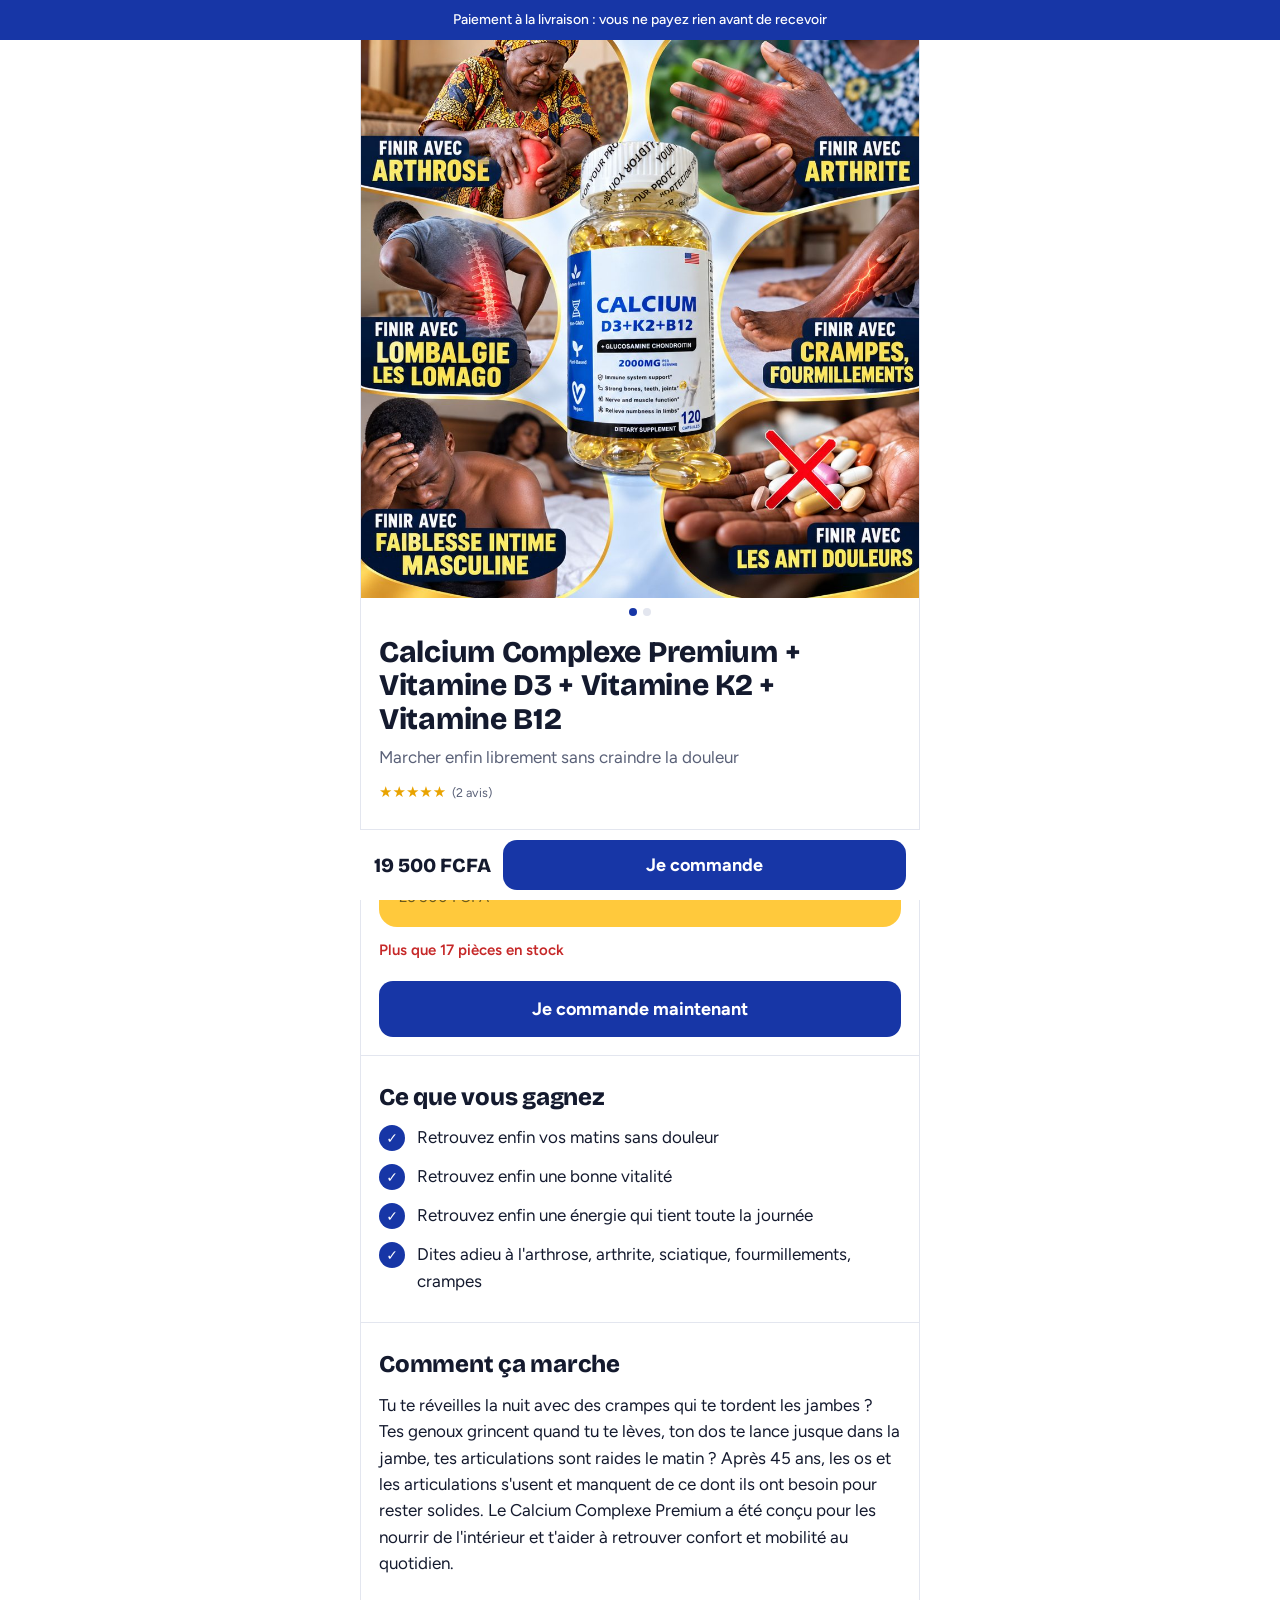
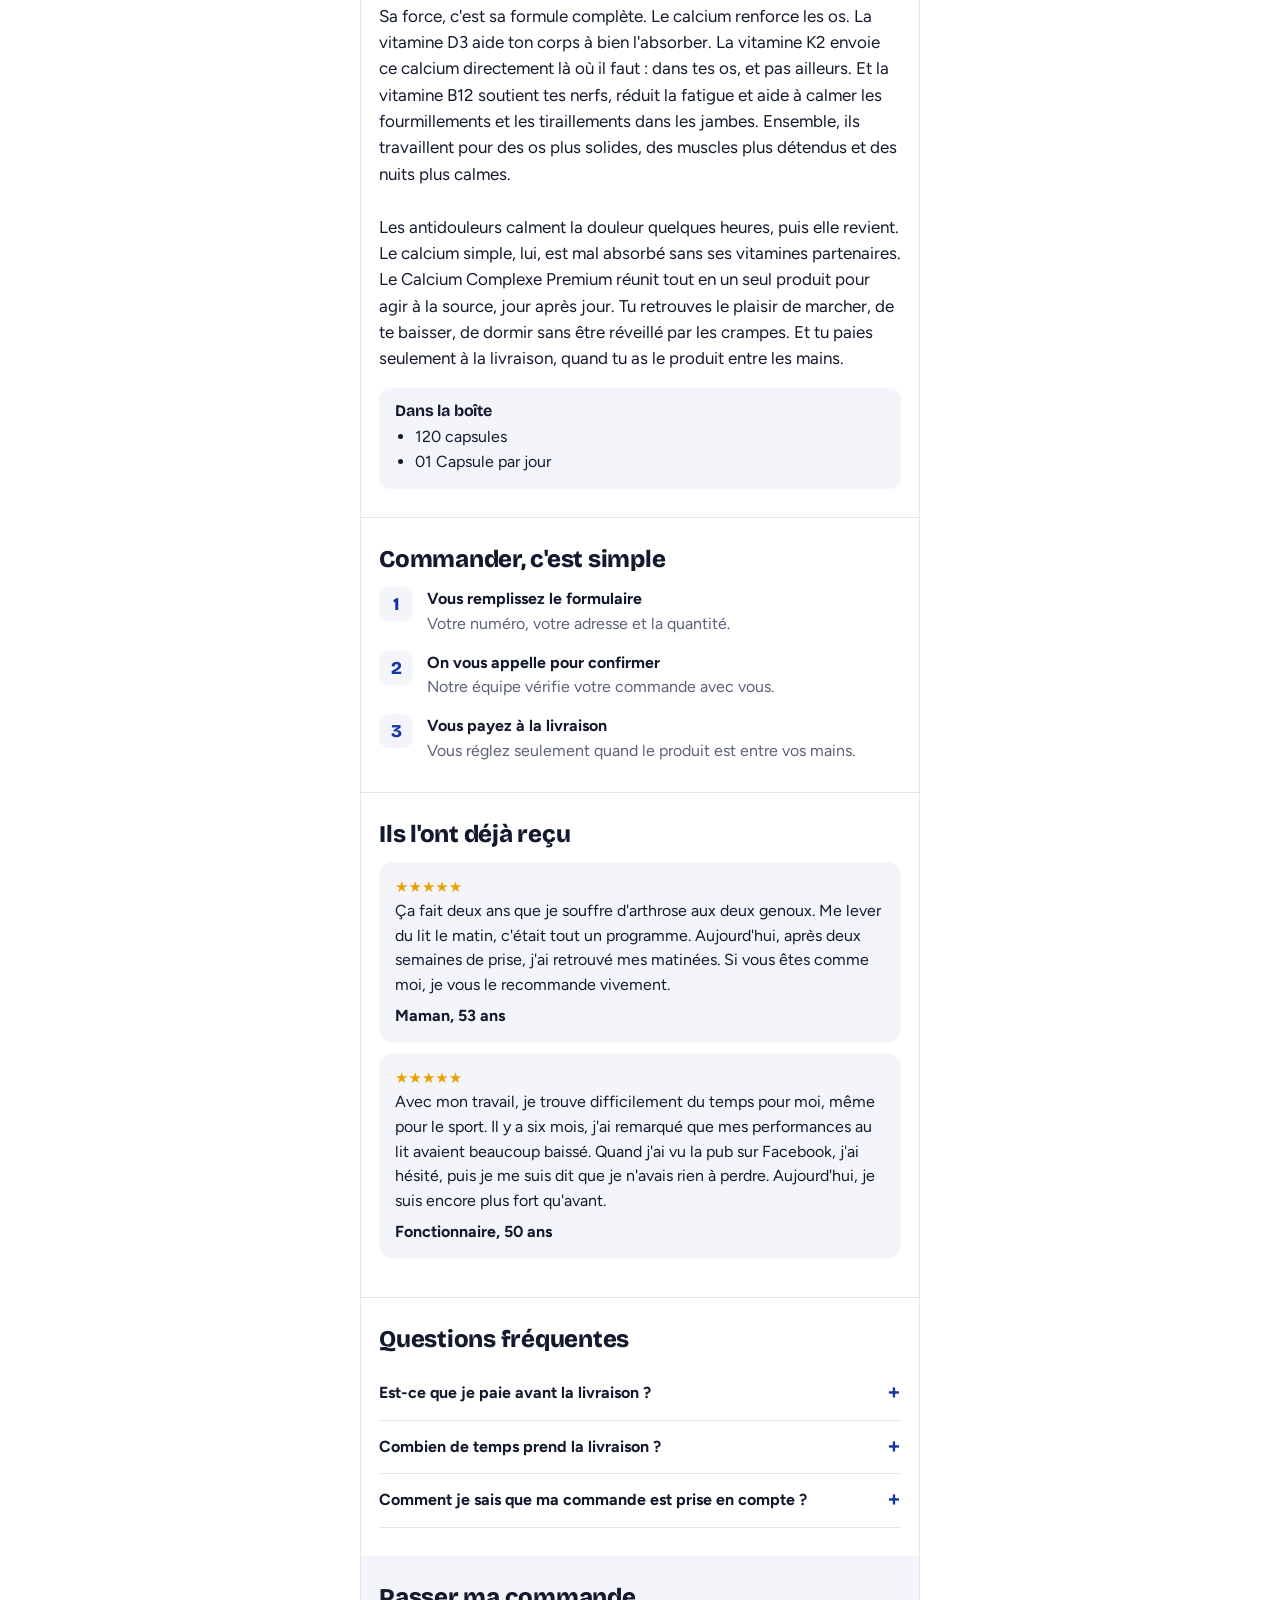
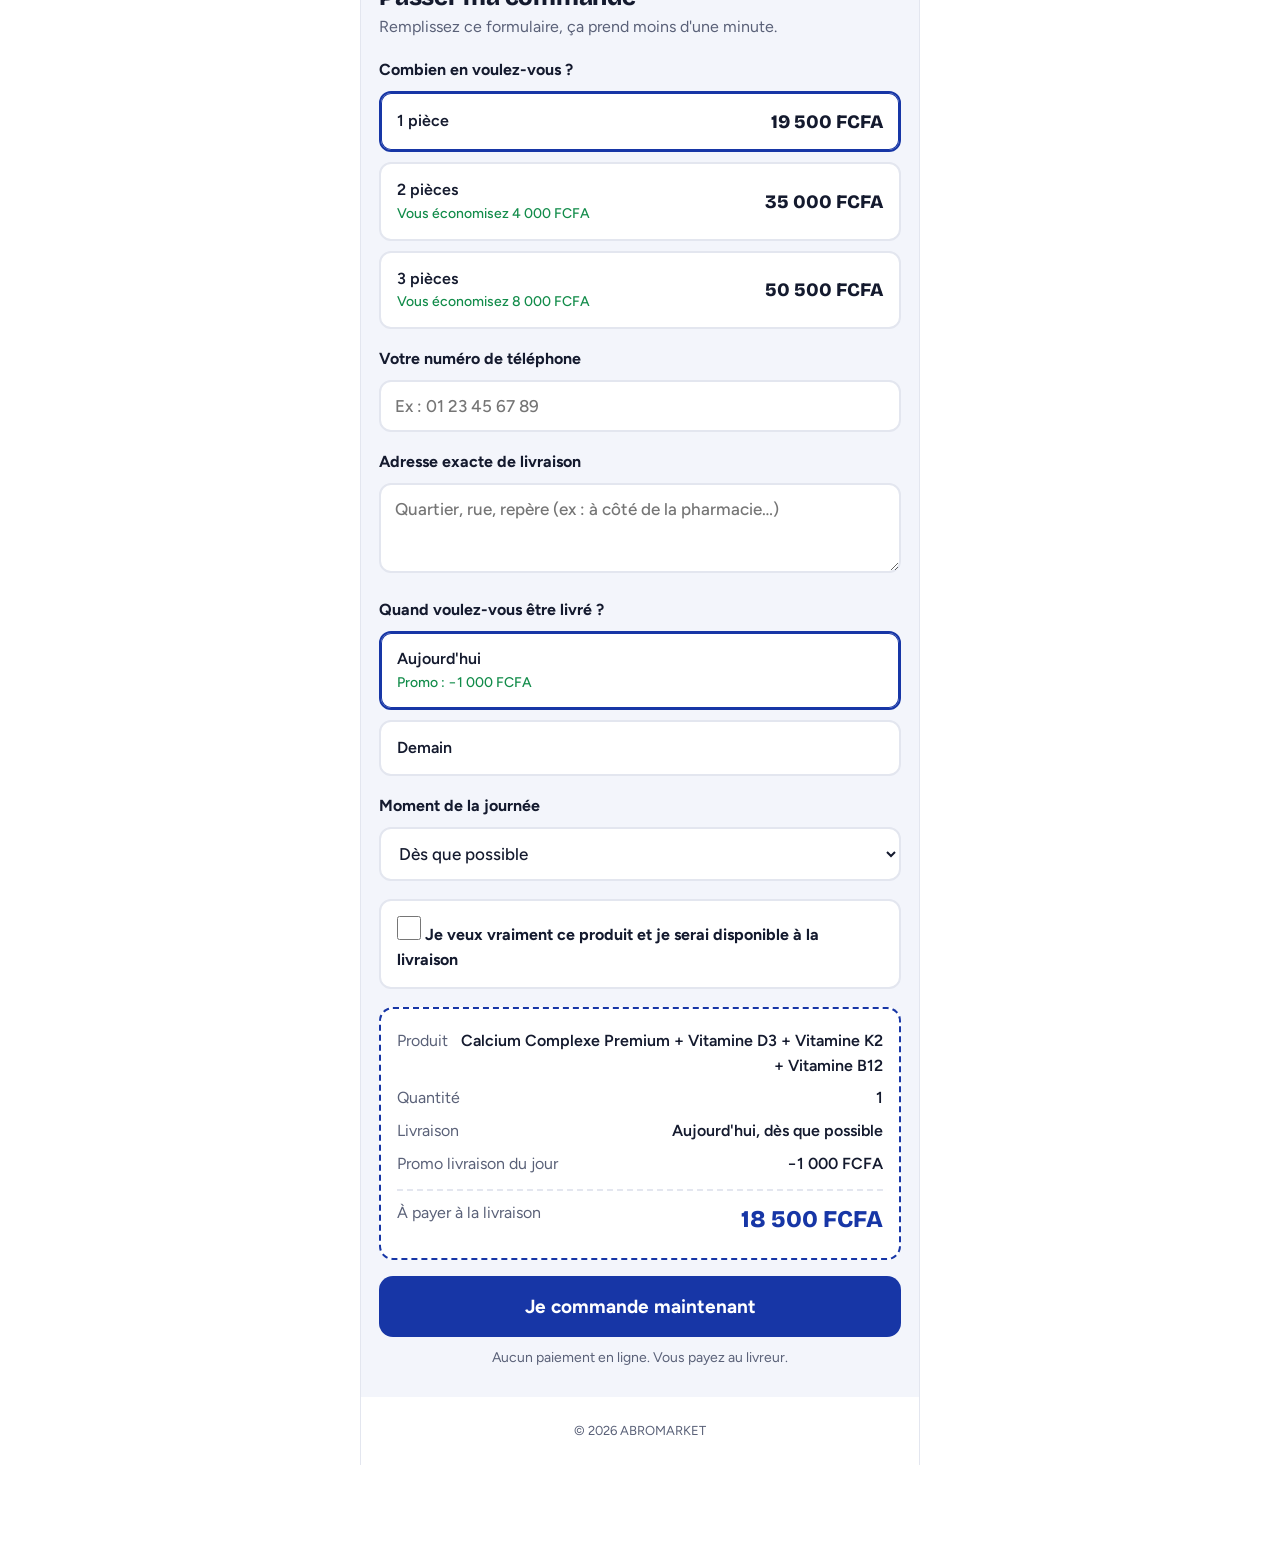
<file: index.html>
<!DOCTYPE html>
<html lang="fr">
<head>
<meta charset="UTF-8">
<meta name="viewport" content="width=device-width, initial-scale=1">
<title>Commander</title>
<link rel="preconnect" href="https://fonts.googleapis.com">
<link rel="preconnect" href="https://fonts.gstatic.com" crossorigin>
<link href="https://fonts.googleapis.com/css2?family=Bricolage+Grotesque:opsz,wght@12..96,600;12..96,800&family=Figtree:wght@400;500;700&display=swap" rel="stylesheet">

<script>
/* ==============================================================
   ✏️  MODIFIE UNIQUEMENT CETTE PARTIE POUR CHANGER DE PRODUIT
   Garde les guillemets "..." et les virgules à la fin des lignes.
   ============================================================== */
const CONFIG = {
  whatsapp: "2290150420757",   // ton numéro WhatsApp, sans + ni espaces
  boutique: "ABROMARKET",
  devise: "FCFA",
  couleur: "#1736A6",           // couleur principale de la page

  produit: {
    nom: "Calcium Complexe Premium + Vitamine D3 + Vitamine K2 + Vitamine B12",
    accroche: "Marcher enfin librement sans craindre la douleur",
    // Liens de tes photos (ex : "https://i.postimg.cc/xxxx/photo1.jpg")
    // ou noms de fichiers placés à côté de index.html (ex : "photo1.jpg")
    photos: [
      "photo1.jpg",
      "photo2.jpg",
    ],
    avantages: [
      "Retrouvez enfin vos matins sans douleur",
      "Retrouvez enfin une bonne vitalité",
      "Retrouvez enfin une énergie qui tient toute la journée",
      "Dites adieu à l'arthrose, arthrite, sciatique, fourmillements, crampes",
    ],
    // Le texte de la description se met entre les accents graves ` ` (tu peux sauter des lignes)
    description: `Tu te réveilles la nuit avec des crampes qui te tordent les jambes ? Tes genoux grincent quand tu te lèves, ton dos te lance jusque dans la jambe, tes articulations sont raides le matin ? Après 45 ans, les os et les articulations s'usent et manquent de ce dont ils ont besoin pour rester solides. Le Calcium Complexe Premium a été conçu pour les nourrir de l'intérieur et t'aider à retrouver confort et mobilité au quotidien.

Sa force, c'est sa formule complète. Le calcium renforce les os. La vitamine D3 aide ton corps à bien l'absorber. La vitamine K2 envoie ce calcium directement là où il faut : dans tes os, et pas ailleurs. Et la vitamine B12 soutient tes nerfs, réduit la fatigue et aide à calmer les fourmillements et les tiraillements dans les jambes. Ensemble, ils travaillent pour des os plus solides, des muscles plus détendus et des nuits plus calmes.

Les antidouleurs calment la douleur quelques heures, puis elle revient. Le calcium simple, lui, est mal absorbé sans ses vitamines partenaires. Le Calcium Complexe Premium réunit tout en un seul produit pour agir à la source, jour après jour. Tu retrouves le plaisir de marcher, de te baisser, de dormir sans être réveillé par les crampes. Et tu paies seulement à la livraison, quand tu as le produit entre les mains.`,
    contenuBoite: [
      "120 capsules",
      "01 Capsule par jour",
    ],
  },

  // Prix pour 1, 2 et 3 pièces. ancienPrix = prix barré (mets 0 pour le cacher)
  prix: [
    { quantite: 1, prix: 19500,  ancienPrix: 26500 },
    { quantite: 2, prix: 35000, ancienPrix: 49500 },
    { quantite: 3, prix: 50500, ancienPrix: 55500 },
  ],

  promoAujourdhui: 1000,  // réduction si livraison aujourd'hui (0 = pas de promo)
  stockRestant: 17,        // mets null pour cacher le stock

  avis: [
    { nom: "Maman, 53 ans", texte: "Ça fait deux ans que je souffre d'arthrose aux deux genoux. Me lever du lit le matin, c'était tout un programme. Aujourd'hui, après deux semaines de prise, j'ai retrouvé mes matinées. Si vous êtes comme moi, je vous le recommande vivement.", note: 5 },
    { nom: "Fonctionnaire, 50 ans", texte: "Avec mon travail, je trouve difficilement du temps pour moi, même pour le sport. Il y a six mois, j'ai remarqué que mes performances au lit avaient beaucoup baissé. Quand j'ai vu la pub sur Facebook, j'ai hésité, puis je me suis dit que je n'avais rien à perdre. Aujourd'hui, je suis encore plus fort qu'avant.", note: 5 },
  ],

  faq: [
    { q: "Est-ce que je paie avant la livraison ?", r: "Non. Vous payez uniquement quand le livreur vous remet le produit." },
    { q: "Combien de temps prend la livraison ?", r: "Aujourd'hui ou demain, selon ce que vous choisissez dans le formulaire." },
    { q: "Comment je sais que ma commande est prise en compte ?", r: "Après votre commande, notre équipe vous appelle pour confirmer avant la livraison." },
  ],

  pixelFacebook: "",  // ID de ton pixel Meta (facultatif)
  pixelTikTok: "",    // ID de ton pixel TikTok (facultatif)
};
/* ================== FIN DE LA PARTIE À MODIFIER ================== */
</script>

<style>
:root{
  --main:#1736A6;
  --sun:#FFC93C;
  --ink:#141A2E;
  --soft:#5A6178;
  --line:#E3E6EF;
  --bg:#FFFFFF;
  --surface:#F3F5FB;
  --ok:#128C4A;
  --err:#C62828;
}
*{box-sizing:border-box;margin:0;padding:0}
html{scroll-behavior:smooth}
body{font-family:"Figtree",system-ui,-apple-system,"Segoe UI",sans-serif;color:var(--ink);background:var(--bg);line-height:1.55;font-size:16px;padding-bottom:84px}
h1,h2,h3{font-family:"Bricolage Grotesque","Figtree",system-ui,sans-serif;line-height:1.12;letter-spacing:-.01em}
img{max-width:100%;display:block}
.wrap{max-width:560px;margin:0 auto}
.topbar{background:var(--main);color:#fff;text-align:center;font-size:14px;font-weight:500;padding:9px 16px}

/* Galerie */
.gallery{position:relative;background:var(--surface)}
.slides{display:flex;overflow-x:auto;scroll-snap-type:x mandatory;scrollbar-width:none}
.slides::-webkit-scrollbar{display:none}
.slides img{flex:0 0 100%;width:100%;aspect-ratio:1/1;object-fit:cover;scroll-snap-align:center}
.dots{display:flex;gap:6px;justify-content:center;padding:10px 0 0}
.dots span{width:8px;height:8px;border-radius:50%;background:var(--line);transition:background .2s}
.dots span.on{background:var(--main)}

/* Intro */
.intro{padding:20px 18px 8px}
.intro h1{font-size:30px;font-weight:800}
.intro p{color:var(--soft);margin-top:8px;font-size:17px}
.stars{color:#E9A300;font-size:15px;margin-top:10px}
.stars small{color:var(--soft);margin-left:6px}

/* Bloc prix */
.pricetag{margin:18px 18px 0;background:var(--sun);border-radius:18px;padding:18px 20px;display:flex;align-items:center;justify-content:space-between;gap:12px;position:relative}
.pricetag::before{content:"";position:absolute;left:-7px;top:50%;width:14px;height:14px;margin-top:-7px;background:var(--bg);border-radius:50%}
.pricetag .now{font-family:"Bricolage Grotesque",sans-serif;font-size:34px;font-weight:800;line-height:1}
.pricetag .old{text-decoration:line-through;color:#6B5A1E;font-size:15px;margin-top:4px}
.pricetag .off{background:var(--ink);color:#fff;font-weight:700;border-radius:999px;padding:6px 12px;font-size:15px;white-space:nowrap}
.stock{margin:12px 18px 0;font-size:15px;color:var(--err);font-weight:600}
.cta{display:block;width:calc(100% - 36px);margin:18px;background:var(--main);color:#fff;border:0;border-radius:14px;padding:17px;font:700 18px "Figtree",sans-serif;text-align:center;text-decoration:none;cursor:pointer}
.cta:focus-visible,button:focus-visible,input:focus-visible,textarea:focus-visible,select:focus-visible,summary:focus-visible{outline:3px solid var(--sun);outline-offset:2px}

/* Sections */
section{padding:28px 18px;border-top:1px solid var(--line)}
section h2{font-size:24px;font-weight:800;margin-bottom:14px}
.perks{list-style:none;display:grid;gap:12px}
.perks li{display:flex;gap:12px;align-items:flex-start;font-size:17px}
.perks li::before{content:"✓";flex:0 0 26px;height:26px;border-radius:50%;background:var(--main);color:#fff;display:grid;place-items:center;font-weight:700;font-size:14px;margin-top:1px}
.desc{font-size:17px;white-space:pre-line}
.box{margin-top:16px;background:var(--surface);border-radius:12px;padding:14px 16px}
.box h3{font-size:16px;margin-bottom:6px}
.box ul{padding-left:20px}
.steps{list-style:none;counter-reset:s;display:grid;gap:14px}
.steps li{counter-increment:s;display:flex;gap:14px;align-items:flex-start}
.steps li::before{content:counter(s);flex:0 0 34px;height:34px;border-radius:10px;background:var(--surface);color:var(--main);font:800 18px "Bricolage Grotesque",sans-serif;display:grid;place-items:center}
.steps b{display:block}
.steps span{color:var(--soft)}
.review{background:var(--surface);border-radius:14px;padding:14px 16px;margin-bottom:10px}
.review .who{font-weight:700;margin-top:6px}
details{border-bottom:1px solid var(--line);padding:14px 0}
summary{font-weight:700;cursor:pointer;list-style:none;display:flex;justify-content:space-between;gap:10px}
summary::-webkit-details-marker{display:none}
summary::after{content:"+";font-size:22px;line-height:1;color:var(--main)}
details[open] summary::after{content:"−"}
details p{color:var(--soft);margin-top:8px}

/* Formulaire */
#commande{background:var(--surface);border-top:0}
#commande h2{margin-bottom:4px}
#commande .sub{color:var(--soft);margin-bottom:18px}
.field{margin-bottom:18px}
.field > label,.legend{display:block;font-weight:700;margin-bottom:8px}
input[type=tel],textarea,select{width:100%;border:2px solid var(--line);border-radius:12px;padding:14px;font:500 17px "Figtree",sans-serif;background:#fff;color:var(--ink)}
textarea{min-height:90px;resize:vertical}
input:focus,textarea:focus,select:focus{border-color:var(--main);outline:none}
.choices{display:grid;gap:10px}
.choice{position:relative}
.choice input{position:absolute;opacity:0;pointer-events:none}
.choice label{display:flex;justify-content:space-between;align-items:center;gap:10px;background:#fff;border:2px solid var(--line);border-radius:12px;padding:14px 16px;cursor:pointer;font-weight:600}
.choice label small{display:block;font-weight:500;color:var(--ok);font-size:14px}
.choice label .p{font-family:"Bricolage Grotesque",sans-serif;font-weight:800;font-size:19px;white-space:nowrap}
.choice input:checked + label{border-color:var(--main);box-shadow:inset 0 0 0 1px var(--main)}
.choice input:focus-visible + label{outline:3px solid var(--sun);outline-offset:2px}
.confirm{display:flex;gap:12px;align-items:flex-start;background:#fff;border:2px solid var(--line);border-radius:12px;padding:14px 16px;cursor:pointer;font-weight:700}
.confirm input{width:24px;height:24px;accent-color:var(--main);flex:0 0 24px;margin-top:1px}
.error{color:var(--err);font-size:14px;font-weight:600;margin-top:6px;display:none}
.field.bad .error{display:block}
.field.bad input[type=tel],.field.bad textarea,.field.bad .confirm{border-color:var(--err)}

/* Ticket récapitulatif */
.ticket{background:#fff;border:2px dashed var(--main);border-radius:14px;padding:16px;margin:6px 0 16px}
.ticket .row{display:flex;justify-content:space-between;gap:12px;padding:4px 0}
.ticket .row span:first-child{color:var(--soft)}
.ticket .row span:last-child{text-align:right;font-weight:600}
.ticket .total{border-top:2px dashed var(--line);margin-top:8px;padding-top:10px}
.ticket .total span:last-child{font-family:"Bricolage Grotesque",sans-serif;font-size:24px;font-weight:800;color:var(--main)}
.order-btn{width:100%;margin:0;font-size:19px;padding:19px}
.reassure{text-align:center;color:var(--soft);font-size:14px;margin-top:10px}
footer{text-align:center;color:var(--soft);font-size:13px;padding:24px 18px}

/* Barre fixe en bas */
.sticky{position:fixed;left:0;right:0;bottom:0;background:#fff;border-top:1px solid var(--line);padding:10px 14px;display:flex;gap:12px;align-items:center;z-index:20;transition:transform .25s}
.sticky.hide{transform:translateY(110%)}
.sticky .sp{font-family:"Bricolage Grotesque",sans-serif;font-weight:800;font-size:20px;white-space:nowrap}
.sticky .cta{margin:0;width:auto;flex:1;padding:14px}

/* Fenêtre de confirmation */
.overlay{position:fixed;inset:0;background:rgba(20,26,46,.6);display:none;align-items:center;justify-content:center;padding:20px;z-index:50}
.overlay.show{display:flex}
.modal{background:#fff;border-radius:18px;padding:24px 20px;max-width:400px;width:100%;text-align:center}
.modal .big{font-size:44px}
.modal h3{font-size:22px;margin:8px 0}
.modal p{color:var(--soft);margin-bottom:16px}
.wa{display:block;background:#25D366;color:#fff;text-decoration:none;border-radius:12px;padding:16px;font-weight:700;font-size:17px}

@media (prefers-reduced-motion:reduce){html{scroll-behavior:auto}*{transition:none!important}}
@media (min-width:600px){.wrap{border-left:1px solid var(--line);border-right:1px solid var(--line)}.sticky{max-width:560px;margin:0 auto}}
</style>
</head>
<body>

<div class="topbar">Paiement à la livraison : vous ne payez rien avant de recevoir</div>

<main class="wrap">
  <div class="gallery">
    <div class="slides" id="slides"></div>
  </div>
  <div class="dots" id="dots"></div>

  <div class="intro">
    <h1 id="pName"></h1>
    <p id="pHook"></p>
    <div class="stars">★★★★★<small id="pStars"></small></div>
  </div>

  <div class="pricetag">
    <div>
      <div class="now" id="pNow"></div>
      <div class="old" id="pOld"></div>
    </div>
    <div class="off" id="pOff"></div>
  </div>
  <p class="stock" id="pStock"></p>
  <a href="#commande" class="cta">Je commande maintenant</a>

  <section>
    <h2>Ce que vous gagnez</h2>
    <ul class="perks" id="pPerks"></ul>
  </section>

  <section>
    <h2>Comment ça marche</h2>
    <p class="desc" id="pDesc"></p>
    <div class="box" id="pBoxWrap">
      <h3>Dans la boîte</h3>
      <ul id="pBox"></ul>
    </div>
  </section>

  <section>
    <h2>Commander, c'est simple</h2>
    <ol class="steps">
      <li><div><b>Vous remplissez le formulaire</b><span>Votre numéro, votre adresse et la quantité.</span></div></li>
      <li><div><b>On vous appelle pour confirmer</b><span>Notre équipe vérifie votre commande avec vous.</span></div></li>
      <li><div><b>Vous payez à la livraison</b><span>Vous réglez seulement quand le produit est entre vos mains.</span></div></li>
    </ol>
  </section>

  <section id="avisWrap">
    <h2>Ils l'ont déjà reçu</h2>
    <div id="pAvis"></div>
  </section>

  <section id="faqWrap">
    <h2>Questions fréquentes</h2>
    <div id="pFaq"></div>
  </section>

  <section id="commande">
    <h2>Passer ma commande</h2>
    <p class="sub">Remplissez ce formulaire, ça prend moins d'une minute.</p>

    <form id="form" novalidate>
      <div class="field" id="fQty">
        <span class="legend">Combien en voulez-vous ?</span>
        <div class="choices" id="qtyChoices"></div>
      </div>

      <div class="field" id="fPhone">
        <label for="phone">Votre numéro de téléphone</label>
        <input type="tel" id="phone" inputmode="tel" autocomplete="tel" placeholder="Ex : 01 23 45 67 89">
        <div class="error">Entrez un numéro valide pour qu'on puisse vous appeler.</div>
      </div>

      <div class="field" id="fAddr">
        <label for="addr">Adresse exacte de livraison</label>
        <textarea id="addr" placeholder="Quartier, rue, repère (ex : à côté de la pharmacie…)"></textarea>
        <div class="error">Précisez votre adresse pour que le livreur vous trouve.</div>
      </div>

      <div class="field" id="fDay">
        <span class="legend">Quand voulez-vous être livré ?</span>
        <div class="choices" id="dayChoices"></div>
      </div>

      <div class="field">
        <label for="slot">Moment de la journée</label>
        <select id="slot">
          <option value="dès que possible">Dès que possible</option>
          <option value="le matin">Le matin (8h – 12h)</option>
          <option value="l'après-midi">L'après-midi (12h – 16h)</option>
          <option value="le soir">Le soir (16h – 20h)</option>
        </select>
      </div>

      <div class="field" id="fOk">
        <label class="confirm"><input type="checkbox" id="ok"> Je veux vraiment ce produit et je serai disponible à la livraison</label>
        <div class="error">Cochez cette case pour confirmer votre commande.</div>
      </div>

      <div class="ticket" aria-live="polite">
        <div class="row"><span>Produit</span><span id="tProd"></span></div>
        <div class="row"><span>Quantité</span><span id="tQty"></span></div>
        <div class="row"><span>Livraison</span><span id="tDay"></span></div>
        <div class="row" id="tPromoRow"><span>Promo livraison du jour</span><span id="tPromo"></span></div>
        <div class="row total"><span>À payer à la livraison</span><span id="tTotal"></span></div>
      </div>

      <button type="submit" class="cta order-btn">Je commande maintenant</button>
      <p class="reassure">Aucun paiement en ligne. Vous payez au livreur.</p>
    </form>
  </section>

  <footer id="foot"></footer>
</main>

<div class="sticky" id="sticky">
  <div class="sp" id="sPrice"></div>
  <a href="#commande" class="cta">Je commande</a>
</div>

<div class="overlay" id="overlay" role="dialog" aria-modal="true" aria-labelledby="mTitle">
  <div class="modal">
    <div class="big">✅</div>
    <h3 id="mTitle">Votre commande est prête</h3>
    <p>WhatsApp va s'ouvrir. Appuyez sur <b>Envoyer</b> pour la valider.</p>
    <a class="wa" id="waLink" href="#">Envoyer ma commande sur WhatsApp</a>
  </div>
</div>

<script>
(function(){
  const C = CONFIG, P = C.produit;
  document.documentElement.style.setProperty('--main', C.couleur);
  document.title = P.nom + ' | ' + C.boutique;
  const $ = id => document.getElementById(id);
  const money = n => Number(n).toLocaleString('fr-FR').replace(/[\u202f\u00a0]/g,' ') + ' ' + C.devise;
  const esc = s => String(s).replace(/[&<>"]/g, c => ({'&':'&amp;','<':'&lt;','>':'&gt;','"':'&quot;'}[c]));

  /* Galerie */
  const ph = 'data:image/svg+xml;utf8,' + encodeURIComponent('<svg xmlns="http://www.w3.org/2000/svg" viewBox="0 0 600 600"><rect width="600" height="600" fill="#E3E6EF"/><text x="300" y="290" font-family="sans-serif" font-size="30" text-anchor="middle" fill="#5A6178">Ajoute tes photos</text><text x="300" y="330" font-family="sans-serif" font-size="22" text-anchor="middle" fill="#5A6178">dans CONFIG → photos</text></svg>');
  const photos = (P.photos && P.photos.length) ? P.photos : [ph];
  $('slides').innerHTML = photos.map((src,i) => `<img src="${esc(src)}" alt="${esc(P.nom)} photo ${i+1}" ${i?'loading="lazy"':''}>`).join('');
  if (photos.length > 1) {
    $('dots').innerHTML = photos.map((_,i) => `<span class="${i?'':'on'}"></span>`).join('');
    const sl = $('slides');
    sl.addEventListener('scroll', () => {
      const i = Math.round(sl.scrollLeft / sl.clientWidth);
      [...$('dots').children].forEach((d,k) => d.classList.toggle('on', k===i));
    }, {passive:true});
  }

  /* Textes */
  $('pName').textContent = P.nom;
  $('pHook').textContent = P.accroche;
  $('pStars').textContent = C.avis.length ? `(${C.avis.length} avis)` : '';
  const p1 = C.prix[0];
  $('pNow').textContent = money(p1.prix);
  $('sPrice').textContent = money(p1.prix);
  if (p1.ancienPrix > p1.prix) {
    $('pOld').textContent = money(p1.ancienPrix);
    $('pOff').textContent = '−' + Math.round((1 - p1.prix/p1.ancienPrix)*100) + ' %';
  } else { $('pOld').remove(); $('pOff').remove(); }
  if (C.stockRestant) $('pStock').textContent = `Plus que ${C.stockRestant} pièces en stock`; else $('pStock').remove();
  $('pPerks').innerHTML = P.avantages.map(a => `<li>${esc(a)}</li>`).join('');
  $('pDesc').textContent = P.description;
  if (P.contenuBoite && P.contenuBoite.length) $('pBox').innerHTML = P.contenuBoite.map(x => `<li>${esc(x)}</li>`).join('');
  else $('pBoxWrap').remove();
  if (C.avis.length) $('pAvis').innerHTML = C.avis.map(a => `<div class="review"><div class="stars" style="margin:0">${'★'.repeat(a.note||5)}</div><p>${esc(a.texte)}</p><div class="who">${esc(a.nom)}</div></div>`).join('');
  else $('avisWrap').remove();
  if (C.faq.length) $('pFaq').innerHTML = C.faq.map(f => `<details><summary>${esc(f.q)}</summary><p>${esc(f.r)}</p></details>`).join('');
  else $('faqWrap').remove();
  $('foot').textContent = '© ' + new Date().getFullYear() + ' ' + C.boutique;

  /* Choix quantité */
  $('qtyChoices').innerHTML = C.prix.map((o,i) => {
    const save = o.quantite > 1 ? (p1.prix*o.quantite - o.prix) : 0;
    return `<div class="choice"><input type="radio" name="qty" id="q${i}" value="${i}" ${i?'':'checked'}>
      <label for="q${i}"><span>${o.quantite} pièce${o.quantite>1?'s':''}${save>0?`<small>Vous économisez ${money(save)}</small>`:''}</span><span class="p">${money(o.prix)}</span></label></div>`;
  }).join('');

  /* Choix du jour */
  const promo = Number(C.promoAujourdhui) || 0;
  $('dayChoices').innerHTML = `
    <div class="choice"><input type="radio" name="day" id="d0" value="today" checked>
      <label for="d0"><span>Aujourd'hui${promo?`<small>Promo : −${money(promo)}</small>`:''}</span></label></div>
    <div class="choice"><input type="radio" name="day" id="d1" value="tomorrow">
      <label for="d1"><span>Demain</span></label></div>`;

  /* Calcul */
  function state(){
    const o = C.prix[Number(document.querySelector('input[name=qty]:checked').value)];
    const today = document.querySelector('input[name=day]:checked').value === 'today';
    const disc = today ? promo : 0;
    return { o, today, disc, total: Math.max(0, o.prix - disc) };
  }
  function update(){
    const s = state();
    $('tProd').textContent = P.nom;
    $('tQty').textContent = s.o.quantite;
    $('tDay').textContent = (s.today ? "Aujourd'hui" : 'Demain') + ', ' + $('slot').value;
    $('tPromoRow').style.display = s.disc ? 'flex' : 'none';
    $('tPromo').textContent = '−' + money(s.disc);
    $('tTotal').textContent = money(s.total);
  }
  $('form').addEventListener('change', update);
  update();

  /* Barre fixe : cachée quand le formulaire est visible */
  if ('IntersectionObserver' in window) {
    new IntersectionObserver(e => $('sticky').classList.toggle('hide', e[0].isIntersecting), {threshold:.05}).observe($('commande'));
  }

  /* Pixels */
  if (C.pixelFacebook) {
    !function(f,b,e,v,n,t,s){if(f.fbq)return;n=f.fbq=function(){n.callMethod?n.callMethod.apply(n,arguments):n.queue.push(arguments)};if(!f._fbq)f._fbq=n;n.push=n;n.loaded=!0;n.version='2.0';n.queue=[];t=b.createElement(e);t.async=!0;t.src=v;s=b.getElementsByTagName(e)[0];s.parentNode.insertBefore(t,s)}(window,document,'script','https://connect.facebook.net/en_US/fbevents.js');
    fbq('init', C.pixelFacebook); fbq('track','PageView');
  }
  if (C.pixelTikTok) {
    !function(w,d,t){w.TiktokAnalyticsObject=t;var ttq=w[t]=w[t]||[];ttq.methods=["page","track","identify","instances","debug","on","off","once","ready","alias","group","enableCookie","disableCookie"];ttq.setAndDefer=function(t,e){t[e]=function(){t.push([e].concat(Array.prototype.slice.call(arguments,0)))}};for(var i=0;i<ttq.methods.length;i++)ttq.setAndDefer(ttq,ttq.methods[i]);ttq.instance=function(t){for(var e=ttq._i[t]||[],n=0;n<ttq.methods.length;n++)ttq.setAndDefer(e,ttq.methods[n]);return e};ttq.load=function(e,n){var i="https://analytics.tiktok.com/i18n/pixel/events.js";ttq._i=ttq._i||{};ttq._i[e]=[];ttq._i[e]._u=i;ttq._t=ttq._t||{};ttq._t[e]=+new Date;ttq._o=ttq._o||{};ttq._o[e]=n||{};var o=d.createElement("script");o.type="text/javascript";o.async=!0;o.src=i+"?sdkid="+e+"&lib="+t;var a=d.getElementsByTagName("script")[0];a.parentNode.insertBefore(o,a)};ttq.load(C.pixelTikTok);ttq.page()}(window,document,'ttq');
  }

  /* Envoi */
  function setBad(id, bad){ $(id).classList.toggle('bad', bad); return bad; }
  $('form').addEventListener('submit', e => {
    e.preventDefault();
    const phone = $('phone').value.trim();
    const addr = $('addr').value.trim();
    const b1 = setBad('fPhone', phone.replace(/\D/g,'').length < 8);
    const b2 = setBad('fAddr', addr.length < 5);
    const b3 = setBad('fOk', !$('ok').checked);
    if (b1 || b2 || b3) { document.querySelector('.field.bad').scrollIntoView({behavior:'smooth', block:'center'}); return; }

    const s = state();
    const d = new Date();
    const num = C.boutique.slice(0,2).toUpperCase() + String(d.getDate()).padStart(2,'0') + String(d.getMonth()+1).padStart(2,'0') + '-' + Math.floor(100 + Math.random()*900);
    const msg =
`Commande confirmée ✅ n°${num}
Produit : ${P.nom}
Quantité : ${s.o.quantite}
Numéro : ${phone}
Adresse de la livraison : ${addr}
Le prix à payer : ${money(s.total)}${s.disc ? ' (promo appliquée)' : ''}
Heure de la livraison : ${s.today ? "Aujourd'hui" : 'Demain'}, ${$('slot').value}`;

    const url = 'https://wa.me/' + C.whatsapp.replace(/\D/g,'') + '?text=' + encodeURIComponent(msg);

    if (window.fbq) fbq('track','Purchase',{value:s.total,currency:'XOF',num_items:s.o.quantite});
    if (window.ttq) ttq.track('PlaceAnOrder',{value:s.total,currency:'XOF',quantity:s.o.quantite});

    $('waLink').href = url;
    $('overlay').classList.add('show');
    setTimeout(() => { window.location.href = url; }, 1500);
  });
})();
</script>
</body>
</html>
</file>
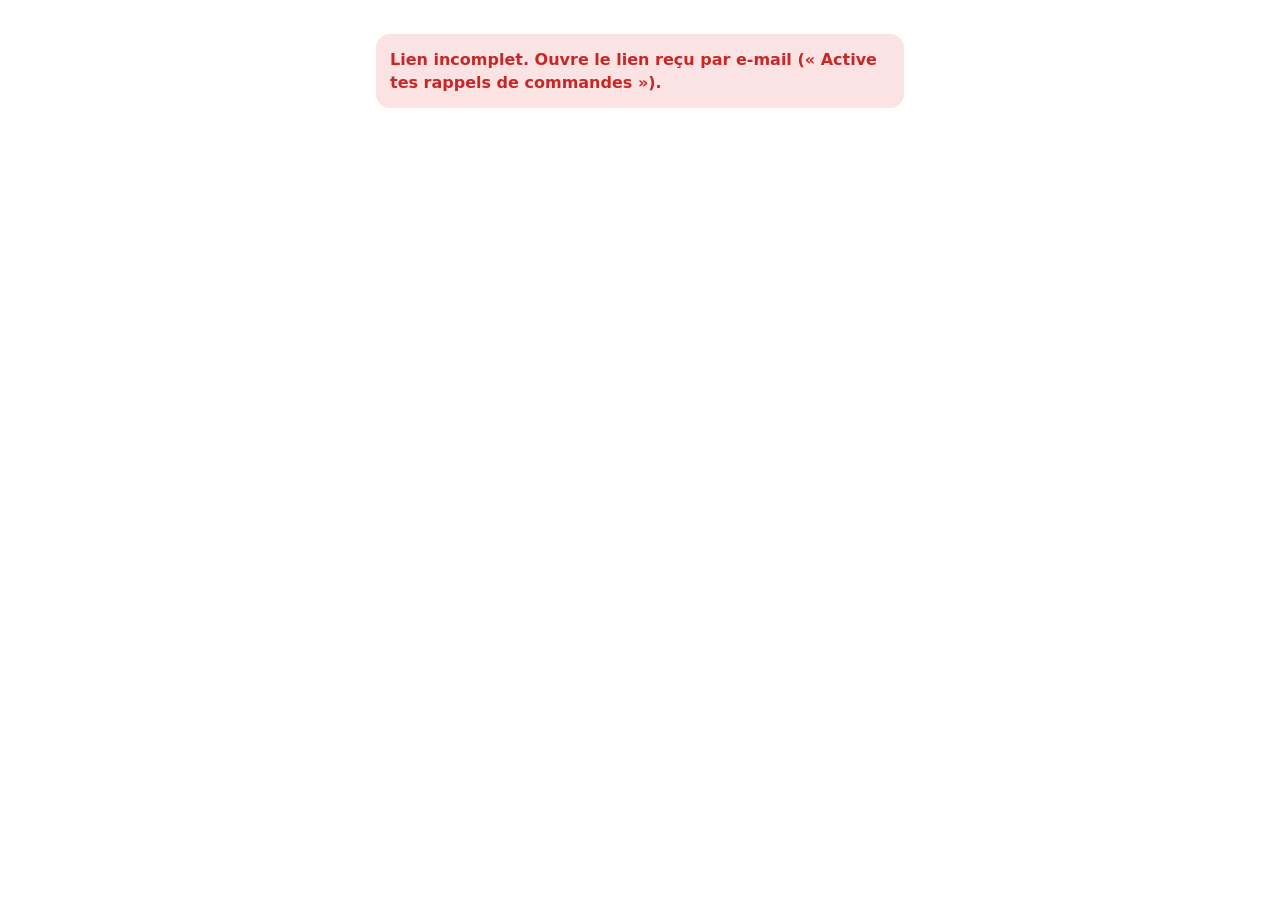
<file: agence/index.html>
<!doctype html>
<html lang="fr">
<head>
<meta charset="utf-8">
<script>
/* Déménagement depuis l'ancienne adresse : tes réglages (connexion, boutique choisie…) arrivent avec toi, une seule fois */
(function(){ var m = location.hash.match(/^#migr=([^&]*)(?:&ancre=(.*))?$/); if (!m) return;
  try { var d = JSON.parse(decodeURIComponent(escape(atob(decodeURIComponent(m[1])))));
    Object.keys(d).forEach(function(k){ if (localStorage.getItem(k) === null) localStorage.setItem(k, d[k]); }); } catch(e){}
  try { history.replaceState(null, '', location.pathname + location.search + (m[2] ? '#' + decodeURIComponent(m[2]) : '')); } catch(e){}
})();
</script>

<meta name="viewport" content="width=device-width, initial-scale=1, viewport-fit=cover">
<title>Rappels de commandes</title>
<meta name="robots" content="noindex">
<meta name="theme-color" content="#2350D8">
<link rel="manifest" href="manifest.webmanifest">
<link rel="icon" href="icon-192.png">
<link rel="apple-touch-icon" href="icon-192.png">
<script>window.OneSignalDeferred = window.OneSignalDeferred || [];</script>
<script src="https://cdn.onesignal.com/sdks/web/v16/OneSignalSDK.page.js" defer></script>
<style>
:root{--main:#2350D8;--ink:#141A2E;--soft:#5A6178;--line:#E3E6EF;--surface:#F3F5FB;--ok:#12A150;--okbg:#DDF5E7;--err:#C62828;--sun:#FFC93C}
*{box-sizing:border-box;margin:0;padding:0}
body{font-family:system-ui,-apple-system,"Segoe UI",Roboto,sans-serif;color:var(--ink);background:#fff;line-height:1.45;font-size:16px}
.wrap{max-width:560px;margin:0 auto;padding:calc(env(safe-area-inset-top) + 18px) 16px 40px}
.top{display:flex;gap:12px;align-items:center}
.top img{width:48px;height:48px;border-radius:12px}
h1{font-size:22px;line-height:1.2}
.sub{color:var(--soft);font-size:14px}
.card{border:1px solid var(--line);border-radius:16px;padding:16px;margin-top:16px}
.etat{display:flex;gap:10px;align-items:flex-start;border-radius:14px;padding:14px;margin-top:16px;background:var(--surface)}
.etat.ok{background:var(--okbg)}
.etat b{display:block}
.btn{display:block;width:100%;border:0;border-radius:999px;padding:15px;font-size:17px;font-weight:800;text-align:center;text-decoration:none;cursor:pointer;margin-top:12px}
.btn.bleu{background:var(--main);color:#fff}
.btn.gris{background:var(--surface);color:var(--ink)}
.btn:disabled{opacity:.5}
h2{font-size:17px;margin-bottom:6px}
.item{display:flex;justify-content:space-between;gap:10px;align-items:center;padding:10px 0;border-top:1px solid var(--line)}
.item:first-of-type{border-top:0}
.item b{display:block;font-size:15px}
.item small{color:var(--soft);font-size:13px}
.item a{flex:0 0 auto;background:var(--okbg);color:#0B6B35;font-weight:800;text-decoration:none;border-radius:999px;padding:8px 12px;font-size:14px}
.tag{display:inline-block;background:#FFF3CD;color:#7A5A00;border-radius:999px;padding:1px 8px;font-size:12px;font-weight:700;margin-left:4px}
.ios{background:#FFF8E1;border-radius:14px;padding:14px;margin-top:14px;font-size:15px}
.ios ol{margin:6px 0 0 20px}
.vide{color:var(--soft);font-size:14px}
.err{background:#FBE3E3;color:var(--err);border-radius:14px;padding:14px;margin-top:16px;font-weight:700}
</style>
</head>
<body>
<div class="wrap" id="app"><p class="sub">Chargement…</p></div>
<script>
const API = "https://script.google.com/macros/s/AKfycbwgdtcXlXB9niD3hactnz4SLIrpY_q74iQQZwkr1vrUBjczfCCVWwamG69uqnUQZsba/exec";
(function(){
  const app = document.getElementById('app');
  const esc = s => String(s == null ? '' : s).replace(/[&<>"']/g, c => ({'&': '&amp;', '<': '&lt;', '>': '&gt;', '"': '&quot;', "'": '&#39;'}[c]));
  // Le lien personnel (…?k=…) est gardé : sur iPhone, l'appli ouverte depuis l'écran d'accueil n'a plus le lien
  let k = (new URLSearchParams(location.search).get('k') || '').replace(/[^a-f0-9]/g, '');
  try { if (k) localStorage.setItem('agence_k', k); else k = localStorage.getItem('agence_k') || ''; } catch(e){}
  const ios = /iphone|ipad|ipod/i.test(navigator.userAgent), installe = window.matchMedia('(display-mode: standalone)').matches || navigator.standalone;
  let D = null, osOk = false, osErr = '';
  const appel = async o => { const r = await fetch(API, {method: 'POST', body: JSON.stringify(Object.assign({type: 'agence', k}, o || {}))}); const j = await r.json(); if (!j.ok) throw new Error(j.erreur || 'Erreur'); return j; };
  const tel = t => 'tel:' + String(t || '').replace(/[^\d+]/g, '');
  function dessiner(msg){
    const A = D.aFaire || {rappeler: [], statut: []};
    const liste = (L, vide) => L.length ? L.map(x => `<div class="item"><div><b>${esc(x.nom || 'Sans nom')}${x.relance ? '<span class="tag">Relance</span>' : ''}</b><small>n°${esc(x.numero)} · ${esc(x.produit)}${x.statut ? ' · ' + esc(x.statut) : ''}</small></div>${x.tel ? `<a href="${esc(tel(x.tel))}">Appeler</a>` : ''}</div>`).join('') : `<p class="vide">${vide}</p>`;
    const peut = 'Notification' in window && 'serviceWorker' in navigator;
    app.innerHTML = `<div class="top"><img src="icon-192.png" alt=""><div><h1>Rappels de commandes</h1><p class="sub">${esc(D.boutique)} · ${esc(D.pays)}</p></div></div>
      ${D.actif && osOk ? `<div class="etat ok"><span><svg viewBox="0 0 24 24" width="22" height="22" fill="none" stroke="currentColor" stroke-width="2" stroke-linecap="round" stroke-linejoin="round"><path d="M20 6 9 17l-5-5"/></svg></span><div><b>Rappels activés sur ce téléphone</b><span class="sub">Toutes les 30 min : statuts à changer. Chaque heure : clients à rappeler (de 7 h à 21 h).</span></div></div>`
        : `<div class="etat"><span><svg viewBox="0 0 24 24" width="22" height="22" fill="none" stroke="currentColor" stroke-width="1.8" stroke-linecap="round" stroke-linejoin="round"><path d="M6 8a6 6 0 0 1 12 0c0 7 3 9 3 9H3s3-2 3-9"/><path d="M10.3 21a1.9 1.9 0 0 0 3.4 0"/></svg></span><div><b>Active les rappels (une seule fois)</b><span class="sub">Tu recevras sur ce téléphone, même verrouillé : toutes les 30 min les commandes dont tu dois changer le statut, et chaque heure les clients à rappeler.</span></div></div>
        ${ios && !installe ? `<div class="ios"><b>Sur iPhone, d’abord :</b><ol><li>Touche le bouton <b>Partager</b> (carré avec une flèche) en bas de Safari.</li><li>Choisis <b>« Sur l’écran d’accueil »</b>, puis <b>Ajouter</b>.</li><li>Ouvre <b>Rappels</b> depuis ton écran d’accueil et touche « Activer les rappels ».</li></ol></div>` : ''}
        ${peut ? `<button class="btn bleu" id="act">Activer les rappels</button>` : `<div class="err">Ce navigateur ne peut pas recevoir de notifications. Ouvre ce lien avec Chrome (Android) ou Safari (iPhone).</div>`}`}
      ${msg ? `<div class="err">${esc(msg)}</div>` : ''}
      <div class="card"><h2>Statut à changer (${A.statut.length})</h2><p class="sub" style="margin-bottom:6px">Encore « Nouvelle » depuis plus de 30 min : mets le statut et ce que le client a dit.</p>${liste(A.statut, 'Rien à changer pour le moment.')}</div>
      <div class="card"><h2>Clients à rappeler (${A.rappeler.length})</h2><p class="sub" style="margin-bottom:6px">Ils n’ont pas annulé : à rappeler, demain, WhatsApp, ne décroche pas…</p>${liste(A.rappeler, 'Personne à rappeler pour le moment.')}</div>
      ${D.fichier ? `<a class="btn bleu" href="${esc(D.fichier)}" target="_blank" rel="noopener">Ouvrir ma feuille des commandes</a>` : ''}
      <button class="btn gris" id="maj">↻ Actualiser</button>`;
    const a = document.getElementById('act'); if (a) a.onclick = activer;
    document.getElementById('maj').onclick = () => charger();
  }
  function initOS(){
    return new Promise(ok => {
      if (!D.onesignal){ osErr = 'Notifications pas encore configurées par la boutique.'; ok(false); return; }
      window.OneSignalDeferred.push(async OneSignal => {
        try {
          await OneSignal.init({ appId: D.onesignal, serviceWorkerPath: 'agence/OneSignalSDKWorker.js', serviceWorkerParam: { scope: '/agence/' }, notifyButton: { enable: false },
            welcomeNotification: { title: 'Rappels activés', message: 'Tu seras prévenu pour les clients à rappeler et les statuts à changer.' } });
          osOk = !!(OneSignal.Notifications.permission && OneSignal.User.PushSubscription.optedIn);
          if (osOk){ try { const tg = (OneSignal.User.getTags && OneSignal.User.getTags()) || {}; if (!tg.proprio) await OneSignal.User.addTags({vendoo: 'ag', agence: k}); } catch(x){} if (!D.actif) try { await appel({action: 'abonne'}); D.actif = true; } catch(x){} }
          ok(true);
        } catch(e){ osErr = e && e.message || String(e); ok(false); }
      });
      setTimeout(() => ok(false), 12000);
    });
  }
  async function activer(e){
    const b = e.currentTarget; b.disabled = true; b.textContent = 'Activation…';
    try {
      await new Promise((ok, ko) => window.OneSignalDeferred.push(async OneSignal => {
        try { await OneSignal.Notifications.requestPermission(); await OneSignal.User.PushSubscription.optIn(); const tg = (OneSignal.User.getTags && OneSignal.User.getTags()) || {}; if (!tg.proprio) await OneSignal.User.addTags({vendoo: 'ag', agence: k}); ok(); } catch(x){ ko(x); } }));
      if (!(window.OneSignal && OneSignal.Notifications.permission)) throw new Error('Tu as refusé les notifications. Autorise-les dans les réglages du navigateur pour ce site, puis réessaie.');
      await appel({action: 'abonne'}); D.actif = true; osOk = true; dessiner();
    } catch(x){ b.disabled = false; b.textContent = 'Activer les rappels'; dessiner(x.message || 'Activation impossible. Réessaie.'); }
  }
  async function charger(){
    if (!k){ app.innerHTML = '<div class="err">Lien incomplet. Ouvre le lien reçu par e-mail (« Active tes rappels de commandes »).</div>'; return; }
    try { D = await appel(); } catch(e){ app.innerHTML = `<div class="err">${esc(e.message)}</div>`; return; }
    dessiner(); await initOS(); dessiner(osErr && !osOk && D.actif ? '' : '');
  }
  charger();
})();
</script>
</body>
</html>
</file>
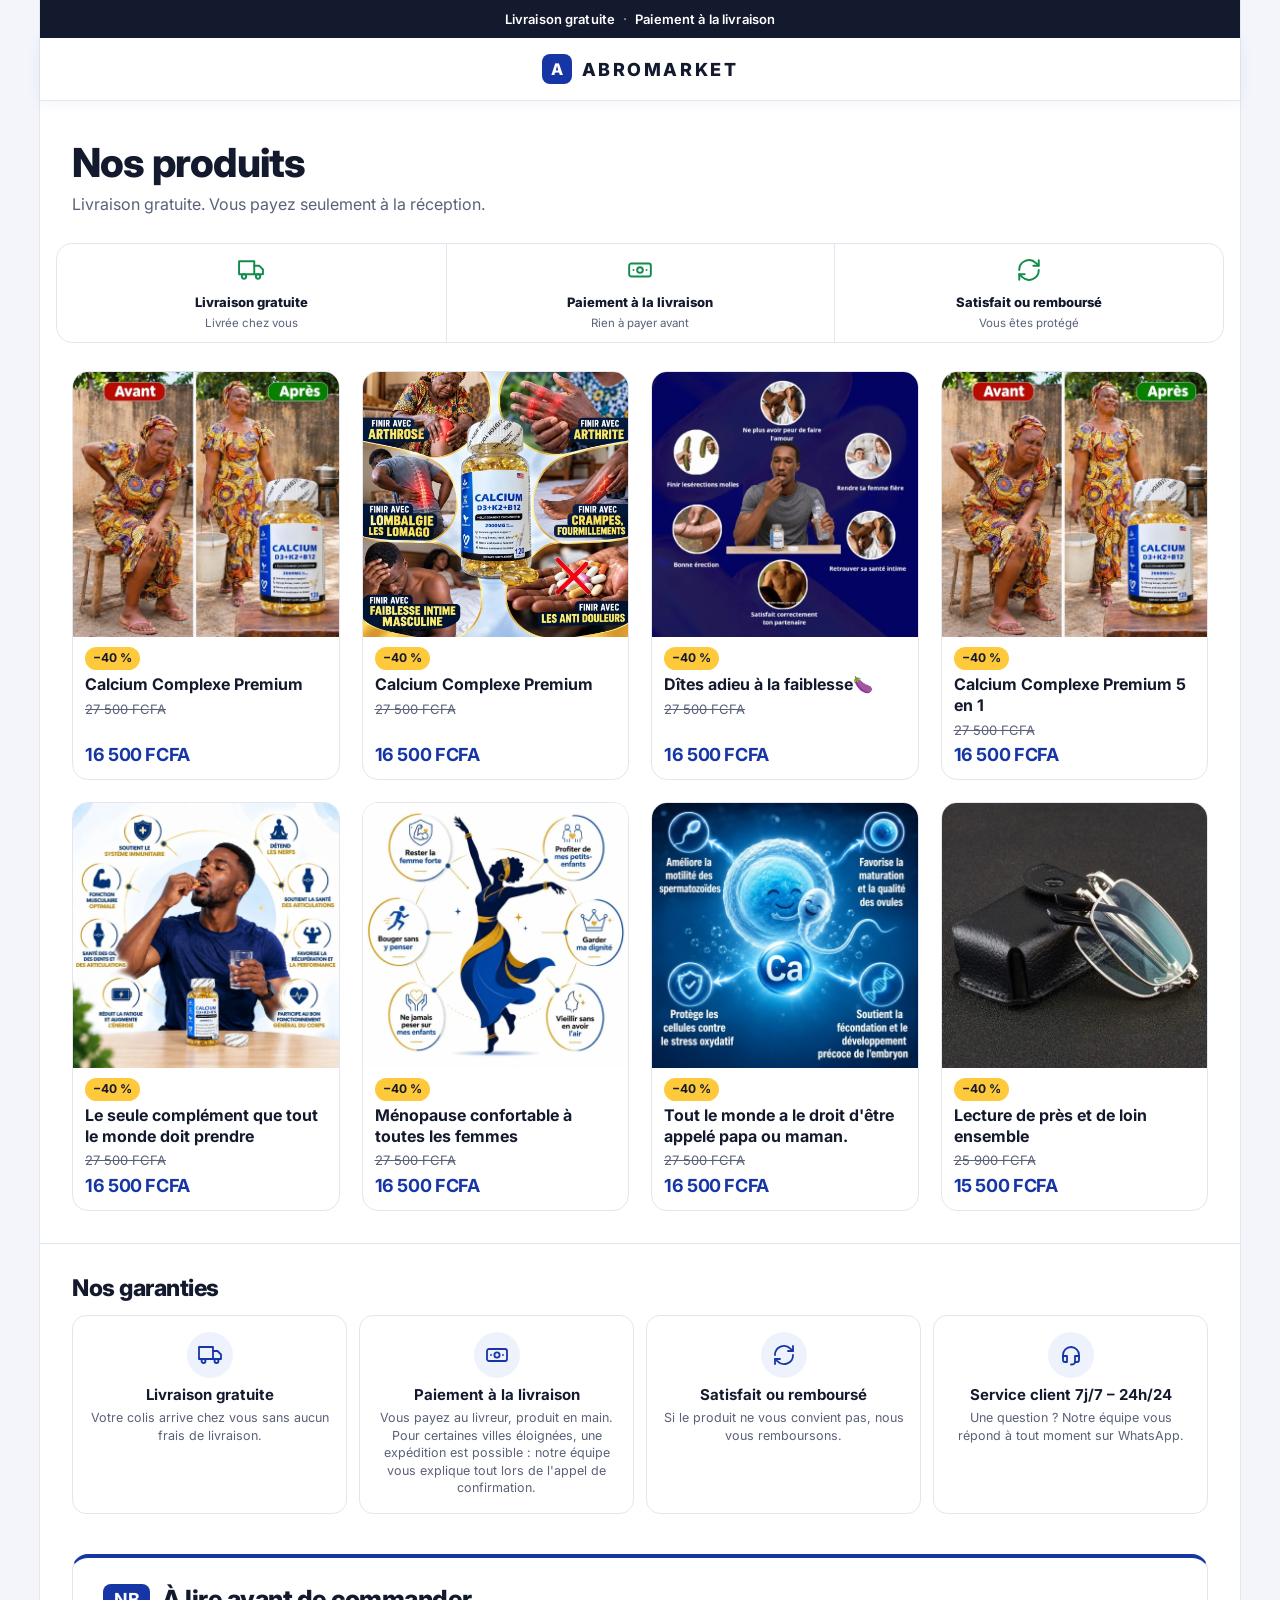
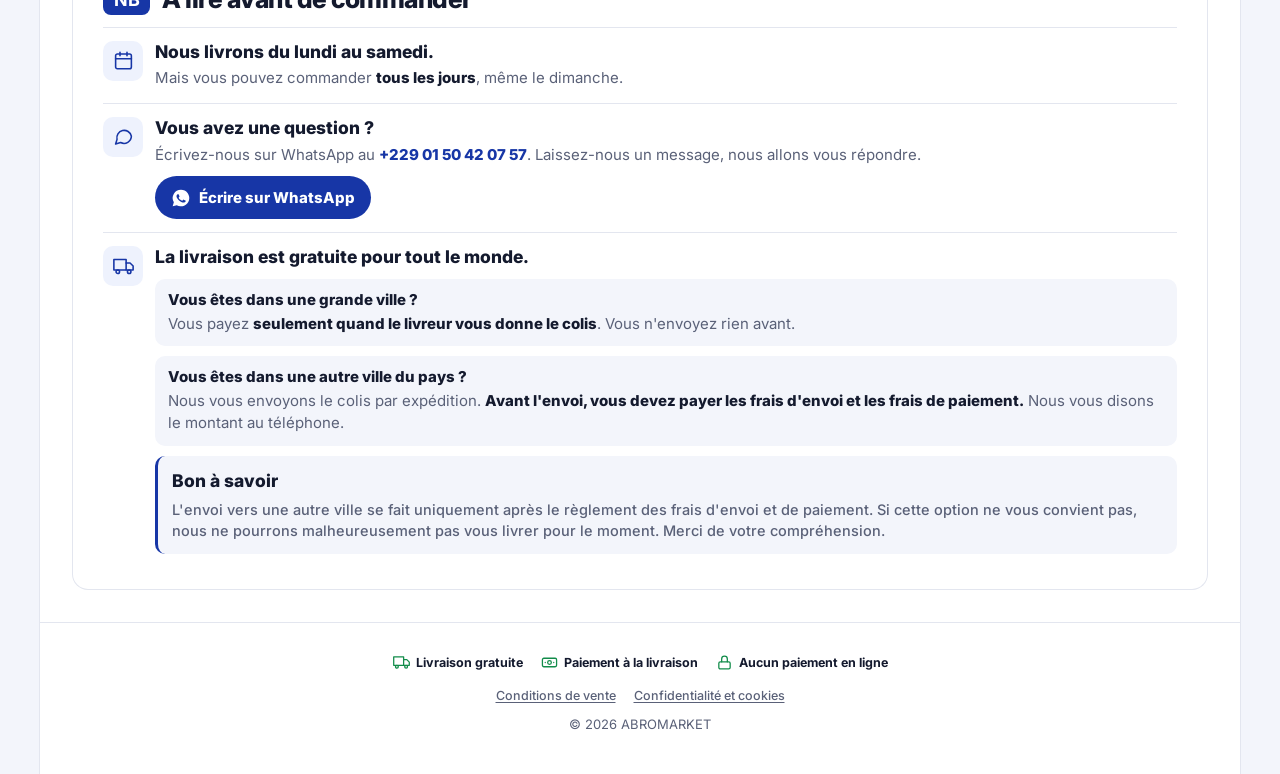
<file: boutique/index.html>
<!DOCTYPE html>
<html lang="fr">
<head>
<meta charset="UTF-8">
<meta name="viewport" content="width=device-width, initial-scale=1">
<title>Boutique</title>
<meta name="description" content="Commandez en quelques secondes. Livraison rapide, paiement uniquement à la livraison.">
<meta property="og:type" content="website">
<meta property="og:title" content="Commandez maintenant · Paiement à la livraison">
<meta property="og:description" content="Commandez en quelques secondes. Vous payez seulement quand le livreur vous remet le produit.">
<meta property="og:image" content="https://livraison-gratuite.github.io/boutique/partage.jpg">
<meta property="og:image:width" content="1200"><meta property="og:image:height" content="630">
<meta name="twitter:card" content="summary_large_image">
<link rel="icon" href="favicon.ico?v=7" sizes="any">
<link rel="icon" type="image/png" sizes="32x32" href="favicon-32.png?v=3">
<link rel="icon" type="image/png" sizes="192x192" href="favicon-192.png?v=3">
<link rel="apple-touch-icon" href="apple-touch-icon.png?v=2">
<meta name="theme-color" content="#1736A6">
<link rel="preconnect" href="https://script.google.com">
<link rel="preconnect" href="https://script.googleusercontent.com" crossorigin>
<link rel="preload" href="data.json" as="fetch" crossorigin>
<link rel="preconnect" href="https://fonts.googleapis.com">
<link rel="preconnect" href="https://fonts.gstatic.com" crossorigin>
<link rel="stylesheet" media="print" onload="this.media='all'" href="https://fonts.googleapis.com/css2?family=Inter:wght@400;500;600;700;800&display=swap">
<script>
/* =====================================================================
   ✏️  SEULE LIGNE À MODIFIER : colle entre les guillemets l'URL de ton
   « Application Web » Google Apps Script (elle finit par /exec)
   ===================================================================== */
var API = "https://script.google.com/macros/s/AKfycbwgdtcXlXB9niD3hactnz4SLIrpY_q74iQQZwkr1vrUBjczfCCVWwamG69uqnUQZsba/exec";
// Boutique d'un abonné Vendoo : ?v=<id> (même serveur, ses données à lui)
var VID = (new URLSearchParams(location.search).get('v') || '').toLowerCase().replace(/[^a-f0-9]/g, '').slice(0, 16);
if (VID) document.querySelectorAll('link[rel=icon]').forEach(l => l.remove());
// Journal des erreurs : un bug sur le téléphone d'un client est noté (3 au plus par visite), pour être corrigé vite
(function(){
  var n = 0, vus = {};
  function noter(msg, src, l){
    try {
      msg = String(msg || '').slice(0, 300);
      if (!msg || n >= 3 || vus[msg] || /^Script error\.?$/i.test(msg) || /extension|ResizeObserver loop|Failed to fetch|Load failed|NetworkError|AbortError|aborted|fbq|ttq|tiktok|facebook|chrome-extension|moz-extension|safari-extension/i.test(msg + ' ' + (src || ''))) return;
      if (src && src.indexOf(location.host) < 0) return;   // erreurs d'un autre site (pixels, extensions) : ignorées
      vus[msg] = 1; n++;
      var b = (new URLSearchParams(location.search).get('b') || '').toLowerCase().replace(/[^a-z0-9-]/g, '').slice(0, 40), sid = '';
      try { sid = sessionStorage.getItem('sid') || ''; } catch(e){}
      var o = {type: 'erreur', msg: msg, src: String(src || '').slice(0, 200), l: l || 0, page: location.href.split('#')[0].slice(0, 200), ua: navigator.userAgent.slice(0, 150), sid: sid};
      if (b) o.b = b; if (VID) o.v = VID;
      var corps = JSON.stringify(o);
      if (navigator.sendBeacon) navigator.sendBeacon(API, new Blob([corps], {type: 'text/plain'})); else fetch(API, {method: 'POST', body: corps, keepalive: true});
    } catch(e){}
  }
  window.addEventListener('error', function(e){ if (e && e.message) noter(e.message, e.filename, e.lineno); });
  window.addEventListener('unhandledrejection', function(e){ var r = e && e.reason; noter('Promesse : ' + (r && r.message || r), r && r.stack && (String(r.stack).match(/https?:\/\/[^\s)]+/) || [''])[0]); });
})();
</script>
<style>
:root{--main:#1736A6;--sun:#FFC93C;--ink:#141A2E;--soft:#5A6178;--line:#E3E6EF;--bg:#FFFFFF;--surface:#F3F5FB;--ok:#128C4A;--err:#C62828}
*{box-sizing:border-box;margin:0;padding:0}
html{scroll-behavior:smooth}
body{font-family:"Inter",system-ui,-apple-system,"Segoe UI",sans-serif;color:var(--ink);background:var(--bg);line-height:1.55;font-size:16px}
body.has-sticky{padding-bottom:84px}
h1,h2,h3{font-family:"Inter",system-ui,sans-serif;line-height:1.12;letter-spacing:-.01em}
img{max-width:100%;display:block}
a{color:inherit}
.wrap{max-width:560px;margin:0 auto;background:var(--bg);min-height:100vh}
.home .wrap{max-width:960px}
.topbar{background:var(--ink);color:#fff;font-size:13px;font-weight:600;padding:9px 16px;text-align:center;letter-spacing:.01em;white-space:nowrap;overflow:hidden;text-overflow:ellipsis}
.topbar .pt{opacity:.55;margin:0 8px}
.defile{display:inline-flex;animation:defile 22s linear infinite;will-change:transform}
.defile span{padding:0 28px}
.defile .promo{color:#FFD54A;font-weight:800}
@keyframes defile{from{transform:translateX(0)}to{transform:translateX(-50%)}}
header{display:flex;align-items:center;justify-content:center;gap:10px;padding:12px 16px;border-bottom:1px solid var(--line);position:sticky;top:0;background:#fff;z-index:15;box-shadow:0 2px 14px rgba(18,48,143,.06)}
.brand{display:flex;align-items:center;justify-content:center;gap:10px;text-decoration:none;font:800 clamp(16px,5vw,21px) "Inter",sans-serif;letter-spacing:.03em;color:var(--main);min-width:0}
.brand img{height:36px;width:auto}
.brand span{color:var(--ink);text-transform:uppercase;letter-spacing:.14em;font-weight:800;font-size:16px}
.brand .mono{display:grid;place-items:center;width:30px;height:30px;border-radius:8px;background:var(--main);color:#fff;font:800 16px/1 "Inter",sans-serif;font-style:normal;letter-spacing:0;flex:0 0 30px}
.brand span{white-space:nowrap;overflow:hidden;text-overflow:ellipsis}
.country{display:flex;align-items:center;gap:6px;font-size:14px;color:var(--soft)}
.country select{border:2px solid var(--line);border-radius:10px;padding:7px 8px;font:600 14px "Inter",sans-serif;background:#fff;color:var(--ink);max-width:150px}

/* Accueil */
.hero{padding:26px 16px 6px}
.hero h1{font-size:28px;font-weight:800}
.hero p{color:var(--soft);margin-top:6px}
.grid{display:grid;grid-template-columns:repeat(2,1fr);gap:12px;padding:16px}
@media(min-width:700px){.grid{grid-template-columns:repeat(3,1fr);gap:18px}}
.card{text-decoration:none;border:1px solid var(--line);border-radius:16px;overflow:hidden;display:flex;flex-direction:column;background:#fff;transition:transform .15s,box-shadow .15s}
.card:hover{transform:translateY(-2px);box-shadow:0 8px 24px rgba(20,26,46,.08)}
.card img{aspect-ratio:1/1;object-fit:contain;width:100%;background:#fff}
.card .ci{padding:10px 12px 14px;display:flex;flex-direction:column;gap:4px;flex:1}
.card .cn{font-weight:700;font-size:15px;line-height:1.3;display:-webkit-box;-webkit-line-clamp:2;-webkit-box-orient:vertical;overflow:hidden}
.card .cp{font:800 18px "Inter",sans-serif;color:var(--main);margin-top:auto}
.card .co{color:var(--soft);text-decoration:line-through;font-size:13px}
.card .badge{align-self:flex-start;background:var(--sun);border-radius:999px;font-size:12px;font-weight:700;padding:2px 8px}
.empty{padding:40px 20px;text-align:center;color:var(--soft)}

/* Produit */
.gallery{position:relative;background:var(--surface)}
.slides{display:flex;overflow-x:auto;scroll-snap-type:x mandatory;scrollbar-width:none}
.slides::-webkit-scrollbar{display:none}
.slides{align-items:center;background:#fff}
.slides img{flex:0 0 100%;width:100%;height:auto;max-height:82vh;object-fit:contain;scroll-snap-align:center;background:#fff}
/* Toutes les photos dans le même cadre carré : plus de bandes blanches au-dessus et au-dessous */
.slides img{aspect-ratio:1/1;height:auto}
.dots{display:flex;gap:6px;justify-content:center;padding:10px 0 0}
.dots span{width:8px;height:8px;border-radius:50%;background:var(--line);transition:background .2s}
.dots span.on{background:var(--main)}
.intro{padding:18px 18px 4px}
.intro h1{font-size:28px;font-weight:800}
.intro p{color:var(--soft);margin-top:8px;font-size:17px}
.stars{color:#E9A300;font-size:15px;margin-top:8px}
.stars small{color:var(--soft);margin-left:6px}
.pricetag{margin:16px 18px 0;background:var(--sun);border-radius:18px;padding:16px 20px;display:flex;align-items:center;justify-content:space-between;gap:12px;position:relative}
.pricetag .now{font-family:"Inter",sans-serif;font-size:32px;font-weight:800;line-height:1}
.pricetag .old{text-decoration:line-through;color:#574814;font-size:15px;margin-top:4px}
.pricetag .now{white-space:nowrap}
.pricetag .off{flex:0 0 auto;background:var(--ink);color:#fff;border-radius:14px;padding:9px 13px 8px;white-space:nowrap;text-align:center;display:flex;flex-direction:column;align-items:center;box-shadow:0 6px 16px rgba(20,26,46,.22)}
.pricetag .off b{font-size:27px;font-weight:800;line-height:1;letter-spacing:-.02em}
.pricetag .off small{font-size:9.5px;font-weight:600;letter-spacing:.07em;line-height:1.25;text-transform:uppercase;margin-top:5px;opacity:.85}
.stock{margin:12px 18px 0;font-size:15px;color:var(--err);font-weight:600}
.stk{margin:12px 18px 0;background:var(--surface);border:1px solid var(--line);border-radius:14px;padding:12px 14px}
.stk .sl{display:flex;justify-content:space-between;align-items:center;gap:10px;font-size:15px;font-weight:700;color:var(--ink)}
.stk .st{background:#FDECEC;color:#B42318;border-radius:999px;padding:3px 10px;font-size:12.5px;font-weight:800;white-space:nowrap}
.stk .sn b{font:800 20px "Inter",sans-serif;color:var(--main)}
.stk .bar{height:7px;background:var(--line);border-radius:999px;margin-top:9px;overflow:hidden}
.stk .bar i{display:block;height:100%;border-radius:999px;background:var(--main);transition:width .7s ease}
.stk small{display:block;margin-top:7px;color:var(--soft);font-size:12.5px}
.stk.last{border-color:var(--main);box-shadow:inset 4px 0 0 var(--main)}
.urg{position:fixed;left:50%;top:12px;z-index:60;width:min(440px,calc(100vw - 20px));transform:translate(-50%,-150%);transition:transform .4s ease;display:flex;align-items:center;gap:12px;background:#fff;color:var(--ink);border:1px solid var(--line);border-left:5px solid var(--main);border-radius:14px;padding:12px 12px 12px 14px;box-shadow:0 10px 30px rgba(20,26,46,.18)}
.urg.on{transform:translate(-50%,0)}
.urg{transition:transform .4s ease,opacity .3s ease;touch-action:none;user-select:none;-webkit-user-select:none;cursor:grab}
.urg .ui{width:38px;height:38px;flex:0 0 38px;border-radius:10px;background:#EEF2FD;color:var(--main);display:grid;place-items:center}.urg .ui svg{width:21px;height:21px}
.bigic{width:56px;height:56px;display:inline-block}
.raud small{display:inline-flex;align-items:center;gap:6px}.raud small svg{width:15px;height:15px}
.urg .ut{flex:1;min-width:0;line-height:1.3}
.urg .ut b{display:block;font-size:15px;font-weight:800}
.urg .ut span{font-size:13px;color:var(--soft)}
.urg .ub{background:var(--main);color:#fff;font-weight:800;font-size:14px;border-radius:999px;padding:9px 14px;text-decoration:none;white-space:nowrap}
.urg .ux{background:none;border:0;color:var(--soft);font-size:22px;line-height:1;cursor:pointer;padding:0 2px}
/* Rappel « dernière étape » : apparaît dès que le client commence à remplir, juste au-dessus du bouton */
.valider{position:relative;margin:16px 0 12px;padding:14px 16px 6px;border-radius:14px;color:var(--ink);font-size:14.5px;line-height:1.45;
  background:linear-gradient(#fff,#fff) padding-box,linear-gradient(110deg,#1736A6,#5B8CFF,#1736A6,#5B8CFF) border-box;background-size:100% 100%,300% 100%;
  border:1.5px solid transparent;box-shadow:0 8px 24px rgba(23,54,166,.12);animation:vEntre .45s cubic-bezier(.2,.9,.3,1.2) both,vBord 3s linear infinite}
.valider[hidden]{display:none}
@keyframes vEntre{from{opacity:0;transform:translateY(-8px) scale(.98)}}
@keyframes vBord{to{background-position:0 0,-300% 0}}
.valider .vtop{display:flex;align-items:center;gap:8px;margin-bottom:6px}
.valider .vdot{width:9px;height:9px;border-radius:50%;background:#1736A6;box-shadow:0 0 0 0 rgba(23,54,166,.5);animation:vPouls 1.6s ease-out infinite;flex:0 0 auto}
@keyframes vPouls{70%{box-shadow:0 0 0 9px rgba(23,54,166,0)}100%{box-shadow:0 0 0 0 rgba(23,54,166,0)}}
.valider .vlab{font-size:12px;font-weight:700;letter-spacing:.06em;text-transform:uppercase;color:#1736A6}
.valider .vprog{margin-left:auto;width:64px;height:5px;border-radius:5px;background:#E6EBF8;overflow:hidden}
.valider .vprog i{display:block;height:100%;width:0;border-radius:5px;background:linear-gradient(90deg,#1736A6,#5B8CFF);transition:width .5s ease}
.valider .vtxt{margin:0}
.valider .vfl{display:flex;flex-direction:column;align-items:center;margin-top:4px;height:30px}
.valider .vfl svg{width:22px;height:12px;margin-top:-3px;fill:none;stroke:#1736A6;stroke-width:2.6;stroke-linecap:round;stroke-linejoin:round;opacity:.15;animation:vFleche 1.4s ease-in-out infinite}
.valider .vfl svg:nth-child(2){animation-delay:.18s}.valider .vfl svg:nth-child(3){animation-delay:.36s}
@keyframes vFleche{0%,100%{opacity:.15;transform:translateY(-2px)}40%{opacity:1;transform:translateY(2px)}}
.valider.pret{background:linear-gradient(#fff,#fff) padding-box,linear-gradient(110deg,#128C4A,#3FD07A,#128C4A,#3FD07A) border-box;background-size:100% 100%,300% 100%;box-shadow:0 8px 24px rgba(18,140,74,.14)}
.valider.pret .vdot{background:#128C4A;animation-name:vPoulsV}.valider.pret .vlab{color:#128C4A}
.valider.pret .vprog i{background:linear-gradient(90deg,#128C4A,#3FD07A)}
.valider.pret .vfl svg{stroke:#128C4A}
@keyframes vPoulsV{0%{box-shadow:0 0 0 0 rgba(18,140,74,.5)}70%{box-shadow:0 0 0 9px rgba(18,140,74,0)}100%{box-shadow:0 0 0 0 rgba(18,140,74,0)}}
.valider.secoue{animation:vSecoue .6s ease both,vBord 3s linear infinite}
@keyframes vSecoue{15%,55%{transform:translateX(-5px)}35%,75%{transform:translateX(5px)}90%{transform:translateX(-2px)}}
#sendBtn.rappel{animation:vAnneau 1.6s ease-out infinite}
@keyframes vAnneau{0%{box-shadow:0 0 0 0 rgba(23,54,166,.55)}75%,100%{box-shadow:0 0 0 14px rgba(23,54,166,0)}}
#sendBtn.rappel.pret{background:#128C4A;border-color:#128C4A;animation-name:vAnneauV}
@keyframes vAnneauV{0%{box-shadow:0 0 0 0 rgba(18,140,74,.55)}75%,100%{box-shadow:0 0 0 14px rgba(18,140,74,0)}}
@media (prefers-reduced-motion:reduce){.valider,.valider .vdot,.valider .vfl svg,#sendBtn.rappel{animation:none}.valider .vfl svg{opacity:.6}}
.retour{margin:12px 18px 0;background:var(--surface);border-left:4px solid var(--main);color:var(--ink);border-radius:12px;padding:13px 15px;display:flex;flex-direction:column;gap:3px;font-size:14px;line-height:1.35}
.retour b{font-size:15.5px}
.retour span{color:var(--soft)}
.retour a{color:var(--main);font-weight:800;margin-top:5px}
.sticky .nv{display:none}
.sticky.brou{flex-wrap:wrap;row-gap:6px}
.sticky.brou .nv{display:block;flex:0 0 100%;text-align:center;font-size:13px;font-weight:700;color:var(--ink);background:var(--sun);border-radius:8px;padding:5px 8px}
body.has-sticky:has(.sticky.brou){padding-bottom:116px}
.nbz{border-top:0;padding-top:8px}
.nbc{border:1px solid var(--line);border-top:4px solid var(--main);border-radius:16px;padding:20px 18px 18px;background:#fff}
.nbh{display:flex;align-items:center;gap:12px;margin-bottom:12px}
.nbt{background:var(--main);color:#fff;font:800 18px "Inter",sans-serif;border-radius:8px;padding:5px 11px;letter-spacing:.04em}
.nbh h2{font-size:22px;font-weight:800;margin:0;color:var(--ink)}
.nbi{display:flex;gap:12px;align-items:flex-start;padding:13px 0;border-top:1px solid var(--line)}
.nbe{flex:0 0 40px;height:40px;border-radius:10px;background:#EEF2FD;color:var(--main);display:grid;place-items:center;font-size:19px}.nbe svg{width:21px;height:21px}
.nbi b{font-size:16.5px;font-weight:800;line-height:1.3;display:block;color:var(--ink)}
.nbi p{color:var(--soft);font-size:15px;line-height:1.5;margin-top:4px}
.nbi p b{display:inline;font-size:inherit}
.nbi .nbnum{color:var(--main)!important;white-space:nowrap}
.nbwa{display:inline-flex;align-items:center;gap:8px;margin-top:10px;background:var(--main);color:#fff;font-weight:800;font-size:15px;border-radius:999px;padding:10px 16px;text-decoration:none}
.nbcas{margin-top:10px;background:var(--surface);border-radius:10px;padding:11px 13px}
.nbcas b{font-size:15px!important}
.nbcas p{margin-top:3px!important}
.nbw{margin-top:10px;background:var(--surface);border-left:3px solid var(--main);border-radius:10px;padding:13px 14px}
.nbw b{display:block;font-size:15.5px;line-height:1.4;color:var(--ink)}
.nbw span{display:block;margin-top:6px;font-weight:500;font-size:14.5px;line-height:1.45;color:var(--soft)}
@media (min-width:1000px){.nbc{padding:26px 30px 22px}.nbh h2{font-size:25px}.nbi b{font-size:17.5px}}
.unavail{margin:16px 18px;background:var(--surface);border-radius:14px;padding:16px;font-weight:600}
section{padding:26px 18px;border-top:1px solid var(--line)}
section h2{font-size:23px;font-weight:800;margin-bottom:14px}
.rich p{font-size:17px;margin-bottom:14px}
.rich h3{font-size:20px;margin:6px 0 10px}
.rich img{max-width:100%;height:auto;border-radius:14px;margin:4px auto 16px;display:block}
.rich h2{font-size:22px;margin:8px 0 10px}
.rich ul,.rich ol{padding-left:22px;margin:0 0 14px;font-size:17px}.rich li{margin-bottom:6px}
.rich a{color:var(--main);font-weight:600;text-decoration:underline}
.rich table{width:100%;border-collapse:collapse;margin:6px 0 16px;font-size:15px}
.rich td,.rich th{border:1px solid var(--line);padding:8px 10px;text-align:left;vertical-align:top}
.rich th{background:var(--surface)}
.rich .vid{position:relative;width:100%;aspect-ratio:16/9;margin:4px 0 16px;border-radius:14px;overflow:hidden;background:#000}
.rich .vid.v{aspect-ratio:9/16;max-width:360px;margin-left:auto;margin-right:auto}
.rich .vid iframe,.rich .vid video{position:absolute;inset:0;width:100%;height:100%;border:0}
.rich [style*="center"] img{margin-left:auto;margin-right:auto}
.perks{list-style:none;display:grid;gap:12px;margin-top:6px}
.perks li{display:flex;gap:12px;align-items:flex-start;font-size:17px}
.perks.top{margin-top:16px;gap:10px}
.perks.top li{font-size:16px;font-weight:600}
.perks li::before{content:"✓";flex:0 0 26px;height:26px;border-radius:50%;background:var(--main);color:#fff;display:grid;place-items:center;font-weight:700;font-size:14px;margin-top:1px}
.box{margin-top:18px;background:var(--surface);border-radius:12px;padding:14px 16px}
.box h3{font-size:16px;margin-bottom:6px}
.box ul{padding-left:20px}
details{border-bottom:1px solid var(--line);padding:14px 0}
summary{font-weight:700;cursor:pointer;list-style:none;display:flex;justify-content:space-between;gap:10px}
summary::-webkit-details-marker{display:none}
summary::after{content:"+";font-size:22px;line-height:1;color:var(--main)}
details[open] summary::after{content:"−"}
details p{color:var(--soft);margin-top:8px}

/* Avis */
.reviews{display:flex;gap:12px;overflow-x:auto;scroll-snap-type:x mandatory;scrollbar-width:none;margin:0 -18px;padding:0 18px 4px}
.reviews::-webkit-scrollbar{display:none}
.review{flex:0 0 86%;scroll-snap-align:center;background:var(--surface);border-radius:16px;padding:16px}
.review .rs{color:#E9A300}
.review p{margin:8px 0}
.review .who{font-weight:700}
.review img{border-radius:10px;margin-top:8px;max-height:320px;object-fit:contain;width:100%;background:#fff}
.review .rhead{display:flex;gap:10px;align-items:center}
.review .rav{flex:0 0 44px;width:44px;height:44px;border-radius:50%;object-fit:cover;margin:0;max-height:none;background:#ddd}
.review .rini{display:flex;align-items:center;justify-content:center;font-weight:800;color:#fff;background:var(--accent,#0B6E4F)}
.review .rage{font-weight:500;opacity:.75}
.review .rlieu{font-size:12px;opacity:.7;margin-top:6px}
.review .rphotos{display:grid;grid-template-columns:repeat(auto-fill,minmax(90px,1fr));gap:6px;margin-top:8px}.review .rphotos img{margin:0;height:110px;object-fit:cover}
.review .rok{font-size:11px;color:#1a7f37;font-weight:700;margin-left:4px;display:inline-flex;align-items:center;gap:3px}.review .rok svg{width:12px;height:12px;stroke-width:2.6}
.review .raud{margin-top:10px;background:#fff;border-radius:12px;padding:8px}
.review .raud audio{width:100%;display:block}
.review .raud iframe{width:100%;height:60px;border:0;display:block}
.review .raud small{display:block;font-weight:700;margin-bottom:4px;font-size:12px}
.review .vid{margin-top:10px}
.rdots{display:flex;gap:6px;justify-content:center;margin-top:12px}
.rdots span{width:7px;height:7px;border-radius:50%;background:var(--line)}
.rdots span.on{background:var(--main)}

/* Garanties */
.trust{display:grid;grid-template-columns:1fr 1fr;gap:12px}
.trust>div{background:#fff;border:1px solid var(--line);border-radius:14px;padding:16px 14px;text-align:center}
.trust .e{font-size:30px;line-height:1}
.trust .e.ic{display:inline-flex;width:46px;height:46px;border-radius:50%;background:#EEF2FD;color:var(--main);align-items:center;justify-content:center}
.ic svg,.assur svg,.secu svg,.nbe svg,.fbadges svg,.bigic,.urg .ui svg,.call svg,.rok svg,.raud small svg{fill:none;stroke:currentColor;stroke-width:1.8;stroke-linecap:round;stroke-linejoin:round}
.trust .e.ic svg{width:24px;height:24px}

/* Engagements (sous le prix et sur l'accueil) : livraison gratuite, paiement à la livraison, satisfait ou remboursé */
.assur{list-style:none;display:grid;grid-template-columns:repeat(3,1fr);margin:14px 18px 0;border:1px solid var(--line);border-radius:16px;background:#fff;overflow:hidden}
.assur li{display:flex;flex-direction:column;align-items:center;text-align:center;gap:6px;padding:13px 6px 12px;min-width:0}
.assur li+li{border-left:1px solid var(--line)}
.assur svg{width:26px;height:26px;color:var(--ok)}
.assur b{font-size:13px;line-height:1.2;font-weight:800;color:var(--ink)}
.assur small{display:block;font-size:11.5px;line-height:1.25;color:var(--soft);margin-top:2px}
.home .assur{margin:16px 16px 4px}

/* Paiement sécurisé : aucun paiement en ligne, 3 étapes claires */
.secu{margin-top:14px;background:#fff;border:1px solid var(--line);border-radius:14px;padding:14px 16px}
.secu-h{display:flex;align-items:center;gap:9px;font-weight:800;font-size:15px;color:#0B6B37}
.secu-h svg{width:20px;height:20px;flex:0 0 20px}
.secu ol{list-style:none;margin:12px 0 0;display:grid;gap:9px}
.secu li{display:flex;align-items:center;gap:11px;font-size:14.5px;line-height:1.3;color:var(--ink)}
.secu li i{flex:0 0 24px;height:24px;border-radius:50%;background:#EEF2FD;color:var(--main);font:800 12.5px/24px "Inter",sans-serif;text-align:center;font-style:normal}
.ticket .row .gratuit{color:#0B6B37;font-weight:800}
.fbadges{display:flex;justify-content:center;flex-wrap:wrap;gap:8px 18px;margin:0 0 14px;font-size:12.5px;font-weight:700;color:var(--ink)}
.fbadges span{display:inline-flex;align-items:center;gap:6px}
.fbadges svg{width:17px;height:17px;color:var(--ok)}
.trust b{display:block;margin:8px 0 4px;font-size:15px;line-height:1.25}
.trust small{color:var(--soft);font-size:12.5px;line-height:1.4;display:block}

/* Formulaire */
#commande{background:var(--surface);border-top:0;margin-top:18px}
#commande h2{margin-bottom:4px}
#commande .sub{color:var(--soft);margin-bottom:18px}
.field{margin-bottom:18px}
.field>label,.legend{display:block;font-weight:700;margin-bottom:8px}
input[type=tel],input[type=text],textarea,select.in{width:100%;border:2px solid var(--line);border-radius:12px;padding:14px;font:500 17px "Inter",sans-serif;background:#fff;color:var(--ink)}
textarea{min-height:84px;resize:vertical}
input:focus,textarea:focus,select:focus{border-color:var(--main);outline:none}
.phone{display:flex;align-items:stretch;border:2px solid var(--line);border-radius:12px;background:#fff;overflow:hidden}
.phone span{display:flex;align-items:center;padding:0 12px;background:var(--surface);font-weight:700;border-right:2px solid var(--line)}
.phone input{border:0!important;border-radius:0}
.phone:focus-within{border-color:var(--main)}
.choices{display:grid;gap:10px}
.choice{position:relative}
.choice input{position:absolute;opacity:0;pointer-events:none}
.choice label{display:flex;justify-content:space-between;align-items:center;gap:10px;background:#fff;border:2px solid var(--line);border-radius:12px;padding:14px 16px;cursor:pointer;font-weight:600}
.choice label small{display:block;font-weight:500;color:#0B6B37;font-size:14px}
.choice label .p{text-align:right;white-space:nowrap}
.choice label .p b{display:block;font-family:"Inter",sans-serif;font-weight:800;font-size:19px}
.choice label .p s{color:var(--soft);font-size:13px;font-weight:500}
.choice input:checked+label{border-color:var(--main);box-shadow:inset 0 0 0 1px var(--main)}
/* Offres cadeau */
.gic{flex:0 0 auto;width:38px;height:38px;border-radius:11px;background:linear-gradient(160deg,#FFF4E5,#FFE6E3);color:#D92D3A;display:grid;place-items:center;box-shadow:inset 0 0 0 1px rgba(217,45,58,.14)}
.gic svg{width:24px;height:24px;overflow:visible}
.gic .glid{transform-box:fill-box;transform-origin:50% 100%;animation:gLid 3.2s ease-in-out infinite}
@keyframes gLid{0%,62%,100%{transform:none}68%{transform:translateY(-3px) rotate(-7deg)}74%{transform:translateY(-1px) rotate(5deg)}80%{transform:translateY(-2px) rotate(-3deg)}86%{transform:none}}
.gic.gpop{animation:gPop .45s cubic-bezier(.3,1.6,.5,1)}
@keyframes gPop{0%{transform:scale(1)}40%{transform:scale(1.18)}100%{transform:scale(1)}}
.choice.gift label{position:relative;overflow:hidden;border-color:#F3C7C2;background:linear-gradient(180deg,#fff,#FFFAF8);padding-top:18px}
.choice.gift label::after{content:"";position:absolute;inset:0;background:linear-gradient(105deg,transparent 35%,rgba(255,255,255,.75) 50%,transparent 65%);transform:translateX(-120%);animation:gShine 4.8s ease-in-out infinite;pointer-events:none}
@keyframes gShine{0%,70%{transform:translateX(-120%)}100%{transform:translateX(120%)}}
.choice.gift input:checked+label{border-color:#D92D3A;box-shadow:inset 0 0 0 1px #D92D3A,0 6px 18px -10px rgba(217,45,58,.55)}
.choice.gift .gl{display:flex;align-items:center;gap:10px;min-width:0}
.choice.gift .gl small{color:#B4232E}
.gtag{position:absolute;top:0;right:14px;background:linear-gradient(180deg,#E5484D,#C9242F);color:#fff;font-size:11px;font-weight:700;letter-spacing:.06em;text-transform:uppercase;padding:3px 9px 4px;border-radius:0 0 8px 8px}
.giftban{display:flex;align-items:center;gap:12px;width:100%;margin:12px 0 4px;padding:12px 14px;border:1px solid #F3C7C2;border-radius:14px;background:linear-gradient(100deg,#FFF6F4,#FFFBF2);font:inherit;text-align:left;cursor:pointer;position:relative;overflow:hidden}
.giftban::after{content:"";position:absolute;inset:0;background:linear-gradient(105deg,transparent 35%,rgba(255,255,255,.8) 50%,transparent 65%);transform:translateX(-120%);animation:gShine 4.8s ease-in-out 1.2s infinite;pointer-events:none}
.giftban .gbt{display:flex;flex-direction:column;min-width:0;flex:1}
.giftban small{font-size:12px;font-weight:700;letter-spacing:.05em;text-transform:uppercase;color:#C9242F}
.giftban b{font-size:16px;color:var(--ink,#111)}
.giftban em{font-style:normal;font-size:13px;color:var(--soft)}
.giftban .gch{font-size:24px;color:#C9242F;line-height:1}
.gburst{position:fixed;width:0;height:0;pointer-events:none;z-index:9999}
.gburst i{position:absolute;left:-3px;top:-3px;width:6px;height:9px;border-radius:1px;opacity:0;animation:gFly .8s cubic-bezier(.15,.7,.3,1) forwards}
@keyframes gFly{0%{opacity:1;transform:translate(0,0) rotate(0) scale(.6)}70%{opacity:1}100%{opacity:0;transform:translate(var(--x),calc(var(--y) + 14px)) rotate(var(--r)) scale(1)}}
@media (prefers-reduced-motion:reduce){.gic .glid,.choice.gift label::after,.giftban::after{animation:none}}
.choice input:focus-visible+label,.cta:focus-visible,button:focus-visible{outline:3px solid var(--sun);outline-offset:2px}
.confirm,.field .confirm{display:flex;gap:12px;align-items:center;background:#fff;border:2px solid var(--line);border-radius:12px;padding:14px 16px;cursor:pointer;font-weight:700}
.confirm input{width:24px;height:24px;accent-color:var(--main);flex:0 0 24px;margin:0}
.confirm span{flex:1;line-height:1.35}
.error{color:var(--err);font-size:14px;font-weight:600;margin-top:6px;display:none}
.field.bad .error{display:block}
.field.bad input,.field.bad textarea,.field.bad .confirm,.field.bad .phone,.field.bad select{border-color:var(--err)}
.etape{font-size:18px;margin:22px 0 10px;padding-top:16px;border-top:1px solid var(--line)}
.ticket{background:#fff;border:1px solid var(--line);border-radius:14px;padding:16px;margin:6px 0 16px;box-shadow:0 4px 18px rgba(18,48,143,.06)}
.ticket .row{display:flex;justify-content:space-between;gap:12px;padding:4px 0}
.ticket .row span:first-child{color:var(--soft)}
.ticket .row span:last-child{text-align:right;font-weight:600}
.ticket .total{border-top:1px solid var(--line);margin-top:8px;padding-top:12px;align-items:center}
.ticket .total span:last-child{font-family:"Inter",sans-serif;font-size:24px;font-weight:800;color:var(--main)}
.cta{display:block;width:100%;background:var(--main);color:#fff;border:0;border-radius:14px;padding:18px;font:700 19px "Inter",sans-serif;text-align:center;text-decoration:none;cursor:pointer}
.cta[disabled]{opacity:.7;cursor:wait}
.reassure{text-align:center;color:var(--soft);font-size:14px;margin-top:10px}
.senderr{display:none;background:#FDECEC;color:var(--err);border-radius:12px;padding:12px;margin-top:12px;font-weight:600;text-align:center}
.senderr a{display:block;margin-top:6px;color:var(--ink)}
footer{text-align:center;color:var(--soft);font-size:13px;padding:24px 18px 30px;border-top:1px solid var(--line)}
footer a{display:inline-block;margin-bottom:10px;font-weight:700;color:var(--main)}

.hpf{position:absolute!important;left:-9999px!important;width:1px;height:1px;overflow:hidden}
footer .legal{display:flex;justify-content:center;flex-wrap:wrap;gap:4px 18px;margin:2px 0 8px}footer .legal a{font-weight:500;color:var(--soft);font-size:12.5px;margin:0;text-decoration:underline;text-underline-offset:2px}
.sticky{position:fixed;left:0;right:0;bottom:0;background:#fff;border-top:1px solid var(--line);padding:10px 14px;display:flex;gap:12px;align-items:center;z-index:20;transition:transform .25s}
.sticky.hide{transform:translateY(110%)}
/* Notifications de ventes (vraies commandes récentes) */
.preuve{position:fixed;left:50%;top:calc(10px + env(safe-area-inset-top));z-index:45;width:min(420px,calc(100vw - 24px));display:flex;gap:10px;align-items:center;background:#fff;border-radius:16px;padding:10px 14px 10px 10px;box-shadow:0 10px 34px rgba(20,26,46,.24);transform:translate(-50%,calc(-100% - 24px));opacity:0;transition:transform .38s cubic-bezier(.2,.8,.2,1),opacity .3s ease;pointer-events:none;font-size:13.5px;line-height:1.35;touch-action:none;user-select:none;-webkit-user-select:none;cursor:grab}
.preuve.on{transform:translate(-50%,0);opacity:1;pointer-events:auto}
.preuve.glisse{transition:none}
.preuve img{pointer-events:none;-webkit-user-drag:none;width:44px;height:44px;border-radius:9px;object-fit:cover;flex:0 0 44px;background:var(--surface)}
.preuve b{font-weight:800}
.preuve small{display:block;color:var(--soft);font-size:12px;margin-top:1px}
.preuve .ok{color:#128C4A;font-weight:700}
@media (min-width:1000px){.preuve{top:16px}}
.sticky .sp{font-family:"Inter",sans-serif;font-weight:800;font-size:20px;white-space:nowrap}
.sticky .cta{flex:1;padding:14px;font-size:17px}
.attn{position:relative;overflow:hidden;animation:attn 2s ease-in-out infinite;transform-origin:center}
@keyframes attn{0%,100%{transform:scale(1);box-shadow:0 0 0 0 rgba(23,54,166,.45)}45%{transform:scale(1.035);box-shadow:0 0 0 10px rgba(23,54,166,0)}70%{transform:scale(1)}}
.attn::after{content:"";position:absolute;top:0;left:-60%;width:40%;height:100%;background:linear-gradient(100deg,transparent,rgba(255,255,255,.4),transparent);transform:skewX(-20deg);animation:brille 2s ease-in-out infinite;pointer-events:none}
@keyframes brille{0%{left:-60%}55%,100%{left:130%}}
.overlay{position:fixed;inset:0;background:rgba(20,26,46,.6);display:none;align-items:center;justify-content:center;padding:20px;z-index:50}
.overlay.show{display:flex}
.modal{background:#fff;border-radius:18px;padding:24px 20px;max-width:400px;width:100%;text-align:center}
.modal .big{font-size:44px;color:var(--ok)}
.modal h3{font-size:22px;margin:8px 0}
.modal p{color:var(--soft);margin-bottom:16px}
.wa{display:block;background:#25D366;color:#fff;text-decoration:none;border-radius:12px;padding:16px;font-weight:700;font-size:17px}
.done{background:#fff;border-radius:16px;padding:22px 18px;text-align:center}
.done .big{font-size:42px;color:var(--main)}
.done h3{font-size:20px;margin:8px 0}
.done p{color:var(--soft);margin-bottom:16px}
.thanks{padding:30px 18px 26px;text-align:center}
.thanks .big{font-size:54px;line-height:1;color:var(--ok)}
.thanks h1{font-size:30px;margin:12px 0 6px}
.thanks .lead{font-size:18px;margin-bottom:6px}
.thanks .num{color:var(--soft);font-weight:600;margin-bottom:18px}
.thanks .ticket{text-align:left}
.thanks .call{background:#EEF2FD;border-radius:14px;padding:14px;font-weight:600;margin:4px 0 18px;display:flex;gap:10px;align-items:flex-start;text-align:left}.thanks .call svg{width:22px;height:22px;flex:0 0 22px;color:var(--main);margin-top:1px}
.hidden{display:none!important}
.loading{padding:60px 20px;text-align:center;color:var(--soft)}
.spin{width:34px;height:34px;border:4px solid var(--line);border-top-color:var(--main);border-radius:50%;margin:0 auto 14px;animation:s 1s linear infinite}
@keyframes s{to{transform:rotate(360deg)}}
@media (prefers-reduced-motion:reduce){html{scroll-behavior:auto}*{transition:none!important;animation:none!important}}
@media (min-width:600px) and (max-width:999px){.prod .wrap{border-left:1px solid var(--line);border-right:1px solid var(--line)}.sticky{max-width:560px;margin:0 auto}}
.thumbs{display:none}
/* ---------- Version ordinateur ---------- */
@media (min-width:1000px){
  body{background:var(--surface)}
  .wrap,.home .wrap{max-width:1200px;box-shadow:0 0 0 1px var(--line)}
  header{padding:16px 32px}
  .brand span{font-size:18px}.brand img{height:42px}
  .hero{padding:40px 32px 10px}.hero h1{font-size:40px}
  .grid{grid-template-columns:repeat(4,1fr);gap:22px;padding:24px 32px 32px}
  .card .cn{font-size:16px}
  .ptop{display:grid;grid-template-columns:minmax(0,1.05fr) minmax(0,1fr);gap:44px;padding:32px 32px 8px;align-items:start}
  .pgal{position:sticky;top:96px}
  .gallery{border-radius:20px;overflow:hidden}
  .dots{display:none}
  .thumbs{display:flex;gap:10px;margin-top:12px;flex-wrap:wrap}
  .thumbs button{width:76px;height:76px;border-radius:12px;overflow:hidden;border:2px solid transparent;padding:0;cursor:pointer;background:var(--surface)}
  .thumbs button.on{border-color:var(--main)}
  .thumbs img{width:100%;height:100%;object-fit:contain;background:#fff}
  .intro{padding:0}
  .intro h1{font-size:36px}
  .pricetag,.stock,.stk,.retour,.unavail,.prod .assur{margin-left:0;margin-right:0}
  #commande{border-radius:22px;margin-top:22px;padding:26px 24px}
  .pbelow{max-width:860px;margin:0 auto;padding:10px 32px 0}
  .pbelow section{padding:36px 0}
  .pbelow section h2{font-size:28px}
  .reviews{display:grid;grid-template-columns:repeat(3,1fr);overflow:visible;margin:0;padding:0}
  .review{flex:none}
  .rdots{display:none}
  .trust{grid-template-columns:repeat(4,1fr)}
  .sticky{display:none}
  body.has-sticky{padding-bottom:0}
  footer{padding:30px 32px 40px}
  section{padding:32px}
}

/* ===== Style professionnel (police Inter, formes sobres) ===== */
body,button,input,select,textarea,h1,h2,h3,.brand,.card .cp,.pricetag .now,.stk .sn b,.nbt,.country select,input[type=tel],input[type=text],textarea,select.in{font-family:"Inter",system-ui,-apple-system,"Segoe UI",Roboto,sans-serif}
body{-webkit-font-smoothing:antialiased}
h1,h2,h3{font-weight:700;letter-spacing:-.02em}
.brand{font-weight:800}
.card .cp,.pricetag .now,.stk .sn b,.nbt{font-weight:700;letter-spacing:-.02em}
input[type=tel],input[type=text],textarea,select.in,.country select{border-width:1px}
/* Bloc prix sobre */
.pricetag{background:#fff;border:1px solid var(--line);border-radius:16px;padding:16px 18px;box-shadow:0 4px 18px rgba(18,48,143,.06)}
.pricetag .now{color:var(--ink);font-size:30px;font-weight:800}
.pricetag .old{color:var(--soft);font-size:15px}
.pricetag .off{background:#FDECEC;color:#B42318;box-shadow:none;border-radius:12px;padding:8px 12px 7px}
.pricetag .off b{font-size:22px}
.pricetag .off small{opacity:1;color:#B42318;font-size:9px}
.intro .psub{color:var(--ink);font-weight:600;font-size:15.5px;margin-top:6px;line-height:1.35}
/* Photos de nos clients */
.pcsub{color:var(--soft);font-size:14px;margin:-6px 0 12px}
.pcrow{display:flex;gap:10px;overflow-x:auto;scroll-snap-type:x mandatory;scrollbar-width:none;padding-bottom:4px}
.pcrow::-webkit-scrollbar{display:none}
.pcph{flex:0 0 42%;max-width:220px;aspect-ratio:3/4;border:0;padding:0;border-radius:14px;overflow:hidden;background:var(--surface);scroll-snap-align:start;cursor:zoom-in}
.pcph img{width:100%;height:100%;object-fit:cover;display:block}
.pcbox{position:fixed;inset:0;z-index:80;background:rgba(10,14,28,.92);display:flex;align-items:center;justify-content:center;touch-action:none}
.pcbox img{max-width:94vw;max-height:84vh;border-radius:12px;object-fit:contain;-webkit-user-drag:none;user-select:none;pointer-events:none}
.pcbox .pcx{position:absolute;top:calc(14px + env(safe-area-inset-top));right:14px;width:44px;height:44px;border-radius:50%;border:0;background:rgba(255,255,255,.14);color:#fff;font-size:28px;line-height:1;cursor:pointer}
.pcbox .pcn{position:absolute;bottom:calc(18px + env(safe-area-inset-bottom));left:0;right:0;text-align:center;color:#fff;font-size:13px;opacity:.8}
/* Vidéo de suivi après la commande (les cartes personnalisées se posent exactement sur celles de la vidéo) */
.sav{position:relative;width:100%;max-width:440px;margin:6px auto 16px;aspect-ratio:4/5;border-radius:18px;overflow:hidden;background:#F4F6FB;border:1px solid var(--line);box-shadow:0 10px 30px rgba(15,27,61,.12);font-size:4.4px;cursor:pointer;-webkit-tap-highlight-color:transparent}
.sav video{position:absolute;inset:0;width:100%;height:100%;object-fit:cover;display:block}
.sav .ov{position:absolute;left:6.667%;top:54.444%;width:86.667%;height:20%;border-radius:3.056em;background:#fff;border:.208em solid #E3E8F2;display:flex;align-items:center;gap:3.06em;padding:0 4.17em;opacity:0;pointer-events:none;text-align:left;color:#0F1B3D;font-family:"Inter",sans-serif}
.sav .ov .ic{flex:0 0 auto;width:11.67em;height:11.67em;border-radius:2.5em;background:#F1F4FA;display:grid;place-items:center;overflow:hidden}
.sav .ov .ic svg{width:6.1em;height:6.1em;fill:none;stroke:#1736A6;stroke-width:2;stroke-linecap:round;stroke-linejoin:round}
.sav .ov .ic img{width:100%;height:100%;object-fit:cover;display:block}
.sav .ov>div:last-child{min-width:0}
.sav .ov .k{font-size:2.22em;font-weight:700;color:#6B7590;text-transform:uppercase;letter-spacing:.08em;line-height:1.2}
.sav .ov .v{font-size:4.17em;font-weight:800;margin-top:.2em;line-height:1.15;letter-spacing:-.01em;white-space:nowrap;overflow:hidden;text-overflow:ellipsis}
.sav .ov .v.s{font-size:3.2em;white-space:normal;display:-webkit-box;-webkit-line-clamp:2;-webkit-box-orient:vertical}
.sav .ov .w{font-size:2.5em;color:#4A546E;margin-top:.33em;font-weight:500;white-space:nowrap;overflow:hidden;text-overflow:ellipsis}
.sav .savson{position:absolute;left:50%;bottom:7%;transform:translateX(-50%);display:flex;align-items:center;gap:8px;white-space:nowrap;border:0;border-radius:999px;background:rgba(15,27,61,.92);color:#fff;font:700 15px/1 "Inter",sans-serif;padding:13px 18px;box-shadow:0 8px 24px rgba(15,27,61,.3);animation:savPulse 1.6s ease-in-out infinite}
.sav .savson svg{width:20px;height:20px;fill:none;stroke:currentColor;stroke-width:2;stroke-linecap:round;stroke-linejoin:round}
@keyframes savPulse{50%{transform:translateX(-50%) scale(1.05)}}
.sav .savplay{position:absolute;left:50%;top:50%;width:64px;height:64px;margin:-32px 0 0 -32px;border:0;border-radius:50%;background:rgba(15,27,61,.85);display:grid;place-items:center;box-shadow:0 8px 24px rgba(15,27,61,.3)}
.sav .savplay svg{width:26px;height:26px;fill:#fff;margin-left:3px}
.sav .savplay.revoir{width:auto;height:auto;margin:0;top:auto;bottom:11%;transform:translateX(-50%);border-radius:999px;padding:13px 18px;color:#fff;font:700 15px/1 "Inter",sans-serif;display:flex;gap:8px;align-items:center}
.sav .savplay.revoir svg{fill:none;stroke:#fff;stroke-width:2.2;margin:0;width:18px;height:18px}
.sav .savbar{position:absolute;left:0;right:0;bottom:0;height:4px;background:rgba(15,27,61,.08)}
.sav .savbar i{display:block;height:100%;width:0;background:var(--main)}
@media (prefers-reduced-motion:reduce){.sav .savson{animation:none}}
.thanks .plan b{color:var(--main)}
</style>
</head>
<body>
<div id="app"><div class="loading"><div class="spin"></div>Chargement…</div></div>

<div class="overlay" id="overlay" role="dialog" aria-modal="true" aria-labelledby="mTitle">
  <div class="modal">
    <div class="big"><svg viewBox="0 0 24 24" aria-hidden="true" class="bigic"><circle cx="12" cy="12" r="10"/><path d="M7.5 12.4l3 3 6-6.4"/></svg></div>
    <h3 id="mTitle">Commande n°<span id="mNum"></span> enregistrée</h3>
    <p>WhatsApp va s'ouvrir. Appuyez sur <b>Envoyer</b> pour nous transmettre votre commande.</p>
    <a class="wa" id="waLink" href="#">Envoyer ma commande sur WhatsApp</a>
  </div>
</div>

<script>
(function(){
  const $ = id => document.getElementById(id);
  const app = $('app');
  const params = new URLSearchParams(location.search);
  // Plusieurs boutiques (Vendoo) : ?b=code ; sans code = boutique principale (liens de pub inchangés)
  const BQ = (params.get('b') || '').toLowerCase().replace(/[^a-z0-9-]/g, '').slice(0, 40);
  const avecB = body => { let b = String(body); if (BQ) b = b.replace(/^\{/, '{"b":"' + BQ + '",'); if (VID) b = b.replace(/^\{/, '{"v":"' + VID + '",'); return b; };
  const PV = (VID ? 'v=' + VID + '&' : '') + (BQ ? 'b=' + BQ + '&' : '');
  const QS = '?' + PV;
  const ACCUEIL = PV ? './?' + PV.slice(0, -1) : './';
  const K_CMD = 'commandes' + (VID ? '_v' + VID : '') + (BQ ? '_' + BQ : '');
  const K_DATA = VID ? 'data:v' + VID + (BQ ? ':' + BQ : '') : 'data:' + API;
  const pid = (params.get('p') || '').trim().toLowerCase();
  const esc = s => String(s == null ? '' : s).replace(/[&<>"']/g, c => ({'&':'&amp;','<':'&lt;','>':'&gt;','"':'&quot;',"'":'&#39;'}[c]));
  const store = {
    get(k){ try { return localStorage.getItem(k); } catch(e){ return null; } },
    set(k,v){ try { localStorage.setItem(k,v); } catch(e){} }
  };
  // Prix barré affiché partout : toujours −40 % (prix ÷ 0,6, arrondi à la centaine au-dessus).
  // Le prix de vente ne change jamais ; le prix barré est calculé pour que « −40 % » soit exact.
  function barre40(d){ (d.produits || []).forEach(P => Object.values(P.prix || {}).forEach(px => (px.offres || []).forEach(o => { const p = Number(o.prix) || 0; if (p > 0) o.ancien = Math.ceil(p / 0.6 / 100) * 100; }))); }
  let D = null, country = null, touched = false, pixelsOn = false, checkoutSent = false;

  /* ---------- Numéro de téléphone valide pour le pays (mêmes règles que le serveur) ---------- */
  const FORMES_TEL = {BJ: /^01\d{8}$/, TG: /^[279]\d{7}$/, CI: /^(0[157]|2[157])\d{8}$/, SN: /^(7[05678]|3[03])\d{7}$/, CM: /^[26]\d{8}$/,
    BF: /^[025-7]\d{7}$/, ML: /^[2-9]\d{7}$/, NE: /^[02-9]\d{7}$/, GN: /^[36]\d{8}$/, GA: /^0?[1-7]\d{6,7}$/, CG: /^0[4-6]\d{7}$/, CD: /^[89]\d{8}$/,
    TD: /^[269]\d{7}$/, CF: /^[27]\d{7}$/, GH: /^[235]\d{8}$/, NG: /^[789]\d{9}$/};
  const EX_TEL = {BJ: '01 97 00 00 00', TG: '90 00 00 00', CI: '07 00 00 00 00'};
  function telValide(brut, pays){
    if (!pays) return String(brut).replace(/\D/g, '').length >= 8;
    const ind = String(pays.indicatif || '').replace(/\D/g, ''); let ch = String(brut || '').replace(/\D/g, '').replace(/^00/, '');
    if (ind && ch.indexOf(ind) === 0 && ch.length >= ind.length + 7) ch = ch.slice(ind.length);
    if (/^(\d)\1+$/.test(ch) || /^(0?123456789|0?12345678|98765432)/.test(ch)) return false;
    const code = String(pays.code || '').toUpperCase();
    if (code === 'BJ' && /^[2-9]\d{7}$/.test(ch)) ch = '01' + ch;
    const f = FORMES_TEL[code];
    if (f) return f.test(ch) || (/^0/.test(ch) && f.test(ch.slice(1)));
    return ch.length >= 7 && ch.length <= 12;
  }

  /* ---------- Origine du client (quelle pub) ---------- */
  const ATT_KEYS = ['utm_source','utm_campaign','utm_term','utm_content','fbclid','ttclid','tt'];
  (function saveAttribution(){
    const fresh = {}; ATT_KEYS.forEach(k => { const v = params.get(k); if (v) fresh[k] = v.slice(0, 200); });
    if (Object.keys(fresh).length){ fresh.t = Date.now(); store.set('attrib', JSON.stringify(fresh));
      // copie de secours dans un cookie (7 jours) : certains téléphones vident la mémoire du navigateur de Facebook ou TikTok
      try { document.cookie = 'ab_att=' + encodeURIComponent(JSON.stringify(fresh)).slice(0, 3000) + '; path=/; max-age=' + (7*86400) + '; SameSite=Lax; Secure'; } catch(e){} }
  })();
  function attribGardee(){
    let a = null; try { a = JSON.parse(store.get('attrib') || 'null'); } catch(e){}
    if (!a || !a.t){ try { const m = document.cookie.match(/(?:^|; )ab_att=([^;]*)/); if (m) a = JSON.parse(decodeURIComponent(m[1])); } catch(e){} }
    return a || {};
  }
  // Garde l'identifiant de clic Facebook (fbc) pour que le pixel relie l'ACHAT à la pub, même plus tard ou après rechargement
  (function cookieClicFacebook(){
    try {
      const a = attribGardee();
      const nouveau = !!params.get('fbclid'), present = /(?:^|; )_fbc=/.test(document.cookie);
      if (a.fbclid && a.t && Date.now() - a.t < 7*864e5 && (nouveau || !present))
        document.cookie = '_fbc=' + encodeURIComponent('fb.1.' + a.t + '.' + a.fbclid) + '; path=/; max-age=' + (90*86400) + '; SameSite=Lax; Secure';
    } catch(e){}
  })();
  function attribution(){
    let a = Object.assign({}, attribGardee());
    if (a.t && Date.now() - a.t > 7*864e5) a = {};
    const ck = n => { const m = document.cookie.match('(?:^|; )' + n + '=([^;]*)'); return m ? decodeURIComponent(m[1]) : ''; };
    a.fbp = ck('_fbp'); a.fbc = ck('_fbc') || (a.fbclid ? 'fb.1.' + (a.t || Date.now()) + '.' + a.fbclid : '');
    a.ttp = ck('_ttp'); a.ua = navigator.userAgent.slice(0, 300);
    if (ipClient) a.ip = ipClient;
    delete a.t;
    return a;
  }
  // Adresse IP du visiteur (demandée en arrière-plan, sans jamais ralentir la page) :
  // Meta en a besoin, avec le navigateur, pour relier l'achat envoyé par le serveur à la bonne personne.
  let ipClient = '';
  try {
    const ac = window.AbortController ? new AbortController() : null; if (ac) setTimeout(() => ac.abort(), 4000);
    fetch('https://api64.ipify.org?format=json', ac ? {signal: ac.signal, cache: 'no-store'} : {cache: 'no-store'})
      .then(r => r.json()).then(j => { if (j && /^[0-9a-f:.]{7,45}$/i.test(j.ip || '')) ipClient = j.ip; }).catch(() => {});
  } catch(e){}

  /* ---------- Outils ---------- */
  function money(n, dev){
    const v = Number(n) || 0;
    const s = v.toLocaleString('fr-FR', {maximumFractionDigits: 2}).replace(/[  ]/g, ' ');
    return s + ' ' + (dev || '');
  }
  let IMG = {}, IMGM = {};
  try { IMG = JSON.parse(localStorage.getItem('imgs') || '{}') || {}; IMGM = JSON.parse(localStorage.getItem('imgsM') || '{}') || {}; } catch(e){}
  // Version téléphone (1080 px, plus légère) quand elle existe
  const imgM = u => IMGM[String(u || '').trim()] || img(u);
  const srcset = u => { const a = IMGM[String(u || '').trim()], b = img(u); return a ? `src="${esc(a)}" srcset="${esc(a)} 1080w, ${esc(b)} 1600w" sizes="(min-width:1000px) 50vw, 390px"` : `src="${esc(b)}"`; };
  function img(u){
    u = String(u || '').trim();
    if (IMG[u]) return IMG[u];
    const m = u.match(/drive\.google\.com\/(?:file\/d\/|open\?id=|uc\?(?:export=\w+&)?id=)([\w-]{20,})/);
    if (m && /#gif$/.test(u)) return 'https://lh3.googleusercontent.com/d/' + m[1];   // GIF animé : fichier d'origine
    if (m) return 'https://drive.google.com/thumbnail?id=' + m[1] + '&sz=w2000';
    return u;
  }
  const isUrl = s => /^https?:\/\/\S+$/i.test(s);
  // Vidéo : YouTube, TikTok, Google Drive ou fichier .mp4
  function audioAvis(u){
    u = String(u||'').trim(); let m;
    const t = '<small>' + ico('micro') + 'Note vocale du client</small>';
    // Note vocale rangée dans Drive : lecteur du téléphone ; si le format ne passe pas, lecteur Drive
    if ((m = u.match(/drive\.google\.com\/(?:file\/d\/|open\?id=|uc\?(?:export=\w+&)?id=)([\w-]{20,})/))) return `<div class="raud">${t}<audio controls preload="none" src="https://drive.google.com/uc?export=download&amp;id=${m[1]}" onerror="this.outerHTML='&lt;iframe src=&quot;https://drive.google.com/file/d/${m[1]}/preview&quot; loading=&quot;lazy&quot;&gt;&lt;/iframe&gt;'"></audio></div>`;
    if (/^https?:\/\//.test(u)) return `<div class="raud">${t}<audio controls preload="none" src="${esc(u)}"></audio></div>`;
    return '';
  }
  function video(u){
    u = String(u || '').trim(); let m;
    if ((m = u.match(/(?:youtu\.be\/|youtube\.com\/(?:watch\?v=|shorts\/|embed\/))([\w-]{6,})/))) return `<div class="vid${/shorts/.test(u) ? ' v' : ''}"><iframe src="https://www.youtube.com/embed/${m[1]}" loading="lazy" allowfullscreen allow="autoplay; encrypted-media; picture-in-picture"></iframe></div>`;
    if ((m = u.match(/tiktok\.com\/.*\/video\/(\d+)/))) return `<div class="vid v"><iframe src="https://www.tiktok.com/embed/v2/${m[1]}" loading="lazy" allowfullscreen></iframe></div>`;
    if ((m = u.match(/drive\.google\.com\/(?:file\/d\/|open\?id=)([\w-]{20,})/))) return `<div class="vid"><iframe src="https://drive.google.com/file/d/${m[1]}/preview" loading="lazy" allowfullscreen></iframe></div>`;
    if (/^https?:\/\/\S+\.(mp4|webm|mov)(\?\S*)?$/i.test(u)) return `<div class="vid"><video src="${esc(u)}" controls playsinline preload="metadata"></video></div>`;
    return '';
  }
  // Description mise en forme (gras, italique, alignement, liens, images, vidéos, tableaux) : seules les balises sûres passent
  function richHtml(h){
    const ok = {P:1,H2:1,H3:1,B:1,STRONG:1,I:1,EM:1,U:1,BR:1,UL:1,OL:1,LI:1,A:1,IMG:1,TABLE:1,THEAD:1,TBODY:1,TR:1,TD:1,TH:1,DIV:1,SPAN:1,BLOCKQUOTE:1,FIGURE:1};
    const t = document.createElement('template'); t.innerHTML = h;
    const net = el => {
      [...el.childNodes].forEach(n => {
        if (n.nodeType === 3) return;
        if (n.nodeType !== 1){ n.remove(); return; }
        if (n.classList && n.classList.contains('vid') && n.dataset.v){ const v = video(n.dataset.v); const d = document.createElement('div'); d.innerHTML = v; n.replaceWith(...(v ? d.childNodes : [])); return; }
        if (/^(SCRIPT|STYLE|IFRAME|OBJECT|EMBED|NOSCRIPT|TEMPLATE|SVG|MATH|FORM|INPUT|BUTTON|TEXTAREA|SELECT)$/i.test(n.tagName)){ n.remove(); return; }
        if (!ok[n.tagName]){ net(n); n.replaceWith(...n.childNodes); return; }
        const al = (n.getAttribute('style') || '').match(/text-align:\s*(left|center|right|justify)/), w = (n.getAttribute('style') || '').match(/(?:^|;)\s*width:\s*(\d{1,3}%)/);
        const href = n.getAttribute('href'), src = n.getAttribute('src'), cs = n.getAttribute('colspan');
        [...n.attributes].forEach(a => n.removeAttribute(a.name));
        if (al) n.style.textAlign = al[1];
        if (n.tagName === 'A' && href && /^(https?:|mailto:|tel:|#|\?)/i.test(href)){ n.setAttribute('href', href); if (/^https?:/i.test(href)){ n.setAttribute('target', '_blank'); n.setAttribute('rel', 'noopener'); } }
        if (n.tagName === 'IMG'){ if (!src || !/^https?:/i.test(src)){ n.remove(); return; } n.setAttribute('src', img(src)); n.setAttribute('alt', ''); n.setAttribute('loading', 'lazy'); n.setAttribute('decoding', 'async'); if (w) n.style.width = w[1]; }
        if (cs && /^\d$/.test(cs)) n.setAttribute('colspan', cs);
        net(n);
      });
    };
    net(t.content);
    const d = document.createElement('div'); d.appendChild(t.content); return d.innerHTML;
  }
  const BAL = /<(p|img|h[1-6]|br|ul|ol|li|div|table|b|strong|em|i|u|a|span|blockquote|figure)\b[^>]*>/i;
  function decoder(t){
    t = String(t || '');
    if (!/&lt;\/?(p|img|h[1-6]|br|ul|ol|li|div|table|b|strong|em|i|u|a|span|blockquote|figure)\b/i.test(t)) return t;
    for (let k = 0; k < 3 && /&lt;\/?[a-z]/i.test(t); k++){ const x = document.createElement('textarea'); x.innerHTML = t; t = x.value; }
    return t;
  }
  function rich(t){
    t = decoder(t);
    if (/<(p|img|h[1-6]|br|ul|ol|li|div|table|b|strong|em|i|u|a|span|blockquote|figure)\b[^>]*>/i.test(String(t || ''))) return richHtml(t);
    return String(t || '').split(/\r?\n|\s*\|\s*/).map(l => l.trim()).filter(Boolean).map(l => {
      if (isUrl(l)) return `<img src="${esc(img(l))}" alt="" decoding="async">`;
      if (/^##\s*/.test(l)) return `<h3>${esc(l.replace(/^##\s*/, ''))}</h3>`;
      return `<p>${esc(l).replace(/\*\*(.+?)\*\*/g, '<b>$1</b>')}</p>`;
    }).join('');
  }
  const R = k => (D && D.reglages && D.reglages[k]) || '';
  // Nom affiché : celui de la boutique du pays du client (pub multi-pays sur la boutique principale)
  let T_FORM = Date.now();   // anti-robot : un humain met plus de 3 secondes à remplir le formulaire
  const LEGAL = () => { const q = PV + 'n=' + encodeURIComponent(NOM()); return `<div class="fbadges"><span>${ico('camion')}Livraison gratuite</span><span>${ico('billet')}Paiement à la livraison</span><span>${ico('cadenas')}Aucun paiement en ligne</span></div><nav class="legal"><a href="conditions.html?${q}">Conditions de vente</a><a href="confidentialite.html?${q}">Confidentialité et cookies</a></nav>`; };
  // Nom affiché sans le pays (« ABROMARKET Bénin » → « ABROMARKET »)
  const PAYS_NOMS = ["Bénin", "Benin", "Togo", "Côte d'Ivoire", "Cote d'Ivoire", "Côte d’Ivoire", "Sénégal", "Senegal", "Burkina Faso", "Burkina", "Mali", "Niger", "Guinée", "Guinee", "Cameroun", "Gabon", "Congo", "RDC", "Nigeria", "Ghana", "Tchad", "Centrafrique", "Mauritanie", "Madagascar"];
  const sansPays = n => { let s = String(n || '').trim(); const noms = (D && D.pays || []).map(x => x.nom).concat(PAYS_NOMS).filter(Boolean).sort((a, b) => b.length - a.length);
    for (const x of noms){ const t = s.replace(new RegExp('\\s*[-–—|·]?\\s*' + x.replace(/[.*+?^${}()|[\]\\]/g, '\\$&') + '\\s*$', 'i'), ''); if (t !== s){ s = t; break; } }
    return s.trim() || String(n || '').trim(); };
  const NOM = () => { const p = D && country && (D.pays || []).find(x => x.code === country); return sansPays((p && p.nomBoutique) || R('Nom de la boutique') || 'Boutique'); };
  // Le jour et l'heure de livraison sont fixés avec le client au téléphone
  const LIVRAISON = 'Fixée avec vous au téléphone';

  const TZ = {'Africa/Porto-Novo':'BJ','Africa/Ouagadougou':'BF','Africa/Bujumbura':'BI','Africa/Douala':'CM','Africa/Bangui':'CF','Indian/Comoro':'KM','Africa/Brazzaville':'CG','Africa/Kinshasa':'CD','Africa/Lubumbashi':'CD','Africa/Abidjan':'CI','Africa/Djibouti':'DJ','Africa/Libreville':'GA','Africa/Conakry':'GN','Africa/Malabo':'GQ','Indian/Antananarivo':'MG','Africa/Bamako':'ML','Africa/Nouakchott':'MR','Africa/Niamey':'NE','Africa/Kigali':'RW','Africa/Dakar':'SN','Africa/Ndjamena':'TD','Africa/Lome':'TG','Africa/Casablanca':'MA','Africa/Algiers':'DZ','Africa/Tunis':'TN','Indian/Mauritius':'MU','Indian/Mahe':'SC'};

  function pickCountry(allowed){
    const codes = allowed.map(p => p.code);
    // Lien d'une pub sur plusieurs pays (c=CI,BJ) : le pays du visiteur d'abord
    const cs = (params.get('c') || '').toUpperCase().split(/[^A-Z]+/).filter(Boolean);
    let tz = '', geo = '';
    try { tz = TZ[Intl.DateTimeFormat().resolvedOptions().timeZone] || ''; } catch(e){}
    try { geo = String((GEO && GEO.cc) || '').toUpperCase(); } catch(e){}
    const cand = cs.length > 1 ? [tz, geo, store.get('pays')].filter(c => cs.includes(c)).concat(cs)
      : [cs[0], store.get('pays'), tz, geo];
    for (const c of cand) if (c && codes.includes(c)) return c;
    return codes[0] || null;
  }
  function setCountry(c){
    const keep = saveForm(), y = scrollY;
    country = c; store.set('pays', c);
    if (pixelsOn && window.fbq){ let am = {}; try { am = JSON.parse(localStorage.getItem('fb_am') || '{}') || {}; } catch(x){} initPixelsFb(am); }
    render();
    restoreForm(keep); scrollTo(0, y);
  }
  function saveForm(){
    const f = $('form'); if (!f) return null;
    const v = id => { const e = $(id); return e ? e.value : ''; };
    const r = n => { const e = f.querySelector('input[name=' + n + ']:checked'); return e ? e.id : ''; };
    return {ville: v('ville'), autre: v('villeAutre'), adr: v('adr'), nom: v('nom'), tel: v('tel'), slot: v('slot'), offre: r('offre'), jour: r('jour'), ok: $('ok') && $('ok').checked};
  }
  function restoreForm(k){
    if (!k || !$('form')) return;
    const set = (id, v) => { const e = $(id); if (e && v != null) e.value = v; };
    set('nom', k.nom); set('tel', k.tel); set('adr', k.adr); set('slot', k.slot);
    const vs = $('ville');
    if (vs && [...vs.options].some(o => o.value === k.ville)) vs.value = k.ville;
    if (vs && vs.value === '__autre'){ $('fAutre').classList.remove('hidden'); set('villeAutre', k.autre); }
    if (k.offre && $(k.offre)) $(k.offre).checked = true;
    if (k.jour && $(k.jour)) $(k.jour).checked = true;
    if ($('ok')) $('ok').checked = !!k.ok;
    $('form').dispatchEvent(new Event('change'));
  }
  function countrySelect(list){
    if (!list.length) return '';
    return `<label class="country"><select id="cSel" aria-label="Votre pays">${list.map(p => `<option value="${esc(p.code)}" ${p.code===country?'selected':''}>${esc(p.nom)}</option>`).join('')}</select></label>`;
  }
  function header(list){
    const logo = R('Logo (lien image, optionnel)');
    const name = NOM();
    // Bandeau fixe et sobre ; logo : l'image choisie dans les Réglages, sinon un monogramme (initiale) + le nom
    const mono = `<i class="mono" aria-hidden="true">${esc((name.match(/[A-Za-zÀ-ÿ0-9]/) || ['B'])[0].toUpperCase())}</i>`;
    return `<div class="topbar">Livraison gratuite<span class="pt">·</span>Paiement à la livraison</div>
      <header><a class="brand" href="${ACCUEIL}" aria-label="${esc(name)} – accueil">${logo ? `<img src="${esc(img(logo))}" alt="">` : mono}<span>${esc(name)}</span></a></header>`;
  }
  // Icônes au trait (plus sérieuses que les emojis)
  const ICO = {
    camion: '<path d="M1 4h14v12H1z"/><path d="M15 8h4.5L23 11.5V16h-8"/><circle cx="5.5" cy="18" r="2"/><circle cx="18.5" cy="18" r="2"/>',
    billet: '<rect x="2" y="6" width="20" height="12" rx="2"/><circle cx="12" cy="12" r="2.6"/><path d="M6 12h.01M18 12h.01"/>',
    bouclier: '<path d="M12 22s8-3.6 8-10V5.2L12 2 4 5.2V12c0 6.4 8 10 8 10z"/><path d="M8.8 12.2l2.2 2.2 4.4-4.6"/>',
    rembourse: '<path d="M3 12a9 9 0 0 1 15.4-6.4L21 8"/><path d="M21 3v5h-5"/><path d="M21 12a9 9 0 0 1-15.4 6.4L3 16"/><path d="M3 21v-5h5"/>',
    casque: '<path d="M4 15v-3a8 8 0 0 1 16 0v3"/><path d="M20 15v2a2 2 0 0 1-2 2h-2v-6h4zM4 15v2a2 2 0 0 0 2 2h2v-6H4z"/><path d="M16 19c0 1.5-1.5 2.5-4 2.5"/>',
    cadenas: '<rect x="4" y="11" width="16" height="10" rx="2"/><path d="M8 11V7a4 4 0 0 1 8 0v4"/>',
    calendrier: '<rect x="3" y="4.5" width="18" height="17" rx="2"/><path d="M16 2.5v4M8 2.5v4M3 10h18"/>',
    bulle: '<path d="M21 11.5a8.4 8.4 0 0 1-12.3 7.4L3 20.5l1.6-5.2A8.4 8.4 0 1 1 21 11.5z"/>',
    micro: '<rect x="9" y="2.5" width="6" height="12" rx="3"/><path d="M5 11a7 7 0 0 0 14 0M12 18v3.5"/>',
    colis: '<path d="M21 8l-9-5-9 5v8l9 5 9-5z"/><path d="M3 8l9 5 9-5M12 13v8"/>',
    telephone: '<path d="M21 16.9v3a2 2 0 0 1-2.2 2 19.8 19.8 0 0 1-8.6-3.1 19.5 19.5 0 0 1-6-6A19.8 19.8 0 0 1 1.1 4.2 2 2 0 0 1 3.1 2h3a2 2 0 0 1 2 1.7c.1.9.4 1.8.7 2.7a2 2 0 0 1-.5 2.1L7.1 9.8a16 16 0 0 0 6 6l1.3-1.3a2 2 0 0 1 2.1-.4c.9.3 1.8.6 2.7.7a2 2 0 0 1 1.8 2z"/>',
    coche: '<path d="M5 12.5l4.5 4.5L19 7.5"/>'
  };
  const ico = (n, cls) => `<svg viewBox="0 0 24 24" aria-hidden="true"${cls ? ` class="${cls}"` : ''}>${ICO[n] || ''}</svg>`;
  // L'icône d'une garantie est choisie selon son titre (l'emoji du Sheet reste en secours)
  const icoGarantie = t => /paie|pay|cash|esp[eè]ce|r[eè]glement/i.test(t) ? 'billet' : /livr|exp[ée]di|colis/i.test(t) ? 'camion' : /rembours|[ée]change|retour/i.test(t) ? 'rembourse'
    : /service|client|assist|whats|appel|24/i.test(t) ? 'casque' : /garant|qualit|origin|authent|s[ée]cur/i.test(t) ? 'bouclier' : '';
  // Les 3 engagements, visibles dès le haut de la page
  // Nom long « A + B + C » : le titre garde A, le reste passe en sous-titre
  const titre = nom => { const s = String(nom || '').trim(), i = s.indexOf(' + ');
    return s.length > 28 && i > 6 ? {t: s.slice(0, i).trim(), s: s.slice(i + 3).trim()} : {t: s, s: ''}; };
  function engagements(){
    const rb = [1, 2, 3, 4].map(i => R(`Garantie ${i} – titre`)).find(t => /rembours/i.test(t || ''));
    return `<ul class="assur" aria-label="Nos engagements">
      <li>${ico('camion')}<span><b>Livraison gratuite</b><small>Livrée chez vous</small></span></li>
      <li>${ico('billet')}<span><b>Paiement à la livraison</b><small>Rien à payer avant</small></span></li>
      ${rb ? `<li>${ico('rembourse')}<span><b>${esc(rb)}</b><small>Vous êtes protégé</small></span></li>`
        : `<li>${ico('cadenas')}<span><b>Zéro paiement en ligne</b><small>Aucune carte demandée</small></span></li>`}</ul>`;
  }
  function trust(){
    let h = '';
    for (let i = 1; i <= 4; i++){
      const t = R(`Garantie ${i} – titre`); if (!t) continue;
      const n = icoGarantie(t) || 'bouclier';
      h += `<div>${n ? `<div class="e ic">${ico(n)}</div>` : `<div class="e">${esc(R(`Garantie ${i} – emoji`))}</div>`}<b>${esc(t)}</b><small>${esc(R(`Garantie ${i} – texte`))}</small></div>`;
    }
    return (h ? `<section><h2>Nos garanties</h2><div class="trust">${h}</div></section>` : '') + nb();
  }
  // Note importante (boutiques ABROMARKET) : jours de livraison, contact WhatsApp, conditions pour l'intérieur du pays
  const WA_NB = '2290150420757';
  function nb(){
    // Chaque boutique a son propre bloc : un abonné l'active dans ses Réglages avec SON numéro (jamais celui d'ABROMARKET)
    if (String(R('Bloc NB en bas du site (OUI/NON)') || (VID ? 'NON' : 'OUI')).trim().toUpperCase() === 'NON') return '';
    const wa = String(R('WhatsApp affiché dans le NB') || (VID ? R('WhatsApp des commandes') : WA_NB)).replace(/\D/g, '');
    const waAff = wa ? '+' + wa.slice(0, 3) + ' ' + wa.slice(3).replace(/(\d{2})(?=\d)/g, '$1 ') : '';
    return `<section class="nbz" aria-label="Note importante"><div class="nbc">
      <div class="nbh"><span class="nbt">NB</span><h2>À lire avant de commander</h2></div>
      <div class="nbi"><span class="nbe">${ico('calendrier')}</span><div><b>Nous livrons du lundi au samedi.</b><p>Mais vous pouvez commander <b>tous les jours</b>, même le dimanche.</p></div></div>
      ${wa ? `<div class="nbi"><span class="nbe">${ico('bulle')}</span><div><b>Vous avez une question&nbsp;?</b><p>Écrivez-nous sur WhatsApp au <b class="nbnum">${esc(waAff)}</b>. Laissez-nous un message, nous allons vous répondre.</p>
        <a class="nbwa" href="https://wa.me/${wa}?text=${encodeURIComponent('Bonjour, j\'ai une question sur un produit.')}" target="_blank" rel="noopener"><svg viewBox="0 0 24 24" width="20" height="20" aria-hidden="true"><path fill="currentColor" d="M12 2a10 10 0 0 0-8.6 15.1L2 22l5-1.3A10 10 0 1 0 12 2Zm5.3 14.1c-.2.6-1.3 1.2-1.8 1.3-.5.1-1 .1-1.7-.1-.4-.1-.9-.3-1.5-.6-2.7-1.2-4.4-3.9-4.6-4.1-.1-.2-1.1-1.4-1.1-2.7s.7-1.9.9-2.2c.2-.3.5-.3.7-.3h.5c.2 0 .4 0 .6.5l.8 2c.1.1.1.3 0 .5l-.3.5-.4.4c-.1.1-.3.3-.1.6.2.3.7 1.2 1.6 1.9 1.1.9 2 1.2 2.3 1.4.3.1.5.1.6-.1l.9-1c.2-.3.4-.2.6-.1l1.9.9c.3.1.5.2.5.3.1.1.1.6-.1 1.2Z"/></svg>Écrire sur WhatsApp</a></div></div>` : ''}
      <div class="nbi"><span class="nbe">${ico('camion')}</span><div><b>La livraison est gratuite pour tout le monde.</b>
        <div class="nbcas"><b>Vous êtes dans une grande ville&nbsp;?</b><p>Vous payez <b>seulement quand le livreur vous donne le colis</b>. Vous n'envoyez rien avant.</p></div>
        <div class="nbcas"><b>Vous êtes dans une autre ville du pays&nbsp;?</b><p>Nous vous envoyons le colis par expédition. <b>Avant l'envoi, vous devez payer les frais d'envoi et les frais de paiement.</b> Nous vous disons le montant au téléphone.</p></div>
        <div class="nbw"><b>Bon à savoir</b><span>L'envoi vers une autre ville se fait uniquement après le règlement des frais d'envoi et de paiement. Si cette option ne vous convient pas, nous ne pourrons malheureusement pas vous livrer pour le moment. Merci de votre compréhension.</span></div>
      </div></div>
    </div></section>`;
  }
  function bindCountry(){ const s = $('cSel'); if (s) s.onchange = () => { touched = true; setCountry(s.value); }; }

  /* ---------- Accueil ---------- */
  function renderHome(){
    document.body.className = 'home';
    const avail = D.pays.filter(p => D.produits.some(x => x.prix[p.code]));
    if (!country || !avail.some(p => p.code === country)) country = pickCountry(avail);
    const prods = D.produits.filter(x => x.prix[country]);
    const autres = D.produits.filter(x => !x.prix[country] && Object.keys(x.prix).length);
    document.title = NOM();
    const pays = D.pays.find(p => p.code === country) || {};
    app.innerHTML = `<div class="wrap">${header(avail)}
      <div class="hero"><h1>Nos produits</h1><p>Livraison gratuite. Vous payez seulement à la réception.</p></div>${engagements()}
      ${prods.length ? `<div class="grid">${prods.map(x => {
        const o = x.prix[country].offres[0];
        const off = o.ancien > o.prix ? Math.round((1 - o.prix/o.ancien)*100) : 0;
        return `<a class="card" href="${QS}p=${encodeURIComponent(x.id)}">
          <img src="${esc(imgM(x.photos[0] || ''))}" alt="${esc(x.nom)}" loading="lazy">
          <div class="ci">${off?`<span class="badge">−${off} %</span>`:''}<div class="cn">${esc(titre(x.nom).t)}</div>
          ${o.ancien > o.prix ? `<div class="co">${money(o.ancien, x.prix[country].devise || pays.devise)}</div>` : ''}
          <div class="cp">${money(o.prix, x.prix[country].devise || pays.devise)}</div></div></a>`;
      }).join('')}</div>` : (autres.length ? `<div class="grid">${autres.map(x => { const c = Object.keys(x.prix)[0], pp = D.pays.find(p => p.code === c) || {}, o = x.prix[c].offres[0];
          return `<a class="card" href="${QS}p=${encodeURIComponent(x.id)}"><img src="${esc(imgM(x.photos[0] || ''))}" alt="${esc(x.nom)}" loading="lazy"><div class="ci"><div class="cn">${esc(titre(x.nom).t)}</div><div class="cp">${money(o.prix, pp.devise)}</div></div></a>`; }).join('')}</div>` : `<div class="empty">Aucun produit disponible pour le moment.</div>`)}
      ${trust()}
      <footer>${LEGAL()}© ${new Date().getFullYear()} ${esc(NOM())}</footer></div>`;
    bindCountry();
  }

  /* ---------- Stock en direct : 3 → 2 → 1 (une pièce de moins à chaque vente affichée), retour à 3 chaque minute ---------- */
  const STK = {n: 3, dec: Date.now() - 3000, alerte: 0, on: false};
  try { const g = JSON.parse(sessionStorage.getItem('stk') || 'null'); if (g && g.n >= 1 && g.n <= 3 && Date.now() - g.dec < 6 * 6e4){ STK.n = g.n; STK.dec = g.dec; STK.alerte = g.alerte || 0; } } catch(e){}
  const stkGarder = () => { try { sessionStorage.setItem('stk', JSON.stringify({n: STK.n, dec: STK.dec, alerte: STK.alerte})); } catch(e){} };
  function stkPeindre(){
    stkGarder();
    const el = $('stk'); if (!el) return;
    const n = STK.n;
    $('stkBar').style.width = (n / 3 * 100) + '%';
    el.classList.toggle('last', n === 1);
    $('stkTxt').innerHTML = n === 1 ? '<b>DERNIÈRE PIÈCE</b> disponible !' : 'Plus que <b id="stkN">' + n + '</b> en stock';
    const sub = $('stkSub'); if (sub){ sub.dataset.d = sub.dataset.d || sub.textContent; sub.textContent = n === 1 ? 'Après celle-ci, il faudra attendre le prochain arrivage.' : sub.dataset.d; }
  }
  function stkMoins(){
    if (!$('stk')) return;
    const t = Date.now();
    if (STK.n === 3){ STK.n = 2; STK.dec = t; stkPeindre(); }
    else if (STK.n === 2 && t - STK.dec >= 240000){ STK.n = 1; STK.dec = t; stkPeindre(); stkUrgence(); }   // la dernière pièce : 4 min après l'avant-dernière
  }
  // Bandeau en haut qu'on peut balayer (gauche, droite ou vers le haut) ; les boutons restent cliquables
  function balayable(el, cacher, relancer){
    if (el.__bal) return; el.__bal = 1;
    let x0 = 0, y0 = 0, dx = 0, dy = 0, tient = false;
    const poser = (tx, ty, op) => { el.style.transform = `translate(calc(-50% + ${tx}px), ${ty}px)`; el.style.opacity = op; };
    const lacher = () => { el.style.transform = ''; el.style.opacity = ''; };
    el.addEventListener('pointerdown', e => { if (!el.classList.contains('on') || e.target.closest('a,button')) return;
      tient = true; x0 = e.clientX; y0 = e.clientY; dx = dy = 0; relancer(0); el.style.transition = 'none'; try { el.setPointerCapture(e.pointerId); } catch(x){} });
    el.addEventListener('pointermove', e => { if (!tient) return; dx = e.clientX - x0; dy = Math.min(0, e.clientY - y0); poser(dx, dy, Math.max(0, 1 - Math.max(Math.abs(dx) / 260, -dy / 120))); });
    const fin = () => { if (!tient) return; tient = false; el.style.transition = '';
      if (Math.abs(dx) > 60 || dy < -30){ poser(Math.abs(dx) > 60 ? Math.sign(dx) * window.innerWidth : 0, Math.abs(dx) > 60 ? dy : -200, 0);
        setTimeout(() => { el.style.transition = 'none'; cacher(); lacher(); void el.offsetWidth; el.style.transition = ''; }, 350); }
      else { lacher(); relancer(2000); } };
    el.addEventListener('pointerup', fin); el.addEventListener('pointercancel', fin);
  }
  function stkUrgence(){
    if (!$('stk') || Date.now() - STK.alerte < 120000) return;
    const ae = document.activeElement; if (ae && /INPUT|TEXTAREA|SELECT/.test(ae.tagName)) return;   // jamais pendant la saisie
    STK.alerte = Date.now();
    let u = document.querySelector('.urg'); if (!u){ u = document.createElement('div'); u.className = 'urg'; u.setAttribute('role', 'alert'); document.body.appendChild(u); }
    u.innerHTML = `<div class="ui">${ico('colis')}</div><div class="ut"><b>Plus qu'UNE seule pièce en stock !</b><span>Commandez maintenant ou vous risquez de le regretter.</span></div><a href="#commande" class="ub">Je la prends</a><button type="button" class="ux" aria-label="Fermer">×</button>`;
    u.querySelector('.ux').onclick = () => u.classList.remove('on');
    u.querySelector('.ub').onclick = () => u.classList.remove('on');
    const cacherU = () => { clearTimeout(STK.tu); u.classList.remove('on'); };
    balayable(u, cacherU, ms => { clearTimeout(STK.tu); if (ms) STK.tu = setTimeout(() => u.classList.remove('on'), ms); });
    requestAnimationFrame(() => u.classList.add('on'));
    clearTimeout(STK.tu); STK.tu = setTimeout(() => u.classList.remove('on'), 3000);   // repart seule après 3 s
  }
  function stkDemarrer(){
    if (STK.on) return; STK.on = true;
    setInterval(() => {
      if (!$('stk')) return;
      const t = Date.now();
      if (STK.n === 1 && t - STK.dec >= 60000){ STK.n = 3; STK.dec = t; stkPeindre(); return; }   // réassort 1 min après la dernière pièce
      if (STK.n === 3 && t - STK.dec >= 8600) stkMoins();   // si aucune notification de vente n'a été affichée
      if (STK.n === 2 && t - STK.dec >= 240000) stkMoins();
    }, 1000);
  }

  /* ---------- Offres cadeau (achetez X, recevez Y) ---------- */
  const estCadeau = o => /^offre/.test(String(o.key || ''));
  const cadeau = o => { const m = String(o.label || '').match(/Achetez (\d+), recevez (\d+)/) || []; const a = Number(o.achete) || Number(m[1]) || 1, t = Number(m[2]) || Number(o.qte) || a + 1; return {a, o: Number(o.offert) || Math.max(1, t - a)}; };
  const GIFT = '<svg viewBox="0 0 24 24" fill="none" stroke="currentColor" stroke-width="1.8" stroke-linecap="round" stroke-linejoin="round"><g class="glid"><rect x="3" y="7.5" width="18" height="4" rx="1"/><path d="M12 7.5C10.6 4.6 7 4 7 6.2c0 1.3 2.2 1.3 5 1.3zM12 7.5c1.4-2.9 5-3.5 5-1.3 0 1.3-2.2 1.3-5 1.3z"/></g><path d="M4.6 11.5V20a1 1 0 0 0 1 1h12.8a1 1 0 0 0 1-1v-8.5M12 7.5V21"/></svg>';
  // Petit éclat de confettis autour de l'icône cadeau (sobre, 0,8 s ; rien si l'appareil demande moins d'animations)
  function eclat(el){
    if (!el || (window.matchMedia && matchMedia('(prefers-reduced-motion: reduce)').matches)) return;
    const r = el.getBoundingClientRect(), box = document.createElement('div'); box.className = 'gburst'; box.style.left = (r.left + r.width / 2) + 'px'; box.style.top = (r.top + r.height / 2) + 'px';
    const C = ['#D92D3A', '#F2B705', 'var(--main)', '#F2B705', '#D92D3A', '#0B6B37'];
    for (let i = 0; i < 14; i++){ const s = document.createElement('i'), a = (i / 14) * 2 * Math.PI + Math.random() * .4, d = 34 + Math.random() * 26;
      s.style.setProperty('--x', Math.cos(a) * d + 'px'); s.style.setProperty('--y', Math.sin(a) * d + 'px'); s.style.setProperty('--r', (Math.random() * 360 | 0) + 'deg');
      s.style.background = C[i % C.length]; if (i % 3 === 0) s.style.borderRadius = '50%'; box.appendChild(s); }
    document.body.appendChild(box); el.classList.remove('gpop'); void el.offsetWidth; el.classList.add('gpop');
    setTimeout(() => box.remove(), 900);
  }

  /* ---------- Page produit ---------- */
  function renderProduct(P){
    document.body.className = 'prod has-sticky';
    const avail = D.pays.filter(p => P.prix[p.code]);
    if (!country || !avail.some(p => p.code === country)) country = pickCountry(avail);
    const pays = D.pays.find(p => p.code === country);
    const px = pays && P.prix[country];
    document.title = titre(P.nom).t + ' | ' + NOM(); T_FORM = Date.now();
    const photos = P.photos.length ? P.photos : [''];
    const o1 = px ? px.offres[0] : null;
    const dev = (px && px.devise) || (pays ? pays.devise : '');

    let priceBlock = '', form = '';
    if (px){
      const off = o1.ancien > o1.prix ? Math.round((1 - o1.prix/o1.ancien)*100) : 0;
      const gifts = px.offres.filter(estCadeau), g0 = gifts[0];
      const giftBan = g0 ? `<button type="button" class="giftban" id="giftBan" data-k="${esc(g0.key)}"><span class="gic" aria-hidden="true">${GIFT}</span><span class="gbt"><small>Offre cadeau</small><b>Achetez ${cadeau(g0).a}, recevez ${cadeau(g0).a + cadeau(g0).o}</b>${gifts.length > 1 ? `<em>+ ${gifts.length - 1} autre${gifts.length > 2 ? 's' : ''} offre${gifts.length > 2 ? 's' : ''} cadeau</em>` : `<em>${cadeau(g0).o} pièce${cadeau(g0).o > 1 ? 's' : ''} offerte${cadeau(g0).o > 1 ? 's' : ''}</em>`}</span><span class="gch" aria-hidden="true">›</span></button>` : '';
      priceBlock = `<div class="pricetag"><div><div class="now">${money(o1.prix, dev)}</div>${off?`<div class="old">${money(o1.ancien, dev)}</div>`:''}</div>${off?`<div class="off"><b>−${off} %</b><small>Aujourd’hui<br>seulement</small></div>`:''}</div>${giftBan}
        ${P.stock === 'non' ? '' : `<div class="stk" id="stk" aria-live="polite"><div class="sl"><span class="st">Forte demande</span><span class="sn"><span id="stkTxt">Plus que <b id="stkN">${STK.n}</b> en stock</span></span></div><div class="bar"><i id="stkBar" style="width:${STK.n / 3 * 100}%"></i></div><small id="stkSub">Stock très limité : ${esc(P.nom.length > 40 ? P.nom.slice(0, 38).trim() + '…' : P.nom)} part très vite.</small></div>`}`;
      priceBlock += engagements();
      const promo = Number(px.promoJour) || 0;
      form = `<section id="commande"><h2>Passer ma commande</h2><p class="sub">Remplissez ce formulaire, ça prend moins d'une minute.</p>
        <form id="form" novalidate>
          <div class="hpf" aria-hidden="true"><label for="site_web">Ne pas remplir</label><input type="text" id="site_web" name="site_web" tabindex="-1" autocomplete="off"></div>
          <div class="field"><span class="legend">Choisissez votre offre</span><div class="choices">
            ${px.offres.map((o,i) => {
              const save = o.ancien > o.prix ? o.ancien - o.prix : 0;
              if (estCadeau(o)){ const c = cadeau(o);
                return `<div class="choice gift"><input type="radio" name="offre" id="o${i}" value="${esc(o.key)}" ${i?'':'checked'}>
                <label for="o${i}"><span class="gtag">${c.o} offert${c.o > 1 ? 's' : ''}</span><span class="gl"><span class="gic" aria-hidden="true">${GIFT}</span><span>Achetez ${c.a}, recevez ${c.a + c.o}${save ? `<small>Vous économisez ${money(save, dev)}</small>` : ''}</span></span>
                <span class="p"><b>${money(o.prix, dev)}</b>${o.ancien > o.prix ? `<s>${money(o.ancien, dev)}</s>` : ''}</span></label></div>`; }
              return `<div class="choice"><input type="radio" name="offre" id="o${i}" value="${esc(o.key)}" ${i?'':'checked'}>
                <label for="o${i}"><span>${esc(o.label)}${save && o.qte > 1 ? `<small>Vous économisez ${money(save, dev)}</small>` : ''}</span>
                <span class="p"><b>${money(o.prix, dev)}</b>${o.ancien > o.prix ? `<s>${money(o.ancien, dev)}</s>` : ''}</span></label></div>`;
            }).join('')}</div></div>
          <h3 class="etape">Vos informations de livraison</h3>
          <div class="field" id="fNom"><label for="nom">Votre nom</label><input type="text" id="nom" autocomplete="name" placeholder="Nom et prénom">
            <div class="error">Indiquez votre nom.</div></div>
          <div class="field" id="fTel"><label for="tel">Votre numéro de téléphone (WhatsApp de préférence)</label>
            <div class="phone"><span>+${esc(pays.indicatif)}</span><input type="tel" id="tel" inputmode="tel" autocomplete="tel" placeholder="Votre numéro"></div>
            <div class="error">Entrez un numéro valide pour qu'on puisse vous appeler.</div></div>
          <div class="field"><label for="cSel">Votre pays</label>
            <select class="in" id="cSel" autocomplete="country-name">${avail.map(p => `<option value="${esc(p.code)}" ${p.code===country?'selected':''}>${esc(p.nom)}</option>`).join('')}</select></div>
          <div class="field" id="fVille"><label for="ville">Votre ville</label>
            <select class="in" id="ville"><option value="">Choisissez votre ville</option>${((D.villes || {})[country] || []).map(v => `<option>${esc(v)}</option>`).join('')}<option value="__autre">Autre ville…</option></select>
            <div class="field hidden" id="fAutre" style="margin:10px 0 0"><input type="text" id="villeAutre" placeholder="Écrivez le nom de votre ville"></div>
            <div class="error">Choisissez votre ville.</div></div>
          <div class="field" id="fAdr"><label for="adr">Lieu exact de livraison</label>
            <textarea id="adr" placeholder="Quartier, rue, repère connu (ex : à côté de la pharmacie…)"></textarea>
            <div class="error">Précisez où le livreur doit venir.</div></div>
          <div class="field" id="fOk"><label class="confirm"><input type="checkbox" id="ok"><span>Je veux vraiment ce produit et je serai disponible à la livraison</span></label>
            <div class="error">Cochez cette case pour confirmer votre commande.</div></div>
          <div class="ticket" aria-live="polite">
            <div class="row"><span>Offre</span><span id="tOff"></span></div>
            <div class="row"><span>Livraison</span><span id="tDay">${esc(LIVRAISON)}</span></div>
            <div class="row"><span>Frais de livraison</span><span class="gratuit">Gratuit</span></div>
            <div class="row total"><span>À payer à la livraison</span><span id="tTotal"></span></div></div>
          <div class="valider" id="valider" hidden role="status" aria-live="polite">
            <div class="vtop"><span class="vdot" aria-hidden="true"></span><span class="vlab" id="vLab">Dernière étape</span><span class="vprog" aria-hidden="true"><i></i></span></div>
            <p class="vtxt" id="vTxt"><b>Votre commande n'est pas encore envoyée.</b> Appuyez sur «&nbsp;Je commande maintenant&nbsp;» ci&#8209;dessous pour la valider.</p>
            <div class="vfl" aria-hidden="true"><svg viewBox="0 0 24 14"><path d="M3 3l9 8 9-8"/></svg><svg viewBox="0 0 24 14"><path d="M3 3l9 8 9-8"/></svg><svg viewBox="0 0 24 14"><path d="M3 3l9 8 9-8"/></svg></div>
          </div>
          <button type="submit" class="cta attn" id="sendBtn">Je commande maintenant</button>
          <div class="secu"><div class="secu-h">${ico('cadenas')}Aucun paiement maintenant</div>
            <ol><li><i>1</i>Vous validez ce formulaire (moins d'une minute)</li><li><i>2</i>Nous vous appelons pour confirmer votre commande</li><li><i>3</i>Vous payez au livreur en recevant votre produit</li></ol></div>
          <div class="senderr" id="sendErr"></div>
        </form></section>`;
    } else {
      priceBlock = `<div class="unavail">Ce produit n'est pas encore disponible dans votre pays.</div>`;
    }

    const desc = P.description || P.boite.length;
    const nAvis = P.avis.length;
    app.innerHTML = `<div class="wrap">${header(avail)}
      <div class="ptop"><div class="pgal">
      <div class="gallery"><div class="slides" id="slides" tabindex="0" aria-label="Photos du produit">${photos.map((s,i)=>`<img ${srcset(s)} alt="${esc(P.nom)} photo ${i+1}" width="600" height="600" ${i?'decoding="async" loading="lazy"':'fetchpriority="high"'}>`).join('')}</div></div>
      ${photos.length > 1 ? `<div class="dots" id="dots">${photos.map((_,i)=>`<span class="${i?'':'on'}"></span>`).join('')}</div>
        <div class="thumbs" id="thumbs">${photos.map((s,i)=>`<button type="button" data-i="${i}" class="${i?'':'on'}" aria-label="Photo ${i+1}"><img src="${esc(imgM(s))}" alt="" loading="lazy"></button>`).join('')}</div>` : ''}
      </div><div class="pinfo">
      <div class="intro"><h1>${esc(titre(P.nom).t)}</h1>${titre(P.nom).s ? `<p class="psub">Avec ${esc(titre(P.nom).s)}</p>` : ''}${P.accroche?`<p>${esc(P.accroche)}</p>`:''}
        <div class="stars">★★★★★<small>(4.5/5 basé sur 1120 avis)</small></div>
        ${P.avantages.length ? `<ul class="perks top">${P.avantages.map(a=>`<li>${esc(a)}</li>`).join('')}</ul>` : ''}</div>
      ${priceBlock}
      ${form}
      </div></div><div class="pbelow">
      ${desc ? `<section><h2>Description</h2><div class="rich">${rich(P.description)}</div>
        ${P.boite.length ? `<div class="box"><h3>Dans la boîte</h3><ul>${P.boite.map(a=>`<li>${esc(a)}</li>`).join('')}</ul></div>` : ''}</section>` : ''}
      ${nAvis ? `<section><h2>Ils l'ont déjà reçu</h2><div class="reviews" id="revs" tabindex="0" aria-label="Avis des clients">${P.avis.map(a=>`<div class="review"><div class="rhead">${a.avatar?`<img class="rav" src="${esc(img(a.avatar))}" alt="" loading="lazy">`:`<span class="rav rini">${esc((a.nom||'C').trim().charAt(0).toUpperCase())}</span>`}<div><div class="who">${esc(a.nom)}${a.age?`<span class="rage">, ${esc(/an/i.test(a.age)?a.age:a.age+' ans')}</span>`:''}</div><div class="rs">${'★'.repeat(a.note)}${'☆'.repeat(5-a.note)}${a.verifie?' <span class="rok">' + ico('coche') + 'Achat vérifié</span>':''}</div></div></div>${(a.lieu||a.date)?`<div class="rlieu">${esc([a.lieu, a.date && 'commandé le ' + a.date].filter(Boolean).join(' · '))}</div>`:''}${a.texte?`<p>${esc(a.texte)}</p>`:''}${String(a.audio||'').split(/\s+/).filter(Boolean).map(audioAvis).join('')}${String(a.photo||'').split(/\s+/).filter(Boolean).length>1?`<div class="rphotos">${String(a.photo).split(/\s+/).filter(Boolean).map(u=>`<img src="${esc(img(u))}" alt="" loading="lazy">`).join('')}</div>`:a.photo?`<img src="${esc(img(a.photo))}" alt="" loading="lazy">`:''}${String(a.video||'').split(/\s+/).filter(Boolean).map(video).join('')}</div>`).join('')}</div>
        ${nAvis > 1 ? `<div class="rdots" id="rdots">${P.avis.map((_,i)=>`<span class="${i?'':'on'}"></span>`).join('')}</div>` : ''}</section>` : ''}
      ${photosClients(P)}
      ${P.faq.length ? `<section><h2>Questions fréquentes</h2>${P.faq.map(f=>`<details><summary>${esc(f.q)}</summary><p>${esc(f.r)}</p></details>`).join('')}</section>` : ''}
      ${trust()}
      </div>
      <footer><a href="${ACCUEIL}">← Voir tous nos produits</a><br>${LEGAL()}© ${new Date().getFullYear()} ${esc(NOM())}</footer></div>
      ${px ? `<div class="sticky" id="sticky"><div class="nv" id="nv">N'oubliez pas de valider votre commande</div><div class="sp">${money(o1.prix, dev)}</div><a href="#commande" class="cta attn" id="stCta">Je commande</a></div>` : ''}`;

    bindCountry();
    slider($('slides'), $('dots'), false);
    const th = $('thumbs'), sl = $('slides');
    if (th && sl){
      th.onclick = e => { const b = e.target.closest('[data-i]'); if (!b) return; const i = +b.dataset.i; sl.scrollTo({left: sl.children[i].offsetLeft - sl.children[0].offsetLeft, behavior: 'smooth'}); };
      sl.addEventListener('scroll', () => { const i = Math.round(sl.scrollLeft / (sl.children[0].getBoundingClientRect().width || 1)); [...th.children].forEach((b, k) => b.classList.toggle('on', k === i)); }, {passive: true});
    }
    slider($('revs'), $('rdots'), true);
    if (px){ bindForm(P, pays, px); stkPeindre(); stkDemarrer(); }
  }

  // Vraies photos envoyées par des clients après la livraison (boutiques ABROMARKET, pas les abonnés ni les lunettes)
  const PHOTOS_CLIENTS = [7, 6, 1, 5, 4, 2, 3].map(n => 'clients/client-' + n + '.webp');
  function photosClients(P){
    if (VID || /lunette/i.test(P.id + ' ' + P.nom)) return '';
    return `<section class="pcli"><h2>Photos de nos clients</h2><p class="pcsub">Envoyées par des clients après avoir reçu leur colis.</p>
      <div class="pcrow" tabindex="0" aria-label="Photos envoyées par nos clients">${PHOTOS_CLIENTS.map((s, i) => `<button type="button" class="pcph" data-pc="${i}" aria-label="Agrandir la photo ${i + 1}"><img src="${s}" alt="Colis reçu par un client" loading="lazy" decoding="async"></button>`).join('')}</div></section>`;
  }
  document.addEventListener('click', e => {
    const b = e.target.closest && e.target.closest('[data-pc]'); if (!b) return;
    let i = +b.dataset.pc; const o = document.createElement('div'); o.className = 'pcbox'; o.setAttribute('role', 'dialog'); o.setAttribute('aria-label', 'Photo de client');
    const peindre = () => { o.innerHTML = `<img src="${PHOTOS_CLIENTS[i]}" alt="Colis reçu par un client" draggable="false"><button type="button" class="pcx" aria-label="Fermer">×</button><span class="pcn">${i + 1} / ${PHOTOS_CLIENTS.length}</span>`; };
    peindre(); document.body.appendChild(o);
    let x0 = null; o.addEventListener('pointerdown', ev => { x0 = ev.clientX; });
    o.addEventListener('pointerup', ev => { if (x0 !== null && Math.abs(ev.clientX - x0) > 50){ i = (i + (ev.clientX < x0 ? 1 : -1) + PHOTOS_CLIENTS.length) % PHOTOS_CLIENTS.length; peindre(); } else if (ev.target === o || ev.target.classList.contains('pcx')) o.remove(); x0 = null; });
  });
  function slider(el, dots, auto){
    if (!el) return;
    const n = el.children.length;
    const idx = () => {
      const c = el.children[0]; if (!c) return 0;
      const step = c.getBoundingClientRect().width + (parseFloat(getComputedStyle(el).columnGap) || 0);
      return Math.round(el.scrollLeft / step);
    };
    if (dots) el.addEventListener('scroll', () => { const i = idx(); [...dots.children].forEach((d,k)=>d.classList.toggle('on', k===i)); }, {passive:true});
    if (auto && n > 1 && !matchMedia('(prefers-reduced-motion: reduce)').matches){
      let paused = false;
      ['touchstart','pointerdown','mouseenter'].forEach(ev => el.addEventListener(ev, () => paused = true, {passive:true}));
      const timer = setInterval(() => {
        if (!el.isConnected){ clearInterval(timer); return; }
        if (paused || document.hidden || !el.children[0]) return;
        const i = (idx() + 1) % n;
        el.scrollTo({left: el.children[i].offsetLeft - el.children[0].offsetLeft, behavior:'smooth'});
      }, 4500);
    }
  }

  function bindForm(P, pays, px){
    const promo = Number(px.promoJour) || 0;
    const dev = pays.devise;
    const form = $('form');
    const state = () => {
      const o = px.offres.find(x => x.key === form.querySelector('input[name=offre]:checked').value);
      return {o, today: false, disc: 0, total: o.prix};
    };
    const update = () => {
      const s = state();
      $('tOff').textContent = s.o.label;
      $('tTotal').textContent = money(s.total, dev);
    };
    form.addEventListener('change', update);
    form.addEventListener('change', e => { if (e.target.name === 'offre' && e.target.closest('.gift')) eclat(e.target.closest('.gift').querySelector('.gic')); });
    const gb = $('giftBan'); if (gb) gb.onclick = () => { const r = form.querySelector(`input[name=offre][value="${CSS.escape(gb.dataset.k)}"]`); if (!r) return; r.checked = true; update(); $('commande').scrollIntoView({behavior: 'smooth', block: 'start'}); setTimeout(() => eclat(r.closest('.gift').querySelector('.gic')), 550); };
    const villeVal = () => { const v = $('ville').value; return v === '__autre' ? $('villeAutre').value.trim() : v; };
    $('ville').addEventListener('change', () => { $('fAutre').classList.toggle('hidden', $('ville').value !== '__autre'); if ($('ville').value === '__autre') $('villeAutre').focus(); });
    /* Formulaire abandonné : on garde le numéro si la personne ne valide pas */
    let abTimer = null, abSent = '', ordered = false;
    const abData = () => {
      const s = state();
      return {type:'abandon', produit: P.id, pays: pays.code, offre: s.o.key, nom: $('nom').value.trim(),
        tel: $('tel').value.trim(), ville: villeVal(), adresse: $('adr').value.trim(), page: location.href.split('#')[0], attrib: attribution()};
    };
    const abReady = () => !ordered && !dejaPour(P.id) && telValide($('tel').value, pays);
    const abSend = (beacon) => {
      if (!abReady()) return;
      const body = JSON.stringify(abData());
      if (body === abSent) return;
      abSent = body;
      try {
        if (beacon && navigator.sendBeacon) navigator.sendBeacon(API, new Blob([avecB(body)], {type:'text/plain'}));
        else fetch(API, {method:'POST', body: avecB(body), keepalive:true}).catch(()=>{});
      } catch(x){}
    };
    const abLater = () => { clearTimeout(abTimer); abTimer = setTimeout(() => abSend(false), 4000); };
    form.addEventListener('input', abLater);
    form.addEventListener('change', abLater);
    const abNow = () => { clearTimeout(abTimer); abSend(true); };
    document.addEventListener('visibilitychange', () => { if (document.visibilityState === 'hidden') abNow(); });
    window.addEventListener('pagehide', abNow);
    form.__markOrdered = () => { ordered = true; clearTimeout(abTimer); brouillon(false); rappel(); };
    form.__unmarkOrdered = () => { ordered = false; abSent = ''; rappel(); };
    /* Rappel « validez votre commande » : dès que le client a commencé à remplir, et brouillon gardé sur son téléphone */
    const K_BR = 'brouillon_' + (BQ || '') + '_' + P.id;
    const commence = () => ($('nom').value.trim().length >= 2 || $('tel').value.replace(/\D/g,'').length >= 6 || $('adr').value.trim().length >= 3);
    // Progression du formulaire : quand tout est rempli, le rappel passe au vert « Tout est prêt »
    const etapes = () => {
      const vl = $('ville') ? $('ville').value : '', autre = $('villeAutre') ? $('villeAutre').value.trim() : '';
      return [$('nom').value.trim().length >= 2, telValide($('tel').value, pays), !!vl && (vl !== '__autre' || autre.length >= 2), $('adr').value.trim().length >= 3, !!($('ok') && $('ok').checked)];
    };
    let vIdle = null, vDernier = 0;
    const rappel = () => {
      const on = !ordered && !dejaPour(P.id) && commence();
      const v = $('valider'); if (v) v.hidden = !on;
      if (v){
        const E = etapes(), n = E.filter(Boolean).length, pret = n === E.length;
        const pg = v.querySelector('.vprog i'); if (pg) pg.style.width = Math.round(n / E.length * 100) + '%';
        if (v.classList.contains('pret') !== pret){
          v.classList.toggle('pret', pret);
          $('vLab').textContent = pret ? 'Tout est prêt' : 'Dernière étape';
          $('vTxt').innerHTML = pret ? '<b>Il ne reste qu’une chose à faire :</b> appuyez sur «&nbsp;Je commande maintenant&nbsp;» pour envoyer votre commande.' : '<b>Votre commande n’est pas encore envoyée.</b> Appuyez sur «&nbsp;Je commande maintenant&nbsp;» ci&#8209;dessous pour la valider.';
        }
        const sb = $('sendBtn'); if (sb){ sb.classList.toggle('rappel', on); sb.classList.toggle('pret', on && pret); }
        // Tout est rempli mais le client n'appuie pas : petit rappel animé après quelques secondes d'inactivité
        clearTimeout(vIdle);
        if (on && pret) vIdle = setTimeout(function relancer(){
          if (ordered || v.hidden || !v.classList.contains('pret')) return;
          if (Date.now() - vDernier > 9000){ vDernier = Date.now(); v.classList.remove('secoue'); void v.offsetWidth; v.classList.add('secoue'); setTimeout(() => v.classList.remove('secoue'), 700); }
          vIdle = setTimeout(relancer, 12000);
        }, 6000);
      }
      const st = $('sticky'); if (st) st.classList.toggle('brou', on);
      const c = $('stCta'); if (c) c.textContent = on ? 'Valider ma commande' : 'Je commande';
    };
    function brouillon(garder){ try { if (garder && commence() && !ordered) localStorage.setItem(K_BR, JSON.stringify({t: Date.now(), f: saveForm()})); else if (!garder) localStorage.removeItem(K_BR); } catch(x){} }
    form.addEventListener('input', () => { rappel(); brouillon(true); });
    form.addEventListener('change', () => { rappel(); brouillon(true); });
    if (!dejaPour(P.id)){
      try {
        const b = JSON.parse(localStorage.getItem(K_BR) || 'null');
        if (b && b.f && Date.now() - b.t < 7 * 864e5 && !$('nom').value && !$('tel').value){
          restoreForm(b.f); update();
          const bn = document.createElement('div'); bn.className = 'retour';
          bn.innerHTML = `<b>Vous n'avez pas terminé votre commande.</b><span>Vos informations sont gardées : il ne reste qu'à la valider.</span><a href="#commande">Valider ma commande →</a>`;
          const pt = document.querySelector('.ptop'); if (pt) pt.parentNode.insertBefore(bn, pt);
        }
      } catch(x){}
    } else brouillon(false);
    rappel();

    form.addEventListener('input', () => {
      touched = true;
      if (!checkoutSent){
        checkoutSent = true;
        const s = state(), cur = pays.codeDevise || undefined;
        try { if (window.fbq) fbq('track', 'InitiateCheckout', {value: s.total, currency: cur, content_ids: [P.id], content_type: 'product'}); } catch(x){}
        try { if (window.ttq) ttq.track('InitiateCheckout', {value: s.total, currency: cur, content_id: P.id, content_type: 'product'}); } catch(x){}
      }
    });
    update();

    if ('IntersectionObserver' in window){
      new IntersectionObserver(e => { const st = $('sticky'); if (st) st.classList.toggle('hide', e[0].isIntersecting); }, {threshold:.05}).observe($('commande'));
    }
    pixels();
    if (!window.__vc){ window.__vc = 1;
    try { if (window.fbq) fbq('track', 'ViewContent', {value: px.offres[0].prix, currency: pays.codeDevise || undefined, content_ids: [P.id], content_name: P.nom, content_type: 'product'}); } catch(x){}
    try { if (window.ttq) ttq.track('ViewContent', {value: px.offres[0].prix, currency: pays.codeDevise || undefined, content_id: P.id, content_name: P.nom, content_type: 'product'}); } catch(x){}
    }

    const bad = (id, b) => { $(id).classList.toggle('bad', b); return b; };
    let sending = false;
    form.addEventListener('submit', async e => {
      e.preventDefault();
      if (sending) return;
      const nom = $('nom').value.trim(), tel = $('tel').value.trim(), adr = $('adr').value.trim();
      const ville = villeVal();
      const telOk = telValide(tel, pays);
      if (!telOk){ const er = document.querySelector('#fTel .error'); if (er) er.textContent = 'Ce numéro n’est pas valide. Vérifiez-le' + (EX_TEL[pays.code] ? ' (ex : ' + EX_TEL[pays.code] + ')' : '') + ' pour qu’on puisse vous appeler.'; }
      const b = [bad('fVille', ville.length < 2), bad('fAdr', adr.length < 3), bad('fNom', nom.length < 2), bad('fTel', !telOk), bad('fOk', !$('ok').checked)];
      if (b.some(Boolean)){ document.querySelector('.field.bad').scrollIntoView({behavior:'smooth', block:'center'}); return; }
      const s = state();
      const btn = $('sendBtn'), err = $('sendErr');
      let prev = null; try { prev = (JSON.parse(store.get(K_CMD) || '{}') || {})[P.id] || null; } catch(x){}
      form.__markOrdered();
      sending = true; btn.disabled = true; btn.textContent = 'Envoi en cours…'; err.style.display = 'none';
      const payload = {hp: ($('site_web') || {}).value || '', dt: Date.now() - T_FORM, produit: P.id, pays: pays.code, offre: s.o.key, nom, tel, ville, adresse: adr,
        jour: '', moment: '', page: location.href.split('#')[0], attrib: attribution(), deja: prev && prev.numero ? prev.numero : '',
        secours: {total: s.total, label: s.o.label, qte: s.o.qte}};
      // Affichage immédiat de la confirmation : le client n'attend pas
      const modeMerci = !/whatsapp/i.test(R('Après la commande (MERCI = page de remerciement / WHATSAPP = le client envoie sur WhatsApp)'));
      const garde = saveForm();
      if (modeMerci) merci({numero: '', produit: P.nom, offre: s.o.label, livraison: LIVRAISON,
        adresse: ville + ' – ' + adr, total: s.total, devise: dev, tel: '+' + pays.indicatif + ' ' + tel, nom}, P, pays);
      const retour = () => { if (modeMerci){ render(); restoreForm(garde); const f = $('form'); if (f) f.__markOrdered && f.__unmarkOrdered && f.__unmarkOrdered(); $('commande').scrollIntoView({block:'start'}); } };
      let r = null;
      // Identifiant unique de cet envoi : si la connexion coupe et qu'on renvoie, le serveur rend la même commande (jamais deux)
      payload.rid = Date.now().toString(36) + Math.random().toString(36).slice(2, 10);
      for (let tries = 0; tries < 3 && !(r && (r.ok || r.doublon || r.bloque)); tries++){
        if (tries) await new Promise(ok => setTimeout(ok, 1500 * tries));
        const ctl = window.AbortController ? new AbortController() : null, minuteur = ctl ? setTimeout(() => ctl.abort(), 35000) : 0;
        try {
          const res = await fetch(API, {method:'POST', body: avecB(JSON.stringify(payload)), signal: ctl ? ctl.signal : undefined});
          r = await res.json();
        } catch(x){ r = null; }
        clearTimeout(minuteur);
        if (r && !r.ok && r.erreur && !r.doublon && !r.bloque && !/connexion|réseau|timeout|service/i.test(r.erreur)) break;   // vraie erreur (ex. numéro invalide) : inutile de renvoyer
      }
      sending = false; btn.disabled = false; btn.textContent = 'Je commande maintenant';
      if (r && r.doublon){ memo(P.id, r.numero); retour(); dejaCommande(r.numero, r.whatsapp); return; }
      if (r && r.bloque){ retour(); const er = $('sendErr'); er.textContent = r.erreur; er.style.display = 'block'; return; }
      if (!r || !r.ok){
        form.__unmarkOrdered(); retour();
        const err = $('sendErr');
        const msg = `Nouvelle commande (non numérotée)\nPays : ${pays.nom}\nProduit : ${P.nom}\nOffre : ${s.o.label}\nNom : ${nom}\nNuméro : +${pays.indicatif} ${tel}\nAdresse de la livraison : ${ville} – ${adr}\nLe prix à payer : ${money(s.total, dev)}\nLivraison : ${LIVRAISON}`;
        const wa = (pays.whatsapp || R('WhatsApp des commandes')).replace(/\D/g,'');
        err.innerHTML = `${esc(r && r.erreur ? r.erreur : 'Connexion difficile.')} Réessayez.<a href="https://wa.me/${wa}?text=${encodeURIComponent(msg)}">Ou commandez directement sur WhatsApp →</a>`;
        err.style.display = 'block';
        return;
      }
      const msg =
`Commande confirmée ✅ n°${r.numero}
Pays : ${r.pays}
Produit : ${r.produit}
Offre : ${r.offre}
Nom : ${r.nom}
Numéro : ${r.tel}
Adresse de la livraison : ${r.adresse}
Le prix à payer : ${money(r.total, r.devise)}${r.remise ? ' (promo appliquée)' : ''}
Heure de la livraison : ${r.livraison}`;
      const url = 'https://wa.me/' + r.whatsapp + '?text=' + encodeURIComponent(msg);
      const cur = pays.codeDevise || undefined;
      const evId = 'cmd-' + r.numero, digits = String(r.tel).replace(/\D/g, '');
      // Commande de test (tes numéros de test) : aucun pixel, aucune statistique
      try { if (window.fbq && !r.test){
        // Correspondance avancée manuelle : Meta reconnaît mieux l'acheteur (données hachées par Meta dans le navigateur)
        const mots = String(r.nom || '').trim().toLowerCase().split(/\s+/), am = {ph: digits, fn: mots[0] || '', ln: mots.length > 1 ? mots[mots.length - 1] : '', country: String(pays.code || '').toLowerCase(), external_id: digits};
        Object.keys(am).forEach(k => { if (!am[k]) delete am[k]; });
        try { localStorage.setItem('fb_am', JSON.stringify(am)); } catch(x){}
        // Chaque pixel actif du pays de la commande reçoit l'achat (même eventID que l'envoi du serveur : pas de doublon)
        idsPixels().forEach(id => { pxInit[id] = 1; fbq('init', id, am); fbq('trackSingle', id, 'Purchase', {value: r.total, currency: cur, content_ids: [P.id], content_type: 'product', num_items: r.qte}, {eventID: evId}); });
      } } catch(x){}
      try { if (window.ttq && !r.test){
        sha256('+' + digits).then(h => { try { if (h) ttq.identify({phone_number: h}); } catch(e){}
          ttq.track('CompletePayment', {value: r.total, currency: cur, contents: [{content_id: P.id, quantity: r.qte}], content_type: 'product'}, {event_id: evId}); });
      } } catch(x){}
      memo(P.id, r.numero);
      try { if (!APERCU && !r.test){ etape = 'achat'; beacon('ping'); } } catch(x){}
      // Lance tout de suite les notifications (WhatsApp, email, application) et l'envoi aux agences
      try { const bd = avecB(JSON.stringify(r.b ? {type: 'apres', numero: r.numero, b: r.b} : {type: 'apres', numero: r.numero})); if (navigator.sendBeacon) navigator.sendBeacon(API, new Blob([bd], {type: 'text/plain'})); else fetch(API, {method: 'POST', body: bd, keepalive: true}); } catch(x){}
      if (modeMerci){ const n = $('numCmd'); if (n){ n.textContent = r.numero; document.querySelectorAll('.savNum').forEach(x => x.textContent = r.numero); } else merci(r, P, pays); savNumero(r.numero, r.b); return; }
      $('mNum').textContent = r.numero;
      $('waLink').href = url;
      $('overlay').classList.add('show');
      form.reset(); update();
      setTimeout(() => { location.href = url; }, 1800);
    });
  }

  /* ---------- Après la commande : message et vidéo adaptés au moment de la commande ----------
     Livrée aujourd'hui (avant l'heure limite), demain (après l'heure limite), ou après le jour de repos (dimanche).
     Le moment se calcule à l'heure du pays de livraison, pas à celle du téléphone. */
  const TZ_P = {BJ: 'Africa/Porto-Novo', TG: 'Africa/Lome', CI: 'Africa/Abidjan', SN: 'Africa/Dakar', ML: 'Africa/Bamako', BF: 'Africa/Ouagadougou', NE: 'Africa/Niamey',
    GN: 'Africa/Conakry', CM: 'Africa/Douala', GA: 'Africa/Libreville', CG: 'Africa/Brazzaville', CD: 'Africa/Kinshasa', TD: 'Africa/Ndjamena', MA: 'Africa/Casablanca'};
  const JOURS_L = ['dimanche', 'lundi', 'mardi', 'mercredi', 'jeudi', 'vendredi', 'samedi'];
  const MOIS_L = ['janvier', 'février', 'mars', 'avril', 'mai', 'juin', 'juillet', 'août', 'septembre', 'octobre', 'novembre', 'décembre'];
  // Fenêtres des scènes de chaque vidéo (secondes) : les cartes personnalisées s'y posent
  const SAV_W = {auj: {sA: [0.35, 4.28], sB: [4.28, 10.15], sD: [18.61, 30.81], sE: [30.81, 39.25]},
    dem: {sA: [0.35, 4.28], sB: [4.28, 14.74], sD: [25.97, 36.75], sE: [36.75, 45.2]},
    rep: {sA: [0.35, 4.28], sB: [4.28, 13.33], sD: [24.56, 35.39], sE: [35.39, 43.83]}};
  function reglesLiv(p){
    const l = (p && p.liv) || {}, h = (x, d) => { const n = Number(x); return isFinite(n) && x !== '' && x != null ? n : d; };
    return {debut: h(l.debut, 9), limite: h(l.limite, 16), off: Array.isArray(l.off) ? l.off : [0], video: l.video !== false, tz: l.tz || TZ_P[(p && p.code) || ''] || ''};
  }
  function heureLoc(t, tz){
    try {
      const f = new Intl.DateTimeFormat('en-US', {timeZone: tz || undefined, weekday: 'short', hour: 'numeric', minute: 'numeric', day: 'numeric', month: 'numeric', hourCycle: 'h23'}).formatToParts(new Date(t));
      const g = k => (f.find(x => x.type === k) || {}).value;
      const j = ['Sun', 'Mon', 'Tue', 'Wed', 'Thu', 'Fri', 'Sat'].indexOf(g('weekday'));
      if (j < 0) throw 0;
      return {j, h: (Number(g('hour')) % 24) + Number(g('minute')) / 60, d: Number(g('day')), m: Number(g('month'))};
    } catch(e){ const x = new Date(t); return {j: x.getDay(), h: x.getHours() + x.getMinutes() / 60, d: x.getDate(), m: x.getMonth() + 1}; }
  }
  function planLiv(t, L){
    const H = heureLoc(t, L.tz), ouvert = L.off.indexOf(H.j) < 0;
    let P; if (ouvert && H.h < L.limite) P = {cas: 'auj', k: 0};
    else { let k = 1; while (k < 8 && L.off.indexOf((H.j + k) % 7) >= 0) k++; P = {cas: !ouvert || k > 1 ? 'rep' : 'dem', k}; }
    P.avant = ouvert && H.h < L.debut; P.salut = H.h < 12 ? 'Bonjour' : 'Bonsoir';
    const J = heureLoc(t + P.k * 864e5, L.tz); P.jour = JOURS_L[J.j] + ' ' + (J.d === 1 ? '1er' : J.d) + ' ' + MOIS_L[J.m - 1];
    P.lib = !P.k ? 'aujourd’hui' : P.k === 1 ? 'demain, ' + P.jour : P.jour;
    return P;
  }
  const hFr = h => Math.floor(h) + ' h' + (h % 1 ? ' ' + String(Math.round(h % 1 * 60)).padStart(2, '0') : '');
  const majus = s => String(s || '').charAt(0).toUpperCase() + String(s || '').slice(1);
  // Ce que le client a vu (page, puis 25 / 50 / 75 / 100 % de la vidéo) : sert à la liste « Clients à préparer »
  const SAV = {num: '', b: '', cas: '', max: 0, envoye: -1};
  function savEnvoyer(){
    if (!SAV.num) return;
    const pal = SAV.max >= 95 ? 100 : SAV.max >= 75 ? 75 : SAV.max >= 50 ? 50 : SAV.max >= 25 ? 25 : 0;
    if (pal <= SAV.envoye) return;
    SAV.envoye = pal;
    try { const o = {type: 'vu', numero: SAV.num, pct: pal, cas: SAV.cas}; if (SAV.b) o.b = SAV.b; const bd = avecB(JSON.stringify(o));
      if (navigator.sendBeacon) navigator.sendBeacon(API, new Blob([bd], {type: 'text/plain'})); else fetch(API, {method: 'POST', body: bd, keepalive: true}); } catch(x){}
  }
  function savNumero(num, b){ if (!num || num === '—') return; SAV.num = String(num); SAV.b = b || ''; SAV.envoye = -1; savEnvoyer(); }
  const SVG_SAV = {
    coche: '<path d="M20.8 11.5a8.5 8.5 0 1 1-4.3-7.4"/><path d="M8.5 11.5l3 3L21 5"/>',
    colis: '<path d="M3.5 7.5 12 3l8.5 4.5v9L12 21l-8.5-4.5z"/><path d="M3.5 7.5 12 12l8.5-4.5M12 12v9"/>',
    cal: '<rect x="3" y="5" width="18" height="16" rx="3"/><path d="M8 3v4M16 3v4M3 10h18"/>',
    billet: '<rect x="2.5" y="6" width="19" height="12" rx="2"/><circle cx="12" cy="12" r="2.8"/>',
    son: '<path d="M11 5 6 9H2v6h4l5 4z"/><path d="M15.5 8.5a5 5 0 0 1 0 7M19 5a10 10 0 0 1 0 14"/>',
    revoir: '<path d="M3 12a9 9 0 1 0 3-6.7L3 8"/><path d="M3 3v5h5"/>'
  };
  const svgS = (n, st) => `<svg viewBox="0 0 24 24" aria-hidden="true"${st ? ` style="${st}"` : ''}>${SVG_SAV[n]}</svg>`;
  function lancerSav(cas){
    const box = $('sav'), v = $('savV'); if (!box || !v) return;
    const W = SAV_W[cas] || {}, son = $('savSon'), jouer = $('savPlay'), bar = $('savBar'), ov = [...box.querySelectorAll('.ov')];
    const srcs = [...v.querySelectorAll('source')]; if (srcs.length) srcs[srcs.length - 1].addEventListener('error', () => { box.remove(); });
    const taille = () => { if (box.isConnected) box.style.fontSize = (box.clientWidth / 100) + 'px'; }; taille(); addEventListener('resize', taille);
    const ease = x => 1 - Math.pow(1 - Math.max(0, Math.min(1, x)), 3);
    const peindre = () => {
      const t = v.currentTime || 0;
      ov.forEach(o => { const w = W[o.dataset.w]; if (!w) return; const dl = Number(o.dataset.d || 0.24), p = ease((t - w[0] - dl) / 0.55);
        o.style.opacity = t < w[0] || t > w[1] + 0.35 ? '0' : String(p * (t > w[1] ? 1 - ease((t - w[1]) / 0.35) : 1));
        o.style.transform = `translateY(${((1 - p) * 3.61).toFixed(3)}em)`; });
      if (v.duration){ bar.style.width = (100 * t / v.duration) + '%'; const pct = Math.round(100 * t / v.duration); if (pct > SAV.max){ SAV.max = pct; savEnvoyer(); } }
    };
    let raf = 0; const boucle = () => { peindre(); if (!v.paused && !v.ended) raf = requestAnimationFrame(boucle); };
    v.addEventListener('play', () => { jouer.classList.add('hidden'); cancelAnimationFrame(raf); boucle(); });
    v.addEventListener('pause', () => { if (!v.ended){ jouer.classList.remove('hidden', 'revoir'); jouer.innerHTML = '<svg viewBox="0 0 24 24" aria-hidden="true"><path d="M7 4.5v15l13-7.5z"/></svg>'; } peindre(); });
    v.addEventListener('ended', () => { SAV.max = 100; savEnvoyer(); jouer.classList.remove('hidden'); jouer.classList.add('revoir'); jouer.innerHTML = svgS('revoir') + 'Revoir la vidéo'; });
    v.addEventListener('timeupdate', peindre);
    box.addEventListener('click', e => { if (e.target.closest('#savSon')) return; if (v.ended){ v.currentTime = 0; v.play(); } else if (v.paused) v.play(); else v.pause(); });
    son.onclick = e => { e.stopPropagation(); v.muted = false; v.currentTime = 0; son.classList.add('hidden'); v.play().catch(() => {}); };
    // Lancée tout de suite avec le son (le client vient de toucher « Commander ») ; si le téléphone refuse le son,
    // elle part sans le son et un bouton propose de l'activer
    v.muted = false; v.volume = 1;
    let pr; try { pr = v.play(); } catch(x){}
    if (pr && pr.catch) pr.catch(() => { v.muted = true; son.classList.remove('hidden'); v.play().catch(() => { jouer.classList.remove('hidden'); }); });
  }
  function merci(r, P, pays){
    const st = $('sticky'); if (st) st.remove();
    document.body.classList.remove('has-sticky');
    const prenom = majus(String(r.nom || '').trim().split(/\s+/)[0]);
    const L = reglesLiv(pays || (D && D.pays || []).find(x => x.code === country)), PL = planLiv(Date.now(), L);
    SAV.cas = PL.cas; SAV.max = 0;
    const fen = `entre ${hFr(L.debut)} et ${hFr(L.limite)}`, repos = L.off.map(i => JOURS_L[i]).join(' et le ') || 'jour de repos';
    const msg = PL.cas === 'auj'
      ? (PL.avant ? `Votre commande sera livrée <b>aujourd’hui, dès ${hFr(L.debut)}</b>. Notre équipe vous appelle d’abord pour confirmer : gardez votre téléphone près de vous.`
                  : `Votre commande est prévue pour une livraison <b>aujourd’hui</b>. Notre équipe vous appelle très vite pour confirmer l’heure de passage : gardez votre téléphone près de vous.`)
      : PL.cas === 'dem'
        ? `Il est passé ${hFr(L.limite)} : nos livreurs ont terminé leur tournée du jour. Votre commande part <b>en priorité demain, ${PL.jour}</b>, ${fen}. Le livreur vous appellera avant de passer : gardez votre téléphone allumé.`
        : `Nos livreurs sont en repos le ${repos}. Votre commande part <b>en priorité ${PL.jour}</b>, ${fen}. Le livreur vous appellera avant de passer : gardez votre téléphone allumé.`;
    // La vidéo parle de 9 h, 16 h et du dimanche : elle n'est montrée que si ce sont bien les horaires de la boutique
    const avecVideo = L.video && L.debut === 9 && L.limite === 16 && L.off.length === 1 && L.off[0] === 0 && !!SAV_W[PL.cas];
    const src = `sav/${PL.cas}-${PL.salut === 'Bonjour' ? 'bonjour' : 'bonsoir'}`;
    const photo = P && P.photos && P.photos[0] ? `<img src="${esc(imgM(P.photos[0]))}" alt="">` : svgS('colis');
    const numAff = r.numero ? esc(r.numero) : '…';
    const livTicket = majus(PL.lib) + (PL.k || PL.avant ? ', ' + fen : '');
    app.innerHTML = `<div class="wrap">${header([])}
      <div class="thanks"><div class="big"><svg viewBox="0 0 24 24" aria-hidden="true" class="bigic"><circle cx="12" cy="12" r="10"/><path d="M7.5 12.4l3 3 6-6.4"/></svg></div>
        <h1>${PL.salut}${prenom ? ' ' + esc(prenom) : ''} !</h1>
        <p class="lead">Merci pour votre commande de <b>${esc(r.produit)}</b>.</p>
        <p class="num">Commande n°<span id="numCmd">${numAff}</span></p>
        ${avecVideo ? `<div class="sav" id="sav" role="region" aria-label="Vidéo : comment va se passer votre livraison">
          <video id="savV" poster="sav/affiche.jpg" playsinline webkit-playsinline preload="auto"><source src="${src}.mp4" type='video/mp4; codecs="avc1.64001F, mp4a.40.2"'><source src="${src}.webm" type='video/webm; codecs="vp9, opus"'></video>
          <div class="ov" data-w="sA"><div class="ic">${svgS('coche')}</div><div><div class="k">Bienvenue</div><div class="v">Merci${prenom ? ', ' + esc(prenom) : ''}</div><div class="w">Commande n°<span class="savNum">${numAff}</span></div></div></div>
          <div class="ov" data-w="sB"><div class="ic">${photo}</div><div><div class="k">Votre produit</div><div class="v s">${esc(r.produit)}</div><div class="w">${esc(r.offre)}</div></div></div>
          <div class="ov" data-w="sD" data-d="0.36"><div class="ic">${svgS('cal')}</div><div><div class="k">Votre jour de livraison</div><div class="v">${esc(majus(PL.lib))}</div><div class="w">Entre 9 h et 16 h</div></div></div>
          <div class="ov" data-w="sE"><div class="ic" style="background:#FFF3DC">${svgS('billet', 'stroke:#B87400')}</div><div><div class="k">Montant à préparer</div><div class="v">${money(r.total, r.devise)}</div><div class="w">À payer au livreur, après vérification</div></div></div>
          <button type="button" class="savson hidden" id="savSon">${svgS('son')}Touchez pour activer le son</button>
          <button type="button" class="savplay hidden" id="savPlay" aria-label="Lecture"><svg viewBox="0 0 24 24" aria-hidden="true"><path d="M7 4.5v15l13-7.5z"/></svg></button>
          <div class="savbar"><i id="savBar"></i></div></div>` : ''}
        <div class="call plan">${ico(PL.cas === 'auj' ? 'telephone' : 'calendrier')}<span>${msg}</span></div>
        <div class="ticket">
          <div class="row"><span>Produit</span><span>${esc(r.produit)}</span></div>
          <div class="row"><span>Offre</span><span>${esc(r.offre)}</span></div>
          <div class="row"><span>Livraison</span><span>${esc(livTicket)}</span></div>
          <div class="row"><span>Adresse</span><span>${esc(r.adresse)}</span></div>
          <div class="row"><span>Téléphone</span><span>${esc(r.tel)}</span></div>
          <div class="row total"><span>À payer à la livraison</span><span>${money(r.total, r.devise)}</span></div>
        </div>
        <a class="cta" href="./?c=${esc(country || '')}">Voir nos autres produits</a>
      </div>
      ${trust()}
      <footer>${LEGAL()}© ${new Date().getFullYear()} ${esc(NOM())}</footer></div>`;
    scrollTo({top: 0});
    if (avecVideo) lancerSav(PL.cas);
  }

  function oui(v){ return /^(oui|yes|o|1|true|vrai)$/i.test(String(v || '').trim()); }
  function memo(id, num){ try { const m = JSON.parse(store.get(K_CMD) || '{}') || {}; m[id] = {numero: num}; store.set(K_CMD, JSON.stringify(m)); } catch(e){} }
  function dejaPour(id){ try { return !!(JSON.parse(store.get(K_CMD) || '{}') || {})[id]; } catch(e){ return false; } }
  function dejaCommande(num, wa){
    const msg = `Bonjour, j'ai déjà passé la commande n°${num}. `;
    $('form').innerHTML = `<div class="done"><div class="big">${ico('colis', 'bigic')}</div><h3>Vous avez déjà une commande (n°${esc(num)})</h3>
      <p>Vous avez déjà commandé ce produit. Notre équipe va vous appeler pour la confirmer : gardez votre téléphone près de vous.</p>
      <a class="wa" href="https://wa.me/${esc(wa)}?text=${encodeURIComponent(msg)}">Une question ? Écrivez-nous</a></div>`;
    $('commande').scrollIntoView({behavior:'smooth', block:'start'});
  }

  const APERCU = params.get('apercu') === '1';
  function pixels(){
    if (APERCU) return;
    if (pixelsOn) return;
    const fb = idsPixels().length > 0, tt = R('Pixel TikTok (ID)');
    if (!fb && !tt) return;
    pixelsOn = true;
    if (fb){
      !function(f,b,e,v,n,t,s){if(f.fbq)return;n=f.fbq=function(){n.callMethod?n.callMethod.apply(n,arguments):n.queue.push(arguments)};if(!f._fbq)f._fbq=n;n.push=n;n.loaded=!0;n.version='2.0';n.queue=[];t=b.createElement(e);t.async=!0;t.src=v;s=b.getElementsByTagName(e)[0];s.parentNode.insertBefore(t,s)}(window,document,'script','https://connect.facebook.net/en_US/fbevents.js');
      let am = {}; try { am = JSON.parse(localStorage.getItem('fb_am') || '{}') || {}; } catch(x){}
      initPixelsFb(am);
    }
    if (tt){
      !function(w,d,t){w.TiktokAnalyticsObject=t;var ttq=w[t]=w[t]||[];ttq.methods=["page","track","identify","instances","debug","on","off","once","ready","alias","group","enableCookie","disableCookie"];ttq.setAndDefer=function(t,e){t[e]=function(){t.push([e].concat(Array.prototype.slice.call(arguments,0)))}};for(var i=0;i<ttq.methods.length;i++)ttq.setAndDefer(ttq,ttq.methods[i]);ttq.instance=function(t){for(var e=ttq._i[t]||[],n=0;n<ttq.methods.length;n++)ttq.setAndDefer(e,ttq.methods[n]);return e};ttq.load=function(e,n){var i="https://analytics.tiktok.com/i18n/pixel/events.js";ttq._i=ttq._i||{};ttq._i[e]=[];ttq._i[e]._u=i;ttq._t=ttq._t||{};ttq._t[e]=+new Date;ttq._o=ttq._o||{};ttq._o[e]=n||{};var o=d.createElement("script");o.type="text/javascript";o.async=!0;o.src=i+"?sdkid="+e+"&lib="+t;var a=d.getElementsByTagName("script")[0];a.parentNode.insertBefore(o,a)};ttq.load(tt);ttq.page()}(window,document,'ttq');
    }
  }

  // Plusieurs pixels Meta : communs à toutes les boutiques, propres à la boutique, ou réservés à certains pays
  const pxInit = {};
  function idsPixels(){
    const L = D && Array.isArray(D.pixels) ? D.pixels : (R('Pixel Facebook (ID)') ? [{id: R('Pixel Facebook (ID)'), pays: []}] : []);
    return L.filter(p => p && p.id && (!p.pays || !p.pays.length || (country && p.pays.indexOf(country) >= 0))).map(p => String(p.id));
  }
  function initPixelsFb(am){
    if (!window.fbq) return;
    idsPixels().forEach(id => { if (pxInit[id]) return; pxInit[id] = 1; fbq('init', id, am || {}); fbq('trackSingle', id, 'PageView'); });
  }
  async function sha256(t){
    try { const b = await crypto.subtle.digest('SHA-256', new TextEncoder().encode(t)); return [...new Uint8Array(b)].map(x => x.toString(16).padStart(2,'0')).join(''); }
    catch(e){ return ''; }
  }

  /* ---------- Rendu ---------- */
  function render(){
    if (!D) return;
    const c = R('Couleur principale'); if (/^#[0-9a-f]{3,8}$/i.test(c)) document.documentElement.style.setProperty('--main', c);
    if (pid){
      const P = D.produits.find(x => x.id === pid);
      if (!P && !liveDone){
        // Produit tout neuf : pas encore dans la copie rapide, on attend les données en direct
        document.body.className = 'prod';
        app.innerHTML = `<div class="wrap">${header([])}<div class="empty">Chargement du produit…</div></div>`;
        return;
      }
      if (!P){
        document.body.className = 'prod';
        app.innerHTML = `<div class="wrap">${header([])}<div class="empty">Ce produit n'existe pas ou n'est plus disponible.<br><br><a href="${ACCUEIL}" style="color:var(--main);font-weight:700">Voir tous nos produits</a></div></div>`;
        return;
      }
      renderProduct(P);
    } else renderHome();
    if (!pid) pixels();
  }

  /* ---------- Visites et visiteurs en direct ---------- */
  let sid = '', etape = '', GEO = null;
  // Position approximative du visiteur (ville), comme Shopify : service gratuit, gardée 12 h
  try { const g = JSON.parse(store.get('geo') || 'null'); if (g && Date.now() - g.t < 432e5) GEO = g; } catch(e){}
  function lieuEnvoye(){ try { return sessionStorage.getItem('lieu') === '1'; } catch(e){ return true; } }
  async function chercherLieu(){
    if (GEO) return;
    const essai = async (u, f) => { const c = new AbortController(); const t = setTimeout(() => c.abort(), 4000);
      try { const r = await fetch(u, {signal: c.signal}); return f(await r.json()); } finally { clearTimeout(t); } };
    let g = null;
    try { g = await essai('https://get.geojs.io/v1/ip/geo.json', j => ({v: j.city || '', r: j.region || '', p: j.country || '', cc: j.country_code || '', la: +j.latitude, lo: +j.longitude})); } catch(e){}
    if (!g || !isFinite(g.la)){ try { g = await essai('https://ipwho.is/', j => j.success === false ? null : ({v: j.city || '', r: j.region || '', p: j.country || '', cc: j.country_code || '', la: +j.latitude, lo: +j.longitude})); } catch(e){} }
    if (!g || !isFinite(g.la) || !isFinite(g.lo)) return;
    g.t = Date.now(); GEO = g; try { store.set('geo', JSON.stringify(g)); } catch(e){}
    if (!lieuEnvoye()) beacon('ping');
  }
  let VUES = 0;
  function beacon(type){
    try {
      if (!sid){ sid = sessionStorage.getItem('sid') || (Date.now().toString(36) + Math.random().toString(36).slice(2, 8)); sessionStorage.setItem('sid', sid); }
    } catch(e){ if (!sid) sid = Date.now().toString(36) + Math.random().toString(36).slice(2, 8); }
    const ttUrl = params.get('tt') || '';
    let ttCode = ttUrl;
    if (!ttCode){ try { const a = attribGardee(); if (a.tt && a.t && Date.now() - a.t < 7*864e5) ttCode = a.tt; } catch(e){} }
    const o = {type, sid, produit: pid, pays: country || '', tt: ttCode.slice(0, 20), ttNew: type === 'visite' && ttUrl ? 1 : 0, et: etape || (pid ? 'produit' : '')};
    // Analyse publicitaire : la visite qui arrive d'une pub dit de quelle campagne / quel ensemble / quelle publicité elle vient
    if (type === 'visite'){ const c = params.get('utm_campaign') || '', e = params.get('utm_term') || '', a = params.get('utm_content') || '';
      if (c || e || a) o.pub = {s: (params.get('utm_source') || '').slice(0, 40), c: c.slice(0, 120), e: e.slice(0, 120), a: a.slice(0, 120)}; }
    if (GEO){ o.g = [Math.round(GEO.la * 100) / 100, Math.round(GEO.lo * 100) / 100, String(GEO.v).slice(0, 40), String(GEO.r).slice(0, 50), String(GEO.p).slice(0, 40), String(GEO.cc).slice(0, 3)];
      if (type !== 'quitte' && !lieuEnvoye()){ o.lieu = 1; try { sessionStorage.setItem('lieu', '1'); } catch(e){} } }
    const body = JSON.stringify(o);
    try {
      // Page produit (hors départ) : on lit la réponse pour connaître les vrais visiteurs de ce produit
      if (pid && type !== 'quitte' && window.fetch){ fetch(API, {method:'POST', body: avecB(body), keepalive:true}).then(r => r.json()).then(j => { if (j && typeof j.vues === 'number') VUES = j.vues; }).catch(()=>{}); return; }
      if (navigator.sendBeacon) navigator.sendBeacon(API, new Blob([avecB(body)], {type:'text/plain'}));
      else fetch(API, {method:'POST', body: avecB(body), keepalive:true}).catch(()=>{});
    } catch(e){}
  }
  function startTracking(){
    let first = true;
    try { first = !sessionStorage.getItem('vu'); sessionStorage.setItem('vu', '1'); } catch(e){}
    beacon(first ? 'visite' : 'ping');
    chercherLieu();
    // Étape « au paiement » dès que le client commence à remplir le formulaire
    document.addEventListener('focusin', e => { if (etape !== 'paiement' && etape !== 'achat' && e.target.closest && e.target.closest('form') && e.target.matches('#nom,#tel,#ville,#adr,#villeAutre')){ etape = 'paiement'; beacon('ping'); } });
    setInterval(() => { if (document.visibilityState === 'visible') beacon('ping'); }, 40000);
    document.addEventListener('visibilitychange', () => { if (document.visibilityState === 'visible') beacon('ping'); });
    window.addEventListener('pagehide', () => beacon('quitte'));
  }

  // Sécurité : un produit sans prix pour un pays actif reprend le prix d'un pays de même monnaie
  function completerPrix(d){
    const dev = {}; (d.pays || []).forEach(p => dev[p.code] = p.codeDevise || p.devise);
    const FCFA = {BJ:'XOF',BF:'XOF',CI:'XOF',ML:'XOF',NE:'XOF',SN:'XOF',TG:'XOF',GW:'XOF',CM:'XAF',CF:'XAF',CG:'XAF',GA:'XAF',GQ:'XAF',TD:'XAF'};
    const devDe = c => dev[c] || FCFA[c] || c;
    (d.produits || []).forEach(x => {
      x.prix = x.prix || {}; const codes = Object.keys(x.prix); if (!codes.length) return;
      (d.pays || []).forEach(p => { if (x.prix[p.code] || p.boutique) return; const src = codes.find(c => devDe(c) === devDe(p.code)); if (src) x.prix[p.code] = x.prix[src]; });
    });
  }
  let liveDone = false;
  async function load(){
    if (!/^https:\/\/script\.google(usercontent)?\.com\//.test(API)){
      app.innerHTML = '<div class="empty">⚠️ Colle l\'URL de ton Application Web Google Apps Script dans la ligne <b>const API</b> en haut du fichier index.html.</div>';
      return;
    }
    const same = (a, b) => JSON.stringify({...a, maj:0, imgs:0}) === JSON.stringify({...b, maj:0, imgs:0});
    let shown = false, ready = null;
    const imagesPage = d => {
      const urls = [];
      if (pid){
        const P = d.produits.find(x => x.id === pid);
        if (P && P.photos[0]) urls.push(P.photos[0]);
      } else d.produits.slice(0, 2).forEach(x => x.photos[0] && urls.push(x.photos[0]));
      return urls.map(imgM);
    };
    const precharger = (urls, ms) => Promise.race([
      Promise.all(urls.map(u => new Promise(ok => { const i = new Image(); i.onload = i.onerror = ok; i.src = u; if (i.decode) i.decode().then(ok, ok); }))),
      new Promise(ok => setTimeout(ok, ms))]);
    const use = (fresh, save) => {
      if (fresh && fresh.indisponible){ indispo = true; D = null; try { localStorage.removeItem(K_DATA); } catch(e){} app.innerHTML = '<div class="empty">Cette boutique est momentanément indisponible.</div>'; return; }
      if (!fresh || !fresh.produits) return;
      completerPrix(fresh); barre40(fresh);
      if (fresh.imgs){ Object.assign(IMG, fresh.imgs); try { localStorage.setItem('imgs', JSON.stringify(IMG)); } catch(e){} }
      if (fresh.imgsM){ Object.assign(IMGM, fresh.imgsM); try { localStorage.setItem('imgsM', JSON.stringify(IMGM)); } catch(e){} }
      if (save) store.set(K_DATA, JSON.stringify(fresh));
      if (D && same(D, fresh)) return;
      const first = !D; D = fresh;
      if (first) ready = precharger(imagesPage(D), 600).then(() => { shown = true; render(); });
      else if (shown && !touched) render();
    };
    const cached = store.get(K_DATA);
    if (cached){ try { use(JSON.parse(cached)); } catch(e){} }
    // 1) copie rapide hébergée avec le site  2) données en direct du Google Sheets
    let liveOk = false, indispo = false;
    const fichier = VID ? 'data/v-' + VID + (BQ ? '-' + BQ : '') + '.json' : BQ ? 'data/' + BQ + '.json' : 'data.json';
    const snap = fetch(fichier, {cache: 'no-cache'}).then(r => r.ok ? r.json() : null).then(j => { if (!j && VID) indispo = true; if (!liveOk) use(j); }).catch(() => {});
    const live = fetch(API + (API.includes('?') ? '&' : '?') + (VID ? 'v=' + VID + '&' : '') + (BQ ? 'b=' + BQ + '&' : '') + 't=' + Date.now()).then(r => r.json()).then(j => { liveOk = true; use(j, true); }).catch(() => {})
      .finally(() => { liveDone = true; if (D && shown && pid && !D.produits.some(x => x.id === pid)) render(); });
    await Promise.race([live, snap.then(() => D ? null : live)]);
    if (!D) await live;
    if (ready) await ready;
    if (indispo && liveOk && !(D && D.produits)) D = null;
    if (!D) app.innerHTML = '<div class="empty">' + (indispo ? 'Cette boutique est momentanément indisponible.' : 'Impossible de charger la boutique. Vérifiez votre connexion et actualisez la page.') + '</div>';
  }
  // Toutes les 8 secondes : une vraie commande récente (« Awa K. vient de commander… »)
  function preuvesVentes(){
    // Sur une page produit : seulement les vraies commandes de CE produit (sinon rien, jamais un autre produit)
    const norm = t => String(t || '').toLowerCase().normalize('NFD').replace(/[\u0300-\u036f]/g, '').replace(/\b(tg|bj|ci)\b/g, '').replace(/[^a-z0-9]+/g, ' ').trim();
    const ici = () => { const P = pid && D && (D.produits || []).find(x => x.id === pid); return P ? norm(P.nom) : ''; };
    const L = () => { const n = ici(); return (D && D.preuves || []).filter(p => Date.now() - p.t < 21 * 864e5 && (!pid || (n && norm(p.produit) === n))); };
    if (document.querySelector('.preuve')) return;   // les ventes peuvent arriver après (données en direct) : on vérifie à chaque fois
    const el = document.createElement('div'); el.className = 'preuve'; el.setAttribute('role', 'status'); document.body.appendChild(el);
    const ilya = t => { const m = Math.max(1, Math.round((Date.now() - t) / 6e4)); return m < 60 ? 'il y a ' + m + ' min' : m < 1440 ? 'il y a ' + Math.round(m / 60) + ' h' : 'il y a ' + Math.round(m / 1440) + ' j'; };
    let i = 0, j = 0;
    // Messages vrais quand ce produit n'a pas encore de commande : vrais visiteurs en ce moment, livraison
    const infos = () => {
      if (!pid || /^non$/i.test(String(R('Notifications de ventes sur le site (OUI/NON)')).trim())) return [];
      const P = (D.produits || []).find(x => x.id === pid), ph = P && P.photos[0] ? `<img src="${esc(imgM(P.photos[0]))}" alt="">` : '', m = [];
      if (VUES >= 1) m.push(`${ph}<div>${''}<b>${VUES === 1 ? '1 autre personne regarde' : VUES + ' autres personnes regardent'}</b> ce produit en ce moment</div>`);
      m.push(`${ph}<div><b>Livraison gratuite partout</b><small>Paiement à la livraison</small></div>`);
      return m;
    };
    // Arrive par le haut, repart toute seule après 3 s ; le client peut la balayer à gauche, à droite ou vers le haut
    let tm = 0, x0 = 0, y0 = 0, dx = 0, dy = 0, tient = false;
    const poser = (tx, ty, op) => { el.style.transform = `translate(calc(-50% + ${tx}px), ${ty}px)`; el.style.opacity = op; };
    const lacher = () => { el.style.transform = ''; el.style.opacity = ''; };
    const cacher = () => { clearTimeout(tm); el.classList.remove('on', 'glisse'); lacher(); };
    const afficher = html => { el.innerHTML = html; lacher(); el.classList.remove('glisse'); el.classList.add('on'); clearTimeout(tm); tm = setTimeout(cacher, 3000); };
    el.addEventListener('pointerdown', e => { if (!el.classList.contains('on')) return; tient = true; x0 = e.clientX; y0 = e.clientY; dx = dy = 0; clearTimeout(tm); el.classList.add('glisse'); try { el.setPointerCapture(e.pointerId); } catch(x){} });
    el.addEventListener('pointermove', e => { if (!tient) return; dx = e.clientX - x0; dy = Math.min(0, e.clientY - y0); poser(dx, dy, Math.max(0, 1 - Math.max(Math.abs(dx) / 260, -dy / 120))); });
    const fin = () => { if (!tient) return; tient = false; el.classList.remove('glisse');
      if (Math.abs(dx) > 60 || dy < -30){ poser(dx ? Math.sign(dx) * (window.innerWidth) : 0, dy < -30 && Math.abs(dx) <= 60 ? -160 : dy, 0); clearTimeout(tm); tm = setTimeout(() => { el.classList.add('glisse'); el.classList.remove('on'); lacher(); void el.offsetWidth; requestAnimationFrame(() => el.classList.remove('glisse')); }, 350); }
      else { lacher(); tm = setTimeout(cacher, 2000); } };
    el.addEventListener('pointerup', fin); el.addEventListener('pointercancel', fin);
    const montrer = () => {
      if (tient) return;
      const l = L();
      const ae = document.activeElement;
      if (ae && /INPUT|TEXTAREA|SELECT/.test(ae.tagName)) return;   // jamais pendant que le client remplit le formulaire
      if (!l.length){ const m = infos(); if (!m.length) return; afficher(m[j++ % m.length]); return; }
      const p = l[i++ % l.length], prod = D.produits.find(x => x.nom === p.produit);
      afficher(`${prod && prod.photos[0] ? `<img src="${esc(imgM(prod.photos[0]))}" alt="">` : ''}<div><b>${esc(p.nom)}</b> ${p.livree ? 'a reçu sa commande' : 'a commandé'} <b>${esc((t => t.length > 34 ? t.slice(0, 32).trim() + '…' : t)(prod ? prod.nom : p.produit))}</b><small>${p.livree ? '<span class="ok">✔ Livré</span> · ' : ''}${ilya(p.t)}</small></div>`);
      stkMoins();
    };
    setTimeout(() => { montrer(); setInterval(montrer, pid && !L().length ? 15000 : 8000); }, 5000);
  }
  load().then(() => { if (D && !APERCU){ startTracking(); preuvesVentes(); } });
})();
</script>
</body>
</html>
</file>
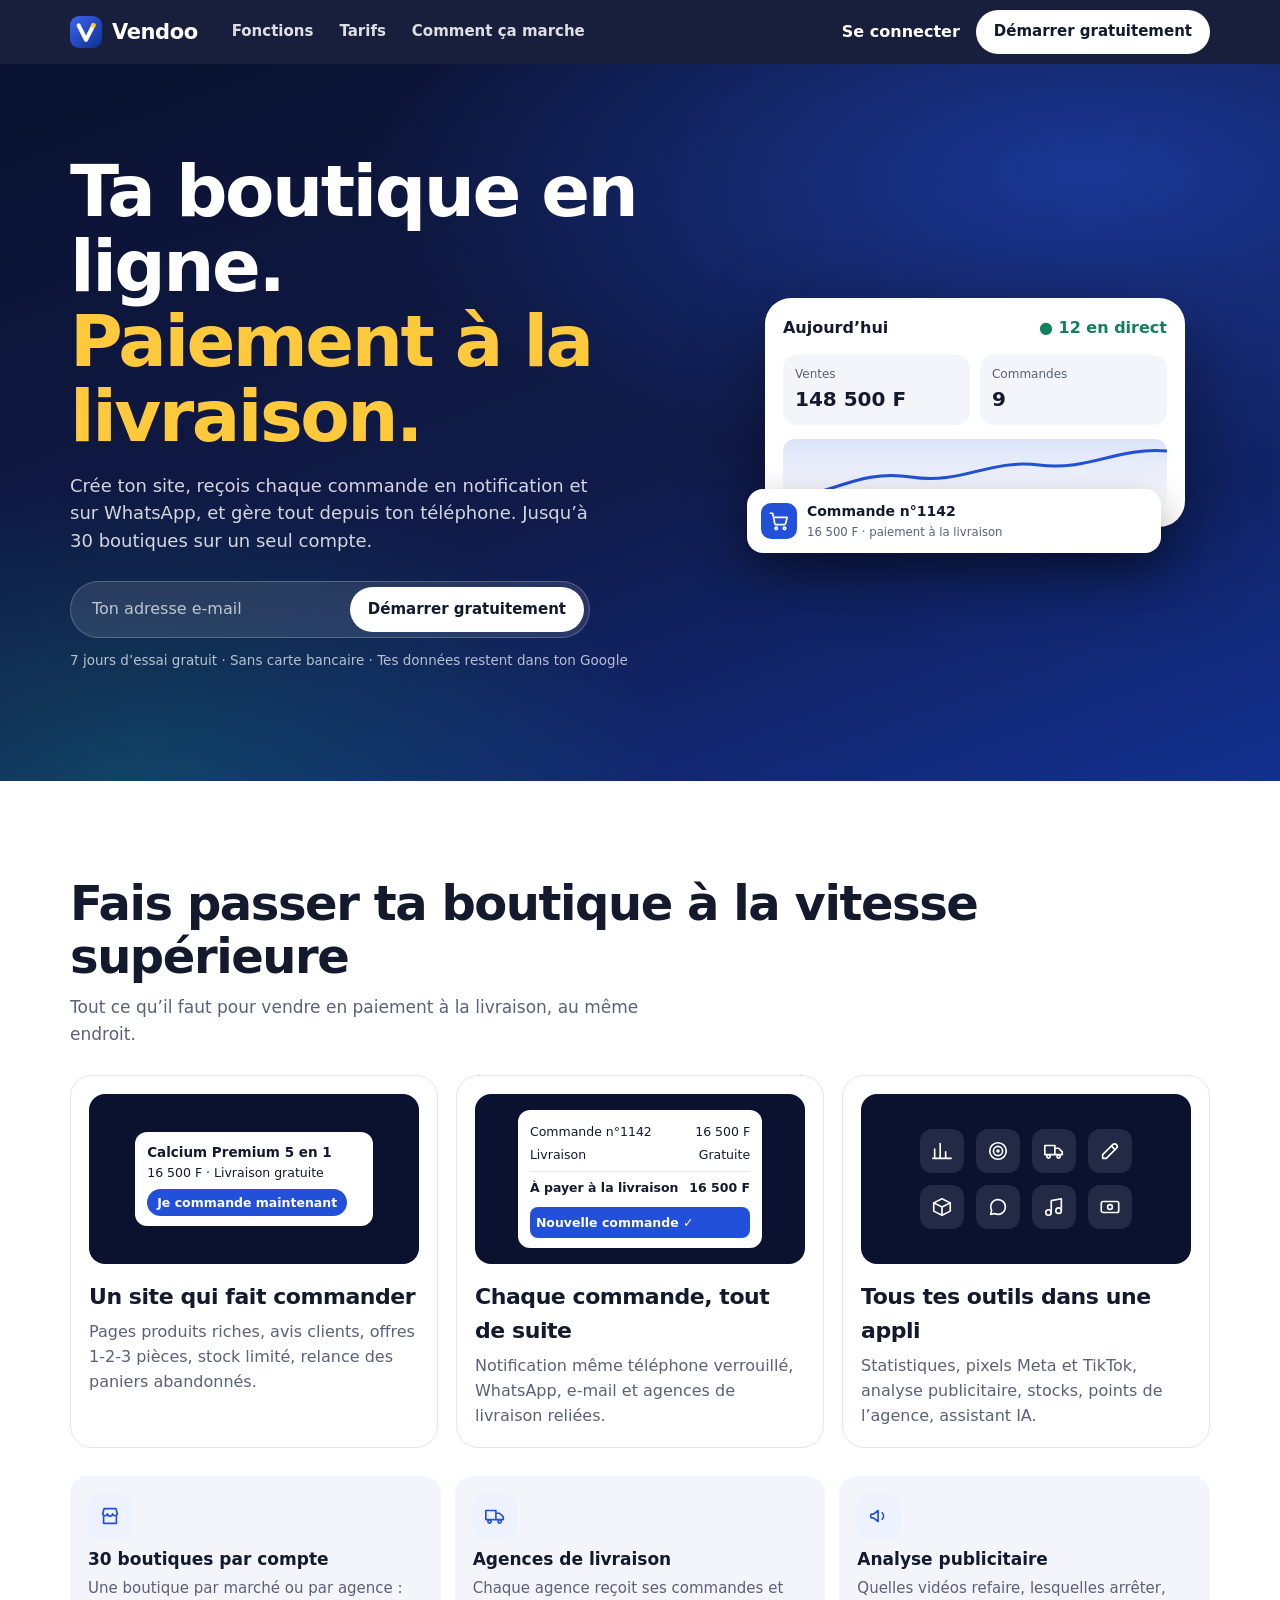
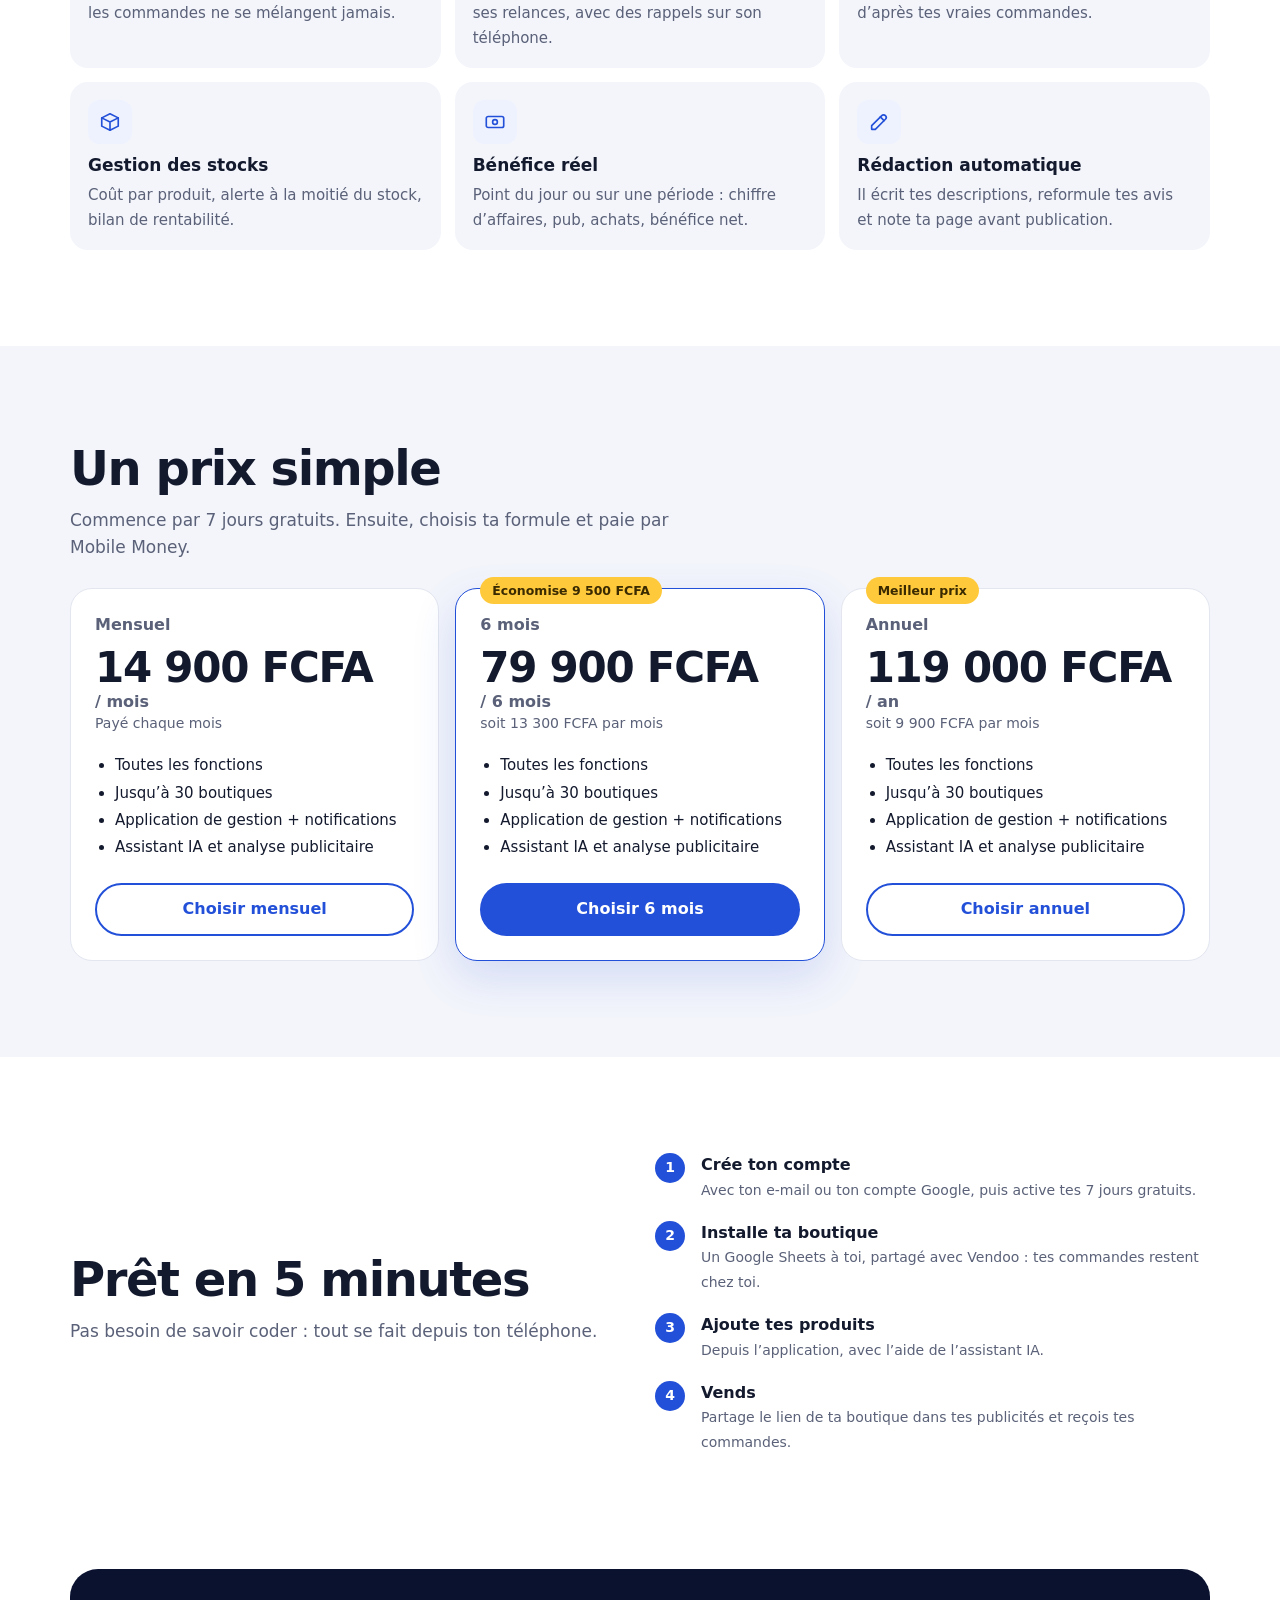
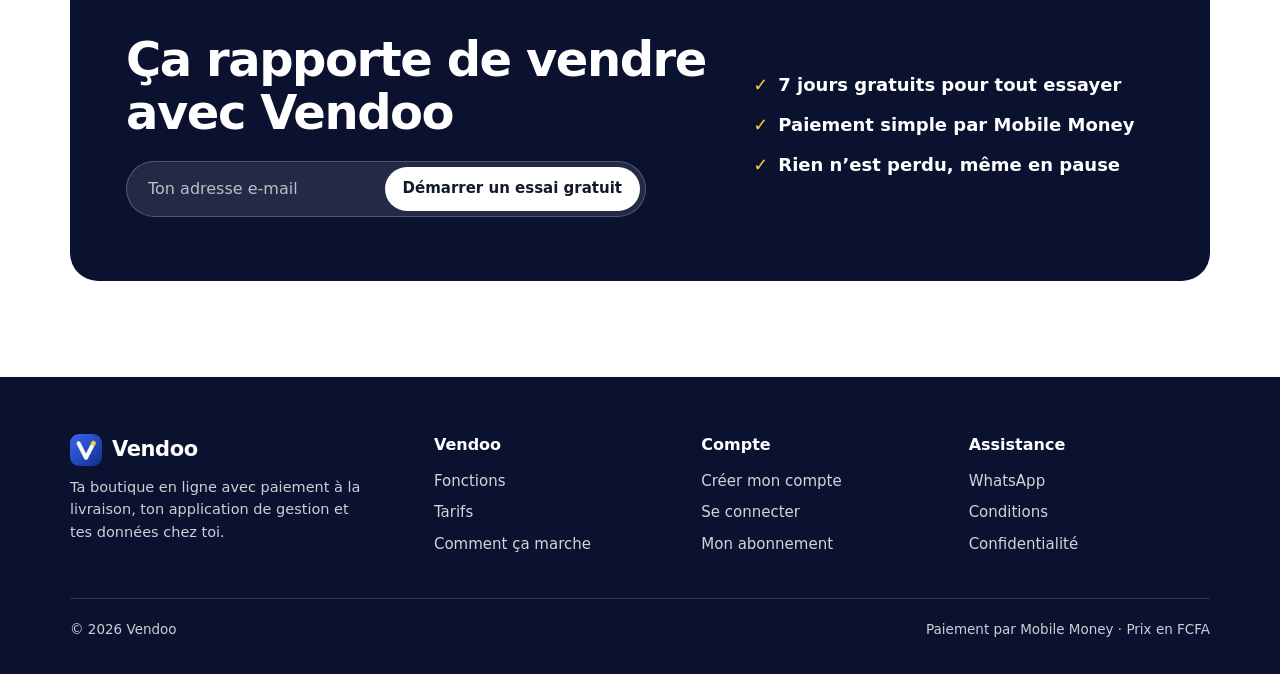
<file: vendoo/index.html>
<!doctype html>
<html lang="fr">
<head>
<meta charset="utf-8">
<script>
/* Déménagement depuis l'ancienne adresse : tes réglages (connexion, boutique choisie…) arrivent avec toi, une seule fois */
(function(){ var m = location.hash.match(/^#migr=([^&]*)(?:&ancre=(.*))?$/); if (!m) return;
  try { var d = JSON.parse(decodeURIComponent(escape(atob(decodeURIComponent(m[1])))));
    Object.keys(d).forEach(function(k){ if (localStorage.getItem(k) === null) localStorage.setItem(k, d[k]); }); } catch(e){}
  try { history.replaceState(null, '', location.pathname + location.search + (m[2] ? '#' + decodeURIComponent(m[2]) : '')); } catch(e){}
})();
</script>

<meta name="viewport" content="width=device-width,initial-scale=1,viewport-fit=cover">
<title>Vendoo – Ta boutique en ligne, paiement à la livraison</title>
<meta name="description" content="Crée jusqu’à 30 boutiques en ligne avec paiement à la livraison, commandes sur WhatsApp et application de gestion.">
<meta name="theme-color" content="#0A1230">
<link rel="icon" href="favicon-32.png" sizes="32x32">
<link rel="apple-touch-icon" href="icon-192.png">
<style>
:root{--main:#2350D8;--main2:#12308F;--deep:#0A1230;--ink:#141A2E;--soft:#5A6178;--line:#E3E6EF;--bg:#FFFFFF;--surface:#F3F5FB;--card:#fff;--ok:#12805C;--warn:#B45309;--bad:#B42318;--gold:#FFC93C}
*{box-sizing:border-box}
html{-webkit-text-size-adjust:100%;scroll-behavior:smooth}
body{margin:0;font:16px/1.55 "Inter",system-ui,-apple-system,"Segoe UI",Roboto,sans-serif;color:var(--ink);background:var(--bg)}
a{color:var(--main)}
button,input,select{font:inherit}
.wrap{max-width:640px;margin:0 auto;padding:0 16px}
.large{max-width:1180px;margin:0 auto;padding:0 20px}
/* En-tête sombre (comme les grandes plateformes) */
header{position:sticky;top:0;z-index:20;background:rgba(10,18,48,.94);backdrop-filter:blur(12px);color:#fff}
header .large{display:flex;align-items:center;gap:22px;height:64px}
.brand{display:flex;align-items:center;gap:10px;font-weight:800;font-size:21px;letter-spacing:-.02em;text-decoration:none;color:#fff}
.brand img{width:32px;height:32px;border-radius:9px}
nav.liens{display:none;gap:26px;margin-left:12px}
nav.liens a{color:rgba(255,255,255,.86);text-decoration:none;font-weight:600;font-size:15px}
nav.liens a:hover{color:#fff}
.hdroite{margin-left:auto;display:flex;align-items:center;gap:8px}
.lnk{background:none;border:0;color:var(--main);font-weight:700;padding:8px;cursor:pointer}
header .lnk{color:#fff}
.pill{display:inline-flex;align-items:center;justify-content:center;border-radius:999px;font-weight:700;text-decoration:none;cursor:pointer;border:0;white-space:nowrap}
.pill.blanc{background:#fff;color:var(--ink);padding:10px 18px;font-size:15px}
.pill.bleu{background:var(--main);color:#fff;padding:14px 22px;font-size:16px}
.pill.contour{background:transparent;color:#fff;border:2px solid #fff;padding:12px 22px;font-size:16px}
@media (min-width:900px){nav.liens{display:flex}}
@media (max-width:420px){header .pill.blanc{padding:9px 13px;font-size:14px}}
.hdroite .lnk{white-space:nowrap}
#hCta .ct{display:none}
@media (max-width:520px){#hCta .lg{display:none}#hCta .ct{display:inline}}
.hero .large>*,.cta>*,.grille2>*,.trois>*,.tarifs>*{min-width:0}
@media (max-width:520px){.capte{flex-direction:column;border-radius:20px;gap:6px;padding:6px}.capte .pill{width:100%;padding:13px}.capte input{padding:12px 14px}.hero h1{font-size:38px}
  header .hdroite{gap:10px}header .hdroite .lnk{font-size:14px}}
/* Bandeau d'accueil */
.hero{background:radial-gradient(1200px 520px at 85% 15%,rgba(35,80,216,.55),transparent 60%),radial-gradient(900px 500px at 10% 100%,rgba(18,160,140,.28),transparent 60%),linear-gradient(160deg,#0A1230 0%,#101B4A 55%,#12308F 100%);color:#fff;overflow:hidden}
.hero .large{display:grid;gap:34px;padding-top:56px;padding-bottom:64px}
.hero h1{font-size:44px;line-height:1.04;letter-spacing:-.035em;margin:0 0 18px;font-weight:800}
.hero h1 em{font-style:normal;color:var(--gold)}
.hero p.lead{color:rgba(255,255,255,.82);font-size:18px;margin:0 0 26px;max-width:520px}
.capte{display:flex;background:rgba(255,255,255,.1);border:1px solid rgba(255,255,255,.22);border-radius:999px;padding:5px;max-width:520px}
.capte input{flex:1;min-width:0;background:transparent;border:0;outline:none;color:#fff;padding:10px 16px;font-size:16px}
.capte input::placeholder{color:rgba(255,255,255,.7)}
.hero small.note{display:block;margin-top:12px;color:rgba(255,255,255,.7);font-size:13.5px}
.apercu{position:relative;max-width:420px;width:100%;justify-self:center}
.ecran{background:#fff;color:var(--ink);border-radius:26px;padding:18px;box-shadow:0 30px 80px rgba(0,0,0,.45)}
.ecran .t{display:flex;justify-content:space-between;align-items:center;font-weight:800}
.ecran .k{display:grid;grid-template-columns:1fr 1fr;gap:10px;margin:14px 0}
.ecran .k div{background:var(--surface);border-radius:14px;padding:10px 12px}
.ecran .k small{display:block;color:var(--soft);font-size:12px}
.ecran .k b{font-size:20px}
.courbe{height:70px;border-radius:12px;background:linear-gradient(180deg,rgba(35,80,216,.16),rgba(35,80,216,0));position:relative;overflow:hidden}
.courbe svg{position:absolute;inset:0;width:100%;height:100%}
.notif{position:absolute;left:-18px;right:24px;bottom:-26px;background:#fff;color:var(--ink);border-radius:16px;padding:12px 14px;box-shadow:0 16px 40px rgba(0,0,0,.35);display:flex;gap:10px;align-items:center;font-size:14px}
.notif i{font-style:normal;width:36px;height:36px;border-radius:10px;background:var(--main);color:#fff;display:grid;place-items:center;flex:0 0 36px}
.notif small{display:block;color:var(--soft)}
@media (min-width:900px){.hero .large{grid-template-columns:1.15fr .85fr;align-items:center;padding-top:90px;padding-bottom:110px}.hero h1{font-size:72px}}
/* Sections */
section.bloc{padding:64px 0}
section.bloc h2{font-size:34px;line-height:1.1;letter-spacing:-.03em;margin:0 0 12px;font-weight:800}
section.bloc p.intro{color:var(--soft);font-size:17px;max-width:620px;margin:0 0 28px}
@media (min-width:900px){section.bloc{padding:96px 0}section.bloc h2{font-size:48px}}
.trois{display:grid;gap:18px}
@media (min-width:900px){.trois{grid-template-columns:repeat(3,1fr)}}
.carte{border:1px solid var(--line);border-radius:22px;padding:18px;background:#fff}
.visuel{height:170px;border-radius:16px;background:var(--deep);margin-bottom:16px;position:relative;overflow:hidden;display:grid;place-items:center}
.carte h3{font-size:22px;margin:0 0 6px;letter-spacing:-.02em;font-weight:700}
.carte p{color:var(--soft);margin:0}
.v1 .mini{background:#fff;border-radius:12px;width:72%;padding:10px 12px;font-size:12.5px}
.v1 .mini b{display:block;font-size:13.5px}
.v1 .mini span{display:inline-block;margin-top:6px;background:var(--main);color:#fff;border-radius:999px;padding:4px 10px;font-weight:700}
.v2 .mini{background:#fff;border-radius:12px;width:74%;padding:10px 12px;font-size:12.5px}
.v2 .mini div{display:flex;justify-content:space-between;padding:2px 0}
.v2 .mini .tot{font-weight:800;border-top:1px solid var(--line);margin-top:4px;padding-top:6px}
.v2 .mini .go{margin-top:8px;background:var(--main);color:#fff;text-align:center;border-radius:8px;padding:6px;font-weight:800}
.v3 .bulles{display:grid;grid-template-columns:repeat(4,44px);gap:12px}
.v3 .bulles i{color:#fff;font-style:normal;width:44px;height:44px;border-radius:12px;display:grid;place-items:center;font-size:22px;background:rgba(255,255,255,.1)}
.fonctions{display:grid;gap:14px}
@media (min-width:700px){.fonctions{grid-template-columns:1fr 1fr}}
@media (min-width:1000px){.fonctions{grid-template-columns:repeat(3,1fr)}}
.fonc{background:var(--surface);border-radius:18px;padding:18px}
.fonc i{font-style:normal;display:grid;place-items:center;width:44px;height:44px;border-radius:12px;background:var(--soft-bg,#EEF2FF);color:var(--main)}.fonc i svg{width:22px;height:22px}
.fonc b{display:block;font-size:17px;margin:8px 0 4px}
.fonc span{color:var(--soft);font-size:15px}
/* Tarifs */
.tarifs{display:grid;gap:16px}
@media (min-width:900px){.tarifs{grid-template-columns:repeat(3,1fr);align-items:stretch}}
.plan{border:1.5px solid var(--line);border-radius:22px;padding:24px;background:#fff;position:relative;display:flex;flex-direction:column}
.plan.top{border-color:var(--main);box-shadow:0 16px 44px rgba(35,80,216,.16)}
.plan .tag{position:absolute;top:-12px;left:24px;background:var(--gold);color:#3A2A00;font-size:12.5px;font-weight:800;padding:4px 12px;border-radius:99px}
.plan .nom{font-weight:700;color:var(--soft)}
.plan .p{font-size:clamp(32px,3.4vw,42px);white-space:nowrap;font-weight:800;letter-spacing:-.03em;line-height:1.05;margin:8px 0 2px}
.plan .p small{font-size:16px;color:var(--soft);font-weight:600;letter-spacing:0;display:block;margin-top:4px}
.plan .eq{color:var(--soft);font-size:14px}
.plan ul{margin:16px 0 20px;padding-left:20px;color:var(--ink);font-size:15px}
.plan ul li{margin:4px 0}
.plan .pill{margin-top:auto}
.plan .pill.contour{color:var(--main);border-color:var(--main);background:#fff}
/* Étapes */
.etapes{counter-reset:e;list-style:none;padding:0;margin:0}
.etapes li{counter-increment:e;position:relative;padding:0 0 18px 46px}
.etapes li:before{content:counter(e);position:absolute;left:0;top:0;width:30px;height:30px;border-radius:50%;background:var(--main);color:#fff;font-weight:800;display:flex;align-items:center;justify-content:center;font-size:14px}
.etapes>li>b{display:block}
.etapes code{background:var(--surface);border-radius:6px;padding:1px 6px;font-size:14px}
.grille2{display:grid;gap:30px}
@media (min-width:900px){.grille2{grid-template-columns:1fr 1fr;align-items:center}}
/* Bandeau final sombre */
.cta{background:var(--deep);color:#fff;border-radius:28px;padding:40px 26px;display:grid;gap:26px}
.cta h2{color:#fff}
.cta ul{list-style:none;padding:0;margin:0;display:grid;gap:12px;font-size:18px;font-weight:600}
.cta li:before{content:"✓";margin-right:10px;color:var(--gold)}
@media (min-width:900px){.cta{grid-template-columns:1.2fr .8fr;padding:64px 56px;align-items:center}}
/* Pied de page */
footer{background:var(--deep);color:rgba(255,255,255,.8);padding:56px 0 34px;margin-top:0}
footer .cols{display:grid;gap:26px;grid-template-columns:1fr 1fr}
@media (min-width:900px){footer .cols{grid-template-columns:1.4fr 1fr 1fr 1fr}}
footer h4{color:#fff;margin:0 0 12px;font-size:16px}
footer a{color:rgba(255,255,255,.82);text-decoration:none;display:block;margin:8px 0;font-size:15px}
footer a:hover{color:#fff}
footer .bas{border-top:1px solid rgba(255,255,255,.14);margin-top:34px;padding-top:20px;font-size:13.5px;display:flex;flex-wrap:wrap;gap:14px;justify-content:space-between}
/* Espace compte (formulaires) */
main.compte{background:var(--surface);min-height:calc(100vh - 64px);padding:8px 0 40px}
.btn{display:inline-flex;align-items:center;justify-content:center;gap:8px;width:100%;min-height:52px;border:0;border-radius:999px;background:var(--main);color:#fff;font-weight:800;font-size:17px;cursor:pointer;text-decoration:none;padding:0 18px}
.btn:active{transform:scale(.99)}
.btn.sec{background:#E8EEFF;color:var(--main2)}
.btn.ghost{background:#fff;color:var(--ink);border:1.5px solid var(--line)}
.btn[disabled]{opacity:.55}
.card{background:var(--card);border:1px solid var(--line);border-radius:20px;padding:20px;margin:14px 0}
.card h3{margin:0 0 10px;font-size:19px;letter-spacing:-.01em}
label{display:block;font-weight:700;font-size:14px;margin:12px 0 6px}
.field{width:100%;min-height:50px;border:1.5px solid var(--line);border-radius:12px;padding:12px 14px;background:#fff;color:var(--ink);outline:none}
.field:focus{border-color:var(--main)}
.tabs{display:grid;grid-template-columns:1fr 1fr;background:#E8EEFF;border-radius:999px;padding:4px;margin:20px 0 6px}
.tabs button{border:0;background:none;border-radius:999px;min-height:44px;font-weight:800;color:var(--soft);cursor:pointer}
.tabs button.on{background:#fff;color:var(--ink);box-shadow:0 1px 4px rgba(0,0,0,.08)}
.msg{border-radius:12px;padding:12px 14px;margin:12px 0;font-size:15px}
.msg.err{background:#FEECEB;color:var(--bad)}
.msg.ok{background:#E7F6EF;color:var(--ok)}
.msg.warn{background:#FFF4E5;color:var(--warn)}
.ou{display:flex;align-items:center;gap:10px;color:var(--soft);font-size:13px;margin:16px 0}
.ou:before,.ou:after{content:"";flex:1;height:1px;background:var(--line)}
#gbtn{display:flex;justify-content:center;min-height:44px}
.statut{display:flex;align-items:center;justify-content:space-between;gap:10px}
.badge{font-size:13px;font-weight:800;padding:4px 10px;border-radius:99px;white-space:nowrap}
.b-actif{background:#E7F6EF;color:var(--ok)}.b-essai{background:#E8EEFF;color:var(--main2)}.b-grace,.b-attente{background:#FFF4E5;color:var(--warn)}.b-expire,.b-bloque{background:#FEECEB;color:var(--bad)}
.gros{font-size:28px;font-weight:800;letter-spacing:-.02em;margin:6px 0 0}
.soft{color:var(--soft);font-size:14px}
.choix{display:grid;gap:10px}
@media (min-width:560px){.choix{grid-template-columns:repeat(3,1fr)}}
.choix label{margin:0;border:1.5px solid var(--line);border-radius:14px;padding:12px;cursor:pointer;font-weight:600;position:relative}
.choix input{accent-color:var(--main)}
.choix label:has(input:checked){border-color:var(--main);background:#F0F4FF}
.choix b{display:block;font-size:18px}
.choix s{display:block;font-size:13px}
.choix em{font-style:normal;position:absolute;top:-10px;right:10px;background:var(--gold);color:#3A2A00;font-size:11px;font-weight:800;padding:2px 8px;border-radius:99px}
.momo{background:#FFF8E1;border:1px dashed #E0B200;border-radius:14px;padding:14px;margin:12px 0}
.momo .num{font-size:24px;font-weight:800;letter-spacing:.02em}
.ussd{display:grid;gap:8px;margin-top:10px}
.ussd .btn{font-size:15px;padding:13px 10px;white-space:nowrap}
@media (min-width:560px){.ussd{grid-template-columns:1fr 1fr}}
.capzone{border:2px dashed var(--line);border-radius:14px;padding:16px;text-align:center;cursor:pointer;background:#fff}
.capzone.ok{border-color:var(--ok);background:#F2FBF6}
.capzone img{max-width:100%;max-height:220px;border-radius:10px;display:block;margin:0 auto 8px}
.etape{display:flex;gap:10px;align-items:center;font-weight:800;margin:16px 0 4px}
.etape span{width:28px;height:28px;border-radius:50%;background:var(--main);color:#fff;display:grid;place-items:center;font-size:14px;flex:0 0 28px}
.row{display:flex;gap:10px}
.row>*{flex:1}
.hist{width:100%;border-collapse:collapse;font-size:14px}
.hist td{padding:8px 0;border-top:1px solid var(--line)}
.hist td:last-child{text-align:right}
.copie{display:flex;gap:8px;align-items:center;background:#F0F4FF;border-radius:12px;padding:10px 12px;font-size:14px;word-break:break-all}
.copie button{flex:0 0 auto}
/* Guide de bienvenue */
.gv{position:fixed;inset:0;z-index:100;background:rgba(10,18,48,.6);display:flex;align-items:flex-end;justify-content:center}
.gvbox{background:#fff;width:100%;max-width:520px;border-radius:24px 24px 0 0;padding:22px 20px calc(18px + env(safe-area-inset-bottom));max-height:92vh;overflow:auto}
@media (min-width:700px){.gv{align-items:center}.gvbox{border-radius:24px}}
.gvtop{display:flex;justify-content:space-between;align-items:center;margin-bottom:6px}
.gvtop small{color:var(--soft);font-weight:700}
.gvem{width:56px;height:56px;border-radius:16px;display:grid;place-items:center;margin:6px 0 12px;background:#EEF2FF;color:var(--main)}.gvem svg{width:28px;height:28px}
.gvbox h2{margin:0 0 8px;font-size:23px;letter-spacing:-.02em}
.gvbox p{color:var(--soft);margin:0 0 10px}
.gvbox ul{margin:0 0 10px;padding-left:20px}
.gvbox li{margin:4px 0}
.gvdots{display:flex;gap:6px;justify-content:center;margin:14px 0}
.gvdots i{width:7px;height:7px;border-radius:99px;background:var(--line)}
.gvdots i.on{width:22px;background:var(--main)}
.gvbtns{display:flex;gap:10px}
.gvbtns .btn{flex:1}
.pw{position:relative}
.pw input{padding-right:52px}
.pwb{position:absolute;right:4px;top:50%;transform:translateY(-50%);width:44px;height:44px;border:0;background:none;color:var(--soft);cursor:pointer;display:grid;place-items:center;border-radius:10px}
.pwb svg{width:22px;height:22px}
.hidden{display:none!important}
.spin{width:18px;height:18px;border:2.5px solid rgba(255,255,255,.4);border-top-color:#fff;border-radius:50%;animation:t .7s linear infinite}
@keyframes t{to{transform:rotate(360deg)}}
</style>
</head>
<body>
<header><div class="large"><a class="brand" href="#"><img src="icon-192.png" alt="">Vendoo</a>
  <nav class="liens" id="nav"><a href="#fonctions" data-ancre>Fonctions</a><a href="#tarifs" data-ancre>Tarifs</a><a href="#comment" data-ancre>Comment ça marche</a></nav>
  <div class="hdroite"><button class="lnk" id="hBtn">Se connecter</button><a class="pill blanc" id="hCta" href="#inscription"><span class="lg">Démarrer gratuitement</span><span class="ct">Essai gratuit</span></a></div></div></header>
<main id="app"></main>
<footer><div class="large"><div class="cols">
  <div><a class="brand" href="#" style="margin:0 0 10px"><img src="icon-192.png" alt="">Vendoo</a><p style="margin:0;font-size:14.5px;max-width:300px">Ta boutique en ligne avec paiement à la livraison, ton application de gestion et tes données chez toi.</p></div>
  <div><h4>Vendoo</h4><a href="#fonctions" data-ancre>Fonctions</a><a href="#tarifs" data-ancre>Tarifs</a><a href="#comment" data-ancre>Comment ça marche</a></div>
  <div><h4>Compte</h4><a href="#inscription">Créer mon compte</a><a href="#connexion">Se connecter</a><a href="#compte">Mon abonnement</a></div>
  <div><h4>Assistance</h4><a href="https://wa.me/2290160422139" target="_blank" rel="noopener">WhatsApp</a><a href="conditions.html">Conditions</a><a href="confidentialite.html">Confidentialité</a></div>
</div><div class="bas"><span>© <span id="an"></span> Vendoo</span><span>Paiement par Mobile Money · Prix en FCFA</span></div></div></footer>
<script>
(() => {
  const API = 'https://script.google.com/macros/s/AKfycbwgdtcXlXB9niD3hactnz4SLIrpY_q74iQQZwkr1vrUBjczfCCVWwamG69uqnUQZsba/exec';
  const app = document.getElementById('app'), hBtn = document.getElementById('hBtn');
  document.getElementById('an').textContent = new Date().getFullYear();
  const S = { get: k => { try { return localStorage.getItem(k); } catch(e){ return null; } }, set: (k, v) => { try { localStorage.setItem(k, v); } catch(e){} }, del: k => { try { localStorage.removeItem(k); } catch(e){} } };
  const esc = s => String(s == null ? '' : s).replace(/[&<>"']/g, c => ({'&':'&amp;','<':'&lt;','>':'&gt;','"':'&quot;',"'":'&#39;'}[c]));
  /* ---------- Tout en français : erreurs réseau, réponses du serveur Google ---------- */
  const frErr = m => { m = String(m || '').replace(/^(Exception|Error|TypeError|SyntaxError):\s*/i, '');
    if (/failed to fetch|networkerror|load failed|network request failed|internet disconnected/i.test(m)) return navigator.onLine === false ? 'Pas de connexion internet. Vérifie ta connexion puis réessaie.' : 'Connexion au serveur impossible. Réessaie dans un instant.';
    if (/unexpected token|not valid json|json\.parse|unexpected end of json|is not valid json/i.test(m)) return 'Le serveur Google n’a pas répondu correctement. Réessaie dans un instant.';
    if (/too many times|invoked too many|quota|rate limit|simultaneous/i.test(m)) return 'Google est très sollicité en ce moment. Réessaie dans une minute.';
    if (/timed? ?out|timeout|maximum execution time|délai/i.test(m)) return 'Le serveur a mis trop de temps à répondre. Réessaie.';
    if (/lock|verrou/i.test(m) && /timeout|wait|attente/i.test(m)) return 'Le serveur est occupé. Réessaie dans un instant.';
    if (/permission|not authorized|authorization|access denied|unauthorized/i.test(m)) return 'Accès refusé par Google. Vérifie que le fichier est bien partagé.';
    if (/cannot read prop|undefined is not|is not a function|is not defined|null/i.test(m)) return 'Une erreur est survenue. Actualise l’application et réessaie.';
    return m || 'Erreur, réessaie.'; };
  try {
    const _f = window.fetch.bind(window);
    window.fetch = async (...a) => { try { return await _f(...a); } catch(e){ if (e && e.name === 'AbortError') throw e; throw new Error(frErr(e && e.message)); } };
    Response.prototype.json = async function(){ const t = await this.text(); try { return JSON.parse(t); } catch(e){ throw new Error('Le serveur Google n’a pas répondu correctement. Réessaie dans un instant.'); } };
    const _al = window.alert.bind(window); window.alert = m => _al(frErr(m));
  } catch(e){}
  const F = n => Number(n || 0).toLocaleString('fr-FR').replace(/ /g, ' ') + ' F';
  // Prix affichés en FCFA (arrondis à la centaine)
  const USD = n => F(Math.round(Number(n || 0) / 100) * 100) + 'CFA';
  const PRIX0 = {mois: 14900, six: 79900, an: 119000};
  const mainEl = document.getElementById('app');
  const pleinePage = oui => { mainEl.className = oui ? '' : 'compte'; document.getElementById('nav').style.visibility = oui ? '' : 'hidden';
    document.getElementById('hCta').style.display = oui ? '' : 'none'; document.getElementById('hBtn').style.display = oui && jeton ? 'none' : ''; };
  let choixFo = ['an', 'six'].includes(S.get('vendoo_fo')) ? S.get('vendoo_fo') : 'mois';
  let CFG = null, jeton = S.get('vendoo_jeton') || '', compte = null;
  try { compte = JSON.parse(S.get('vendoo_compte') || 'null'); } catch(e){}

  async function call(body){
    const r = await fetch(API, {method: 'POST', body: JSON.stringify(Object.assign({type: 'vendoo'}, body))});
    const j = await r.json();
    if (!j.ok){ if (j.erreur === 'SESSION'){ deconnexion(); throw new Error('Ta session a expiré. Reconnecte-toi.'); } throw new Error(frErr(j.erreur) || 'Erreur, réessaie.'); }
    return j;
  }
  const config = () => CFG ? Promise.resolve(CFG) : call({action: 'config'}).then(j => (CFG = j));
  function connecte(j){ jeton = j.jeton || jeton; compte = j.compte; S.set('vendoo_jeton', jeton); S.set('vendoo_compte', JSON.stringify(compte)); location.hash = '#compte'; route(); }
  function deconnexion(){ jeton = ''; compte = null; S.del('vendoo_jeton'); S.del('vendoo_compte'); }
  function occupe(btn, oui){ if (!btn) return; btn.disabled = oui; if (oui){ btn.dataset.t = btn.innerHTML; btn.innerHTML = '<span class="spin"></span>'; } else if (btn.dataset.t) btn.innerHTML = btn.dataset.t; }
  function message(el, txt, type){ el.innerHTML = txt ? `<div class="msg ${type || 'err'}">${txt}</div>` : ''; }

  /* ------------ Téléphone : un seul essai gratuit par appareil ------------ */
  // Identifiant gardé à 3 endroits (stockage, cookie, base locale) + empreinte de l'appareil
  const idb = (op, v) => new Promise(ok => { try { const q = indexedDB.open('vendoo', 1); q.onupgradeneeded = () => q.result.createObjectStore('k');
    q.onsuccess = () => { try { const t = q.result.transaction('k', op ? 'readwrite' : 'readonly').objectStore('k'); const g = op ? t.put(v, 'id') : t.get('id'); g.onsuccess = () => ok(g.result || ''); g.onerror = () => ok(''); } catch(e){ ok(''); } }; q.onerror = () => ok(''); } catch(e){ ok(''); } });
  async function sha(t){ const b = await crypto.subtle.digest('SHA-256', new TextEncoder().encode(t)); return [...new Uint8Array(b)].map(x => x.toString(16).padStart(2, '0')).join(''); }
  async function appareil(){
    let id = S.get('vendoo_app') || (document.cookie.match(/(?:^|; )vapp=([\w-]+)/) || [])[1] || await idb(0);
    if (!id) id = (crypto.randomUUID ? crypto.randomUUID() : Date.now().toString(36) + Math.random().toString(36).slice(2));
    S.set('vendoo_app', id); document.cookie = 'vapp=' + id + '; max-age=315360000; path=/; SameSite=Lax'; idb(1, id);
    const p = [screen.width + 'x' + screen.height, devicePixelRatio, navigator.hardwareConcurrency, navigator.deviceMemory, navigator.platform, navigator.maxTouchPoints,
      Intl.DateTimeFormat().resolvedOptions().timeZone, (navigator.languages || []).join(',')];
    try { const h = navigator.userAgentData && await navigator.userAgentData.getHighEntropyValues(['model', 'platformVersion']); if (h) p.push(h.model, h.platformVersion); } catch(e){}
    try { const c = document.createElement('canvas'); c.width = 240; c.height = 60; const x = c.getContext('2d'); x.textBaseline = 'top'; x.font = '16px Arial'; x.fillStyle = '#f60'; x.fillRect(10, 10, 100, 30); x.fillStyle = '#069'; x.fillText('Vendoo ✓ 3 jours', 4, 18); x.strokeStyle = 'rgba(120,40,200,.7)'; x.arc(160, 30, 22, 0, 6); x.stroke(); p.push(c.toDataURL()); } catch(e){}
    try { const g = document.createElement('canvas').getContext('webgl'); const d = g.getExtension('WEBGL_debug_renderer_info'); p.push(g.getParameter(d.UNMASKED_RENDERER_WEBGL), g.getParameter(d.UNMASKED_VENDOR_WEBGL)); } catch(e){}
    let empreinte = ''; try { empreinte = await sha(p.join('|')); } catch(e){}
    return {id, empreinte};
  }

  /* ------------ Accueil ------------ */
  function accueil(){
    pleinePage(true);
    hBtn.textContent = jeton ? 'Mon compte' : 'Se connecter';
    hBtn.onclick = () => { location.hash = jeton ? '#compte' : '#connexion'; };
    const P = CFG ? CFG.prix : PRIX0;
    const plan = (fo, nom, prix, par, extra, top, tag) => `<div class="plan${top ? ' top' : ''}">${tag ? `<span class="tag">${tag}</span>` : ''}<div class="nom">${nom}</div>
      <div class="p">${USD(prix)} <small>${par}</small></div><div class="eq">${extra}</div>
      <ul><li>Toutes les fonctions</li><li>Jusqu’à 30 boutiques</li><li>Application de gestion + notifications</li><li>Assistant IA et analyse publicitaire</li></ul>
      <a class="pill ${top ? 'bleu' : 'contour'}" href="#inscription" data-fo="${fo}">Choisir ${nom.toLowerCase()}</a></div>`;
    app.innerHTML = `
      <section class="hero"><div class="large">
        <div><h1>Ta boutique en ligne.<br><em>Paiement à la livraison.</em></h1>
          <p class="lead">Crée ton site, reçois chaque commande en notification et sur WhatsApp, et gère tout depuis ton téléphone. Jusqu’à 30 boutiques sur un seul compte.</p>
          <form class="capte" id="capte"><input type="email" id="capMail" placeholder="Ton adresse e-mail" autocomplete="email" aria-label="Ton adresse e-mail"><button class="pill blanc">Démarrer gratuitement</button></form>
          <small class="note">7 jours d’essai gratuit · Sans carte bancaire · Tes données restent dans ton Google</small></div>
        <div class="apercu" aria-hidden="true"><div class="ecran"><div class="t"><span>Aujourd’hui</span><span style="color:var(--ok)">● 12 en direct</span></div>
          <div class="k"><div><small>Ventes</small><b>148 500 F</b></div><div><small>Commandes</small><b>9</b></div></div>
          <div class="courbe"><svg viewBox="0 0 300 70" preserveAspectRatio="none"><path d="M0 60 C40 55 60 30 100 38 S160 20 200 26 S260 8 300 12" fill="none" stroke="#2350D8" stroke-width="3"/></svg></div></div>
          <div class="notif"><i><svg viewBox="0 0 24 24" width="22" height="22" fill="none" stroke="currentColor" stroke-width="1.8" stroke-linecap="round" stroke-linejoin="round" aria-hidden="true"><circle cx="9" cy="20" r="1.4"/><circle cx="18" cy="20" r="1.4"/><path d="M2.5 3.5h2.6l2.3 11.2a1.6 1.6 0 0 0 1.6 1.3h8.6a1.6 1.6 0 0 0 1.6-1.2L21 8H6"/></svg></i><div><b>Commande n°1142</b><small>16 500 F · paiement à la livraison</small></div></div></div>
      </div></section>
      <section class="bloc" id="fonctions"><div class="large">
        <h2>Fais passer ta boutique à la vitesse supérieure</h2>
        <p class="intro">Tout ce qu’il faut pour vendre en paiement à la livraison, au même endroit.</p>
        <div class="trois">
          <div class="carte"><div class="visuel v1"><div class="mini"><b>Calcium Premium 5 en 1</b>16 500 F · Livraison gratuite<br><span>Je commande maintenant</span></div></div><h3>Un site qui fait commander</h3><p>Pages produits riches, avis clients, offres 1-2-3 pièces, stock limité, relance des paniers abandonnés.</p></div>
          <div class="carte"><div class="visuel v2"><div class="mini"><div><span>Commande n°1142</span><span>16 500 F</span></div><div><span>Livraison</span><span>Gratuite</span></div><div class="tot"><span>À payer à la livraison</span><span>16 500 F</span></div><div class="go">Nouvelle commande ✓</div></div></div><h3>Chaque commande, tout de suite</h3><p>Notification même téléphone verrouillé, WhatsApp, e-mail et agences de livraison reliées.</p></div>
          <div class="carte"><div class="visuel v3"><div class="bulles"><i><svg viewBox="0 0 24 24" width="22" height="22" fill="none" stroke="currentColor" stroke-width="1.8" stroke-linecap="round" stroke-linejoin="round" aria-hidden="true"><path d="M4 20V10M10 20V4M16 20v-7M22 20H2"/></svg></i><i><svg viewBox="0 0 24 24" width="22" height="22" fill="none" stroke="currentColor" stroke-width="1.8" stroke-linecap="round" stroke-linejoin="round" aria-hidden="true"><circle cx="12" cy="12" r="9"/><circle cx="12" cy="12" r="5"/><circle cx="12" cy="12" r="1"/></svg></i><i><svg viewBox="0 0 24 24" width="22" height="22" fill="none" stroke="currentColor" stroke-width="1.8" stroke-linecap="round" stroke-linejoin="round" aria-hidden="true"><path d="M2 6h11v10H2zM13 9h4l4 4v3h-8z"/><circle cx="6" cy="18" r="1.8"/><circle cx="17" cy="18" r="1.8"/></svg></i><i><svg viewBox="0 0 24 24" width="22" height="22" fill="none" stroke="currentColor" stroke-width="1.8" stroke-linecap="round" stroke-linejoin="round" aria-hidden="true"><path d="M4 20h4L19 9a2.8 2.8 0 0 0-4-4L4 16z"/><path d="M13.5 6.5l4 4"/></svg></i><i><svg viewBox="0 0 24 24" width="22" height="22" fill="none" stroke="currentColor" stroke-width="1.8" stroke-linecap="round" stroke-linejoin="round" aria-hidden="true"><path d="M3 7.5 12 3l9 4.5v9L12 21l-9-4.5z"/><path d="M3 7.5 12 12l9-4.5M12 12v9"/></svg></i><i><svg viewBox="0 0 24 24" width="22" height="22" fill="none" stroke="currentColor" stroke-width="1.8" stroke-linecap="round" stroke-linejoin="round" aria-hidden="true"><path d="M20 12a8 8 0 0 1-11.6 7.1L4 20l1-4.2A8 8 0 1 1 20 12z"/></svg></i><i><svg viewBox="0 0 24 24" width="22" height="22" fill="none" stroke="currentColor" stroke-width="1.8" stroke-linecap="round" stroke-linejoin="round" aria-hidden="true"><path d="M9 18V5l11-2v13"/><circle cx="6" cy="18" r="3"/><circle cx="17" cy="16" r="3"/></svg></i><i><svg viewBox="0 0 24 24" width="22" height="22" fill="none" stroke="currentColor" stroke-width="1.8" stroke-linecap="round" stroke-linejoin="round" aria-hidden="true"><rect x="2.5" y="6" width="19" height="12" rx="2"/><circle cx="12" cy="12" r="2.6"/></svg></i></div></div><h3>Tous tes outils dans une appli</h3><p>Statistiques, pixels Meta et TikTok, analyse publicitaire, stocks, points de l’agence, assistant IA.</p></div>
        </div>
        <div class="fonctions" style="margin-top:28px">
          <div class="fonc"><i><svg viewBox="0 0 24 24" width="22" height="22" fill="none" stroke="currentColor" stroke-width="1.8" stroke-linecap="round" stroke-linejoin="round" aria-hidden="true"><path d="M4 9.5 5.5 4h13L20 9.5"/><path d="M4 9.5a2.7 2.7 0 0 0 5.3 0 2.7 2.7 0 0 0 5.4 0 2.7 2.7 0 0 0 5.3 0"/><path d="M5 12v8h14v-8"/></svg></i><b>30 boutiques par compte</b><span>Une boutique par marché ou par agence : les commandes ne se mélangent jamais.</span></div>
          <div class="fonc"><i><svg viewBox="0 0 24 24" width="22" height="22" fill="none" stroke="currentColor" stroke-width="1.8" stroke-linecap="round" stroke-linejoin="round" aria-hidden="true"><path d="M2 6h11v10H2zM13 9h4l4 4v3h-8z"/><circle cx="6" cy="18" r="1.8"/><circle cx="17" cy="18" r="1.8"/></svg></i><b>Agences de livraison</b><span>Chaque agence reçoit ses commandes et ses relances, avec des rappels sur son téléphone.</span></div>
          <div class="fonc"><i><svg viewBox="0 0 24 24" width="22" height="22" fill="none" stroke="currentColor" stroke-width="1.8" stroke-linecap="round" stroke-linejoin="round" aria-hidden="true"><path d="M3 11v2a1 1 0 0 0 1 1h2l5 4V6L6 10H4a1 1 0 0 0-1 1z"/><path d="M15.5 8.5a5 5 0 0 1 0 7"/></svg></i><b>Analyse publicitaire</b><span>Quelles vidéos refaire, lesquelles arrêter, d’après tes vraies commandes.</span></div>
          <div class="fonc"><i><svg viewBox="0 0 24 24" width="22" height="22" fill="none" stroke="currentColor" stroke-width="1.8" stroke-linecap="round" stroke-linejoin="round" aria-hidden="true"><path d="M3 7.5 12 3l9 4.5v9L12 21l-9-4.5z"/><path d="M3 7.5 12 12l9-4.5M12 12v9"/></svg></i><b>Gestion des stocks</b><span>Coût par produit, alerte à la moitié du stock, bilan de rentabilité.</span></div>
          <div class="fonc"><i><svg viewBox="0 0 24 24" width="22" height="22" fill="none" stroke="currentColor" stroke-width="1.8" stroke-linecap="round" stroke-linejoin="round" aria-hidden="true"><rect x="2.5" y="6" width="19" height="12" rx="2"/><circle cx="12" cy="12" r="2.6"/></svg></i><b>Bénéfice réel</b><span>Point du jour ou sur une période : chiffre d’affaires, pub, achats, bénéfice net.</span></div>
          <div class="fonc"><i><svg viewBox="0 0 24 24" width="22" height="22" fill="none" stroke="currentColor" stroke-width="1.8" stroke-linecap="round" stroke-linejoin="round" aria-hidden="true"><path d="M4 20h4L19 9a2.8 2.8 0 0 0-4-4L4 16z"/><path d="M13.5 6.5l4 4"/></svg></i><b>Rédaction automatique</b><span>Il écrit tes descriptions, reformule tes avis et note ta page avant publication.</span></div>
        </div>
      </div></section>
      <section class="bloc" id="tarifs" style="background:var(--surface)"><div class="large">
        <h2>Un prix simple</h2>
        <p class="intro">Commence par 7 jours gratuits. Ensuite, choisis ta formule et paie par Mobile Money.</p>
        <div class="tarifs">
          ${plan('mois', 'Mensuel', P.mois, '/ mois', 'Payé chaque mois')}
          ${plan('six', '6 mois', P.six, '/ 6 mois', 'soit ' + USD(P.six / 6) + ' par mois', true, 'Économise ' + USD(P.mois * 6 - P.six))}
          ${plan('an', 'Annuel', P.an, '/ an', 'soit ' + USD(P.an / 12) + ' par mois', false, 'Meilleur prix')}
        </div>
      </div></section>
      <section class="bloc" id="comment"><div class="large grille2">
        <div><h2>Prêt en 5 minutes</h2><p class="intro">Pas besoin de savoir coder : tout se fait depuis ton téléphone.</p></div>
        <ol class="etapes">
          <li><b>Crée ton compte</b><span class="soft">Avec ton e-mail ou ton compte Google, puis active tes 7 jours gratuits.</span></li>
          <li><b>Installe ta boutique</b><span class="soft">Un Google Sheets à toi, partagé avec Vendoo : tes commandes restent chez toi.</span></li>
          <li><b>Ajoute tes produits</b><span class="soft">Depuis l’application, avec l’aide de l’assistant IA.</span></li>
          <li><b>Vends</b><span class="soft">Partage le lien de ta boutique dans tes publicités et reçois tes commandes.</span></li>
        </ol></div></section>
      <section class="bloc" style="padding-top:0"><div class="large"><div class="cta">
        <div><h2>Ça rapporte de vendre avec Vendoo</h2>
          <form class="capte" id="capte2" style="margin-top:22px"><input type="email" id="capMail2" placeholder="Ton adresse e-mail" autocomplete="email" aria-label="Ton adresse e-mail"><button class="pill blanc">Démarrer un essai gratuit</button></form></div>
        <ul><li>7 jours gratuits pour tout essayer</li><li>Paiement simple par Mobile Money</li><li>Rien n’est perdu, même en pause</li></ul>
      </div></div></section>`;
    const go = mail => { if (mail) S.set('vendoo_mail', mail); location.hash = jeton ? '#compte' : '#inscription'; };
    ['capte', 'capte2'].forEach(id => { const f = document.getElementById(id); f.onsubmit = e => { e.preventDefault(); go(f.querySelector('input').value.trim()); }; });
    app.querySelectorAll('[data-fo]').forEach(c => c.onclick = e => { e.preventDefault(); choixFo = c.dataset.fo; S.set('vendoo_fo', choixFo); location.hash = jeton ? '#payer' : '#inscription'; });
    const hc = document.getElementById('hCta'); hc.innerHTML = jeton ? 'Mon compte' : '<span class="lg">Démarrer gratuitement</span><span class="ct">Essai gratuit</span>'; hc.setAttribute('href', jeton ? '#compte' : '#inscription');
  }
  const ANCRES = ['fonctions', 'tarifs', 'comment'];
  const versAncre = id => { const el = document.getElementById(id); if (el) el.scrollIntoView({behavior: 'smooth'}); };
  document.querySelectorAll('[data-ancre]').forEach(a => a.onclick = e => { const id = a.getAttribute('href').slice(1); if (document.getElementById(id)){ e.preventDefault(); versAncre(id); } });

  /* ------------ Connexion / inscription ------------ */
  // Œil pour afficher / cacher le mot de passe
  function oeil(root){
    (root || document).querySelectorAll('input[type=password]:not([data-oeil])').forEach(i => {
      i.dataset.oeil = '1';
      const w = document.createElement('div'); w.className = 'pw'; i.parentNode.insertBefore(w, i); w.appendChild(i);
      const b = document.createElement('button'); b.type = 'button'; b.className = 'pwb'; b.setAttribute('aria-label', 'Afficher le mot de passe');
      const ico = vu => vu ? '<svg viewBox="0 0 24 24" fill="none" stroke="currentColor" stroke-width="2" stroke-linecap="round"><path d="M3 3l18 18"/><path d="M10.6 5.1A10 10 0 0 1 12 5c6 0 9.5 7 9.5 7a17 17 0 0 1-3 3.9M6.3 6.3A17 17 0 0 0 2.5 12S6 19 12 19a9.6 9.6 0 0 0 4.2-.9"/><path d="M9.9 9.9a3 3 0 0 0 4.2 4.2"/></svg>'
        : '<svg viewBox="0 0 24 24" fill="none" stroke="currentColor" stroke-width="2"><path d="M2.5 12S6 5 12 5s9.5 7 9.5 7-3.5 7-9.5 7-9.5-7-9.5-7z"/><circle cx="12" cy="12" r="3"/></svg>';
      b.innerHTML = ico(false);
      b.onclick = () => { const vu = i.type === 'password'; i.type = vu ? 'text' : 'password'; b.innerHTML = ico(vu); b.setAttribute('aria-label', vu ? 'Cacher le mot de passe' : 'Afficher le mot de passe'); i.focus(); };
      w.appendChild(b);
    });
  }
  function auth(mode){
    pleinePage(false);
    hBtn.textContent = 'Accueil'; hBtn.onclick = () => { location.hash = ''; };
    app.innerHTML = `<div class="wrap">
      <div class="tabs"><button data-m="inscription" class="${mode === 'inscription' ? 'on' : ''}">Créer un compte</button><button data-m="connexion" class="${mode === 'connexion' ? 'on' : ''}">Se connecter</button></div>
      <div class="card">
        <div id="gzone" class="hidden"><div id="gbtn"></div><div class="ou">ou avec ton e-mail</div></div>
        <form id="f" autocomplete="on">
          ${mode === 'inscription' ? `<h3 style="margin:0 0 4px">Commence ton essai gratuit de 7 jours</h3><p class="soft" style="margin:0 0 6px">Sans carte bancaire.</p><label for="nom">Ton nom</label><input class="field" id="nom" autocomplete="name" required>
          <label for="tel">Ton numéro WhatsApp</label><input class="field" id="tel" type="tel" autocomplete="tel" inputmode="tel" required>` : ''}
          <label for="email">E-mail</label><input class="field" id="email" type="email" autocomplete="email" required>
          <label for="mdp">Mot de passe</label><input class="field" id="mdp" type="password" autocomplete="${mode === 'inscription' ? 'new-password' : 'current-password'}" minlength="6" required>
          <div id="m"></div>
          <button class="btn" style="margin-top:16px">${mode === 'inscription' ? 'Commencer mon essai gratuit' : 'Se connecter'}</button>
        </form>
        ${mode === 'connexion' ? '<p style="text-align:center;margin:14px 0 0"><button class="lnk" id="oubli">Mot de passe oublié ?</button></p>' : ''}
      </div></div>`;
    { const em = document.getElementById('email'), sm = S.get('vendoo_mail'); if (em && sm && !em.value) em.value = sm; }
    app.querySelectorAll('[data-m]').forEach(b => b.onclick = () => { location.hash = '#' + b.dataset.m; });
    oeil(app);
    const m = document.getElementById('m');
    document.getElementById('f').onsubmit = async e => {
      e.preventDefault(); const btn = e.target.querySelector('.btn'); occupe(btn, true); message(m, '');
      const v = id => (document.getElementById(id) || {}).value || '';
      try { connecte(await call({action: mode, email: v('email'), mdp: v('mdp'), nom: v('nom'), tel: v('tel'), appareil: mode === 'inscription' ? await appareil() : undefined})); }
      catch(err){ message(m, esc(err.message)); occupe(btn, false); }
    };
    const ob = document.getElementById('oubli'); if (ob) ob.onclick = oubli;
    config().then(c => { if (c.google) google(c.google); }).catch(() => {});
  }
  function google(clientId){
    const go = () => {
      try {
        window.google.accounts.id.initialize({ client_id: clientId, callback: async r => {
          const m = document.getElementById('m'); message(m, 'Connexion…', 'ok');
          try { connecte(await call({action: 'google', credential: r.credential, appareil: await appareil()})); } catch(err){ message(m, esc(err.message)); }
        }});
        const z = document.getElementById('gbtn'); if (!z) return;
        window.google.accounts.id.renderButton(z, {theme: 'outline', size: 'large', text: 'continue_with', shape: 'pill', width: Math.min(360, z.offsetWidth || 320), locale: 'fr'});
        document.getElementById('gzone').classList.remove('hidden');
      } catch(e){}
    };
    if (window.google && window.google.accounts) return go();
    const s = document.createElement('script'); s.src = 'https://accounts.google.com/gsi/client'; s.async = true; s.onload = go; document.head.appendChild(s);
  }
  function oubli(){
    pleinePage(false);
    app.innerHTML = `<div class="wrap"><div class="card" style="margin-top:20px"><h3>Mot de passe oublié</h3>
      <p class="soft">On t’envoie un code à 6 chiffres par e-mail.</p>
      <label for="email">E-mail</label><input class="field" id="email" type="email" autocomplete="email">
      <div id="etape2" class="hidden"><label for="code">Code reçu</label><input class="field" id="code" inputmode="numeric" autocomplete="one-time-code">
      <label for="mdp">Nouveau mot de passe</label><input class="field" id="mdp" type="password" autocomplete="new-password" minlength="6"></div>
      <div id="m"></div><button class="btn" id="go" style="margin-top:16px">Recevoir le code</button>
      <p style="text-align:center;margin:14px 0 0"><a href="#connexion">Retour</a></p></div></div>`;
    oeil(app);
    const m = document.getElementById('m'), go = document.getElementById('go'); let etape = 1;
    go.onclick = async () => {
      const email = document.getElementById('email').value; occupe(go, true); message(m, '');
      try {
        if (etape === 1){ await call({action: 'oubli', email}); etape = 2; document.getElementById('etape2').classList.remove('hidden'); occupe(go, false); go.textContent = 'Changer le mot de passe'; message(m, 'Si ce compte existe, un code vient d’être envoyé. Regarde aussi dans les spams.', 'ok'); }
        else connecte(await call({action: 'reinit', email, code: document.getElementById('code').value, mdp: document.getElementById('mdp').value}));
      } catch(err){ message(m, esc(err.message)); occupe(go, false); }
    };
  }

  /* ------------ Mon compte ------------ */
  const LIB = {actif: 'Actif', essai: 'Essai gratuit', grace: 'Délai de grâce', attente: 'En attente de paiement', expire: 'Coupé', bloque: 'Suspendu'};
  function compteVue(){
    if (!jeton){ location.hash = '#connexion'; return; }
    pleinePage(false);
    hBtn.textContent = 'Se déconnecter'; hBtn.onclick = () => { deconnexion(); location.hash = ''; };
    dessinerCompte();
    call({action: 'moi', jeton}).then(j => { compte = j.compte; S.set('vendoo_compte', JSON.stringify(compte)); dessinerCompte(); }).catch(e => { if (!jeton) route(); });
    config().then(() => dessinerCompte()).catch(() => {});
  }
  function dessinerCompte(){
    const c = compte; if (!c){ app.innerHTML = '<div class="wrap"><div class="card" style="margin-top:20px">Chargement…</div></div>'; return; }
    const P = CFG ? CFG.prix : null, enAttente = (c.paiements || []).find(p => /valider/i.test(p.statut));
    let alerte = '';
    if (c.statut === 'attente' && c.essaiAActiver && !enAttente) alerte = '';
    else if (c.statut === 'attente' && c.essaiRefuse && !enAttente) alerte = `<div class="msg warn">Tu as déjà utilisé ton essai gratuit sur ce téléphone. Abonne-toi pour ouvrir tes boutiques.</div>`;
    else if (c.statut === 'attente') alerte = enAttente ? `<div class="msg ok">⏳ Ta capture de paiement est en cours de vérification. Ton abonnement sera activé très vite et tu recevras ton reçu par e-mail.</div>` : `<div class="msg warn">Paie ton abonnement pour activer tes boutiques.</div>`;
    if (c.statut === 'actif' && c.alerte) alerte = `<div class="msg warn">Ton abonnement se termine dans ${c.jours} jour${c.jours > 1 ? 's' : ''}. Renouvelle-le pour ne pas être coupé.</div>`;
    if (c.statut === 'grace') alerte = `<div class="msg warn">Ton abonnement est arrivé à sa fin. Renouvelle-le dans les ${c.grace} jour${c.grace > 1 ? 's' : ''} : sinon ta boutique sera mise en pause (rien n’est perdu).</div>`;
    if (c.statut === 'essai') alerte = `<div class="msg ok">Ton essai gratuit se termine le ${esc(c.expire)}. Abonne-toi quand tu veux pour continuer ensuite${c.alerte ? ' : il ne reste que ' + c.jours + ' jour' + (c.jours > 1 ? 's' : '') : ''}.</div>`;
    if (c.statut === 'expire') alerte = c.essaiFini ? `<div class="msg err">⏳ Ton essai gratuit est terminé. Abonne-toi pour continuer : tes boutiques, produits et commandes t’attendent.</div>` : `<div class="msg err">⏸️ Ta boutique est en pause. Rien n’est perdu : elle se rouvre automatiquement dès que ton paiement est validé.</div>`;
    if (c.statut === 'bloque') alerte = `<div class="msg err">Ton compte est suspendu. Contacte Vendoo.</div>`;
    const paye = c.statut === 'actif' || c.statut === 'grace' || c.statut === 'essai';
    app.innerHTML = `<div class="wrap">
      <div class="card" style="margin-top:20px">
        <button class="lnk" id="gvOpen" style="float:right;margin:-6px -6px 0 0">Guide</button>
        <div class="statut" style="clear:both"><div><div class="soft">Bonjour</div><div style="font-weight:800;font-size:20px">${esc(c.nom)}</div></div><span class="badge b-${c.essaiAActiver && c.statut === 'attente' ? 'essai' : c.statut}">${c.essaiAActiver && c.statut === 'attente' ? 'Essai à activer' : LIB[c.statut] || c.statut}</span></div>
        ${paye ? `<div class="gros">${c.jours ? c.jours + ' jour' + (c.jours > 1 ? 's' : '') + (c.statut === 'essai' ? ' d’essai' : '') + ' restant' + (c.jours > 1 ? 's' : '') : 'Délai de grâce'}</div><div class="soft">${c.statut === 'essai' ? 'Essai gratuit · ' : c.formule ? 'Abonnement ' + esc(c.formule.toLowerCase()) + ' · ' : ''}jusqu’au ${esc(c.expire)}</div>` : ''}
        ${alerte}
      </div>
      ${c.statut === 'attente' && c.essaiAActiver ? `<div class="card" style="border:1.5px solid var(--main)"><h3>Active ton essai gratuit de 7 jours</h3>
        <p class="soft" style="margin:0 0 12px">Tout Vendoo, gratuitement, pendant 7 jours. Un seul essai par personne.</p>
        <button class="btn" id="essaiGo">Activer mon essai gratuit</button><div id="me"></div></div>` : ''}
      <div class="card" id="payer"><h3>${c.statut === 'essai' || c.essaiFini ? 'M’abonner' : paye ? 'Renouveler mon abonnement' : 'Payer mon abonnement'}</h3>
        ${c.statut === 'essai' ? '<p class="soft">Les jours d’essai qui restent sont gardés : ton abonnement commence après.</p>' : ''}
        ${enAttente ? `<div class="msg ok">⏳ Paiement de ${F(enAttente.montant)} envoyé le ${esc(enAttente.date)} : capture en cours de vérification.</div>` : `
        ${c.credit ? `<div class="msg ok">${F(c.credit)} déjà payés sont déduits du prix ci-dessous.</div>` : ''}
        <div class="choix">
          ${[['mois', 'Mensuel', '30 jours', ''], ['six', '6 mois', '182 jours', 'Populaire'], ['an', 'Annuel', '365 jours', 'Meilleur prix']].map(([k, l, d, t]) => `<label>${t ? `<em>${t}</em>` : ''}<input type="radio" name="fo" value="${k}" ${choixFo === k ? 'checked' : ''}> ${l}<b data-px="${k}">${P ? F(Math.max(0, P[k] - (c.credit || 0))) : '…'}</b><span class="soft">${d}</span></label>`).join('')}
        </div>
        <div id="zCode"><label for="code">Code promo (optionnel, formule mensuelle)</label><div class="row"><input class="field" id="code" autocapitalize="characters"><button class="btn sec" id="okCode" style="flex:0 0 auto;width:auto">Appliquer</button></div></div>
        <div class="etape"><span>1</span>Envoie le paiement par Mobile Money</div>
        <div class="momo">
          <div class="soft">Montant à envoyer :</div><div class="num" id="montant">${P ? F(Math.max(0, P[choixFo] - (c.credit || 0))) : ''}</div>
          <div class="soft" style="margin-top:6px">Au numéro :</div><div class="num">${esc(CFG ? CFG.momo : '…')}</div>
          ${CFG && CFG.nomMomo ? `<div class="soft">Nom : <b>${esc(CFG.nomMomo)}</b></div>` : ''}
          <div class="ussd"><a class="btn" href="tel:*880%23">Payer avec MTN MoMo</a><a class="btn sec" href="tel:*855%23">Payer avec Moov Money</a></div>
          <button class="lnk" data-copie="${esc(CFG ? String(CFG.momo || '').replace(/\s/g, '') : '')}" style="margin-top:6px">Copier le numéro</button>
          <p class="soft" style="margin:6px 0 0">Le bouton ouvre le menu Mobile Money de ton téléphone : choisis « Transfert », mets le numéro et le montant, puis valide avec ton code secret.</p>
        </div>
        <div class="etape"><span>2</span>Envoie la capture d’écran du paiement</div>
        <p class="soft" style="margin:0 0 8px"><b style="color:var(--bad)">Obligatoire.</b> Fais une capture d’écran du message de confirmation Mobile Money. Ton abonnement est activé dès que nous l’avons vérifiée.</p>
        <label class="capzone" id="capZone" for="capFile"><span id="capTxt">Choisir la capture d’écran</span></label><input type="file" id="capFile" accept="image/*" class="hidden">
        <label for="num">Numéro Mobile Money qui a payé</label><input class="field" id="num" type="tel" inputmode="tel" value="${esc(c.tel)}">
        <label for="tx">ID de la transaction (facultatif, dans le SMS)</label><input class="field" id="tx" autocomplete="off">
        <div id="mp"></div>
        <button class="btn" id="envoyer" style="margin-top:16px" disabled>Envoyer ma capture de paiement</button>`}
      </div>
      ${(c.paiements || []).length ? `<div class="card"><h3>Mes paiements</h3><table class="hist">${c.paiements.map(p => `<tr><td>${esc(p.date)}<br><span class="soft">${p.formule === 'an' ? '1 an' : p.formule === 'six' ? '6 mois' : p.formule === 'mois' ? '1 mois' : esc(p.formule)}</span></td><td>${F(p.montant)}<br><span class="soft">${/valider/i.test(p.statut) ? 'En vérification' : /refus/i.test(p.statut) ? 'Refusé' + (p.raison ? ' : ' + esc(p.raison) : '') : 'Validé'}</span></td></tr>`).join('')}</table></div>` : ''}
      <div class="card"><h3>Mon profil</h3><div class="soft">${esc(c.email)}${c.google ? ' · Google' : ''}</div>
        <label for="pNom">Nom</label><input class="field" id="pNom" value="${esc(c.nom)}">
        <label for="pTel">Numéro WhatsApp</label><input class="field" id="pTel" type="tel" value="${esc(c.tel)}">
        <div id="mprof"></div><button class="btn ghost" id="sProf" style="margin-top:14px">Enregistrer</button></div></div>`;
    lierEvenements(c);
    document.getElementById('gvOpen').onclick = guide;
    if (!S.get('vendoo_guide_' + c.email) && !document.querySelector('.gv')) guide();
  }
  function installation(c){
    if (c.lie) return `<div class="card"><h3>Ma boutique</h3>
      <a class="btn" href="${esc(c.appli)}">Ouvrir mon application</a>
      ${c.motDePasse ? `<p class="soft" style="margin:14px 0 6px">Mot de passe de ton application :</p><div class="copie"><b style="flex:1;font-size:20px;letter-spacing:.08em">${esc(c.motDePasse)}</b><button class="lnk" data-copie="${esc(c.motDePasse)}">Copier</button></div>` : ''}
      ${c.acces === false ? `<div class="msg err">Vendoo n’a plus accès à ton Google Sheets. Partage-le à nouveau avec <b>${esc(CFG ? CFG.partage : '')}</b> en « Éditeur ».</div>` : ''}
      <p class="soft" style="margin:14px 0 6px">Lien de ta boutique (à mettre dans tes publicités) :</p>
      <div class="copie"><span style="flex:1">${esc(c.site)}</span><button class="lnk" data-copie="${esc(c.site)}">Copier</button></div>
      <p class="soft" style="margin-top:10px">Tes produits, commandes et réglages sont dans <a href="${esc(c.sheetUrl)}" target="_blank" rel="noopener">ton Google Sheets</a>. Tes autres boutiques (jusqu’à 30) se créent dans l’application : Réglages → Mes boutiques.</p></div>`;
    const qui = CFG ? CFG.partage : '…';
    return `<div class="card"><h3>Installer ma boutique (3 minutes, une seule fois)</h3>
      <ol class="etapes">
        <li><b>Crée un Google Sheets vide</b><span class="soft">Connecté à ton compte Google. Donne-lui un nom (ex : « Ma boutique »).</span>
          <a class="btn sec" href="https://sheets.new" target="_blank" rel="noopener" style="margin-top:8px">Créer mon Google Sheets</a></li>
        <li><b>Partage-le avec Vendoo</b><span class="soft">En haut à droite : <code>Partager</code> → ajoute</span>
          <div class="copie" style="margin:6px 0"><span style="flex:1">${esc(qui)}</span><button class="lnk" data-copie="${esc(qui)}">Copier</button></div>
          <span class="soft">Choisis <b>Éditeur</b>, puis <code>Envoyer</code>. Le fichier reste à toi : tes données restent dans ton Google.</span></li>
        <li><b>Colle le lien du Google Sheets ici</b>${formLier()}</li>
      </ol></div>`;
  }
  const formLier = () => `<input class="field" id="api" placeholder="https://docs.google.com/spreadsheets/d/…" style="margin-top:8px" autocomplete="off"><div id="ml"></div><button class="btn" id="lier" style="margin-top:10px">Installer ma boutique</button>`;
  // Capture d'écran : réduite (1600 px, JPEG) avant l'envoi
  const reduire = f => new Promise((ok, ko) => { const r = new FileReader(); r.onerror = () => ko(new Error('Image illisible, choisis une autre capture.')); r.onload = () => { const im = new Image(); im.onerror = () => ko(new Error('Image illisible, choisis une autre capture.')); im.onload = () => {
    const k = Math.min(1, 1600 / Math.max(im.width, im.height)), cv = document.createElement('canvas'); cv.width = Math.round(im.width * k); cv.height = Math.round(im.height * k);
    const g = cv.getContext('2d'); g.fillStyle = '#fff'; g.fillRect(0, 0, cv.width, cv.height); g.drawImage(im, 0, 0, cv.width, cv.height); ok(cv.toDataURL('image/jpeg', .85)); }; im.src = r.result; }; r.readAsDataURL(f); });
  function lierEvenements(c){
    const P = CFG ? CFG.prix : null; let prixMois = P ? P.mois : 0, codeOk = '', capture = '';
    const fo = () => (app.querySelector('[name=fo]:checked') || {}).value || 'mois';
    const montantDu = () => Math.max(0, (fo() === 'mois' ? prixMois : P[fo()]) - (c.credit || 0));
    const majMontant = () => { const m = document.getElementById('montant'); if (!P || !m) return; m.textContent = F(montantDu()); document.getElementById('zCode').classList.toggle('hidden', fo() !== 'mois'); };
    app.querySelectorAll('[name=fo]').forEach(r => r.onchange = () => { choixFo = fo(); S.set('vendoo_fo', choixFo); majMontant(); });
    majMontant();
    const mp = document.getElementById('mp'), env = document.getElementById('envoyer'), okc = document.getElementById('okCode');
    if (okc) okc.onclick = async e => {
      const b = e.currentTarget, code = document.getElementById('code').value.trim(); if (!code) return;
      occupe(b, true);
      try { const j = await call({action: 'code', code}); prixMois = j.prix; codeOk = code; document.querySelector('[data-px=mois]').innerHTML = `<s class="soft" style="font-weight:600">${F(P.mois)}</s> ${F(Math.max(0, j.prix - (c.credit || 0)))}`; majMontant(); message(mp, 'Code appliqué : ' + F(Math.max(0, j.prix - (c.credit || 0))) + ' par mois', 'ok'); }
      catch(err){ message(mp, esc(err.message)); }
      occupe(b, false);
    };
    const cf = document.getElementById('capFile');
    if (cf) cf.onchange = async () => {
      const f = cf.files[0]; if (!f) return;
      try { capture = await reduire(f); const z = document.getElementById('capZone'); z.classList.add('ok'); z.innerHTML = `<img src="${capture}" alt=""><span>Capture ajoutée · toucher pour la changer</span>`; env.disabled = false; message(mp, ''); }
      catch(err){ message(mp, esc(err.message)); }
    };
    if (env) env.onclick = async e => {
      const b = e.currentTarget; if (!capture) return message(mp, 'Ajoute d’abord la capture d’écran de ton paiement.');
      occupe(b, true); message(mp, '');
      try {
        const j = await call({action: 'payer', jeton, formule: fo(), code: fo() === 'mois' ? (document.getElementById('code').value.trim() || codeOk) : '', numero: document.getElementById('num').value, transaction: document.getElementById('tx').value, capture, captureMime: 'image/jpeg'});
        compte = j.compte; await call({action: 'moi', jeton}).then(x => { compte = x.compte; }).catch(() => {});
        S.set('vendoo_compte', JSON.stringify(compte)); dessinerCompte(); scrollTo(0, 0);
      } catch(err){ message(mp, esc(err.message)); occupe(b, false); }
    };
    const eg = document.getElementById('essaiGo');
    if (eg) eg.onclick = async () => {
      const me = document.getElementById('me'); message(me, ''); occupe(eg, true);
      try { const j = await call({action: 'essai', jeton}); compte = j.compte; S.set('vendoo_compte', JSON.stringify(compte)); dessinerCompte(); scrollTo(0, 0); }
      catch(err){ message(me, esc(err.message)); occupe(eg, false); }
    };
    const lb = document.getElementById('lier');
    if (lb) lb.onclick = async () => {
      const ml = document.getElementById('ml'); lb.dataset.t = lb.innerHTML; lb.disabled = true; message(ml, '');
      lb.innerHTML = '<span class="spin"></span> Installation (environ 1 minute)…';
      try { const j = await call({action: 'lier', jeton, fichier: document.getElementById('api').value}); compte = j.compte; S.set('vendoo_compte', JSON.stringify(compte)); dessinerCompte(); }
      catch(err){ message(ml, esc(err.message)); occupe(lb, false); }
    };
    document.getElementById('sProf').onclick = async e => {
      const b = e.currentTarget; occupe(b, true);
      try { const j = await call({action: 'profil', jeton, nom: document.getElementById('pNom').value, tel: document.getElementById('pTel').value}); compte = j.compte; S.set('vendoo_compte', JSON.stringify(compte)); message(document.getElementById('mprof'), 'Enregistré', 'ok'); }
      catch(err){ message(document.getElementById('mprof'), esc(err.message)); }
      occupe(b, false);
    };
    app.querySelectorAll('[data-copie]').forEach(b => b.onclick = () => { navigator.clipboard && navigator.clipboard.writeText(b.dataset.copie).then(() => { b.textContent = 'Copié ✓'; }); });
  }

  /* ------------ Guide de bienvenue : tout expliquer de A à Z ------------ */
  const GUIDE = [
    ['<svg viewBox="0 0 24 24" width="22" height="22" fill="none" stroke="currentColor" stroke-width="1.8" stroke-linecap="round" stroke-linejoin="round" aria-hidden="true"><path d="M7 11V6a1.5 1.5 0 0 1 3 0v4M10 10V4.5a1.5 1.5 0 0 1 3 0V10M13 10V5.5a1.5 1.5 0 0 1 3 0V12M16 9.5a1.5 1.5 0 0 1 3 0V14a7 7 0 0 1-7 7h-1a7 7 0 0 1-5.6-2.8L3 15a1.5 1.5 0 0 1 2.3-2L7 14.5"/></svg>', 'Bienvenue sur Vendoo', `<p>En quelques minutes tu vas avoir :</p><ul><li><b>Ton site boutique</b> : tes clients commandent et paient à la livraison.</li><li><b>Ton application</b> sur ton téléphone : commandes, relances, ventes, pubs.</li><li><b>Ton Google Sheets</b> : toutes tes données, chez toi.</li></ul><p>Ce guide t’explique tout, étape par étape.</p>`],
    ['<svg viewBox="0 0 24 24" width="22" height="22" fill="none" stroke="currentColor" stroke-width="1.8" stroke-linecap="round" stroke-linejoin="round" aria-hidden="true"><rect x="3" y="7.5" width="18" height="4" rx="1"/><path d="M4.6 11.5V20a1 1 0 0 0 1 1h12.8a1 1 0 0 0 1-1v-8.5M12 7.5V21M12 7.5C10.6 4.6 7 4 7 6.2c0 1.3 2.2 1.3 5 1.3zM12 7.5c1.4-2.9 5-3.5 5-1.3 0 1.3-2.2 1.3-5 1.3z"/></svg>', 'Active ton essai gratuit', `<p>Tu as <b>7 jours d’essai gratuit</b>, une seule fois : appuie sur <b>« Activer mon essai gratuit »</b> sur ton compte.</p>`],
    ['<svg viewBox="0 0 24 24" width="22" height="22" fill="none" stroke="currentColor" stroke-width="1.8" stroke-linecap="round" stroke-linejoin="round" aria-hidden="true"><path d="M14 3H6a1 1 0 0 0-1 1v16a1 1 0 0 0 1 1h12a1 1 0 0 0 1-1V8z"/><path d="M14 3v5h5M9 13h6M9 17h6"/></svg>', 'Installe ta boutique', `<ul><li>Appuie sur <b>« Créer mon Google Sheets »</b> (un fichier vide dans ton Google).</li><li>Dans ce fichier : <b>Partager</b> → ajoute l’e-mail affiché sur ton compte, en <b>Éditeur</b>.</li><li>Copie le lien du fichier, colle-le ici et appuie sur <b>« Installer ma boutique »</b> (environ 1 minute).</li></ul><p>Tes données restent dans ton Google : Vendoo travaille dessus pour toi.</p>`],
    ['<svg viewBox="0 0 24 24" width="22" height="22" fill="none" stroke="currentColor" stroke-width="1.8" stroke-linecap="round" stroke-linejoin="round" aria-hidden="true"><rect x="7" y="2.5" width="10" height="19" rx="2"/><path d="M11 18h2"/></svg>', 'Ouvre ton application', `<ul><li>Appuie sur <b>« Ouvrir mon application »</b> et entre le <b>mot de passe</b> affiché sur ton compte.</li><li>Installe-la sur ton téléphone : Chrome → menu ⋮ → <b>« Ajouter à l’écran d’accueil »</b> (iPhone : Partager → « Sur l’écran d’accueil »).</li><li>Dans Réglages, active les <b>notifications</b> : chaque commande arrive tout de suite, même application fermée.</li></ul>`],
    ['<svg viewBox="0 0 24 24" width="22" height="22" fill="none" stroke="currentColor" stroke-width="1.8" stroke-linecap="round" stroke-linejoin="round" aria-hidden="true"><path d="M5 8h14l-1 12.2a1 1 0 0 1-1 .8H7a1 1 0 0 1-1-.8z"/><path d="M9 8V6.5a3 3 0 0 1 6 0V8"/></svg>', 'Ajoute tes produits', `<p>Dans l’application : <b>Produits → + Ajouter</b>.</p><ul><li>Photos (recadrer, enlever le fond…), nom, accroche, belle description.</li><li><b>Prix par pays</b> et offres (1, 2, 3 pièces…).</li><li>Avis clients : texte, capture WhatsApp, note vocale, vidéo.</li><li>Mets-le <b>en ligne</b> quand il est prêt (sinon il reste en brouillon).</li></ul><p>Le bouton <b>⋮</b> de chaque produit permet de le modifier, dupliquer, copier son lien ou le supprimer.</p>`],
    ['<svg viewBox="0 0 24 24" width="22" height="22" fill="none" stroke="currentColor" stroke-width="1.8" stroke-linecap="round" stroke-linejoin="round" aria-hidden="true"><circle cx="12" cy="12" r="3"/><path d="M19.4 15a1.7 1.7 0 0 0 .3 1.8l.1.1a2 2 0 1 1-2.8 2.8l-.1-.1a1.7 1.7 0 0 0-1.8-.3 1.7 1.7 0 0 0-1 1.5V21a2 2 0 1 1-4 0v-.1a1.7 1.7 0 0 0-1.1-1.5 1.7 1.7 0 0 0-1.8.3l-.1.1a2 2 0 1 1-2.8-2.8l.1-.1a1.7 1.7 0 0 0 .3-1.8 1.7 1.7 0 0 0-1.5-1H3a2 2 0 1 1 0-4h.1a1.7 1.7 0 0 0 1.5-1.1 1.7 1.7 0 0 0-.3-1.8l-.1-.1a2 2 0 1 1 2.8-2.8l.1.1a1.7 1.7 0 0 0 1.8.3H9a1.7 1.7 0 0 0 1-1.5V3a2 2 0 1 1 4 0v.1a1.7 1.7 0 0 0 1 1.5 1.7 1.7 0 0 0 1.8-.3l.1-.1a2 2 0 1 1 2.8 2.8l-.1.1a1.7 1.7 0 0 0-.3 1.8V9a1.7 1.7 0 0 0 1.5 1H21a2 2 0 1 1 0 4h-.1a1.7 1.7 0 0 0-1.5 1z"/></svg>', 'Règle ta boutique', `<p>Dans ton Google Sheets, onglet <b>Réglages</b> :</p><ul><li>Nom de la boutique, couleur, logo, bandeau, garanties.</li><li><b>WhatsApp</b> qui reçoit les commandes (CallMeBot, gratuit).</li><li><b>Pixels Facebook et TikTok</b> pour tes publicités.</li></ul><p>Onglet <b>Pays</b> : choisis les pays où tu vends (OUI/NON).</p>`],
    ['<svg viewBox="0 0 24 24" width="22" height="22" fill="none" stroke="currentColor" stroke-width="1.8" stroke-linecap="round" stroke-linejoin="round" aria-hidden="true"><path d="M5 19l3-1 8-8a4 4 0 0 0-6-6l-8 8-1 3z"/><path d="M14 6l4 4"/></svg>', 'Vends', `<ul><li>Copie le <b>lien de ta boutique</b> (sur ton compte) ou d’un produit (⋮ → Copier le lien) et mets-le dans tes pubs, statuts et groupes.</li><li>Pour TikTok : onglet <b>TikTok</b> de l’application → crée une promotion par pub. Tu sauras combien chaque pub te rapporte.</li><li>Jusqu’à <b>30 boutiques</b> : Réglages → Mes boutiques (une par pays ou par agence).</li></ul>`],
    ['<svg viewBox="0 0 24 24" width="22" height="22" fill="none" stroke="currentColor" stroke-width="1.8" stroke-linecap="round" stroke-linejoin="round" aria-hidden="true"><path d="M3 7.5 12 3l9 4.5v9L12 21l-9-4.5z"/><path d="M3 7.5 12 12l9-4.5M12 12v9"/></svg>', 'Gère tes commandes', `<ul><li>Onglet <b>Commandes</b> : appelle le client, change le statut (Confirmée, En livraison, Livrée…).</li><li>Onglet <b>Relances</b> : les clients qui n’ont pas fini leur commande. Une alerte arrive 5 minutes après, avec le message de relance déjà écrit.</li><li><b>Agences</b> (facultatif) : Réglages → Mes boutiques → Agences. L’agence reçoit les commandes de son pays et met à jour les statuts.</li></ul>`],
    ['<svg viewBox="0 0 24 24" width="22" height="22" fill="none" stroke="currentColor" stroke-width="1.8" stroke-linecap="round" stroke-linejoin="round" aria-hidden="true"><circle cx="12" cy="12" r="9"/><path d="M9.6 9.3a2.5 2.5 0 0 1 4.8.9c0 1.7-2.4 2.2-2.4 3.6"/><path d="M12 17.2h.01"/></svg>', 'Besoin d’aide ?', `<ul><li>Dans l’application, le menu <b>Paramètres → Aide</b> répond à toutes tes questions, à tout moment.</li><li>Avant la fin de ton essai, abonne-toi ici : <b>14 900 F/mois</b>, <b>79 900 F/6 mois</b> ou <b>119 000 F/an</b>, par Mobile Money avec la capture d’écran du paiement.</li></ul><p>Tu peux revoir ce guide quand tu veux avec le bouton <b>Guide</b> de ton compte.</p>`]
  ];
  function guide(){
    let i = 0;
    const ov = document.createElement('div'); ov.className = 'gv';
    const fin = () => { ov.remove(); if (compte) S.set('vendoo_guide_' + compte.email, '1'); };
    const dess = () => {
      const [em, t, html] = GUIDE[i];
      ov.innerHTML = `<div class="gvbox" role="dialog" aria-modal="true" aria-label="Guide"><div class="gvtop"><small>Étape ${i + 1} sur ${GUIDE.length}</small><button class="lnk" id="gvX">Passer</button></div>
        <div class="gvem">${em}</div><h2>${t}</h2>${html}
        <div class="gvdots">${GUIDE.map((_, k) => `<i class="${k === i ? 'on' : ''}"></i>`).join('')}</div>
        <div class="gvbtns">${i ? '<button class="btn ghost" id="gvP">Précédent</button>' : ''}<button class="btn" id="gvN">${i === GUIDE.length - 1 ? 'C’est parti !' : 'Suivant'}</button></div></div>`;
      ov.querySelector('#gvX').onclick = fin;
      ov.querySelector('#gvN').onclick = () => { if (i === GUIDE.length - 1) return fin(); i++; dess(); };
      const pv = ov.querySelector('#gvP'); if (pv) pv.onclick = () => { i--; dess(); };
    };
    dess(); document.body.appendChild(ov);
  }

  function route(){
    const h = location.hash.replace('#', '');
    if (h === 'compte' || h === 'payer'){ compteVue(); if (h === 'payer') setTimeout(() => { const p = document.getElementById('payer'); if (p) p.scrollIntoView({behavior: 'smooth'}); }, 300); return; }
    if (h === 'connexion' || h === 'inscription') return jeton ? (location.hash = '#compte') : auth(h);
    accueil();
    if (ANCRES.includes(h)) setTimeout(() => versAncre(h), 50);
  }
  addEventListener('hashchange', () => { route(); if (!ANCRES.includes(location.hash.slice(1))) scrollTo(0, 0); });
  route();
  config().then(() => { const h = location.hash.slice(1); if (!h || ANCRES.includes(h)) accueil(); }).catch(() => {});
})();
</script>
</body>
</html>
</file>
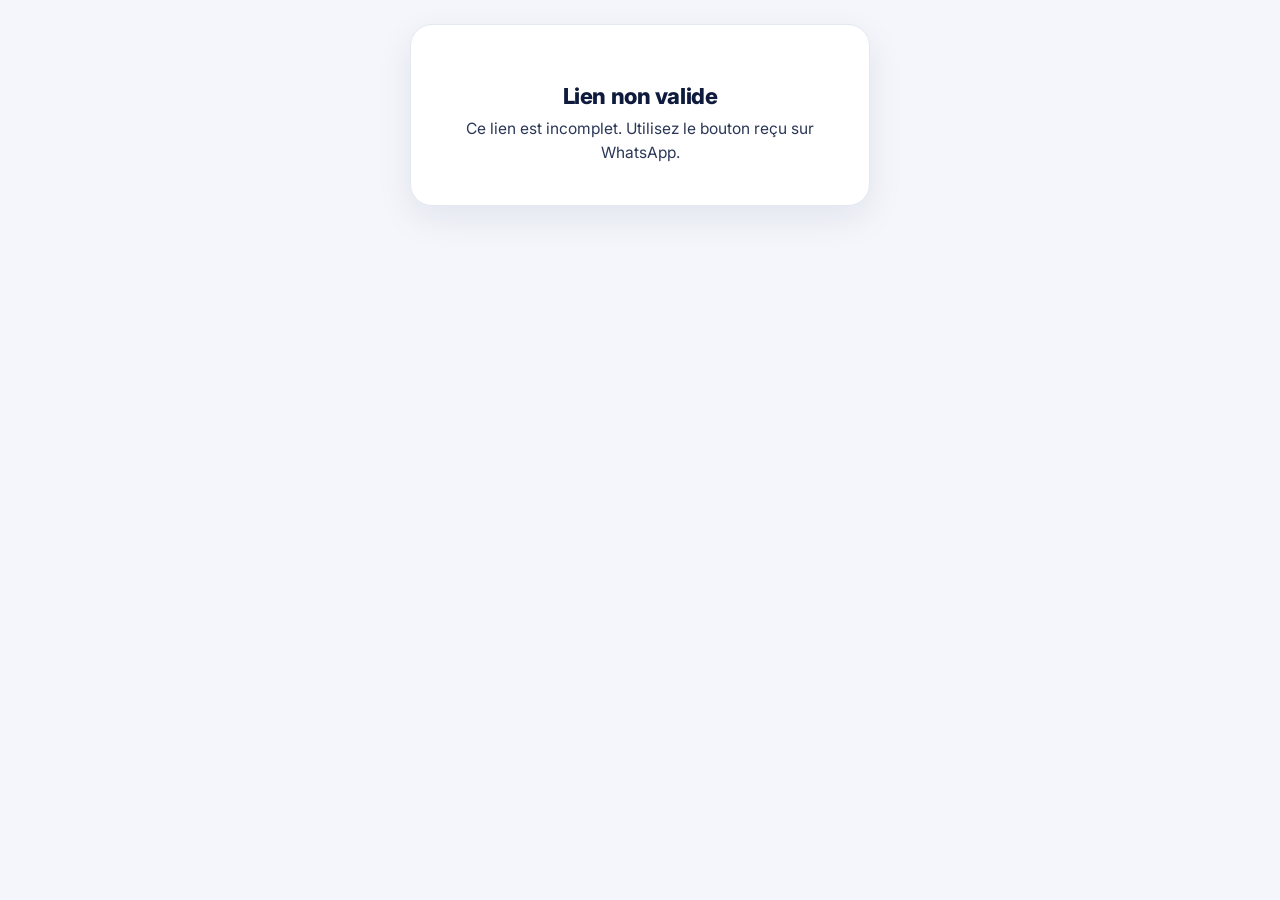
<file: boutique/avis/index.html>
<!doctype html>
<html lang="fr">
<head>
<meta charset="utf-8">
<meta name="viewport" content="width=device-width,initial-scale=1,viewport-fit=cover">
<meta name="robots" content="noindex">
<title>Votre avis</title>
<link rel="preconnect" href="https://fonts.googleapis.com"><link rel="preconnect" href="https://fonts.gstatic.com" crossorigin>
<link href="https://fonts.googleapis.com/css2?family=Inter:wght@400;500;600;700;800&display=swap" rel="stylesheet">
<style>
:root{--ink:#0F1B3D;--soft:#5B6478;--line:#E3E8F2;--bg:#F4F6FB;--main:#1736A6;--ok:#12A150;--okbg:#E3F5EA;--etoile:#F5A524;--rouge:#C8102E}
*{box-sizing:border-box;margin:0;padding:0}
body{font-family:Inter,system-ui,sans-serif;background:var(--bg);color:var(--ink);min-height:100vh;display:flex;justify-content:center;padding:24px 16px calc(28px + env(safe-area-inset-bottom));-webkit-font-smoothing:antialiased}
.carte{width:100%;max-width:460px;background:#fff;border:1px solid var(--line);border-radius:22px;box-shadow:0 12px 36px rgba(15,27,61,.08);padding:24px 20px;align-self:flex-start}
.prod{display:flex;gap:14px;align-items:center;padding-bottom:18px;border-bottom:1px solid var(--line)}
.prod img{width:64px;height:64px;border-radius:14px;object-fit:cover;background:#F1F4FA;flex:0 0 auto}
.prod b{display:block;font-size:15px;line-height:1.3}.prod span{font-size:13px;color:var(--soft)}
h1{font-size:22px;font-weight:800;letter-spacing:-.02em;line-height:1.25;margin-top:18px}
.sous{color:var(--soft);font-size:15px;line-height:1.55;margin-top:6px}
.bloc{margin-top:22px}.bloc label,.bloc .lib{display:block;font-size:14.5px;font-weight:700;margin-bottom:9px}
.aide{font-size:13px;color:var(--soft);margin:-4px 0 10px;line-height:1.45}
.etoiles{display:flex;gap:6px}
.etoiles button{flex:1;border:1px solid var(--line);background:#fff;border-radius:12px;padding:10px 0;cursor:pointer}
.etoiles svg{width:30px;height:30px;fill:#E3E8F2;display:block;margin:auto}
.etoiles button.on svg{fill:var(--etoile)}.etoiles button.on{border-color:#F7D08A;background:#FFFAEE}
.etiq{font-size:13px;color:var(--soft);margin-top:7px;min-height:18px}
.choix{display:flex;flex-direction:column;gap:8px}
.choix button{text-align:left;border:1px solid var(--line);background:#fff;border-radius:12px;padding:12px 14px;font:500 14.5px Inter,sans-serif;color:var(--ink);cursor:pointer}
.choix button.on{border-color:var(--main);background:#EEF3FF;color:var(--main);font-weight:700}
textarea,input[type=text],input[type=number]{width:100%;border:1px solid var(--line);border-radius:12px;padding:12px 14px;font:500 15px Inter,sans-serif;color:var(--ink);background:#fff}
textarea{min-height:110px;resize:vertical;line-height:1.5}
textarea:focus,input:focus{outline:2px solid #C9D6FF;border-color:var(--main)}
.duo{display:flex;gap:10px}.duo>div{flex:1}.duo .age{flex:0 0 110px}
.btn{display:flex;align-items:center;justify-content:center;gap:10px;width:100%;border:0;cursor:pointer;border-radius:14px;padding:15px;font:700 15.5px Inter,sans-serif;color:#fff;background:var(--main)}
.btn.clair{background:#fff;color:var(--ink);border:1px solid var(--line);padding:13px 14px;justify-content:flex-start;font-weight:600;font-size:14.5px}
.btn.clair small{margin-left:auto;font-weight:500;color:var(--soft);font-size:12.5px}
.btn svg{width:20px;height:20px;flex:0 0 auto;fill:none;stroke:currentColor;stroke-width:2;stroke-linecap:round;stroke-linejoin:round}
.btn:disabled{opacity:.6}
.outils{display:flex;flex-direction:column;gap:8px}
.media{display:flex;flex-direction:column;gap:8px;margin-top:10px}
.media:empty{display:none}
.piece{display:flex;align-items:center;gap:10px;border:1px solid var(--line);border-radius:12px;padding:8px 10px;background:#F9FAFD}
.piece audio,.piece video{flex:1;min-width:0;max-height:180px;border-radius:8px}
.piece audio{height:40px}
.piece .nom{flex:1;font-size:13.5px;color:var(--soft)}
.piece .suppr{border:0;background:none;color:var(--soft);cursor:pointer;padding:6px;flex:0 0 auto}
.piece .suppr svg{width:18px;height:18px;fill:none;stroke:currentColor;stroke-width:2;stroke-linecap:round}
.vignettes{display:grid;grid-template-columns:repeat(4,1fr);gap:8px}
.vignettes .v{position:relative}.vignettes img{width:100%;aspect-ratio:1;object-fit:cover;border-radius:10px;display:block}
.vignettes .suppr{position:absolute;top:4px;right:4px;width:24px;height:24px;border-radius:50%;border:0;background:rgba(15,27,61,.75);color:#fff;cursor:pointer;display:grid;place-items:center}
.vignettes .suppr svg{width:12px;height:12px;fill:none;stroke:currentColor;stroke-width:2.6;stroke-linecap:round}
.enreg{display:flex;align-items:center;gap:12px;border:1px solid #F3C2C9;background:#FFF5F6;border-radius:12px;padding:12px 14px}
.enreg .pt{width:12px;height:12px;border-radius:50%;background:var(--rouge);animation:cl 1s ease-in-out infinite}
.enreg b{font-variant-numeric:tabular-nums;font-size:15px}.enreg span{font-size:13px;color:var(--soft);flex:1}
.enreg button{border:0;background:var(--rouge);color:#fff;font:700 14px Inter,sans-serif;border-radius:10px;padding:9px 14px;cursor:pointer}
@keyframes cl{50%{opacity:.25}}
.bloc label.accord{display:flex;font-weight:500;margin:0;gap:11px;align-items:flex-start;font-size:13.5px;line-height:1.45;color:#2B3757;background:#F7F9FD;border:1px solid var(--line);border-radius:12px;padding:12px 14px;cursor:pointer}
.accord input{width:20px;height:20px;margin-top:1px;flex:0 0 auto;accent-color:var(--main)}
.err{color:#B42318;font-size:14px;margin-top:12px;min-height:18px;line-height:1.45}
.etat{font-size:13.5px;color:var(--soft);margin-top:10px;text-align:center;min-height:18px}
.barre{height:6px;border-radius:6px;background:var(--line);overflow:hidden;margin-top:10px;display:none}.barre i{display:block;height:100%;width:0;background:var(--main);transition:width .2s}
.fin{text-align:center;padding:16px 0}
.fin .sous{font-size:15.5px;color:#2B3757}
.rond{width:84px;height:84px;margin:0 auto 18px;border-radius:50%;background:var(--okbg);display:grid;place-items:center}
.rond svg{width:46px;height:46px;fill:none;stroke:var(--ok);stroke-width:2.6;stroke-linecap:round;stroke-linejoin:round}
.recap{display:flex;flex-wrap:wrap;gap:6px;justify-content:center;margin-top:14px}
.recap span{font-size:12.5px;font-weight:600;color:var(--main);background:#EEF3FF;border-radius:20px;padding:5px 11px}
.charge{padding:40px 0;color:var(--soft);font-size:15px;text-align:center;line-height:1.5}
.spin{width:34px;height:34px;margin:0 auto 14px;border:3px solid var(--line);border-top-color:var(--main);border-radius:50%;animation:t .8s linear infinite}
@keyframes t{to{transform:rotate(360deg)}}
.points{display:inline-flex;gap:6px;margin:6px auto 16px}.points i{width:9px;height:9px;border-radius:50%;background:var(--main);opacity:.25;animation:pp 1.2s infinite}
.points i:nth-child(2){animation-delay:.2s}.points i:nth-child(3){animation-delay:.4s}
@keyframes pp{40%{opacity:1}}
.signe{margin-top:18px;font-size:14px;font-weight:600;color:var(--ink)}
.cache{display:none}
</style>
</head>
<body>
<main class="carte" id="z"><div class="charge"><div class="spin"></div>Chargement…</div></main>
<input type="file" accept="image/*" id="ficPh" class="cache" multiple>
<input type="file" accept="video/*" id="ficVi" class="cache">
<script>
(function(){
  var API = "https://script.google.com/macros/s/AKfycbwgdtcXlXB9niD3hactnz4SLIrpY_q74iQQZwkr1vrUBjczfCCVWwamG69uqnUQZsba/exec";
  var MAX_PHOTOS = 4, MAX_VOCAL = 300, MAX_VIDEO_MO = 30, MAX_VIDEO_S = 90;
  var z = document.getElementById('z'), c = new URLSearchParams(location.search).get('c') || '', v = '';
  var esc = function(s){ return String(s == null ? '' : s).replace(/[&<>"]/g, function(x){ return {'&':'&amp;','<':'&lt;','>':'&gt;','"':'&quot;'}[x]; }); };
  var etoile = '<svg viewBox="0 0 24 24"><path d="M12 2.8l2.8 5.9 6.4.8-4.7 4.4 1.2 6.4L12 17.2l-5.7 3.1 1.2-6.4L2.8 9.5l6.4-.8z"/></svg>';
  var coche = '<div class="rond"><svg viewBox="0 0 24 24"><circle cx="12" cy="12" r="9.5"/><path d="M7.6 12.4l3 3 5.8-6.2"/></svg></div>';
  var IC = {
    micro: '<svg viewBox="0 0 24 24"><rect x="9" y="3" width="6" height="11" rx="3"/><path d="M5.5 11a6.5 6.5 0 0 0 13 0M12 17.5V21"/></svg>',
    photo: '<svg viewBox="0 0 24 24"><path d="M4 8h3l2-3h6l2 3h3v11H4z"/><circle cx="12" cy="13" r="3.6"/></svg>',
    video: '<svg viewBox="0 0 24 24"><rect x="3" y="6" width="13" height="12" rx="2"/><path d="M16 10.5l5-3v9l-5-3"/></svg>',
    x: '<svg viewBox="0 0 24 24"><path d="M6 6l12 12M18 6L6 18"/></svg>'
  };
  var libNote = ['', 'Pas satisfait', 'Peu satisfait', 'Correct', 'Satisfait', 'Très satisfait'];
  function appel(o){ o.c = c; o.v = v; return fetch(API, {method: 'POST', body: JSON.stringify(o)}).then(function(r){ return r.json(); }); }
  // Envoi d'un gros fichier avec la progression
  function appelProgres(o, prog){ o.c = c; o.v = v; return new Promise(function(ok, ko){
    var x = new XMLHttpRequest(); x.open('POST', API); x.timeout = 300000;
    x.upload.onprogress = function(e){ if (e.lengthComputable && prog) prog(e.loaded / e.total); };
    x.onload = function(){ try { ok(JSON.parse(x.responseText)); } catch(e){ ko(e); } };
    x.onerror = x.ontimeout = function(){ ko(new Error('reseau')); };
    x.send(JSON.stringify(o)); }); }
  function erreur(t){ z.innerHTML = '<div class="fin"><h1>Lien non valide</h1><p class="sous">' + esc(t) + '</p></div>'; }
  if (!c || c.indexOf('.') < 1) return erreur('Ce lien est incomplet. Utilisez le bouton reçu sur WhatsApp.');
  try { var b = c.slice(0, c.lastIndexOf('.')).replace(/-/g, '+').replace(/_/g, '/'); v = JSON.parse(decodeURIComponent(escape(atob(b + '==='.slice((b.length + 3) % 4))))).v || ''; } catch(e){}
  var R = {}, note = 0, rep = {}, prenom = '';
  var M = nouveauPanier();   // ce que le client prépare : photos, notes vocales, vidéo
  function nouveauPanier(){ return { photos: [], vocaux: [], video: null }; }
  function photoSrc(u){ var m = String(u || '').match(/\/d\/([\w-]{20,})/); return m ? 'https://drive.google.com/thumbnail?id=' + m[1] + '&sz=w200' : u; }
  function reduire(f, fin){ var u = URL.createObjectURL(f), im = new Image(); im.onload = function(){ var k = Math.min(1, 1280 / Math.max(im.width, im.height)), cv = document.createElement('canvas'); cv.width = Math.round(im.width * k); cv.height = Math.round(im.height * k); cv.getContext('2d').drawImage(im, 0, 0, cv.width, cv.height); URL.revokeObjectURL(u); fin(cv.toDataURL('image/jpeg', .82)); }; im.onerror = function(){ URL.revokeObjectURL(u); fin(''); }; im.src = u; }
  function lireB64(blob){ return new Promise(function(ok, ko){ var r = new FileReader(); r.onload = function(){ ok(String(r.result)); }; r.onerror = ko; r.readAsDataURL(blob); }); }
  var mmss = function(s){ s = Math.max(0, Math.round(s)); return Math.floor(s / 60) + ':' + ('0' + s % 60).slice(-2); };

  /* ---------- Outils : écrire, parler, photos, vidéo ---------- */
  function outilsHTML(ajout){
    return '<div class="bloc"><label for="tx">' + (ajout ? 'Ce que vous voulez ajouter' : 'Racontez votre expérience') + '</label>'
      + '<p class="aide">Écrivez, parlez ou filmez : comme vous préférez. Vous pouvez aussi tout mélanger.</p>'
      + '<textarea id="tx" placeholder="' + (ajout ? 'Écrivez ici…' : 'Ce qui a changé pour vous, ce que vous avez aimé…') + '"></textarea></div>'
      + '<div class="bloc outils">'
      + '<div id="zVo"></div>'
      + '<button type="button" class="btn clair" id="bVo">' + IC.micro + 'Enregistrer une note vocale<small>5 min max</small></button>'
      + '<button type="button" class="btn clair" id="bPh">' + IC.photo + 'Ajouter des photos<small>' + MAX_PHOTOS + ' max</small></button>'
      + '<button type="button" class="btn clair" id="bVi">' + IC.video + 'Ajouter une vidéo<small>1 min 30 max</small></button>'
      + '<div class="media" id="med"></div></div>';
  }
  function brancherOutils(){
    document.getElementById('bPh').onclick = function(){ if (M.photos.length >= MAX_PHOTOS) return dire('Vous avez déjà ' + MAX_PHOTOS + ' photos.'); document.getElementById('ficPh').click(); };
    document.getElementById('bVi').onclick = function(){ if (M.video) return dire('Une seule vidéo par avis : supprimez d’abord la précédente.'); document.getElementById('ficVi').click(); };
    document.getElementById('bVo').onclick = enregistrer;
    afficherMedia();
  }
  function dire(t){ var er = document.getElementById('er'); if (er) er.textContent = t; }
  function afficherMedia(){
    var med = document.getElementById('med'); if (!med) return;
    var h = '';
    if (M.photos.length) h += '<div class="vignettes">' + M.photos.map(function(p, i){ return '<div class="v"><img alt="" src="' + p + '"><button type="button" class="suppr" data-p="' + i + '" aria-label="Retirer la photo">' + IC.x + '</button></div>'; }).join('') + '</div>';
    M.vocaux.forEach(function(a, i){ h += '<div class="piece"><audio controls src="' + a.url + '"></audio><button type="button" class="suppr" data-a="' + i + '" aria-label="Supprimer la note vocale">' + IC.x + '</button></div>'; });
    if (M.video) h += '<div class="piece"><video controls playsinline preload="metadata" src="' + M.video.url + '"></video><button type="button" class="suppr" data-vi="1" aria-label="Retirer la vidéo">' + IC.x + '</button></div>';
    med.innerHTML = h;
    [].forEach.call(med.querySelectorAll('[data-p]'), function(bt){ bt.onclick = function(){ M.photos.splice(Number(bt.getAttribute('data-p')), 1); afficherMedia(); }; });
    [].forEach.call(med.querySelectorAll('[data-a]'), function(bt){ bt.onclick = function(){ M.vocaux.splice(Number(bt.getAttribute('data-a')), 1); afficherMedia(); }; });
    [].forEach.call(med.querySelectorAll('[data-vi]'), function(bt){ bt.onclick = function(){ M.video = null; afficherMedia(); }; });
  }
  document.getElementById('ficPh').onchange = function(e){
    var L = [].slice.call(e.target.files || []).slice(0, MAX_PHOTOS - M.photos.length); e.target.value = '';
    L.forEach(function(f){ reduire(f, function(d){ if (d && M.photos.length < MAX_PHOTOS) { M.photos.push(d); afficherMedia(); } }); });
  };
  document.getElementById('ficVi').onchange = function(e){
    var f = e.target.files && e.target.files[0]; e.target.value = ''; if (!f) return;
    if (f.size > MAX_VIDEO_MO * 1048576) return dire('Cette vidéo est trop lourde. Filmez une vidéo plus courte (1 min 30 au maximum).');
    var u = URL.createObjectURL(f), t = document.createElement('video'); t.preload = 'metadata';
    t.onloadedmetadata = function(){ if (t.duration && isFinite(t.duration) && t.duration > MAX_VIDEO_S + 2) { URL.revokeObjectURL(u); return dire('Cette vidéo dure plus de 1 min 30. Filmez une vidéo plus courte.'); }
      M.video = { blob: f, url: u, mime: f.type || 'video/mp4' }; dire(''); afficherMedia(); };
    t.onerror = function(){ M.video = { blob: f, url: u, mime: f.type || 'video/mp4' }; afficherMedia(); };
    t.src = u;
  };
  // Note vocale : enregistrée directement sur la page
  var rec = null;
  function enregistrer(){
    if (rec) return;
    if (!navigator.mediaDevices || !window.MediaRecorder) return dire('Votre téléphone ne permet pas d’enregistrer ici. Écrivez votre avis ou envoyez une vidéo.');
    navigator.mediaDevices.getUserMedia({audio: true}).then(function(flux){
      var types = ['audio/mp4', 'audio/webm;codecs=opus', 'audio/webm', 'audio/ogg;codecs=opus'], type = '';
      for (var i = 0; i < types.length; i++) if (MediaRecorder.isTypeSupported && MediaRecorder.isTypeSupported(types[i])) { type = types[i]; break; }
      var mr = new MediaRecorder(flux, type ? {mimeType: type, audioBitsPerSecond: 48000} : {}), morceaux = [], t0 = Date.now();
      rec = mr; dire('');
      var zv = document.getElementById('zVo'), bVo = document.getElementById('bVo'); bVo.style.display = 'none';
      zv.innerHTML = '<div class="enreg"><i class="pt"></i><b id="chr">0:00</b><span>Parlez, on vous écoute…</span><button type="button" id="stop">Terminer</button></div>';
      var tic = setInterval(function(){ var s = (Date.now() - t0) / 1000, ch = document.getElementById('chr'); if (ch) ch.textContent = mmss(s); if (s >= MAX_VOCAL) mr.stop(); }, 250);
      mr.ondataavailable = function(e){ if (e.data && e.data.size) morceaux.push(e.data); };
      mr.onstop = function(){
        clearInterval(tic); flux.getTracks().forEach(function(t){ t.stop(); }); rec = null;
        zv.innerHTML = ''; bVo.style.display = '';
        var mime = (mr.mimeType || type || 'audio/webm'), blob = new Blob(morceaux, {type: mime});
        if (blob.size < 1500 || Date.now() - t0 < 1500) return dire('La note vocale est trop courte. Réessayez.');
        M.vocaux.push({ blob: blob, url: URL.createObjectURL(blob), mime: mime }); afficherMedia();
      };
      document.getElementById('stop').onclick = function(){ if (mr.state !== 'inactive') mr.stop(); };
      mr.start(1000);
    }).catch(function(){ dire('Autorisez le micro pour enregistrer une note vocale (ou écrivez votre avis).'); });
  }
  function arreterEnreg(){ if (rec && rec.state !== 'inactive') rec.stop(); }
  // Envoie les fichiers préparés et rend leurs liens
  function envoyerFichiers(etat){
    var liste = [];
    M.photos.forEach(function(p){ liste.push({ genre: 'photo', mime: 'image/jpeg', data: p }); });
    M.vocaux.forEach(function(a){ liste.push({ genre: 'audio', mime: a.mime, blob: a.blob }); });
    if (M.video) liste.push({ genre: 'video', mime: M.video.mime, blob: M.video.blob });
    var res = { photos: [], audio: [], video: [] }, total = liste.length, i = 0;
    var barre = document.getElementById('bar'), bi = barre && barre.querySelector('i');
    var lib = { photo: 'la photo', audio: 'la note vocale', video: 'la vidéo' };
    function suivant(){
      if (i >= total) { if (barre) barre.style.display = 'none'; return Promise.resolve(res); }
      var it = liste[i];
      etat('Envoi de ' + lib[it.genre] + (total > 1 ? ' (' + (i + 1) + ' sur ' + total + ')' : '') + '…');
      if (barre) { barre.style.display = 'block'; bi.style.width = Math.round(i / total * 100) + '%'; }
      return (it.data ? Promise.resolve(it.data) : lireB64(it.blob)).then(function(b64){
        return appelProgres({ type: 'avisMedia', genre: it.genre, mime: it.mime, b64: b64 }, function(p){ if (bi) bi.style.width = Math.round((i + p) / total * 100) + '%'; });
      }).then(function(r){
        if (!r || !r.ok) throw new Error((r && r.erreur) || 'L’envoi n’a pas abouti.');
        res[it.genre === 'photo' ? 'photos' : it.genre].push(r.url); i++; return suivant();
      });
    }
    return suivant();
  }
  function rienAEnvoyer(tx){ return tx.length < 3 && !M.photos.length && !M.vocaux.length && !M.video; }

  /* ---------- Étape 1 : l'avis ---------- */
  function formulaire(){
    var q = (R.questions || []).map(function(x, i){ return '<div class="bloc"><div class="lib">' + esc(x.q) + '</div><div class="choix" data-q="' + i + '">' + x.choix.map(function(ch, j){ return '<button type="button" data-j="' + j + '">' + esc(ch) + '</button>'; }).join('') + '</div></div>'; }).join('');
    z.innerHTML = '<div class="prod">' + (R.photo ? '<img alt="" src="' + esc(photoSrc(R.photo)) + '">' : '') + '<div><span>Votre commande</span><b>' + esc(R.produit) + '</b></div></div>'
      + '<h1>' + (R.prenom ? esc(R.prenom) + ', votre' : 'Votre') + ' avis compte</h1><p class="sous">Prenez votre temps. Votre expérience aide d’autres personnes à faire le bon choix.</p>'
      + '<div class="bloc"><div class="lib">Votre note</div><div class="etoiles">' + [1,2,3,4,5].map(function(n){ return '<button type="button" data-n="' + n + '" aria-label="' + n + ' étoile' + (n > 1 ? 's' : '') + '">' + etoile + '</button>'; }).join('') + '</div><div class="etiq" id="etq"></div></div>'
      + q + outilsHTML(false)
      + '<div class="bloc duo"><div><label for="pn">Votre prénom</label><input type="text" id="pn" maxlength="40" value="' + esc(R.prenom || '') + '"></div><div class="age"><label for="ag">Âge</label><input type="number" id="ag" min="10" max="110" inputmode="numeric" placeholder="facultatif"></div></div>'
      + '<div class="bloc"><label class="accord"><input type="checkbox" id="ac"><span>J’accepte que mon avis (texte, voix, photos ou vidéo), mon prénom, l’initiale de mon nom, mon quartier et la date de ma commande soient publiés sur le site pour aider d’autres clients.</span></label></div>'
      + '<div class="bloc"><button class="btn" id="go">Envoyer mon avis</button><div class="barre" id="bar"><i></i></div><div class="etat" id="et"></div><div class="err" id="er"></div></div>';
    [].forEach.call(z.querySelectorAll('.etoiles button'), function(bt){ bt.onclick = function(){ note = Number(bt.getAttribute('data-n'));
      [].forEach.call(z.querySelectorAll('.etoiles button'), function(x){ x.classList.toggle('on', Number(x.getAttribute('data-n')) <= note); });
      document.getElementById('etq').textContent = libNote[note]; }; });
    [].forEach.call(z.querySelectorAll('.choix'), function(g){ [].forEach.call(g.querySelectorAll('button'), function(bt){ bt.onclick = function(){
      [].forEach.call(g.querySelectorAll('button'), function(x){ x.classList.remove('on'); }); bt.classList.add('on');
      var i = Number(g.getAttribute('data-q')); rep[i] = { q: R.questions[i].q, r: bt.textContent }; }; }); });
    brancherOutils();
    document.getElementById('go').onclick = envoyer;
  }
  function envoyer(){
    arreterEnreg();
    var tx = document.getElementById('tx').value.trim(), go = document.getElementById('go'), et = document.getElementById('et');
    if (!note) return dire('Choisissez une note de 1 à 5 étoiles.');
    if (rienAEnvoyer(tx)) return dire('Écrivez quelques mots, enregistrez une note vocale ou ajoutez une vidéo.');
    dire(''); go.disabled = true; go.textContent = 'Envoi en cours…';
    prenom = document.getElementById('pn').value.trim() || R.prenom || '';
    var etat = function(t){ et.textContent = t; };
    envoyerFichiers(etat).then(function(f){
      etat('Enregistrement de votre avis…');
      return appel({type: 'avisEnvoyer', note: note, texte: tx, prenom: prenom, age: document.getElementById('ag').value,
        reponses: Object.keys(rep).map(function(k){ return rep[k]; }), photos: f.photos, audio: f.audio, video: f.video, accord: document.getElementById('ac').checked });
    }).then(function(r){
      if (!r || !r.ok) throw new Error((r && r.erreur) || 'L’envoi n’a pas abouti. Réessayez.');
      if (r.deja) return merciFinal(true);
      if (r.prenom) prenom = r.prenom;
      M = nouveauPanier(); toutDit();
    }).catch(function(e){ go.disabled = false; go.textContent = 'Envoyer mon avis'; etat('');
      dire(e && e.message && e.message !== 'reseau' && !/fetch|network|json/i.test(e.message) ? e.message : 'Connexion coupée. Vérifiez votre internet puis réessayez : rien n’est perdu.'); });
  }

  /* ---------- Étape 2 : avez-vous tout dit ? ---------- */
  function toutDit(){
    z.innerHTML = coche.replace('class="rond"', 'class="rond" style="width:64px;height:64px;margin-bottom:6px"')
      + '<h1 style="text-align:center">Bien reçu' + (prenom ? ', ' + esc(prenom) : '') + '.</h1>'
      + '<p class="sous" style="text-align:center">Avant de terminer : avez-vous tout dit ? Un détail, une anecdote, ce que vos proches ont remarqué… Tout compte.</p>'
      + '<div class="bloc choix"><button type="button" id="oui">Oui, j’ai tout dit</button><button type="button" id="non">Non, je veux ajouter quelque chose</button></div>'
      + '<div class="err" id="er"></div>';
    document.getElementById('oui').onclick = terminer;
    document.getElementById('non').onclick = ajouter;
  }
  function ajouter(){
    z.innerHTML = '<h1 style="margin-top:0">Ajoutez ce que vous voulez</h1><p class="sous">Un mot, une note vocale, une photo ou une vidéo : tout sera joint à votre avis.</p>'
      + outilsHTML(true)
      + '<div class="bloc"><button class="btn" id="go">Ajouter à mon avis</button><div class="barre" id="bar"><i></i></div><div class="etat" id="et"></div><div class="err" id="er"></div>'
      + '<button type="button" class="btn clair" id="ret" style="margin-top:10px;justify-content:center">Retour</button></div>';
    brancherOutils();
    document.getElementById('ret').onclick = function(){ arreterEnreg(); M = nouveauPanier(); toutDit(); };
    document.getElementById('go').onclick = function(){
      arreterEnreg();
      var tx = document.getElementById('tx').value.trim(), go = document.getElementById('go'), et = document.getElementById('et');
      if (rienAEnvoyer(tx)) return dire('Écrivez, enregistrez ou ajoutez quelque chose, ou appuyez sur Retour.');
      dire(''); go.disabled = true; go.textContent = 'Envoi en cours…';
      envoyerFichiers(function(t){ et.textContent = t; }).then(function(f){
        et.textContent = 'Enregistrement…';
        return appel({type: 'avisAjouter', texte: tx, photos: f.photos, audio: f.audio, video: f.video});
      }).then(function(r){
        if (!r || !r.ok) throw new Error((r && r.erreur) || 'L’envoi n’a pas abouti.');
        if (r.deja) return merciFinal(true);
        M = nouveauPanier(); toutDit();
      }).catch(function(e){ go.disabled = false; go.textContent = 'Ajouter à mon avis'; et.textContent = '';
        dire(e && e.message && e.message !== 'reseau' && !/fetch|network|json/i.test(e.message) ? e.message : 'Connexion coupée. Vérifiez votre internet puis réessayez.'); });
    };
  }
  function terminer(){
    var b1 = document.getElementById('oui'); b1.disabled = true;
    appel({type: 'avisFinir'}).then(function(r){
      if (!r || !r.ok) throw new Error((r && r.erreur) || '');
      // Un moment de recueillement, puis le remerciement (1 minute), puis l'équipe est prévenue (2 à 3 minutes)
      z.innerHTML = '<div class="charge"><div class="points"><i></i><i></i><i></i></div><br>Votre message est entre de bonnes mains.<br>Notre équipe le reçoit avec attention…</div>';
      setTimeout(function(){ merciFinal(false); }, 60000);
      setTimeout(function(){ appel({type: 'avisFinir', prevenir: true}).catch(function(){}); }, 150000);
    }).catch(function(){ b1.disabled = false; dire('Connexion coupée. Vérifiez votre internet puis réessayez.'); });
  }
  function merciFinal(deja){
    if (deja) { z.innerHTML = '<div class="fin">' + coche + '<h1>Merci !</h1><p class="sous">Votre avis a déjà été reçu.</p></div>'; return; }
    var p = prenom ? ' ' + esc(prenom) : '';
    var corps = note && note <= 2
      ? 'Merci' + p + ' d’avoir pris le temps de nous dire les choses franchement. Votre satisfaction compte vraiment pour nous : notre équipe va étudier votre retour avec soin et revenir vers vous pour trouver une solution.'
      : 'Merci du fond du cœur' + p + '. Prendre le temps de partager votre expérience, c’est un vrai cadeau, pour nous et pour toutes les personnes qui hésitent encore. Votre témoignage va les aider à faire le bon choix.<br><br>Toute l’équipe vous souhaite de profiter pleinement de votre produit, en bonne santé, auprès de ceux que vous aimez. Nous sommes toujours là pour vous.';
    z.innerHTML = '<div class="fin">' + coche + '<h1>Merci' + p + ' !</h1><p class="sous">' + corps + '</p><p class="signe">L’équipe du service client</p></div>';
  }

  appel({type: 'avisInfos'}).then(function(r){
    if (!r || !r.ok) return erreur((r && r.erreur) || 'Ce lien ne fonctionne pas.');
    if (r.introuvable) return erreur('Commande introuvable.');
    if (r.deja) return merciFinal(true);
    R = r; prenom = r.prenom || '';
    if (r.encours) return toutDit();
    formulaire();
  }).catch(function(){ erreur('Connexion impossible. Vérifiez votre internet puis rouvrez le lien.'); });
})();
</script>
</body>
</html>
</file>
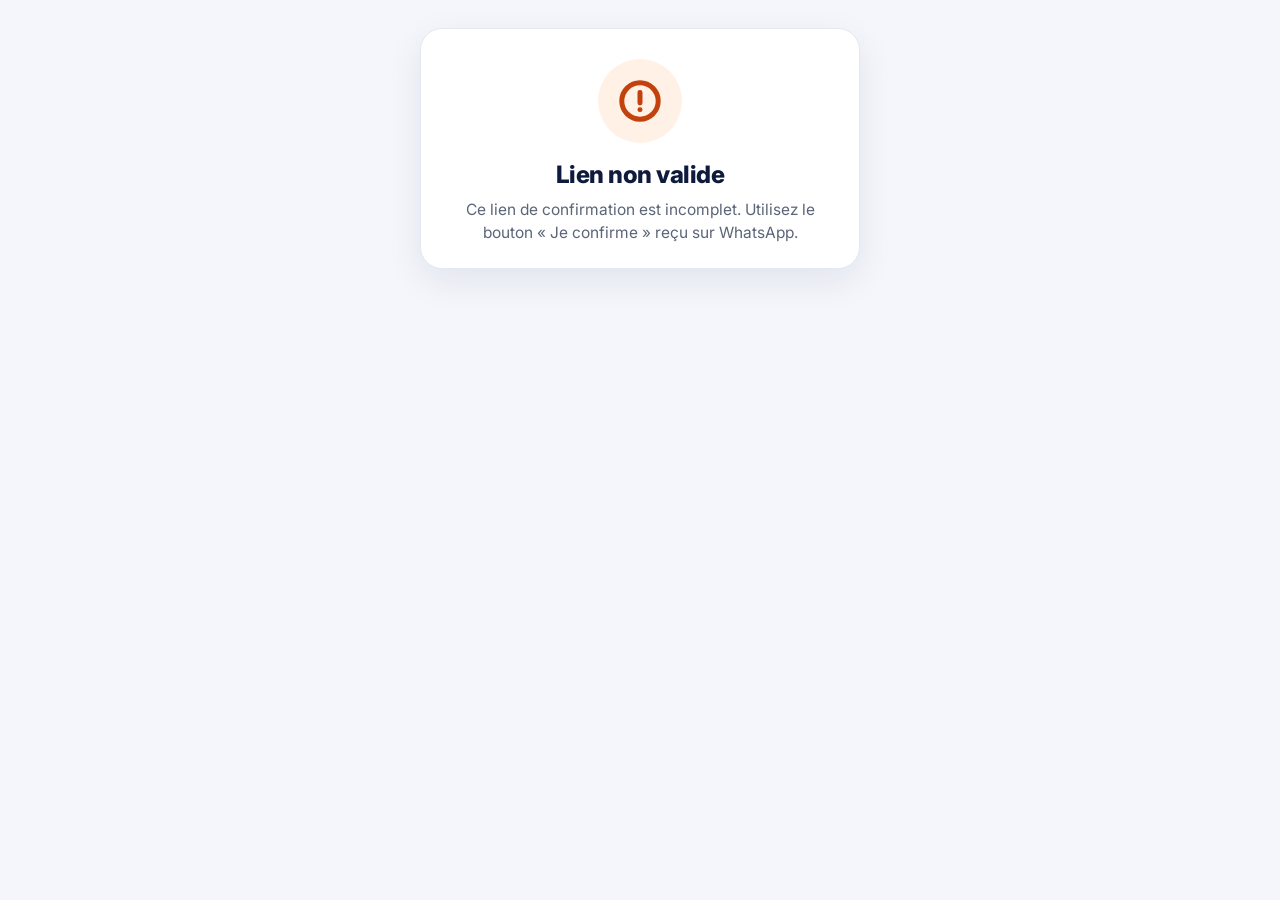
<file: boutique/ok/index.html>
<!doctype html>
<html lang="fr">
<head>
<meta charset="utf-8">
<meta name="viewport" content="width=device-width,initial-scale=1,viewport-fit=cover">
<meta name="robots" content="noindex">
<title>Confirmation de livraison</title>
<link rel="preconnect" href="https://fonts.googleapis.com"><link rel="preconnect" href="https://fonts.gstatic.com" crossorigin>
<link href="https://fonts.googleapis.com/css2?family=Inter:wght@400;500;600;700;800&display=swap" rel="stylesheet">
<style>
:root{--ink:#0F1B3D;--soft:#5B6478;--line:#E3E8F2;--bg:#F4F6FB;--main:#1736A6;--ok:#12A150;--okbg:#E3F5EA}
*{box-sizing:border-box;margin:0;padding:0}
body{font-family:Inter,system-ui,sans-serif;background:var(--bg);color:var(--ink);min-height:100vh;display:flex;justify-content:center;padding:28px 16px calc(28px + env(safe-area-inset-bottom));-webkit-font-smoothing:antialiased}
.carte{width:100%;max-width:440px;background:#fff;border:1px solid var(--line);border-radius:22px;box-shadow:0 12px 36px rgba(15,27,61,.08);padding:30px 24px 24px;text-align:center;align-self:flex-start}
.rond{width:84px;height:84px;margin:0 auto 18px;border-radius:50%;background:var(--okbg);display:grid;place-items:center}
.rond svg{width:46px;height:46px;fill:none;stroke:var(--ok);stroke-width:2.6;stroke-linecap:round;stroke-linejoin:round}
.rond circle,.rond path{stroke-dasharray:100;stroke-dashoffset:100;animation:trait .7s ease forwards}.rond path{animation-delay:.45s}
@keyframes trait{to{stroke-dashoffset:0}}
h1{font-size:24px;font-weight:800;letter-spacing:-.02em;line-height:1.2}
.sous{color:var(--soft);font-size:15.5px;line-height:1.5;margin-top:8px}
.lignes{margin:22px 0 4px;border:1px solid var(--line);border-radius:16px;text-align:left;overflow:hidden}
.ligne{display:flex;justify-content:space-between;gap:14px;padding:13px 16px;font-size:14.5px;border-top:1px solid var(--line)}
.ligne:first-child{border-top:0}.ligne span{color:var(--soft)}.ligne b{text-align:right;font-weight:600}
.ligne.tot{background:#F8FAFD}.ligne.tot b{font-size:16px;font-weight:800}
.conseil{display:flex;gap:12px;align-items:flex-start;text-align:left;background:#EEF3FF;border-radius:14px;padding:14px 16px;margin-top:16px;font-size:14.5px;line-height:1.5;color:#1D2A57}
.conseil svg{flex:0 0 auto;width:22px;height:22px;fill:none;stroke:var(--main);stroke-width:2;stroke-linecap:round;stroke-linejoin:round;margin-top:1px}
.btn{display:flex;align-items:center;justify-content:center;gap:9px;margin-top:18px;width:100%;border-radius:14px;padding:15px;font:700 15.5px Inter,sans-serif;text-decoration:none;color:#fff;background:#128C4A}
.btn svg{width:20px;height:20px;fill:none;stroke:#fff;stroke-width:2;stroke-linecap:round;stroke-linejoin:round}
.charge{padding:40px 0;color:var(--soft);font-size:15px}
.spin{width:34px;height:34px;margin:0 auto 14px;border:3px solid var(--line);border-top-color:var(--main);border-radius:50%;animation:t .8s linear infinite}
@keyframes t{to{transform:rotate(360deg)}}
.erreur .rond{background:#FFF1E6}.erreur .rond svg{stroke:#C2410C}
@media (prefers-reduced-motion:reduce){.rond circle,.rond path{animation:none;stroke-dashoffset:0}}
</style>
</head>
<body>
<main class="carte" id="z"><div class="charge"><div class="spin"></div>Confirmation en cours…</div></main>
<script>
(function(){
  var API = "https://script.google.com/macros/s/AKfycbwgdtcXlXB9niD3hactnz4SLIrpY_q74iQQZwkr1vrUBjczfCCVWwamG69uqnUQZsba/exec";
  var z = document.getElementById('z'), c = new URLSearchParams(location.search).get('c') || '';
  var esc = function(s){ return String(s == null ? '' : s).replace(/[&<>"]/g, function(x){ return {'&':'&amp;','<':'&lt;','>':'&gt;','"':'&quot;'}[x]; }); };
  var maj = function(s){ s = String(s || ''); return s.charAt(0).toUpperCase() + s.slice(1); };
  var coche = '<div class="rond"><svg viewBox="0 0 24 24"><circle cx="12" cy="12" r="9.5" pathLength="100"/><path d="M7.6 12.4l3 3 5.8-6.2" pathLength="100"/></svg></div>';
  function erreur(t){
    z.className = 'carte erreur';
    z.innerHTML = '<div class="rond"><svg viewBox="0 0 24 24"><circle cx="12" cy="12" r="9.5"/><path d="M12 7.5v5.5M12 16.5h.01"/></svg></div><h1>Lien non valide</h1><p class="sous">' + esc(t) + '</p>';
  }
  if (!c || c.indexOf('.') < 1) return erreur('Ce lien de confirmation est incomplet. Utilisez le bouton « Je confirme » reçu sur WhatsApp.');
  var v = '';
  try { var p = c.slice(0, c.lastIndexOf('.')).replace(/-/g, '+').replace(/_/g, '/'); v = JSON.parse(decodeURIComponent(escape(atob(p + '==='.slice((p.length + 3) % 4))))).v || ''; } catch(e){}
  fetch(API, {method: 'POST', body: JSON.stringify({type: 'confirmer', c: c, v: v})}).then(function(r){ return r.json(); }).then(function(r){
    if (!r || !r.ok) return erreur((r && r.erreur) || 'La confirmation n’a pas pu être enregistrée. Réessayez dans un instant.');
    if (r.introuvable){ z.innerHTML = coche + '<h1>Merci !</h1><p class="sous">Votre réponse est bien reçue. Notre équipe vous appellera avant la livraison.</p>'; return; }
    var wa = String(r.wa || '').replace(/\D/g, '');
    z.innerHTML = coche
      + '<h1>' + (r.prenom ? 'Merci ' + esc(r.prenom) + ', c’est confirmé !' : 'Merci, c’est confirmé !') + '</h1>'
      + '<p class="sous">' + (r.deja ? 'Votre livraison était déjà confirmée.' : 'Votre livraison est confirmée. Notre livreur est prévenu.') + '</p>'
      + '<div class="lignes">'
      + '<div class="ligne"><span>Produit</span><b>' + esc(r.produit) + (r.offre ? ' · ' + esc(r.offre) : '') + '</b></div>'
      + '<div class="ligne"><span>Livraison</span><b>' + esc(maj(r.liv)) + ', ' + esc(r.heures) + '</b></div>'
      + '<div class="ligne tot"><span>À payer à la livraison</span><b>' + esc(r.total) + '</b></div></div>'
      + '<div class="conseil"><svg viewBox="0 0 24 24"><path d="M22 16.9v3a2 2 0 0 1-2.2 2 19.8 19.8 0 0 1-8.6-3.1 19.5 19.5 0 0 1-6-6A19.8 19.8 0 0 1 2.1 4.2 2 2 0 0 1 4.1 2h3a2 2 0 0 1 2 1.7c.1 1 .4 1.9.7 2.8a2 2 0 0 1-.5 2.1L8 9.9a16 16 0 0 0 6 6l1.3-1.3a2 2 0 0 1 2.1-.4c.9.3 1.8.6 2.8.7a2 2 0 0 1 1.7 2z"/></svg>'
      + '<span>Le livreur vous appellera juste avant de passer : <b>gardez votre téléphone allumé et décrochez</b>, même si le numéro ne vous est pas connu. Vous payez seulement après avoir vu votre colis.</span></div>'
      + (wa ? '<a class="btn" href="https://wa.me/' + wa + '"><svg viewBox="0 0 24 24"><path d="M20.5 11.6a8.4 8.4 0 0 1-12.3 7.4L3.5 20.5l1.6-4.5a8.4 8.4 0 1 1 15.4-4.4z"/></svg>Écrire au service client</a>' : '');
  }).catch(function(){ erreur('Connexion impossible. Vérifiez votre connexion internet puis rouvrez le lien.'); });
})();
</script>
</body>
</html>
</file>
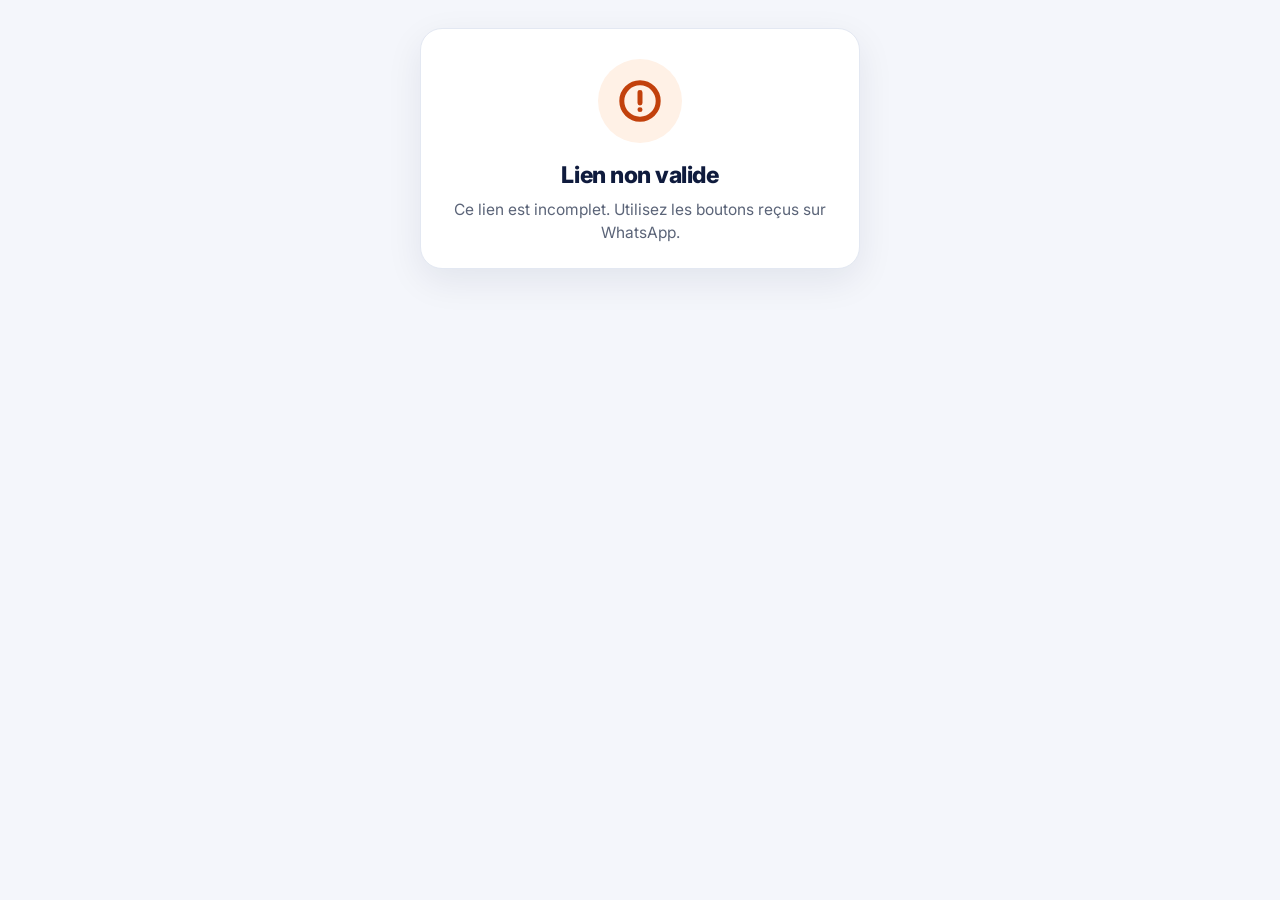
<file: boutique/recu/index.html>
<!doctype html>
<html lang="fr">
<head>
<meta charset="utf-8">
<meta name="viewport" content="width=device-width,initial-scale=1,viewport-fit=cover">
<meta name="robots" content="noindex">
<title>Réception du colis</title>
<link rel="preconnect" href="https://fonts.googleapis.com"><link rel="preconnect" href="https://fonts.gstatic.com" crossorigin>
<link href="https://fonts.googleapis.com/css2?family=Inter:wght@400;500;600;700;800&display=swap" rel="stylesheet">
<style>
:root{--ink:#0F1B3D;--soft:#5B6478;--line:#E3E8F2;--bg:#F4F6FB;--main:#1736A6;--ok:#12A150;--okbg:#E3F5EA;--or:#B7791F;--orbg:#FFF6E5}
*{box-sizing:border-box;margin:0;padding:0}
body{font-family:Inter,system-ui,sans-serif;background:var(--bg);color:var(--ink);min-height:100vh;display:flex;justify-content:center;padding:28px 16px calc(28px + env(safe-area-inset-bottom));-webkit-font-smoothing:antialiased}
.carte{width:100%;max-width:440px;background:#fff;border:1px solid var(--line);border-radius:22px;box-shadow:0 12px 36px rgba(15,27,61,.08);padding:30px 24px 24px;text-align:center;align-self:flex-start}
.rond{width:84px;height:84px;margin:0 auto 18px;border-radius:50%;background:var(--okbg);display:grid;place-items:center}
.rond svg{width:46px;height:46px;fill:none;stroke:var(--ok);stroke-width:2.6;stroke-linecap:round;stroke-linejoin:round}
.rond.anim circle,.rond.anim path{stroke-dasharray:100;stroke-dashoffset:100;animation:trait .7s ease forwards}.rond.anim path{animation-delay:.45s}
.rond.bleu{background:#EEF3FF}.rond.bleu svg{stroke:var(--main)}
.rond.orange{background:var(--orbg)}.rond.orange svg{stroke:var(--or)}
@keyframes trait{to{stroke-dashoffset:0}}
h1{font-size:23px;font-weight:800;letter-spacing:-.02em;line-height:1.25}
.sous{color:var(--soft);font-size:15.5px;line-height:1.5;margin-top:8px}
.etape{display:inline-block;font-size:12.5px;font-weight:700;letter-spacing:.04em;text-transform:uppercase;color:var(--main);background:#EEF3FF;border-radius:999px;padding:5px 11px;margin-bottom:14px}
.cadeau{display:flex;gap:14px;align-items:center;text-align:left;border:1px solid #F1D9A8;background:linear-gradient(180deg,#FFFBF2,#FFF5E1);border-radius:16px;padding:14px 16px;margin-top:20px}
.cadeau .ic{flex:0 0 auto;width:46px;height:46px;border-radius:12px;background:#fff;border:1px solid #F1D9A8;display:grid;place-items:center}
.cadeau .ic svg{width:24px;height:24px;fill:none;stroke:var(--or);stroke-width:2;stroke-linecap:round;stroke-linejoin:round}
.cadeau b{display:block;font-size:15px}.cadeau span{font-size:13.5px;color:#6B5A33;line-height:1.45}
.liste{display:flex;flex-direction:column;gap:10px;margin-top:20px}
.btn{display:flex;align-items:center;justify-content:center;gap:10px;width:100%;border:0;cursor:pointer;border-radius:14px;padding:15px;font:700 15.5px Inter,sans-serif;text-decoration:none;color:#fff;background:var(--main)}
.btn.vert{background:#128C4A}
.btn.clair{background:#fff;color:var(--ink);border:1px solid var(--line)}
.btn.lien{background:none;color:var(--soft);font-weight:600;padding:10px}
.btn svg{width:20px;height:20px;fill:none;stroke:currentColor;stroke-width:2;stroke-linecap:round;stroke-linejoin:round}
.apercu{margin-top:18px;border-radius:16px;overflow:hidden;border:1px solid var(--line);background:#F8FAFD}
.apercu img{display:block;width:100%;max-height:320px;object-fit:contain}
.conseil{display:flex;gap:12px;align-items:flex-start;text-align:left;background:#EEF3FF;border-radius:14px;padding:14px 16px;margin-top:16px;font-size:14.5px;line-height:1.5;color:#1D2A57}
.conseil svg{flex:0 0 auto;width:22px;height:22px;fill:none;stroke:var(--main);stroke-width:2;stroke-linecap:round;stroke-linejoin:round;margin-top:1px}
.conseil.or{background:var(--orbg);color:#5C4512}.conseil.or svg{stroke:var(--or)}
.charge{padding:40px 0;color:var(--soft);font-size:15px}
.spin{width:34px;height:34px;margin:0 auto 14px;border:3px solid var(--line);border-top-color:var(--main);border-radius:50%;animation:t .8s linear infinite}
@keyframes t{to{transform:rotate(360deg)}}
.erreur .rond{background:#FFF1E6}.erreur .rond svg{stroke:#C2410C}
.cache{display:none}
@media (prefers-reduced-motion:reduce){.rond.anim circle,.rond.anim path{animation:none;stroke-dashoffset:0}}
</style>
</head>
<body>
<main class="carte" id="z"><div class="charge"><div class="spin"></div>Chargement…</div></main>
<input type="file" accept="image/*" capture="environment" id="camera" class="cache">
<input type="file" accept="image/*" id="galerie" class="cache">
<script>
(function(){
  var API = "https://script.google.com/macros/s/AKfycbwgdtcXlXB9niD3hactnz4SLIrpY_q74iQQZwkr1vrUBjczfCCVWwamG69uqnUQZsba/exec";
  var Q = new URLSearchParams(location.search), z = document.getElementById('z'), c = Q.get('c') || '';
  var esc = function(s){ return String(s == null ? '' : s).replace(/[&<>"]/g, function(x){ return {'&':'&amp;','<':'&lt;','>':'&gt;','"':'&quot;'}[x]; }); };
  var I = {
    coche: '<svg viewBox="0 0 24 24"><circle cx="12" cy="12" r="9.5" pathLength="100"/><path d="M7.6 12.4l3 3 5.8-6.2" pathLength="100"/></svg>',
    info: '<svg viewBox="0 0 24 24"><circle cx="12" cy="12" r="9.5"/><path d="M12 7.5v5.5M12 16.5h.01"/></svg>',
    photo: '<svg viewBox="0 0 24 24"><path d="M4 8h3l2-3h6l2 3h3v11H4z"/><circle cx="12" cy="13" r="3.6"/></svg>',
    galerie: '<svg viewBox="0 0 24 24"><rect x="3.5" y="4.5" width="17" height="15" rx="2"/><circle cx="9" cy="10" r="1.8"/><path d="M20.5 16l-5-5-8 8.5"/></svg>',
    horloge: '<svg viewBox="0 0 24 24"><circle cx="12" cy="12" r="9"/><path d="M12 7.5V12l3 2"/></svg>',
    cadeau: '<svg viewBox="0 0 24 24"><rect x="3.5" y="9" width="17" height="11.5" rx="1.5"/><path d="M2.8 9h18.4V6.2H2.8zM12 6.2v14.3M12 6.2C10.5 3 7 3 7 4.8s3 1.4 5 1.4zM12 6.2c1.5-3.2 5-3.2 5-1.4s-3 1.4-5 1.4z"/></svg>',
    telecharger: '<svg viewBox="0 0 24 24"><path d="M12 4v11M7.5 10.5L12 15l4.5-4.5M5 19.5h14"/></svg>',
    tel: '<svg viewBox="0 0 24 24"><path d="M22 16.9v3a2 2 0 0 1-2.2 2 19.8 19.8 0 0 1-8.6-3.1 19.5 19.5 0 0 1-6-6A19.8 19.8 0 0 1 2.1 4.2 2 2 0 0 1 4.1 2h3a2 2 0 0 1 2 1.7c.1 1 .4 1.9.7 2.8a2 2 0 0 1-.5 2.1L8 9.9a16 16 0 0 0 6 6l1.3-1.3a2 2 0 0 1 2.1-.4c.9.3 1.8.6 2.8.7a2 2 0 0 1 1.7 2z"/></svg>'
  };
  var rond = function(icone, cls, anim){ return '<div class="rond ' + (cls || '') + (anim ? ' anim' : '') + '">' + icone + '</div>'; };
  var R = {};   // infos de la commande renvoyées par le serveur
  function erreur(titre, t){
    z.className = 'carte erreur';
    z.innerHTML = rond(I.info) + '<h1>' + esc(titre || 'Lien non valide') + '</h1><p class="sous">' + esc(t) + '</p>';
  }
  function appel(o){ o.c = c; o.v = v; return fetch(API, {method: 'POST', body: JSON.stringify(o)}).then(function(r){ return r.json(); }); }
  function attente(t){ z.className = 'carte'; z.innerHTML = '<div class="charge"><div class="spin"></div>' + esc(t) + '</div>'; }
  function blocCadeau(){
    if (!R.bonus) return '';
    return '<div class="cadeau"><div class="ic">' + I.cadeau + '</div><div><b>Votre cadeau : « ' + esc(R.bonus.titre) + ' »</b><span>Un guide de ' + esc(R.bonus.pages) + ' pages offert, à télécharger dès que votre photo est validée.</span></div></div>';
  }
  function boutonCadeau(){
    if (!R.bonus) return '';
    return '<div class="liste"><a class="btn vert" href="' + esc(R.bonus.url) + '" target="_blank" rel="noopener" download>' + I.telecharger + 'Télécharger mon guide offert (PDF)</a></div>';
  }
  var p = function(){ return R.prenom ? ' ' + esc(R.prenom) : ''; };

  // Étape 1 : demander la photo du produit reçu
  function demanderPhoto(message){
    z.className = 'carte';
    z.innerHTML = '<span class="etape">Dernière étape</span>' + rond(I.photo, 'bleu')
      + '<h1>Merci' + p() + ', montrez-nous votre ' + esc(R.produit || 'produit') + '</h1>'
      + '<p class="sous">Prenez une photo du produit que vous avez reçu (le flacon ou la boîte). Elle confirme votre livraison.</p>'
      + (message ? '<div class="conseil or">' + I.info + '<span>' + message + '</span></div>' : '')
      + blocCadeau()
      + '<div class="liste">'
      + '<button class="btn" id="bCam">' + I.photo + 'Prendre la photo maintenant</button>'
      + '<button class="btn clair" id="bGal">' + I.galerie + 'Choisir une photo déjà prise</button>'
      + '<button class="btn lien" id="bTard">' + I.horloge + 'Je ne suis pas à côté du produit</button>'
      + '</div>';
    document.getElementById('bCam').onclick = function(){ document.getElementById('camera').click(); };
    document.getElementById('bGal').onclick = function(){ document.getElementById('galerie').click(); };
    document.getElementById('bTard').onclick = plusTard;
  }
  // La photo est réduite sur le téléphone avant l'envoi (rapide même avec une petite connexion)
  function reduire(fichier, fin){
    var u = URL.createObjectURL(fichier), im = new Image();
    im.onload = function(){
      var m = 1280, k = Math.min(1, m / Math.max(im.width, im.height)), cv = document.createElement('canvas');
      cv.width = Math.round(im.width * k); cv.height = Math.round(im.height * k);
      cv.getContext('2d').drawImage(im, 0, 0, cv.width, cv.height);
      URL.revokeObjectURL(u); fin(cv.toDataURL('image/jpeg', 0.82));
    };
    im.onerror = function(){ URL.revokeObjectURL(u); fin(null); };
    im.src = u;
  }
  function envoyerPhoto(e){
    var f = e.target.files && e.target.files[0]; e.target.value = ''; if (!f) return;
    reduire(f, function(data){
      if (!data) return demanderPhoto('Cette image n’a pas pu être ouverte. Essayez une autre photo.');
      z.className = 'carte';
      z.innerHTML = '<div class="apercu"><img alt="" src="' + data + '"></div><div class="charge" style="padding:22px 0 6px"><div class="spin"></div>Vérification de votre photo…</div>';
      appel({type: 'photoRecu', img: data}).then(function(r){
        if (!r || !r.ok) return demanderPhoto(esc((r && r.erreur) || 'La photo n’a pas pu être envoyée. Réessayez.'));
        R.bonus = r.bonus || R.bonus;
        if (r.refusee) return demanderPhoto((r.copie ? 'Cette image ne semble pas être une photo prise chez vous. ' : 'Nous ne reconnaissons pas votre ' + esc(R.produit || 'produit') + ' sur cette photo. ') + (r.raison ? esc(r.raison) + ' ' : '') + 'Photographiez le flacon ou la boîte de face, à la lumière.');
        if (r.aVerifier) {
          z.className = 'carte';
          z.innerHTML = rond(I.coche, '', true) + '<h1>Merci' + p() + ', photo bien reçue</h1><p class="sous">Notre équipe vérifie votre photo et confirme votre livraison. Voici votre cadeau, comme promis.</p>' + boutonCadeau();
          return;
        }
        z.className = 'carte';
        z.innerHTML = rond(I.coche, '', true) + '<h1>Livraison confirmée' + p() + ' !</h1><p class="sous">Votre photo est validée. Merci pour votre confiance. Voici votre cadeau, comme promis.</p>' + boutonCadeau()
          + '<div class="conseil">' + I.info + '<span>Suivez bien les conseils d’utilisation de votre produit pour de meilleurs résultats.</span></div>';
      }).catch(function(){ demanderPhoto('Connexion coupée pendant l’envoi. Vérifiez votre internet puis réessayez.'); });
    });
  }
  document.getElementById('camera').onchange = envoyerPhoto;
  document.getElementById('galerie').onchange = envoyerPhoto;

  // « Je ne suis pas à côté du produit » : le client choisit l'heure du rappel WhatsApp
  function plusTard(){
    var now = new Date(), h = function(j, hh){ var d = new Date(now); d.setDate(d.getDate() + j); d.setHours(hh, 0, 0, 0); return d.getTime(); };
    var choix = [['Dans 1 heure', now.getTime() + 36e5], ['Dans 3 heures', now.getTime() + 3 * 36e5]];
    if (now.getHours() < 18) choix.push(['Ce soir à 19 h', h(0, 19)]);
    choix.push(['Demain matin à 9 h', h(1, 9)], ['Demain à 13 h', h(1, 13)]);
    z.className = 'carte';
    z.innerHTML = rond(I.horloge, 'bleu') + '<h1>Quand serez-vous à côté du produit ?</h1><p class="sous">Nous vous enverrons un rappel sur WhatsApp à l’heure choisie.</p><div class="liste">'
      + choix.map(function(x, i){ return '<button class="btn clair" data-i="' + i + '">' + esc(x[0]) + '</button>'; }).join('')
      + '<button class="btn lien" id="bRet">Retour</button></div>';
    document.getElementById('bRet').onclick = function(){ demanderPhoto(); };
    [].forEach.call(z.querySelectorAll('[data-i]'), function(b){
      b.onclick = function(){
        var x = choix[Number(b.getAttribute('data-i'))];
        attente('Enregistrement…');
        appel({type: 'photoPlusTard', quand: x[1]}).then(function(r){
          if (!r || !r.ok) return erreur('Oups', (r && r.erreur) || 'Le rappel n’a pas pu être enregistré. Réessayez.');
          z.className = 'carte';
          z.innerHTML = rond(I.coche, '', true) + '<h1>C’est noté' + p() + '</h1><p class="sous">Nous vous rappellerons sur WhatsApp ' + esc(x[0].charAt(0).toLowerCase() + x[0].slice(1)) + '. Il suffira d’appuyer sur le bouton pour envoyer la photo.</p>' + blocCadeau();
        }).catch(function(){ erreur('Connexion impossible', 'Vérifiez votre connexion internet puis réessayez.'); });
      };
    });
  }

  if (!c || c.indexOf('.') < 1) return erreur('Lien non valide', 'Ce lien est incomplet. Utilisez les boutons reçus sur WhatsApp.');
  var v = '';
  try { var b = c.slice(0, c.lastIndexOf('.')).replace(/-/g, '+').replace(/_/g, '/'); v = JSON.parse(decodeURIComponent(escape(atob(b + '==='.slice((b.length + 3) % 4))))).v || ''; } catch(e){}
  var rep = Q.get('r') === '1' ? 1 : 0;
  appel({type: 'recu', r: rep}).then(function(r){
    if (!r || !r.ok) return erreur('Oups', (r && r.erreur) || 'Votre réponse n’a pas pu être enregistrée. Réessayez dans un instant.');
    R = r;
    if (r.introuvable) { z.innerHTML = rond(I.coche, '', true) + '<h1>Merci' + p() + ' !</h1><p class="sous">Votre réponse est bien reçue.</p>'; return; }
    if (r.deja) { z.innerHTML = rond(I.coche, '', true) + '<h1>Merci' + p() + ' !</h1><p class="sous">Votre livraison est déjà confirmée.</p>' + boutonCadeau(); return; }
    if (rep) return demanderPhoto(r.dejaPhoto ? 'Votre photo a déjà été reçue et est en cours de vérification. Vous pouvez en envoyer une autre si besoin.' : '');
    z.innerHTML = rond(I.info, 'bleu') + '<h1>Nous nous en occupons' + p() + '</h1><p class="sous">Votre colis n’est pas encore arrivé : notre équipe est prévenue et le livreur va vous rappeler très vite.</p>'
      + '<div class="conseil">' + I.tel + '<span><b>Gardez votre téléphone allumé et décrochez</b>, même si le numéro ne vous est pas connu.</span></div>';
  }).catch(function(){ erreur('Connexion impossible', 'Vérifiez votre connexion internet puis rouvrez le lien.'); });
})();
</script>
</body>
</html>
</file>
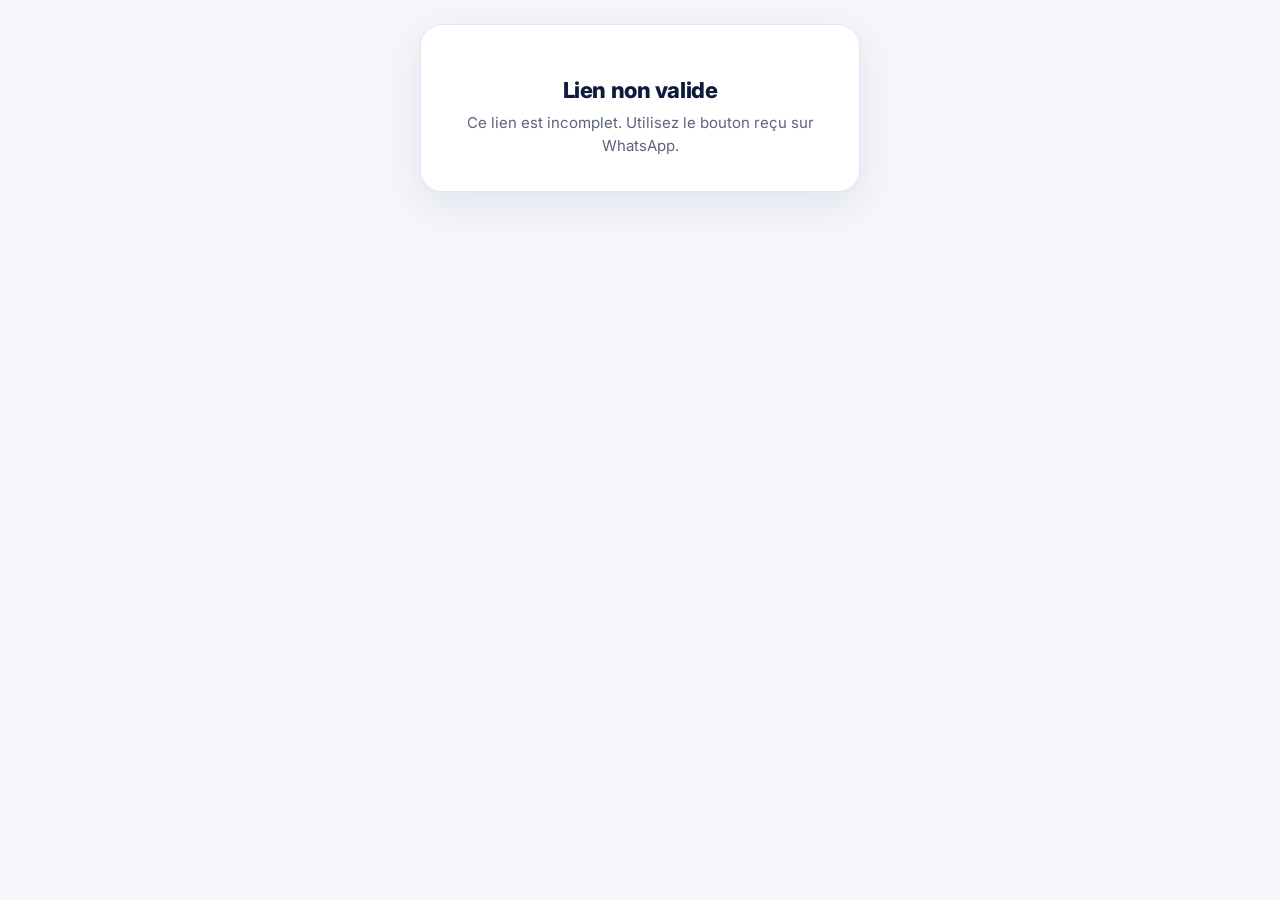
<file: boutique/reprise/index.html>
<!doctype html>
<html lang="fr">
<head>
<meta charset="utf-8">
<meta name="viewport" content="width=device-width,initial-scale=1,viewport-fit=cover">
<meta name="robots" content="noindex">
<title>Votre commande</title>
<link rel="preconnect" href="https://fonts.googleapis.com"><link rel="preconnect" href="https://fonts.gstatic.com" crossorigin>
<link href="https://fonts.googleapis.com/css2?family=Inter:wght@400;500;600;700;800&display=swap" rel="stylesheet">
<style>
:root{--ink:#0F1B3D;--soft:#5B6478;--line:#E3E8F2;--bg:#F4F6FB;--main:#1736A6;--ok:#12A150;--okbg:#E3F5EA}
*{box-sizing:border-box;margin:0;padding:0}
body{font-family:Inter,system-ui,sans-serif;background:var(--bg);color:var(--ink);min-height:100vh;display:flex;justify-content:center;padding:24px 16px calc(28px + env(safe-area-inset-bottom));-webkit-font-smoothing:antialiased}
.carte{width:100%;max-width:440px;background:#fff;border:1px solid var(--line);border-radius:22px;box-shadow:0 12px 36px rgba(15,27,61,.08);padding:24px 20px;align-self:flex-start}
.prod{display:flex;gap:14px;align-items:center;padding-bottom:18px;border-bottom:1px solid var(--line)}
.prod img{width:72px;height:72px;border-radius:14px;object-fit:cover;background:#F1F4FA;flex:0 0 auto}
.prod b{display:block;font-size:16px;line-height:1.3}.prod span{font-size:13px;color:var(--soft)}
h1{font-size:22px;font-weight:800;letter-spacing:-.02em;line-height:1.25;margin-top:18px}
.sous{color:var(--soft);font-size:15px;line-height:1.55;margin-top:6px}
.bloc{margin-top:20px}.bloc label,.bloc .lib{display:block;font-size:14.5px;font-weight:700;margin-bottom:8px}
.offres{display:flex;flex-direction:column;gap:8px}
.offres button{display:flex;justify-content:space-between;align-items:center;gap:10px;text-align:left;border:1px solid var(--line);background:#fff;border-radius:12px;padding:13px 14px;font:500 15px Inter,sans-serif;color:var(--ink);cursor:pointer}
.offres button b{font-weight:800;white-space:nowrap}
.offres button.on{border-color:var(--main);background:#EEF3FF;color:var(--main)}
input[type=text]{width:100%;border:1px solid var(--line);border-radius:12px;padding:12px 14px;font:500 15px Inter,sans-serif;color:var(--ink);background:#fff}
input:focus{outline:2px solid #C9D6FF;border-color:var(--main)}
.tel{font-size:15px;font-weight:600;background:#F7F9FD;border:1px solid var(--line);border-radius:12px;padding:12px 14px}
.atouts{margin-top:18px;background:#F7F9FD;border:1px solid var(--line);border-radius:14px;padding:12px 14px;display:flex;flex-direction:column;gap:8px}
.atouts div{display:flex;gap:10px;align-items:center;font-size:14px;font-weight:600}
.atouts svg{width:18px;height:18px;flex:0 0 auto;fill:none;stroke:var(--ok);stroke-width:2.4;stroke-linecap:round;stroke-linejoin:round}
.btn{display:flex;align-items:center;justify-content:center;width:100%;border:0;cursor:pointer;border-radius:14px;padding:16px;font:700 16px Inter,sans-serif;color:#fff;background:var(--ok);margin-top:20px;text-decoration:none}
.btn.clair{background:#fff;color:var(--ink);border:1px solid var(--line);font-weight:600;font-size:15px;margin-top:10px}
.btn:disabled{opacity:.6}
.err{color:#B42318;font-size:14px;margin-top:12px;line-height:1.45;min-height:18px}
.fin{text-align:center;padding:10px 0}
.rond{width:84px;height:84px;margin:0 auto 18px;border-radius:50%;background:var(--okbg);display:grid;place-items:center}
.rond svg{width:46px;height:46px;fill:none;stroke:var(--ok);stroke-width:2.6;stroke-linecap:round;stroke-linejoin:round}
.lignes{margin:20px 0 4px;border:1px solid var(--line);border-radius:16px;text-align:left;overflow:hidden}
.ligne{display:flex;justify-content:space-between;gap:14px;padding:12px 16px;font-size:14.5px;border-top:1px solid var(--line)}
.ligne:first-child{border-top:0}.ligne span{color:var(--soft)}.ligne b{text-align:right;font-weight:600}
.charge{padding:40px 0;color:var(--soft);font-size:15px;text-align:center}
.spin{width:34px;height:34px;margin:0 auto 14px;border:3px solid var(--line);border-top-color:var(--main);border-radius:50%;animation:t .8s linear infinite}
@keyframes t{to{transform:rotate(360deg)}}
</style>
</head>
<body>
<main class="carte" id="z"><div class="charge"><div class="spin"></div>Chargement…</div></main>
<script>
(function(){
  var API = "https://script.google.com/macros/s/AKfycbwgdtcXlXB9niD3hactnz4SLIrpY_q74iQQZwkr1vrUBjczfCCVWwamG69uqnUQZsba/exec";
  var z = document.getElementById('z'), c = new URLSearchParams(location.search).get('c') || '', V = '', B = '';
  var esc = function(s){ return String(s == null ? '' : s).replace(/[&<>"]/g, function(x){ return {'&':'&amp;','<':'&lt;','>':'&gt;','"':'&quot;'}[x]; }); };
  var coche = '<div class="rond"><svg viewBox="0 0 24 24"><circle cx="12" cy="12" r="9.5"/><path d="M7.6 12.4l3 3 5.8-6.2"/></svg></div>';
  var ok = '<svg viewBox="0 0 24 24"><path d="M5 12.5l4.2 4.2L19 7"/></svg>';
  var money = function(n, d){ return Math.round(Number(n) || 0).toLocaleString('fr-FR').replace(/[  ]/g, ' ') + ' ' + (d || 'FCFA'); };
  function appel(o){ o.v = V; o.b = B; return fetch(API, {method: 'POST', body: JSON.stringify(o)}).then(function(r){ return r.json(); }); }
  function erreur(t){ z.innerHTML = '<div class="fin"><h1>Lien non valide</h1><p class="sous">' + esc(t) + '</p></div>'; }
  if (!c || c.indexOf('.') < 1) return erreur('Ce lien est incomplet. Utilisez le bouton reçu sur WhatsApp.');
  try { var b = c.slice(0, c.lastIndexOf('.')).replace(/-/g, '+').replace(/_/g, '/'), j = JSON.parse(decodeURIComponent(escape(atob(b + '==='.slice((b.length + 3) % 4))))); V = j.v || ''; B = j.b || ''; } catch(e){}
  function photo(u){ u = String(u || ''); var m = u.match(/\/d\/([\w-]{20,})|[?&]id=([\w-]{20,})/); if (m) return 'https://drive.google.com/thumbnail?id=' + (m[1] || m[2]) + '&sz=w300'; return /^https?:/.test(u) ? u : (u ? '../' + u.replace(/^\.?\//, '') : ''); }
  var R = {}, choix = '';
  function formulaire(){
    var off = R.offres || [];
    z.innerHTML = '<div class="prod">' + (R.photo ? '<img alt="" src="' + esc(photo(R.photo)) + '">' : '') + '<div><span>Votre commande</span><b>' + esc(R.produit) + '</b></div></div>'
      + '<h1>' + (R.nom ? esc(R.nom.split(/\s+/)[0]) + ', on' : 'On') + ' vous la livre ?</h1>'
      + '<p class="sous">Vérifiez vos informations puis validez : notre équipe vous appelle pour fixer l’heure de livraison.</p>'
      + (off.length > 1 ? '<div class="bloc"><div class="lib">Votre offre</div><div class="offres">' + off.map(function(o){ return '<button type="button" data-k="' + esc(o.key) + '"><span>' + esc(o.label) + '</span><b>' + money(o.prix, R.devise) + '</b></button>'; }).join('') + '</div></div>'
        : '<div class="bloc"><div class="lib">Votre offre</div><div class="offres"><button type="button" class="on" data-k="' + esc((off[0] || {}).key || '') + '"><span>' + esc((off[0] || {}).label || '') + '</span><b>' + money((off[0] || {}).prix, R.devise) + '</b></button></div></div>')
      + '<div class="bloc"><label for="nom">Votre nom</label><input type="text" id="nom" maxlength="80" value="' + esc(R.nom) + '"></div>'
      + '<div class="bloc"><label for="ville">Ville ou commune</label><input type="text" id="ville" maxlength="60" value="' + esc(R.ville) + '"></div>'
      + '<div class="bloc"><label for="adr">Quartier et repère</label><input type="text" id="adr" maxlength="300" value="' + esc(R.adresse) + '" placeholder="ex. quartier, près de la pharmacie"></div>'
      + '<div class="bloc"><div class="lib">Votre numéro</div><div class="tel">' + esc(R.tel) + '</div></div>'
      + '<div class="atouts"><div>' + ok + 'Livraison gratuite</div><div>' + ok + 'Vous payez à la réception, après avoir vu votre colis</div></div>'
      + '<button class="btn" id="go">Oui, je veux être livré</button><div class="err" id="er"></div>'
      + (R.wa ? '<a class="btn clair" href="../wa/?n=' + esc(R.wa) + '">Écrire au service client</a>' : '');
    choix = R.offre || ((off[0] || {}).key || '');
    [].forEach.call(z.querySelectorAll('.offres button'), function(bt){
      bt.classList.toggle('on', bt.getAttribute('data-k') === choix);
      bt.onclick = function(){ choix = bt.getAttribute('data-k'); [].forEach.call(z.querySelectorAll('.offres button'), function(x){ x.classList.toggle('on', x === bt); }); };
    });
    document.getElementById('go').onclick = commander;
  }
  function commander(){
    var nom = document.getElementById('nom').value.trim(), ville = document.getElementById('ville').value.trim(), adr = document.getElementById('adr').value.trim(), er = document.getElementById('er'), go = document.getElementById('go');
    if (nom.length < 2) return er.textContent = 'Indiquez votre nom.';
    if (ville.length < 2) return er.textContent = 'Indiquez votre ville ou commune.';
    if (adr.length < 3) return er.textContent = 'Indiquez votre quartier et un repère, pour que le livreur vous trouve.';
    var o = (R.offres || []).find(function(x){ return x.key === choix; }) || (R.offres || [])[0] || {};
    er.textContent = ''; go.disabled = true; go.textContent = 'Validation en cours…';
    var payload = { hp: '', dt: 30000, produit: R.prodId, pays: R.pays, offre: o.key, nom: nom, tel: R.tel, ville: ville, adresse: adr, jour: '', moment: '',
      page: location.origin + location.pathname, attrib: { utm_source: 'relance whatsapp' }, relance: c, rid: 'rel' + Date.now().toString(36) + Math.random().toString(36).slice(2, 8),
      secours: { total: o.prix, label: o.label, qte: 1 } };
    var essai = function(n){
      return appel(payload).catch(function(){ if (n < 2) return new Promise(function(r){ setTimeout(r, 1500); }).then(function(){ return essai(n + 1); }); throw new Error('reseau'); });
    };
    essai(0).then(function(r){
      if (r && r.doublon) return merci({ numero: r.numero, produit: R.produit, offre: o.label, total: money(o.prix, R.devise) }, true);
      if (!r || !r.ok || !r.numero || r.numero === '—') throw new Error((r && r.erreur) || 'La validation n’a pas abouti. Réessayez.');
      merci({ numero: r.numero, produit: r.produit || R.produit, offre: r.offre || o.label, total: money(r.total || o.prix, r.devise || R.devise), adresse: r.adresse }, false);
      if (r.jc) confirmer(r.jc, 0);
    }).catch(function(e){ go.disabled = false; go.textContent = 'Oui, je veux être livré';
      er.textContent = e && e.message && e.message !== 'reseau' && !/fetch|network|json/i.test(e.message) ? e.message : 'Connexion coupée. Vérifiez votre internet puis réessayez.'; });
  }
  // Le client a dit oui : la livraison est confirmée tout de suite (la closeuse reçoit la fiche du livreur)
  function confirmer(jc, n){
    fetch(API, {method: 'POST', body: JSON.stringify({ type: 'confirmer', c: jc })}).then(function(r){ return r.json(); }).then(function(r){
      if (r && r.ok && r.introuvable && n < 8) setTimeout(function(){ confirmer(jc, n + 1); }, 8000);
    }).catch(function(){ if (n < 8) setTimeout(function(){ confirmer(jc, n + 1); }, 8000); });
  }
  function merci(x, deja){
    z.innerHTML = '<div class="fin">' + coche + '<h1>' + (deja ? 'Commande déjà enregistrée' : 'Commande validée') + '</h1>'
      + '<p class="sous">Merci' + (R.nom ? ' ' + esc(R.nom.split(/\s+/)[0]) : '') + ' ! Notre équipe vous appelle très vite pour fixer l’heure de livraison. Gardez votre téléphone allumé et décrochez.</p>'
      + '<div class="lignes">' + (x.numero ? '<div class="ligne"><span>Commande</span><b>n°' + esc(x.numero) + '</b></div>' : '')
      + '<div class="ligne"><span>Produit</span><b>' + esc(x.produit) + '</b></div>'
      + (x.offre ? '<div class="ligne"><span>Offre</span><b>' + esc(x.offre) + '</b></div>' : '')
      + (x.total ? '<div class="ligne"><span>À payer à la réception</span><b>' + esc(x.total) + '</b></div>' : '') + '</div></div>';
  }
  appel({ type: 'repriseInfos', c: c }).then(function(r){
    if (!r || !r.ok) return erreur((r && r.erreur) || 'Ce lien ne fonctionne pas.');
    if (r.introuvable) return erreur('Ce produit n’est plus disponible.');
    R = r;
    if (r.deja) return merci({ numero: r.numero, produit: r.produit, offre: '', total: '' }, true);
    formulaire();
  }).catch(function(){ erreur('Connexion impossible. Vérifiez votre internet puis rouvrez le lien.'); });
})();
</script>
</body>
</html>
</file>
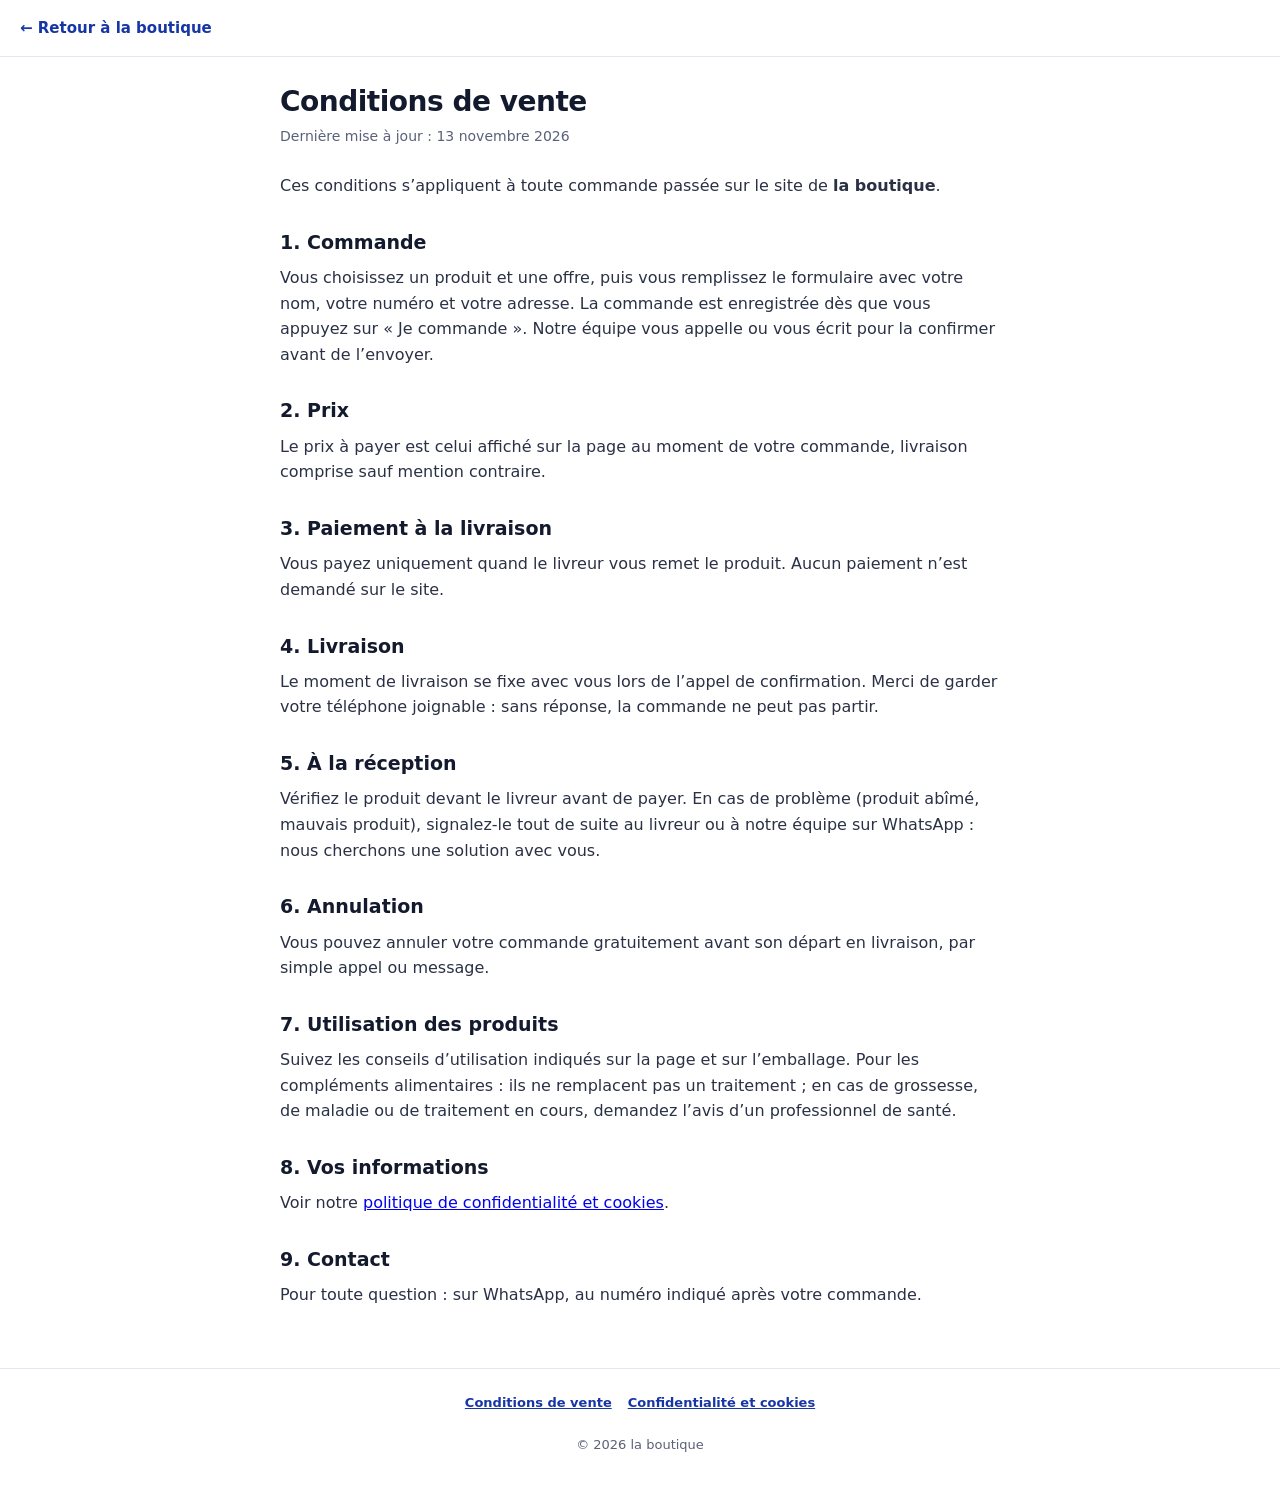
<file: boutique/conditions.html>
<!doctype html>
<html lang="fr"><head><meta charset="UTF-8"><meta name="viewport" content="width=device-width, initial-scale=1">
<title>Conditions de vente</title><meta name="description" content="Commande, paiement à la livraison, livraison, annulation : nos conditions de vente.">
<link rel="icon" href="favicon.ico?v=7" sizes="any"><meta name="theme-color" content="#1736A6">
<style>
:root{--main:#1736A6;--ink:#141A2E;--soft:#5A6178;--line:#E3E6EF;--surface:#F3F5FB}
*{box-sizing:border-box;margin:0;padding:0}
body{font-family:"Inter",system-ui,-apple-system,"Segoe UI",sans-serif;color:var(--ink);background:#fff;line-height:1.6;font-size:16px}
header{border-bottom:1px solid var(--line);padding:16px 20px;display:flex;align-items:center;gap:12px}
header a{color:var(--main);font-weight:700;text-decoration:none;font-size:15px}
main{max-width:760px;margin:0 auto;padding:28px 20px 60px}
h1{font-size:28px;line-height:1.2;letter-spacing:-.5px;margin-bottom:6px}
.maj{color:var(--soft);font-size:14px;margin-bottom:26px}
h2{font-size:19px;margin:28px 0 8px}
p,li{color:#2B3145;font-size:16px}
ul{padding-left:20px;margin:6px 0} li{margin:4px 0}
.encart{background:var(--surface);border-radius:14px;padding:16px 18px;margin:18px 0}
footer{text-align:center;color:var(--soft);font-size:13px;padding:24px 18px 30px;border-top:1px solid var(--line)}
footer a{color:var(--main);font-weight:600;margin:0 8px}
</style></head>
<body>
<header><a href="./" id="retour">← Retour à la boutique</a></header>
<main>
<h1>Conditions de vente</h1><p class="maj">Dernière mise à jour : 13 novembre 2026</p>
<p>Ces conditions s’appliquent à toute commande passée sur le site de <b class="nom">la boutique</b>.</p>
<h2>1. Commande</h2>
<p>Vous choisissez un produit et une offre, puis vous remplissez le formulaire avec votre nom, votre numéro et votre adresse. La commande est enregistrée dès que vous appuyez sur « Je commande ». Notre équipe vous appelle ou vous écrit pour la confirmer avant de l’envoyer.</p>
<h2>2. Prix</h2>
<p>Le prix à payer est celui affiché sur la page au moment de votre commande, livraison comprise sauf mention contraire.</p>
<h2>3. Paiement à la livraison</h2>
<p>Vous payez uniquement quand le livreur vous remet le produit. Aucun paiement n’est demandé sur le site.</p>
<h2>4. Livraison</h2>
<p>Le moment de livraison se fixe avec vous lors de l’appel de confirmation. Merci de garder votre téléphone joignable : sans réponse, la commande ne peut pas partir.</p>
<h2>5. À la réception</h2>
<p>Vérifiez le produit devant le livreur avant de payer. En cas de problème (produit abîmé, mauvais produit), signalez-le tout de suite au livreur ou à notre équipe sur WhatsApp : nous cherchons une solution avec vous.</p>
<h2>6. Annulation</h2>
<p>Vous pouvez annuler votre commande gratuitement avant son départ en livraison, par simple appel ou message.</p>
<h2>7. Utilisation des produits</h2>
<p>Suivez les conseils d’utilisation indiqués sur la page et sur l’emballage. Pour les compléments alimentaires : ils ne remplacent pas un traitement ; en cas de grossesse, de maladie ou de traitement en cours, demandez l’avis d’un professionnel de santé.</p>
<h2>8. Vos informations</h2>
<p>Voir notre <a href="confidentialite.html" class="lk">politique de confidentialité et cookies</a>.</p>
<h2>9. Contact</h2>
<p>Pour toute question : sur WhatsApp, au numéro indiqué après votre commande.</p>
</main>
<footer><a href="conditions.html" class="lk">Conditions de vente</a><a href="confidentialite.html" class="lk">Confidentialité et cookies</a><br><br>© <span id="an"></span> <span class="nom">la boutique</span></footer>
<script>
(function(){
  var q = new URLSearchParams(location.search), n = (q.get('n') || '').slice(0, 80);
  document.getElementById('an').textContent = new Date().getFullYear();
  if (n) document.querySelectorAll('.nom').forEach(function(e){ e.textContent = n; });
  var r = new URLSearchParams(location.search); r.delete('n'); var rs = r.toString();
  document.getElementById('retour').href = './' + (rs ? '?' + rs : '');
  document.querySelectorAll('.lk').forEach(function(a){ a.href = a.getAttribute('href').split('?')[0] + location.search; });
})();
</script>
</body></html>
</file>
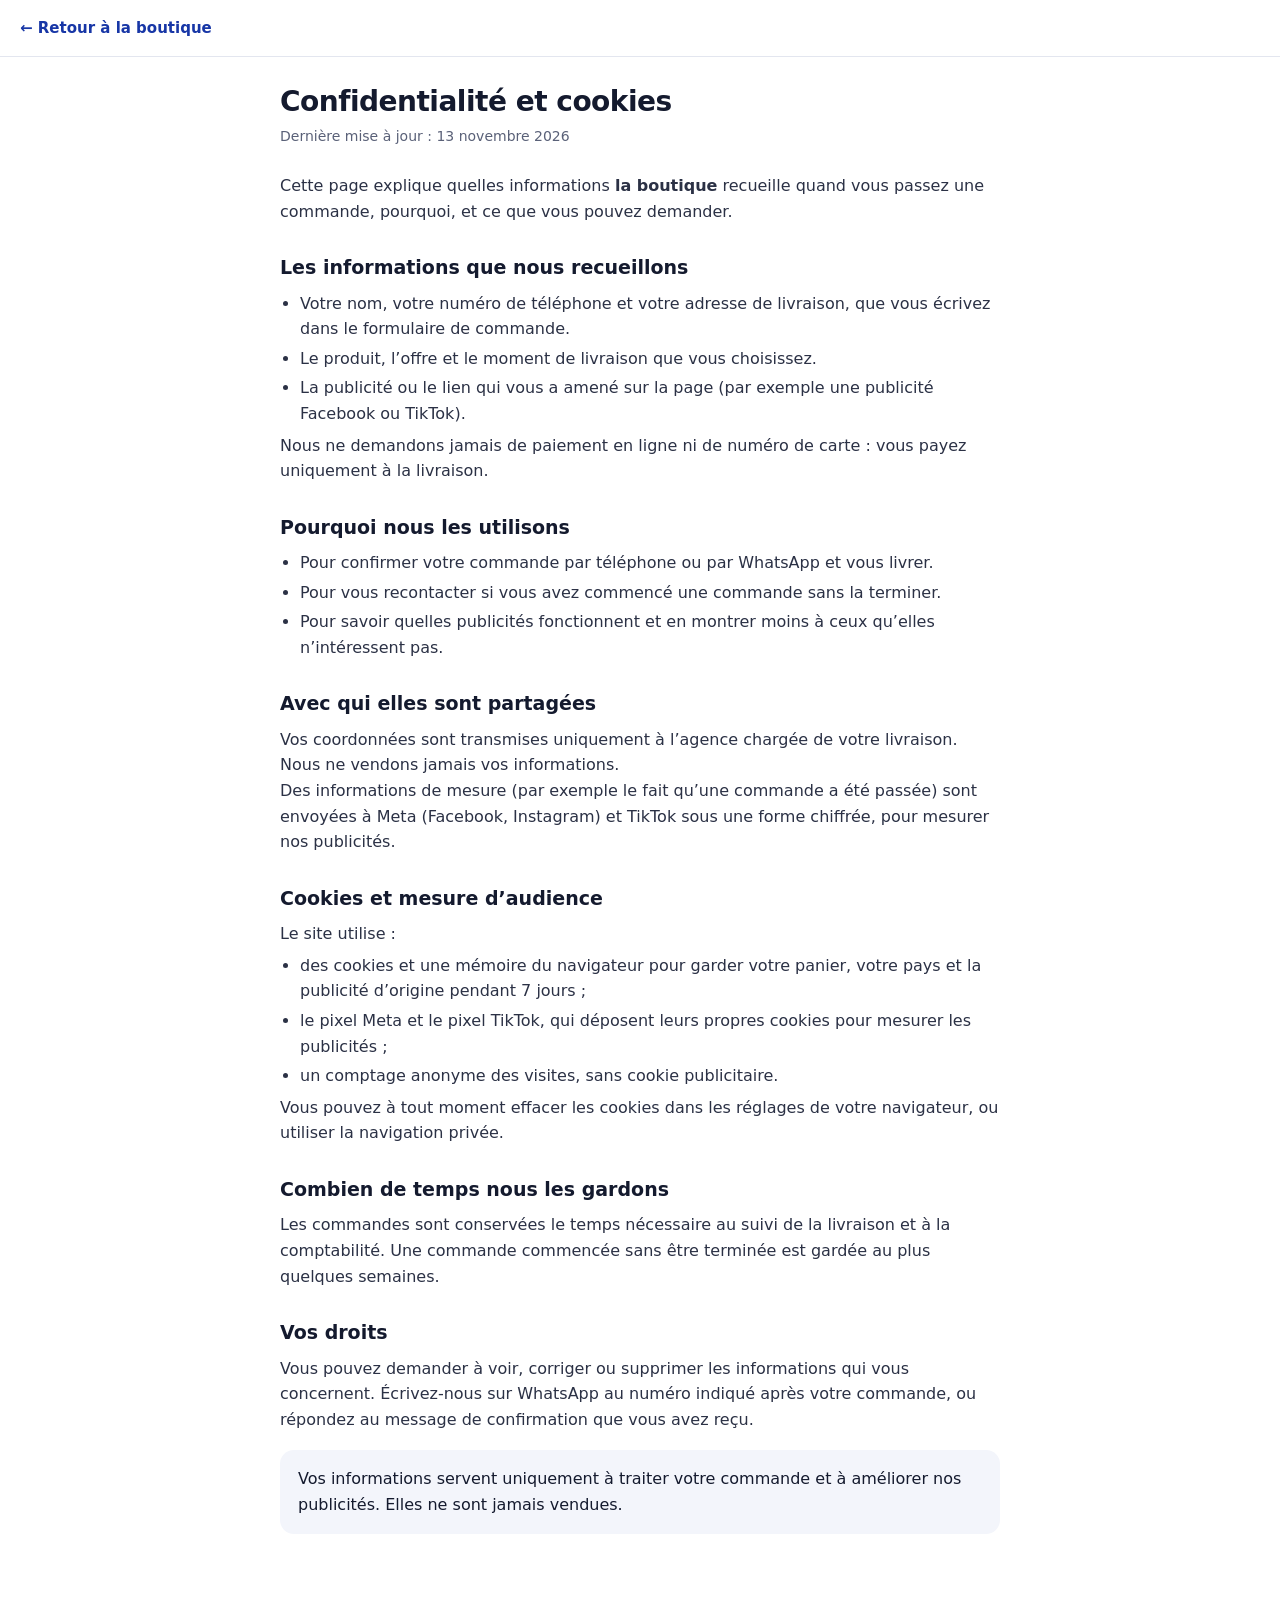
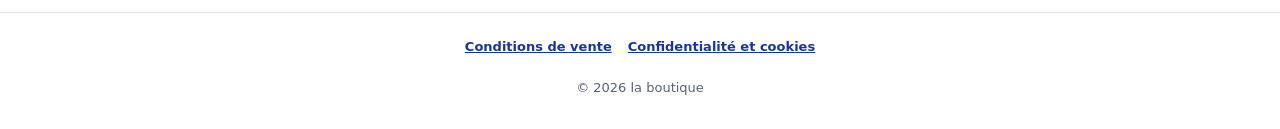
<file: boutique/confidentialite.html>
<!doctype html>
<html lang="fr"><head><meta charset="UTF-8"><meta name="viewport" content="width=device-width, initial-scale=1">
<title>Confidentialité et cookies</title><meta name="description" content="Comment vos informations sont utilisées quand vous commandez : paiement à la livraison, aucune donnée vendue.">
<link rel="icon" href="favicon.ico?v=7" sizes="any"><meta name="theme-color" content="#1736A6">
<style>
:root{--main:#1736A6;--ink:#141A2E;--soft:#5A6178;--line:#E3E6EF;--surface:#F3F5FB}
*{box-sizing:border-box;margin:0;padding:0}
body{font-family:"Inter",system-ui,-apple-system,"Segoe UI",sans-serif;color:var(--ink);background:#fff;line-height:1.6;font-size:16px}
header{border-bottom:1px solid var(--line);padding:16px 20px;display:flex;align-items:center;gap:12px}
header a{color:var(--main);font-weight:700;text-decoration:none;font-size:15px}
main{max-width:760px;margin:0 auto;padding:28px 20px 60px}
h1{font-size:28px;line-height:1.2;letter-spacing:-.5px;margin-bottom:6px}
.maj{color:var(--soft);font-size:14px;margin-bottom:26px}
h2{font-size:19px;margin:28px 0 8px}
p,li{color:#2B3145;font-size:16px}
ul{padding-left:20px;margin:6px 0} li{margin:4px 0}
.encart{background:var(--surface);border-radius:14px;padding:16px 18px;margin:18px 0}
footer{text-align:center;color:var(--soft);font-size:13px;padding:24px 18px 30px;border-top:1px solid var(--line)}
footer a{color:var(--main);font-weight:600;margin:0 8px}
</style></head>
<body>
<header><a href="./" id="retour">← Retour à la boutique</a></header>
<main>
<h1>Confidentialité et cookies</h1><p class="maj">Dernière mise à jour : 13 novembre 2026</p>
<p>Cette page explique quelles informations <b class="nom">la boutique</b> recueille quand vous passez une commande, pourquoi, et ce que vous pouvez demander.</p>
<h2>Les informations que nous recueillons</h2>
<ul><li>Votre nom, votre numéro de téléphone et votre adresse de livraison, que vous écrivez dans le formulaire de commande.</li>
<li>Le produit, l’offre et le moment de livraison que vous choisissez.</li>
<li>La publicité ou le lien qui vous a amené sur la page (par exemple une publicité Facebook ou TikTok).</li></ul>
<p>Nous ne demandons jamais de paiement en ligne ni de numéro de carte : vous payez uniquement à la livraison.</p>
<h2>Pourquoi nous les utilisons</h2>
<ul><li>Pour confirmer votre commande par téléphone ou par WhatsApp et vous livrer.</li>
<li>Pour vous recontacter si vous avez commencé une commande sans la terminer.</li>
<li>Pour savoir quelles publicités fonctionnent et en montrer moins à ceux qu’elles n’intéressent pas.</li></ul>
<h2>Avec qui elles sont partagées</h2>
<p>Vos coordonnées sont transmises uniquement à l’agence chargée de votre livraison. Nous ne vendons jamais vos informations.</p>
<p>Des informations de mesure (par exemple le fait qu’une commande a été passée) sont envoyées à Meta (Facebook, Instagram) et TikTok sous une forme chiffrée, pour mesurer nos publicités.</p>
<h2 id="cookies">Cookies et mesure d’audience</h2>
<p>Le site utilise :</p>
<ul><li>des cookies et une mémoire du navigateur pour garder votre panier, votre pays et la publicité d’origine pendant 7 jours ;</li>
<li>le pixel Meta et le pixel TikTok, qui déposent leurs propres cookies pour mesurer les publicités ;</li>
<li>un comptage anonyme des visites, sans cookie publicitaire.</li></ul>
<p>Vous pouvez à tout moment effacer les cookies dans les réglages de votre navigateur, ou utiliser la navigation privée.</p>
<h2>Combien de temps nous les gardons</h2>
<p>Les commandes sont conservées le temps nécessaire au suivi de la livraison et à la comptabilité. Une commande commencée sans être terminée est gardée au plus quelques semaines.</p>
<h2>Vos droits</h2>
<p>Vous pouvez demander à voir, corriger ou supprimer les informations qui vous concernent. Écrivez-nous sur WhatsApp au numéro indiqué après votre commande, ou répondez au message de confirmation que vous avez reçu.</p>
<div class="encart">Vos informations servent uniquement à traiter votre commande et à améliorer nos publicités. Elles ne sont jamais vendues.</div>
</main>
<footer><a href="conditions.html" class="lk">Conditions de vente</a><a href="confidentialite.html" class="lk">Confidentialité et cookies</a><br><br>© <span id="an"></span> <span class="nom">la boutique</span></footer>
<script>
(function(){
  var q = new URLSearchParams(location.search), n = (q.get('n') || '').slice(0, 80);
  document.getElementById('an').textContent = new Date().getFullYear();
  if (n) document.querySelectorAll('.nom').forEach(function(e){ e.textContent = n; });
  var r = new URLSearchParams(location.search); r.delete('n'); var rs = r.toString();
  document.getElementById('retour').href = './' + (rs ? '?' + rs : '');
  document.querySelectorAll('.lk').forEach(function(a){ a.href = a.getAttribute('href').split('?')[0] + location.search; });
})();
</script>
</body></html>
</file>
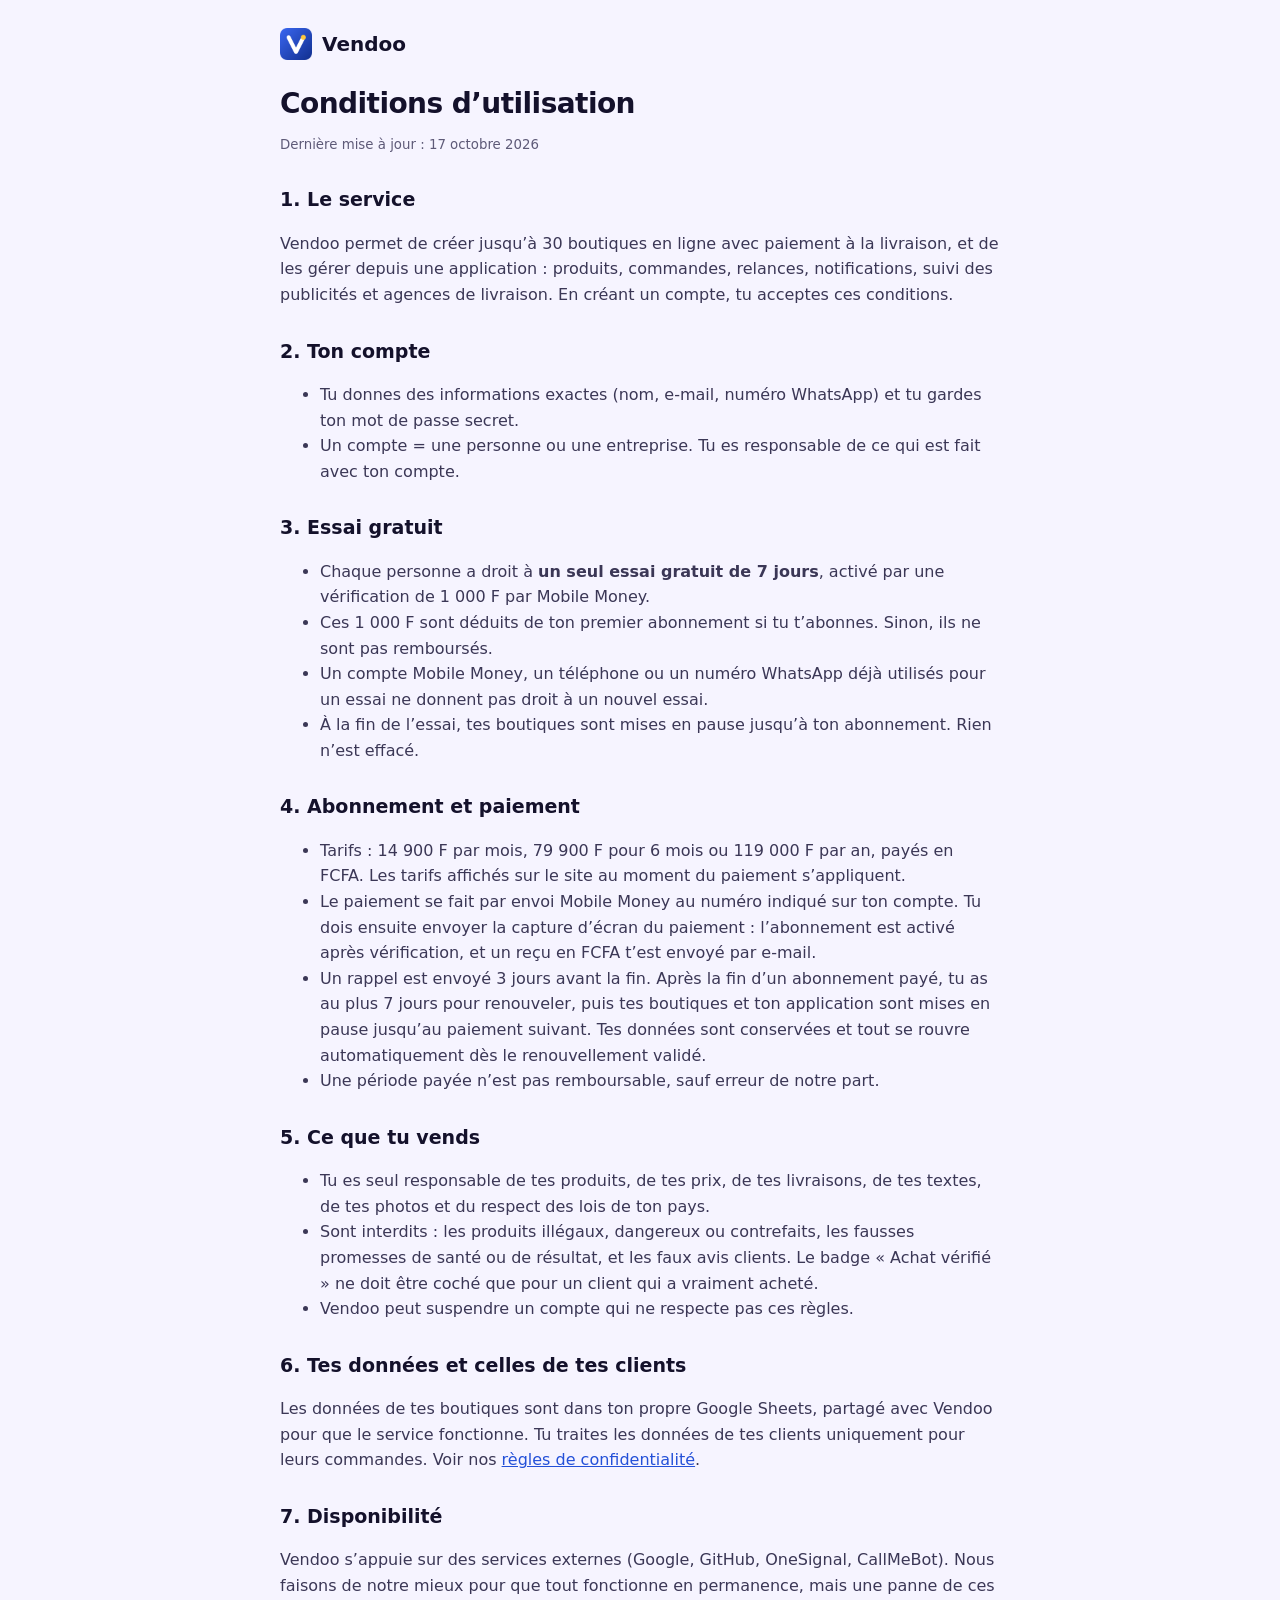
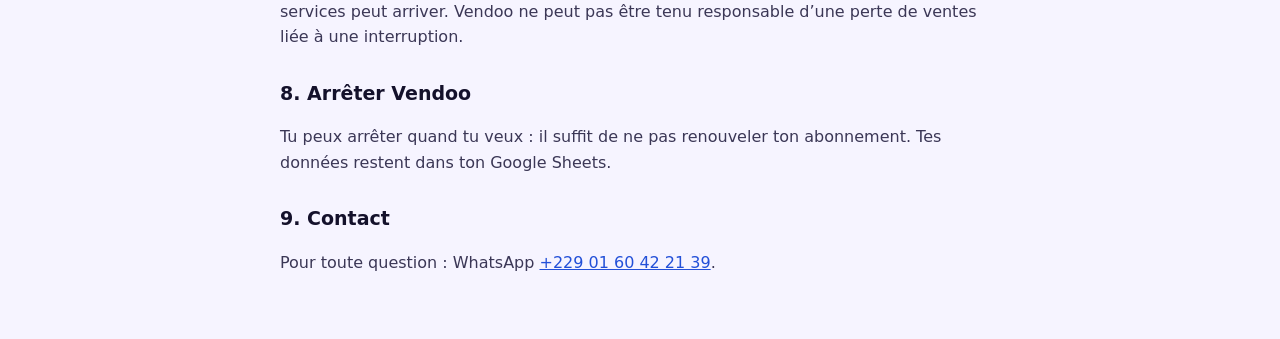
<file: vendoo/conditions.html>
<!doctype html>
<html lang="fr">
<head>
<meta charset="utf-8">
<meta name="viewport" content="width=device-width,initial-scale=1">
<title>Vendoo – Conditions d’utilisation</title>
<link rel="icon" href="favicon-32.png" sizes="32x32">
<style>
body{margin:0;font:16px/1.6 system-ui,-apple-system,"Segoe UI",Roboto,sans-serif;color:#14112B;background:#F6F4FF}
main{max-width:720px;margin:0 auto;padding:28px 16px 48px}
h1{font-size:28px;letter-spacing:-.02em;margin:0 0 4px}
h2{font-size:19px;margin:28px 0 6px}
p,li{color:#3b3756}
a{color:#2350D8}
.top{display:flex;align-items:center;gap:10px;font-weight:800;font-size:20px;text-decoration:none;color:#14112B;margin-bottom:22px}
.top img{width:32px;height:32px}
small{color:#5E5A78}
</style>
</head>
<body>
<main>
<a class="top" href="./"><img src="icon-192.png" alt="">Vendoo</a>
<h1>Conditions d’utilisation</h1>
<small>Dernière mise à jour : 17 octobre 2026</small>

<h2>1. Le service</h2>
<p>Vendoo permet de créer jusqu’à 30 boutiques en ligne avec paiement à la livraison, et de les gérer depuis une application : produits, commandes, relances, notifications, suivi des publicités et agences de livraison. En créant un compte, tu acceptes ces conditions.</p>

<h2>2. Ton compte</h2>
<ul>
<li>Tu donnes des informations exactes (nom, e-mail, numéro WhatsApp) et tu gardes ton mot de passe secret.</li>
<li>Un compte = une personne ou une entreprise. Tu es responsable de ce qui est fait avec ton compte.</li>
</ul>

<h2>3. Essai gratuit</h2>
<ul>
<li>Chaque personne a droit à <b>un seul essai gratuit de 7 jours</b>, activé par une vérification de 1 000 F par Mobile Money.</li>
<li>Ces 1 000 F sont déduits de ton premier abonnement si tu t’abonnes. Sinon, ils ne sont pas remboursés.</li>
<li>Un compte Mobile Money, un téléphone ou un numéro WhatsApp déjà utilisés pour un essai ne donnent pas droit à un nouvel essai.</li>
<li>À la fin de l’essai, tes boutiques sont mises en pause jusqu’à ton abonnement. Rien n’est effacé.</li>
</ul>

<h2>4. Abonnement et paiement</h2>
<ul>
<li>Tarifs : 14 900 F par mois, 79 900 F pour 6 mois ou 119 000 F par an, payés en FCFA. Les tarifs affichés sur le site au moment du paiement s’appliquent.</li>
<li>Le paiement se fait par envoi Mobile Money au numéro indiqué sur ton compte. Tu dois ensuite envoyer la capture d’écran du paiement : l’abonnement est activé après vérification, et un reçu en FCFA t’est envoyé par e-mail.</li>
<li>Un rappel est envoyé 3 jours avant la fin. Après la fin d’un abonnement payé, tu as au plus 7 jours pour renouveler, puis tes boutiques et ton application sont mises en pause jusqu’au paiement suivant. Tes données sont conservées et tout se rouvre automatiquement dès le renouvellement validé.</li>
<li>Une période payée n’est pas remboursable, sauf erreur de notre part.</li>
</ul>

<h2>5. Ce que tu vends</h2>
<ul>
<li>Tu es seul responsable de tes produits, de tes prix, de tes livraisons, de tes textes, de tes photos et du respect des lois de ton pays.</li>
<li>Sont interdits : les produits illégaux, dangereux ou contrefaits, les fausses promesses de santé ou de résultat, et les faux avis clients. Le badge « Achat vérifié » ne doit être coché que pour un client qui a vraiment acheté.</li>
<li>Vendoo peut suspendre un compte qui ne respecte pas ces règles.</li>
</ul>

<h2>6. Tes données et celles de tes clients</h2>
<p>Les données de tes boutiques sont dans ton propre Google Sheets, partagé avec Vendoo pour que le service fonctionne. Tu traites les données de tes clients uniquement pour leurs commandes. Voir nos <a href="confidentialite.html">règles de confidentialité</a>.</p>

<h2>7. Disponibilité</h2>
<p>Vendoo s’appuie sur des services externes (Google, GitHub, OneSignal, CallMeBot). Nous faisons de notre mieux pour que tout fonctionne en permanence, mais une panne de ces services peut arriver. Vendoo ne peut pas être tenu responsable d’une perte de ventes liée à une interruption.</p>

<h2>8. Arrêter Vendoo</h2>
<p>Tu peux arrêter quand tu veux : il suffit de ne pas renouveler ton abonnement. Tes données restent dans ton Google Sheets.</p>

<h2>9. Contact</h2>
<p>Pour toute question : WhatsApp <a href="https://wa.me/2290160422139">+229 01 60 42 21 39</a>.</p>
</main>
</body>
</html>
</file>
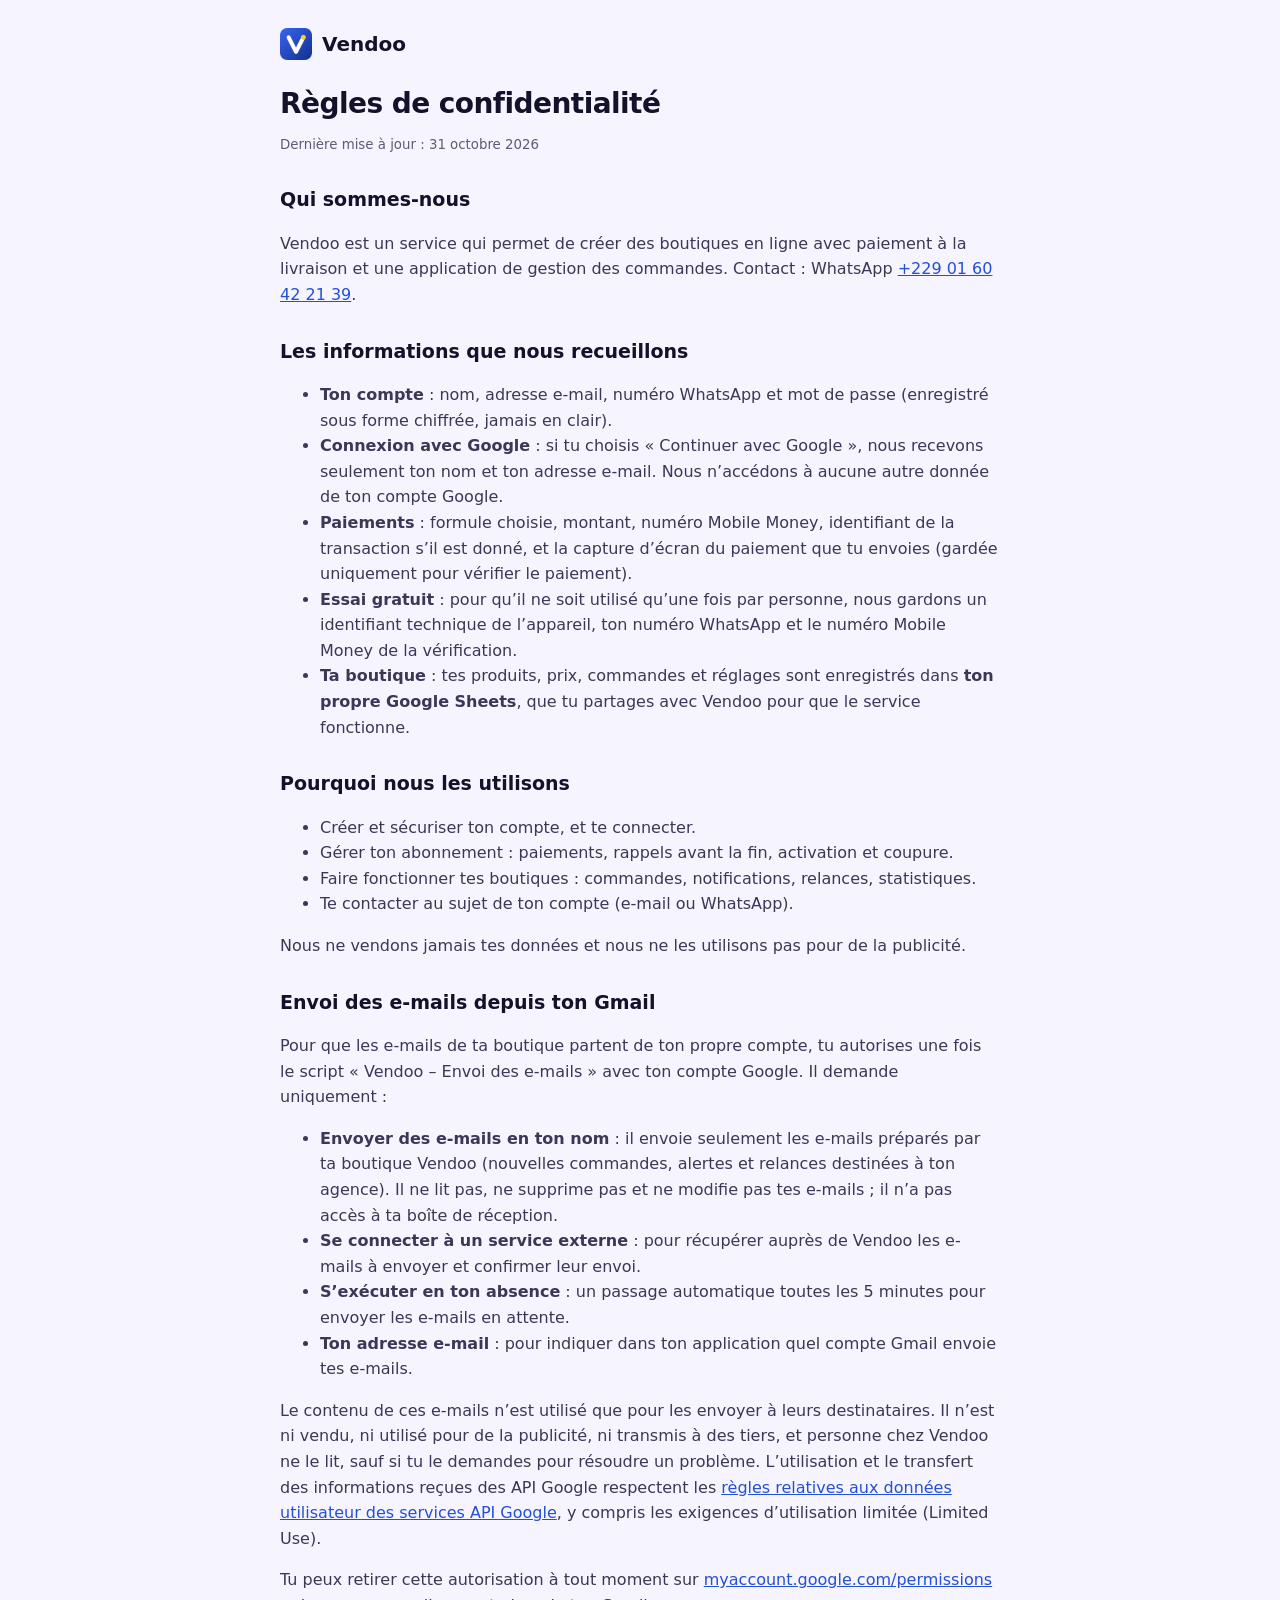
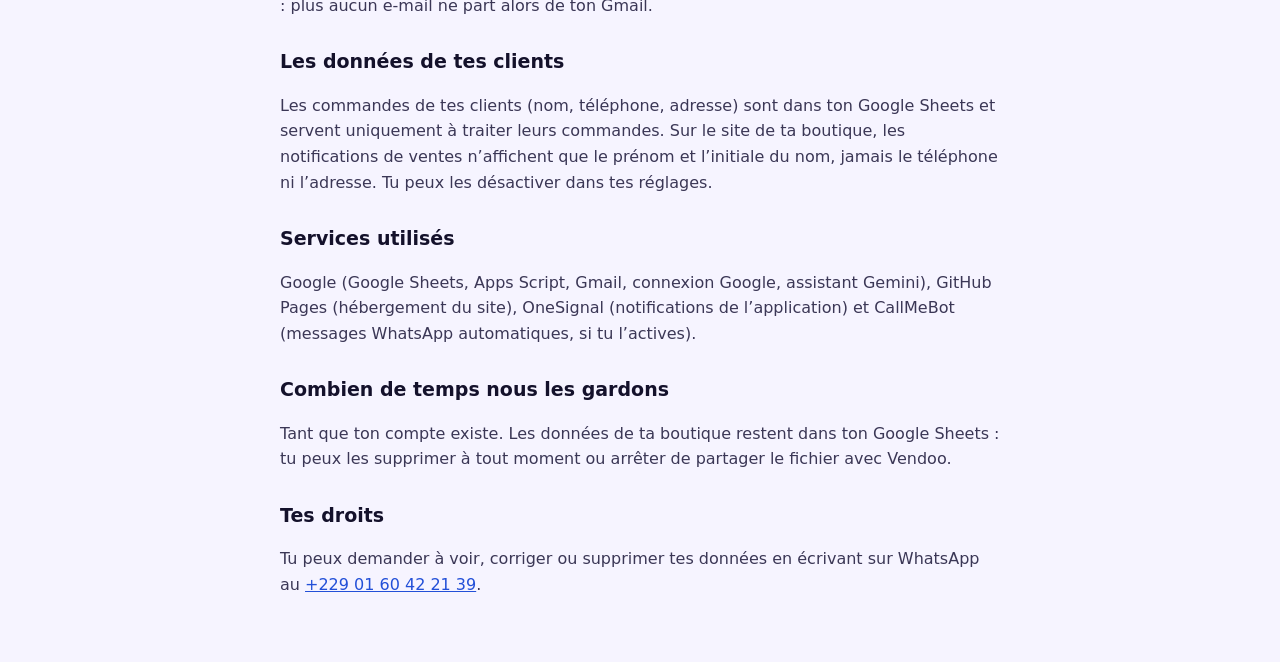
<file: vendoo/confidentialite.html>
<!doctype html>
<html lang="fr">
<head>
<meta charset="utf-8">
<meta name="viewport" content="width=device-width,initial-scale=1">
<title>Vendoo – Règles de confidentialité</title>
<link rel="icon" href="favicon-32.png" sizes="32x32">
<style>
body{margin:0;font:16px/1.6 system-ui,-apple-system,"Segoe UI",Roboto,sans-serif;color:#14112B;background:#F6F4FF}
main{max-width:720px;margin:0 auto;padding:28px 16px 48px}
h1{font-size:28px;letter-spacing:-.02em;margin:0 0 4px}
h2{font-size:19px;margin:28px 0 6px}
p,li{color:#3b3756}
a{color:#2350D8}
.top{display:flex;align-items:center;gap:10px;font-weight:800;font-size:20px;text-decoration:none;color:#14112B;margin-bottom:22px}
.top img{width:32px;height:32px}
small{color:#5E5A78}
</style>
</head>
<body>
<main>
<a class="top" href="./"><img src="icon-192.png" alt="">Vendoo</a>
<h1>Règles de confidentialité</h1>
<small>Dernière mise à jour : 31 octobre 2026</small>

<h2>Qui sommes-nous</h2>
<p>Vendoo est un service qui permet de créer des boutiques en ligne avec paiement à la livraison et une application de gestion des commandes. Contact : WhatsApp <a href="https://wa.me/2290160422139">+229 01 60 42 21 39</a>.</p>

<h2>Les informations que nous recueillons</h2>
<ul>
<li><b>Ton compte</b> : nom, adresse e-mail, numéro WhatsApp et mot de passe (enregistré sous forme chiffrée, jamais en clair).</li>
<li><b>Connexion avec Google</b> : si tu choisis « Continuer avec Google », nous recevons seulement ton nom et ton adresse e-mail. Nous n’accédons à aucune autre donnée de ton compte Google.</li>
<li><b>Paiements</b> : formule choisie, montant, numéro Mobile Money, identifiant de la transaction s’il est donné, et la capture d’écran du paiement que tu envoies (gardée uniquement pour vérifier le paiement).</li>
<li><b>Essai gratuit</b> : pour qu’il ne soit utilisé qu’une fois par personne, nous gardons un identifiant technique de l’appareil, ton numéro WhatsApp et le numéro Mobile Money de la vérification.</li>
<li><b>Ta boutique</b> : tes produits, prix, commandes et réglages sont enregistrés dans <b>ton propre Google Sheets</b>, que tu partages avec Vendoo pour que le service fonctionne.</li>
</ul>

<h2>Pourquoi nous les utilisons</h2>
<ul>
<li>Créer et sécuriser ton compte, et te connecter.</li>
<li>Gérer ton abonnement : paiements, rappels avant la fin, activation et coupure.</li>
<li>Faire fonctionner tes boutiques : commandes, notifications, relances, statistiques.</li>
<li>Te contacter au sujet de ton compte (e-mail ou WhatsApp).</li>
</ul>
<p>Nous ne vendons jamais tes données et nous ne les utilisons pas pour de la publicité.</p>

<h2>Envoi des e-mails depuis ton Gmail</h2>
<p>Pour que les e-mails de ta boutique partent de ton propre compte, tu autorises une fois le script « Vendoo – Envoi des e-mails » avec ton compte Google. Il demande uniquement :</p>
<ul>
<li><b>Envoyer des e-mails en ton nom</b> : il envoie seulement les e-mails préparés par ta boutique Vendoo (nouvelles commandes, alertes et relances destinées à ton agence). Il ne lit pas, ne supprime pas et ne modifie pas tes e-mails ; il n’a pas accès à ta boîte de réception.</li>
<li><b>Se connecter à un service externe</b> : pour récupérer auprès de Vendoo les e-mails à envoyer et confirmer leur envoi.</li>
<li><b>S’exécuter en ton absence</b> : un passage automatique toutes les 5 minutes pour envoyer les e-mails en attente.</li>
<li><b>Ton adresse e-mail</b> : pour indiquer dans ton application quel compte Gmail envoie tes e-mails.</li>
</ul>
<p>Le contenu de ces e-mails n’est utilisé que pour les envoyer à leurs destinataires. Il n’est ni vendu, ni utilisé pour de la publicité, ni transmis à des tiers, et personne chez Vendoo ne le lit, sauf si tu le demandes pour résoudre un problème. L’utilisation et le transfert des informations reçues des API Google respectent les <a href="https://developers.google.com/terms/api-services-user-data-policy" target="_blank" rel="noopener">règles relatives aux données utilisateur des services API Google</a>, y compris les exigences d’utilisation limitée (Limited Use).</p>
<p>Tu peux retirer cette autorisation à tout moment sur <a href="https://myaccount.google.com/permissions" target="_blank" rel="noopener">myaccount.google.com/permissions</a> : plus aucun e-mail ne part alors de ton Gmail.</p>

<h2>Les données de tes clients</h2>
<p>Les commandes de tes clients (nom, téléphone, adresse) sont dans ton Google Sheets et servent uniquement à traiter leurs commandes. Sur le site de ta boutique, les notifications de ventes n’affichent que le prénom et l’initiale du nom, jamais le téléphone ni l’adresse. Tu peux les désactiver dans tes réglages.</p>

<h2>Services utilisés</h2>
<p>Google (Google Sheets, Apps Script, Gmail, connexion Google, assistant Gemini), GitHub Pages (hébergement du site), OneSignal (notifications de l’application) et CallMeBot (messages WhatsApp automatiques, si tu l’actives).</p>

<h2>Combien de temps nous les gardons</h2>
<p>Tant que ton compte existe. Les données de ta boutique restent dans ton Google Sheets : tu peux les supprimer à tout moment ou arrêter de partager le fichier avec Vendoo.</p>

<h2>Tes droits</h2>
<p>Tu peux demander à voir, corriger ou supprimer tes données en écrivant sur WhatsApp au <a href="https://wa.me/2290160422139">+229 01 60 42 21 39</a>.</p>
</main>
</body>
</html>
</file>
